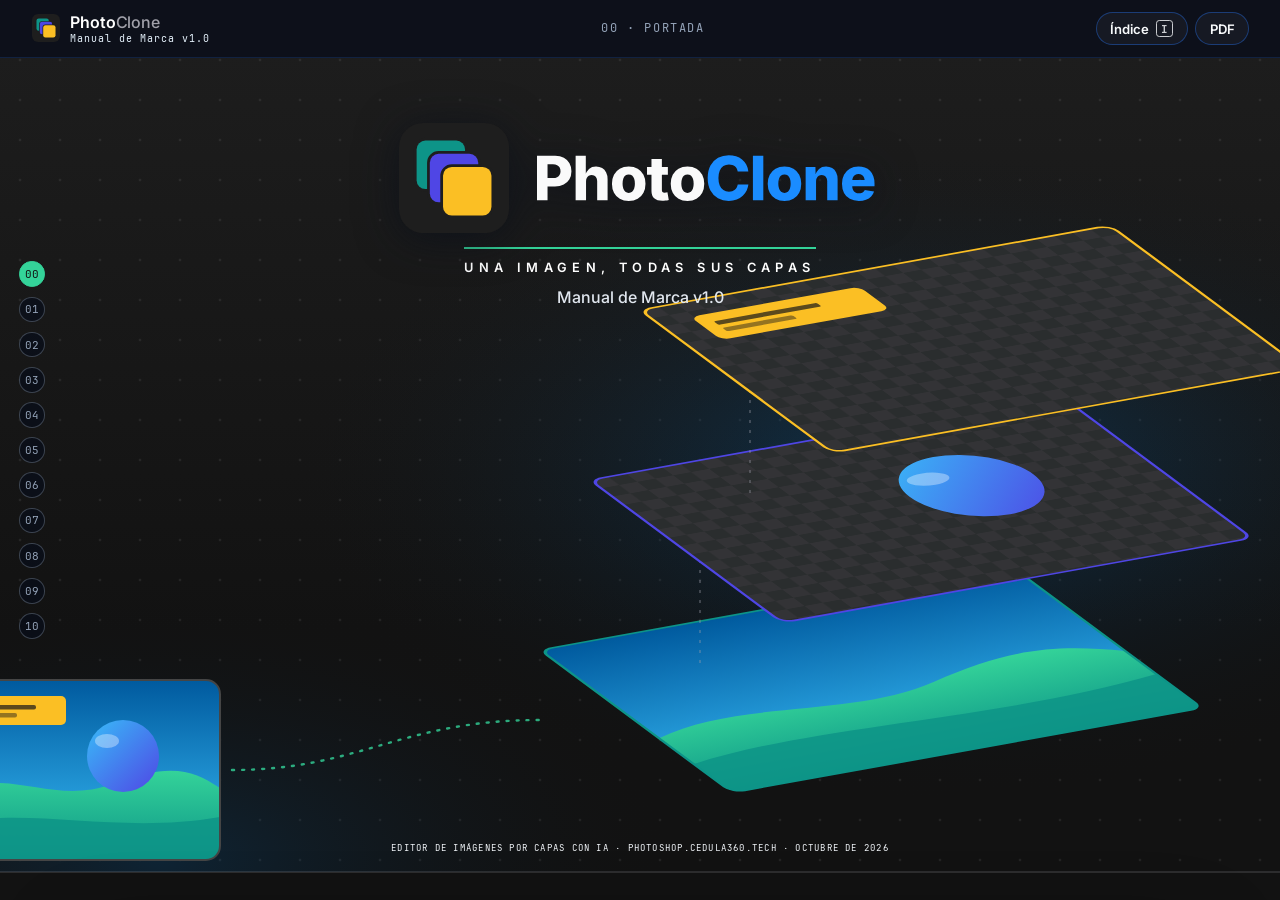
<file: docs/Manual_Marca_PhotoClone/v1.0/index.html>
<!DOCTYPE html>
<!-- GENERADO por scripts/build_v1.py desde contenido/ + plantillas/ + assets/ — no editar a mano. -->
<html lang="es">
<head>
<meta charset="utf-8">
<meta name="viewport" content="width=device-width, initial-scale=1">
<meta name="color-scheme" content="dark">
<title>PhotoClone · Manual de Marca v1.0.0</title>
<meta name="description" content="Manual de Marca PhotoClone v1.0 «Una imagen, todas sus capas»: origen, producto, símbolo, color, tipografía, interfaces, aplicaciones, tono, web y gobernanza, con cada afirmación respaldada por su fuente.">
<link rel="icon" href="assets/logos/pc-simbolo.svg" type="image/svg+xml">
<link rel="stylesheet" href="assets/fonts/fonts.css">
<link rel="stylesheet" href="assets/css/pc-v1-base.css">
<link rel="stylesheet" href="assets/css/pc-v1-inmersivo.css">
</head>
<body class="modo-inmersivo">
<a class="saltar" href="#principal">Saltar al contenido</a>

<header class="cab" role="banner">
  <a class="cab-marca" href="#cap-portada" data-ir="cap-portada" aria-label="PhotoClone, volver a la portada">
    <span class="cab-iso" aria-hidden="true"><svg width="100%" height="100%" focusable="false" aria-hidden="true"  xmlns="http://www.w3.org/2000/svg" viewBox="0 0 100 100"><g><rect width="100" height="100" rx="22" fill="#1E1E1E"/><rect x="16" y="16" width="44" height="44" rx="8" fill="#0D9488" stroke="#1E1E1E" stroke-width="5" paint-order="stroke"/><rect x="28" y="28" width="44" height="44" rx="8" fill="#4F46E5" stroke="#1E1E1E" stroke-width="5" paint-order="stroke"/><rect x="40" y="40" width="44" height="44" rx="8" fill="#FBBF24" stroke="#1E1E1E" stroke-width="5" paint-order="stroke"/></g></svg></span>
    <span class="cab-txt">Photo<i>Clone</i> <small>Manual de Marca v1.0</small></span>
  </a>
  <p class="cab-escena" aria-live="polite"><span data-escena-num>00</span> · <span data-escena-tit>Portada</span></p>
  <nav class="cab-acciones" aria-label="Acciones">
    <button type="button" class="btn-cab" data-abrir-indice aria-haspopup="dialog" aria-controls="indice">Índice <kbd>I</kbd></button>
    <a class="btn-cab" href="impresion.html" target="_blank" rel="noopener">PDF</a>
  </nav>
  <div class="progreso" aria-hidden="true"><span data-progreso></span></div>
</header>

<nav class="rail" aria-label="Capítulos">
  <ol><li><a href="#cap-portada" data-ir="cap-portada"><span class="rail-num">00</span><span class="rail-tit">Portada</span></a></li><li><a href="#cap-origen" data-ir="cap-origen"><span class="rail-num">01</span><span class="rail-tit">Origen</span></a></li><li><a href="#cap-producto" data-ir="cap-producto"><span class="rail-num">02</span><span class="rail-tit">Producto</span></a></li><li><a href="#cap-simbolo" data-ir="cap-simbolo"><span class="rail-num">03</span><span class="rail-tit">Símbolo</span></a></li><li><a href="#cap-color" data-ir="cap-color"><span class="rail-num">04</span><span class="rail-tit">Color</span></a></li><li><a href="#cap-tipografia" data-ir="cap-tipografia"><span class="rail-num">05</span><span class="rail-tit">Tipografía</span></a></li><li><a href="#cap-interfaces" data-ir="cap-interfaces"><span class="rail-num">06</span><span class="rail-tit">Interfaces</span></a></li><li><a href="#cap-aplicaciones" data-ir="cap-aplicaciones"><span class="rail-num">07</span><span class="rail-tit">Aplicaciones</span></a></li><li><a href="#cap-tono" data-ir="cap-tono"><span class="rail-num">08</span><span class="rail-tit">Tono</span></a></li><li><a href="#cap-web" data-ir="cap-web"><span class="rail-num">09</span><span class="rail-tit">Web</span></a></li><li><a href="#cap-gobernanza" data-ir="cap-gobernanza"><span class="rail-num">10</span><span class="rail-tit">Fuentes</span></a></li></ol>
</nav>

<div class="indice-modal" id="indice" role="dialog" aria-modal="true" aria-labelledby="indice-tit" hidden>
  <div class="indice-caja">
    <div class="indice-cab">
      <h2 id="indice-tit">Índice</h2>
      <button type="button" class="btn-cab" data-cerrar-indice aria-label="Cerrar índice">Cerrar <kbd>Esc</kbd></button>
    </div>
    <ol class="indice-lista"><li><a href="#cap-portada" data-ir="cap-portada"><span class="rail-num">00</span><span class="rail-tit">Portada</span></a></li><li><a href="#cap-origen" data-ir="cap-origen"><span class="rail-num">01</span><span class="rail-tit">Origen</span></a></li><li><a href="#cap-producto" data-ir="cap-producto"><span class="rail-num">02</span><span class="rail-tit">Producto</span></a></li><li><a href="#cap-simbolo" data-ir="cap-simbolo"><span class="rail-num">03</span><span class="rail-tit">Símbolo</span></a></li><li><a href="#cap-color" data-ir="cap-color"><span class="rail-num">04</span><span class="rail-tit">Color</span></a></li><li><a href="#cap-tipografia" data-ir="cap-tipografia"><span class="rail-num">05</span><span class="rail-tit">Tipografía</span></a></li><li><a href="#cap-interfaces" data-ir="cap-interfaces"><span class="rail-num">06</span><span class="rail-tit">Interfaces</span></a></li><li><a href="#cap-aplicaciones" data-ir="cap-aplicaciones"><span class="rail-num">07</span><span class="rail-tit">Aplicaciones</span></a></li><li><a href="#cap-tono" data-ir="cap-tono"><span class="rail-num">08</span><span class="rail-tit">Tono</span></a></li><li><a href="#cap-web" data-ir="cap-web"><span class="rail-num">09</span><span class="rail-tit">Web</span></a></li><li><a href="#cap-gobernanza" data-ir="cap-gobernanza"><span class="rail-num">10</span><span class="rail-tit">Fuentes</span></a></li></ol>
    <p class="indice-ayuda muted">Atajos: <kbd>I</kbd> índice · <kbd>J</kbd>/<kbd>K</kbd> capítulo siguiente o anterior · <kbd>Esc</kbd> cerrar. Ninguno actúa con Cmd, Ctrl o Alt.</p>
  </div>
</div>

<div class="viewport" id="k6-viewport">
  <main id="principal" tabindex="-1">
<section class="escena" id="cap-portada" data-escena="00" data-titulo-escena="Portada" aria-label="00 · Portada"><div class="lamina plantilla-portada sup-noche"><div class="portada"><div class="portada-fondo"><div class="grafica-capas"><div class="capa capa-fondo" data-z="0" aria-hidden="true"><svg viewBox="0 0 1600 900" preserveAspectRatio="xMidYMax slice" width="100%" height="100%"><defs><pattern id="p1-p" width="40" height="40" patternUnits="userSpaceOnUse"><circle cx="20" cy="20" r="1.3" fill="#FFFFFF" opacity=".07"/></pattern><linearGradient id="p1-g" x1="0" y1="0" x2="0" y2="1"><stop offset="0" stop-color="#1E1E1E"/><stop offset=".7" stop-color="#121212"/><stop offset="1" stop-color="#121212"/></linearGradient><radialGradient id="p1-r" cx=".5" cy=".5" r=".5"><stop offset="0" stop-color="#0078D4" stop-opacity=".30"/><stop offset="1" stop-color="#121212" stop-opacity="0"/></radialGradient></defs><rect width="1600" height="900" fill="url(#p1-g)"/><rect width="1600" height="900" fill="url(#p1-p)"/><ellipse cx="1080" cy="470" rx="640" ry="330" fill="url(#p1-r)"/><ellipse cx="320" cy="860" rx="520" ry="260" fill="url(#p1-r)" opacity=".6"/></svg></div><div class="capa capa-plano" data-z="4" aria-hidden="true"><svg viewBox="0 0 1600 900" preserveAspectRatio="xMidYMax slice" width="100%" height="100%"><defs><linearGradient id="p1-cie" x1="0" y1="0" x2="0" y2="1"><stop offset="0" stop-color="#005A9E"/><stop offset="1" stop-color="#38BDF8"/></linearGradient><linearGradient id="p1-esf" x1="0" y1="0" x2="1" y2="1"><stop offset="0" stop-color="#38BDF8"/><stop offset="1" stop-color="#4F46E5"/></linearGradient><linearGradient id="p1-col" x1="0" y1="0" x2="0" y2="1"><stop offset="0" stop-color="#34D399"/><stop offset="1" stop-color="#0D9488"/></linearGradient><pattern id="p1-dam" width="36" height="36" patternUnits="userSpaceOnUse"><rect width="36" height="36" fill="#2A2D2E"/><rect width="18" height="18" fill="#333336"/><rect x="18" y="18" width="18" height="18" fill="#333336"/></pattern></defs><clipPath id="p1-cl"><rect x="110" y="680" width="270" height="180" rx="14"/></clipPath><g clip-path="url(#p1-cl)"><g transform="translate(110 680)"><rect width="270" height="180" fill="url(#p1-cie)"/><path d="M0 112 C59 86 103 126 162 104 S243 90 270 108 V180 H0Z" fill="url(#p1-col)"/><path d="M0 144 C81 126 167 155 270 137 V180 H0Z" fill="#0D9488" opacity=".85"/><circle cx="173" cy="76" r="36" fill="url(#p1-esf)"/><ellipse cx="157" cy="61" rx="12" ry="7" fill="#FFFFFF" opacity=".35"/><rect x="19" y="16" width="97" height="29" rx="5" fill="#FBBF24"/><rect x="27" y="25" width="59" height="4.5" rx="2" fill="#18181B" opacity=".7"/><rect x="27" y="33" width="40" height="4.5" rx="2" fill="#18181B" opacity=".45"/></g></g><rect x="110" y="680" width="270" height="180" rx="14" fill="none" stroke="#454545" stroke-width="2"/><path d="M392 770 C520 770 560 720 700 720" fill="none" stroke="#34D399" stroke-width="2.4" stroke-dasharray="2 8" stroke-linecap="round" opacity=".8"/></svg></div><div class="capa capa-capa-fondo" data-z="3" aria-hidden="true"><svg viewBox="0 0 1600 900" preserveAspectRatio="xMidYMax slice" width="100%" height="100%"><defs><linearGradient id="p1-capa-fondo-cie" x1="0" y1="0" x2="0" y2="1"><stop offset="0" stop-color="#005A9E"/><stop offset="1" stop-color="#38BDF8"/></linearGradient><linearGradient id="p1-capa-fondo-esf" x1="0" y1="0" x2="1" y2="1"><stop offset="0" stop-color="#38BDF8"/><stop offset="1" stop-color="#4F46E5"/></linearGradient><linearGradient id="p1-capa-fondo-col" x1="0" y1="0" x2="0" y2="1"><stop offset="0" stop-color="#34D399"/><stop offset="1" stop-color="#0D9488"/></linearGradient><pattern id="p1-capa-fondo-dam" width="36" height="36" patternUnits="userSpaceOnUse"><rect width="36" height="36" fill="#2A2D2E"/><rect width="18" height="18" fill="#333336"/><rect x="18" y="18" width="18" height="18" fill="#333336"/></pattern></defs><g transform="translate(700 650) matrix(1 -0.18 0.62 0.46 0 0)" opacity="1.0"><clipPath id="p1-capa-fondo-h0"><rect width="470" height="310" rx="12"/></clipPath><g clip-path="url(#p1-capa-fondo-h0)"><rect width="470" height="310" fill="url(#p1-capa-fondo-cie)"/><path d="M0 192 C103 149 179 217 282 180 S423 155 470 186 V310 H0Z" fill="url(#p1-capa-fondo-col)"/><path d="M0 248 C141 217 291 267 470 236 V310 H0Z" fill="#0D9488" opacity=".85"/></g><rect width="470" height="310" rx="12" fill="none" stroke="#0D9488" stroke-width="3"/></g></svg></div><div class="capa capa-capa-figura" data-z="2" aria-hidden="true"><svg viewBox="0 0 1600 900" preserveAspectRatio="xMidYMax slice" width="100%" height="100%"><defs><linearGradient id="p1-capa-figura-cie" x1="0" y1="0" x2="0" y2="1"><stop offset="0" stop-color="#005A9E"/><stop offset="1" stop-color="#38BDF8"/></linearGradient><linearGradient id="p1-capa-figura-esf" x1="0" y1="0" x2="1" y2="1"><stop offset="0" stop-color="#38BDF8"/><stop offset="1" stop-color="#4F46E5"/></linearGradient><linearGradient id="p1-capa-figura-col" x1="0" y1="0" x2="0" y2="1"><stop offset="0" stop-color="#34D399"/><stop offset="1" stop-color="#0D9488"/></linearGradient><pattern id="p1-capa-figura-dam" width="36" height="36" patternUnits="userSpaceOnUse"><rect width="36" height="36" fill="#2A2D2E"/><rect width="18" height="18" fill="#333336"/><rect x="18" y="18" width="18" height="18" fill="#333336"/></pattern></defs><path d="M860 510 V670" stroke="#A1A1AA" stroke-width="1.5" stroke-dasharray="3 7" opacity=".45"/><g transform="translate(750 480) matrix(1 -0.18 0.62 0.46 0 0)" opacity="1.0"><clipPath id="p1-capa-figura-h0"><rect width="470" height="310" rx="12"/></clipPath><g clip-path="url(#p1-capa-figura-h0)"><rect width="470" height="310" rx="12" fill="url(#p1-capa-figura-dam)"/><circle cx="301" cy="130" r="62" fill="url(#p1-capa-figura-esf)"/><ellipse cx="273" cy="105" rx="20" ry="12" fill="#FFFFFF" opacity=".35"/></g><rect width="470" height="310" rx="12" fill="none" stroke="#4F46E5" stroke-width="3"/></g></svg></div><div class="capa capa-capa-texto" data-z="1" aria-hidden="true"><svg viewBox="0 0 1600 900" preserveAspectRatio="xMidYMax slice" width="100%" height="100%"><defs><linearGradient id="p1-capa-texto-cie" x1="0" y1="0" x2="0" y2="1"><stop offset="0" stop-color="#005A9E"/><stop offset="1" stop-color="#38BDF8"/></linearGradient><linearGradient id="p1-capa-texto-esf" x1="0" y1="0" x2="1" y2="1"><stop offset="0" stop-color="#38BDF8"/><stop offset="1" stop-color="#4F46E5"/></linearGradient><linearGradient id="p1-capa-texto-col" x1="0" y1="0" x2="0" y2="1"><stop offset="0" stop-color="#34D399"/><stop offset="1" stop-color="#0D9488"/></linearGradient><pattern id="p1-capa-texto-dam" width="36" height="36" patternUnits="userSpaceOnUse"><rect width="36" height="36" fill="#2A2D2E"/><rect width="18" height="18" fill="#333336"/><rect x="18" y="18" width="18" height="18" fill="#333336"/></pattern></defs><path d="M910 340 V500" stroke="#A1A1AA" stroke-width="1.5" stroke-dasharray="3 7" opacity=".45"/><g transform="translate(800 310) matrix(1 -0.18 0.62 0.46 0 0)" opacity="1.0"><clipPath id="p1-capa-texto-h0"><rect width="470" height="310" rx="12"/></clipPath><g clip-path="url(#p1-capa-texto-h0)"><rect width="470" height="310" rx="12" fill="url(#p1-capa-texto-dam)"/><rect x="33" y="28" width="169" height="50" rx="9" fill="#FBBF24"/><rect x="47" y="43" width="103" height="7.8" rx="2" fill="#18181B" opacity=".7"/><rect x="47" y="57" width="70" height="7.8" rx="2" fill="#18181B" opacity=".45"/></g><rect width="470" height="310" rx="12" fill="none" stroke="#FBBF24" stroke-width="3"/></g></svg></div><div class="capa capa-suelo" data-z="1" aria-hidden="true"><svg viewBox="0 0 1600 900" preserveAspectRatio="xMidYMax slice" width="100%" height="100%"><path d="M0 872 H1600 V900 H0 Z" fill="#121212"/><path d="M0 872 H1600" stroke="#A1A1AA" stroke-width="1.5" opacity=".25"/></svg></div></div></div><div class="portada-texto"><div class="portada-marca"><div class="imago sobre-oscuro" role="img" aria-label="PhotoClone"><div class="logo imago-svg" data-logo="pc-horizontal-negativo.svg" style="aspect-ratio:437 / 100;"><svg width="100%" height="100%" focusable="false" aria-hidden="true"  xmlns="http://www.w3.org/2000/svg" viewBox="0 0 437 100"><g><rect width="100" height="100" rx="22" fill="#1E1E1E"/><rect x="16" y="16" width="44" height="44" rx="8" fill="#0D9488" stroke="#1E1E1E" stroke-width="5" paint-order="stroke"/><rect x="28" y="28" width="44" height="44" rx="8" fill="#4F46E5" stroke="#1E1E1E" stroke-width="5" paint-order="stroke"/><rect x="40" y="40" width="44" height="44" rx="8" fill="#FBBF24" stroke="#1E1E1E" stroke-width="5" paint-order="stroke"/></g><path d="M125.37 70.21V29.79H141.93Q146.48 29.79 149.78 31.55Q153.08 33.32 154.87 36.47Q156.66 39.62 156.66 43.76Q156.66 47.93 154.84 51.03Q153.02 54.14 149.65 55.86Q146.28 57.59 141.65 57.59H131.38V50.03H139.9Q142.15 50.03 143.67 49.24Q145.19 48.45 145.96 47.04Q146.73 45.63 146.73 43.76Q146.73 41.85 145.96 40.46Q145.19 39.07 143.67 38.31Q142.14 37.56 139.88 37.56H134.94V70.21Z M169.92 52.9V70.21H160.46V29.79H169.71V47.54H169.12Q170.23 43.91 172.61 41.71Q174.99 39.5 178.99 39.5Q182.18 39.5 184.54 40.92Q186.9 42.33 188.2 44.9Q189.5 47.47 189.5 50.91V70.21H180.03V52.74Q180.03 50.19 178.73 48.73Q177.42 47.28 175.09 47.28Q173.56 47.28 172.39 47.95Q171.22 48.62 170.57 49.87Q169.92 51.12 169.92 52.9Z M208.71 70.78Q203.97 70.78 200.54 68.81Q197.12 66.85 195.29 63.33Q193.46 59.82 193.46 55.15Q193.46 50.47 195.29 46.95Q197.12 43.43 200.54 41.47Q203.97 39.5 208.71 39.5Q213.46 39.5 216.87 41.47Q220.28 43.43 222.11 46.95Q223.93 50.47 223.93 55.15Q223.93 59.82 222.11 63.33Q220.28 66.85 216.87 68.81Q213.46 70.78 208.71 70.78ZM208.71 63.54Q210.52 63.54 211.77 62.49Q213.02 61.43 213.66 59.53Q214.3 57.62 214.3 55.11Q214.3 52.57 213.66 50.7Q213.02 48.82 211.77 47.78Q210.52 46.74 208.71 46.74Q206.89 46.74 205.64 47.78Q204.39 48.82 203.75 50.69Q203.11 52.57 203.11 55.11Q203.11 57.62 203.75 59.53Q204.39 61.43 205.64 62.49Q206.89 63.54 208.71 63.54Z M244.27 39.88V46.9H225.33V39.88ZM229.36 32.67H238.82V60.92Q238.82 62.13 239.38 62.72Q239.95 63.3 241.24 63.3Q241.72 63.3 242.61 63.18Q243.49 63.06 243.86 62.95L245.09 69.86Q243.49 70.32 242 70.48Q240.51 70.65 239.17 70.65Q234.35 70.65 231.85 68.38Q229.36 66.11 229.36 61.77Z M262.1 70.78Q257.36 70.78 253.93 68.81Q250.51 66.85 248.68 63.33Q246.85 59.82 246.85 55.15Q246.85 50.47 248.68 46.95Q250.51 43.43 253.93 41.47Q257.36 39.5 262.1 39.5Q266.85 39.5 270.26 41.47Q273.66 43.43 275.49 46.95Q277.32 50.47 277.32 55.15Q277.32 59.82 275.49 63.33Q273.66 66.85 270.26 68.81Q266.85 70.78 262.1 70.78ZM262.1 63.54Q263.91 63.54 265.16 62.49Q266.4 61.43 267.04 59.53Q267.68 57.62 267.68 55.11Q267.68 52.57 267.04 50.7Q266.4 48.82 265.16 47.78Q263.91 46.74 262.1 46.74Q260.28 46.74 259.03 47.78Q257.77 48.82 257.13 50.69Q256.49 52.57 256.49 55.11Q256.49 57.62 257.13 59.53Q257.77 61.43 259.03 62.49Q260.28 63.54 262.1 63.54Z" fill="#FAFAFA"/><path d="M299.52 70.75Q294.07 70.75 289.75 68.34Q285.43 65.92 282.92 61.29Q280.42 56.66 280.42 50.03Q280.42 43.35 282.95 38.71Q285.49 34.07 289.82 31.66Q294.16 29.25 299.52 29.25Q303.12 29.25 306.2 30.24Q309.28 31.22 311.63 33.12Q313.99 35.02 315.47 37.77Q316.95 40.53 317.37 44.06H307.68Q307.45 42.57 306.8 41.39Q306.15 40.21 305.13 39.37Q304.11 38.53 302.75 38.09Q301.4 37.65 299.77 37.65Q296.82 37.65 294.66 39.11Q292.5 40.58 291.35 43.34Q290.2 46.1 290.2 50.03Q290.2 54.07 291.37 56.82Q292.55 59.57 294.69 60.96Q296.82 62.35 299.73 62.35Q301.36 62.35 302.7 61.91Q304.05 61.46 305.09 60.63Q306.13 59.79 306.8 58.61Q307.48 57.43 307.72 55.94H317.41Q317.15 58.64 315.86 61.27Q314.57 63.9 312.31 66.04Q310.05 68.19 306.85 69.47Q303.65 70.75 299.52 70.75Z M330.97 29.79V70.21H321.51V29.79Z M350.21 70.78Q345.47 70.78 342.04 68.81Q338.62 66.85 336.79 63.33Q334.96 59.82 334.96 55.15Q334.96 50.47 336.79 46.95Q338.62 43.43 342.04 41.47Q345.47 39.5 350.21 39.5Q354.96 39.5 358.37 41.47Q361.78 43.43 363.6 46.95Q365.43 50.47 365.43 55.15Q365.43 59.82 363.6 63.33Q361.78 66.85 358.37 68.81Q354.96 70.78 350.21 70.78ZM350.21 63.54Q352.02 63.54 353.27 62.49Q354.51 61.43 355.16 59.53Q355.8 57.62 355.8 55.11Q355.8 52.57 355.16 50.7Q354.51 48.82 353.27 47.78Q352.02 46.74 350.21 46.74Q348.39 46.74 347.14 47.78Q345.88 48.82 345.24 50.69Q344.6 52.57 344.6 55.11Q344.6 57.62 345.24 59.53Q345.88 61.43 347.14 62.49Q348.39 63.54 350.21 63.54Z M378.88 52.9V70.21H369.42V39.88H378.32L378.49 47.54H378.08Q379.2 43.91 381.58 41.71Q383.95 39.5 387.95 39.5Q391.14 39.5 393.5 40.92Q395.86 42.33 397.16 44.9Q398.46 47.47 398.46 50.91V70.21H389V52.74Q389 50.19 387.69 48.73Q386.39 47.28 384.06 47.28Q382.53 47.28 381.36 47.95Q380.19 48.62 379.53 49.87Q378.88 51.12 378.88 52.9Z M417.71 70.78Q412.97 70.78 409.53 68.9Q406.1 67.02 404.26 63.52Q402.43 60.02 402.43 55.17Q402.43 50.48 404.26 46.96Q406.1 43.43 409.46 41.47Q412.81 39.5 417.37 39.5Q420.57 39.5 423.24 40.51Q425.92 41.51 427.88 43.48Q429.85 45.44 430.93 48.32Q432 51.2 432 54.98V57.36H405.78V51.83H427.5L423.07 53.15Q423.07 51.03 422.44 49.51Q421.8 48 420.55 47.18Q419.31 46.36 417.45 46.36Q415.6 46.36 414.33 47.18Q413.05 48.01 412.39 49.49Q411.73 50.96 411.73 52.96V56.92Q411.73 59.25 412.5 60.81Q413.26 62.37 414.65 63.15Q416.04 63.92 417.88 63.92Q419.16 63.92 420.2 63.56Q421.24 63.2 421.99 62.51Q422.74 61.81 423.12 60.8L431.56 62.19Q430.81 64.8 428.94 66.73Q427.07 68.66 424.24 69.72Q421.41 70.78 417.71 70.78Z" fill="#1A8CFF"/></svg></div></div></div><p class="portada-lema">Una imagen, todas sus capas</p><p class="portada-sub">Manual de Marca v1.0</p><p class="portada-pie">Editor de imágenes por capas con IA · photoshop.cedula360.tech · Octubre de 2026</p></div></div></div><div class="lamina plantilla-libre sup-claro"><div class="cols" style="--cols:1.2fr 1fr"><div class="col"><p class="eyebrow">Contenido</p><h2 data-revelar>Una imagen, todas sus capas</h2><ol class="indice"><li><a href="#cap-origen"><span class="ind-num">01</span><span class="ind-tit">Origen y nombre</span><span class="ind-pag">03</span></a></li><li><a href="#cap-producto"><span class="ind-num">02</span><span class="ind-tit">Producto</span><span class="ind-pag">06</span></a></li><li><a href="#cap-simbolo"><span class="ind-num">03</span><span class="ind-tit">Símbolo y logotipo</span><span class="ind-pag">10</span></a></li><li><a href="#cap-color"><span class="ind-num">04</span><span class="ind-tit">Color</span><span class="ind-pag">17</span></a></li><li><a href="#cap-tipografia"><span class="ind-num">05</span><span class="ind-tit">Tipografía</span><span class="ind-pag">24</span></a></li><li><a href="#cap-interfaces"><span class="ind-num">06</span><span class="ind-tit">Interfaces</span><span class="ind-pag">27</span></a></li><li><a href="#cap-aplicaciones"><span class="ind-num">07</span><span class="ind-tit">Aplicaciones</span><span class="ind-pag">29</span></a></li><li><a href="#cap-tono"><span class="ind-num">08</span><span class="ind-tit">Tono y voz</span><span class="ind-pag">32</span></a></li><li><a href="#cap-web"><span class="ind-num">09</span><span class="ind-tit">Web</span><span class="ind-pag">34</span></a></li><li><a href="#cap-gobernanza"><span class="ind-num">10</span><span class="ind-tit">Gobernanza y fuentes</span><span class="ind-pag">36</span></a></li></ol></div><div class="col"><div class="tarjeta tono-cian card-viva" data-revelar><strong class="tar-tit">Qué es este manual</strong><span class="tar-sub">Versión 1.0 · octubre de 2026</span><p>El primer manual de marca de PhotoClone. Hasta hoy no había logotipo: un icono de catálogo junto al nombre en texto <sup class="cita">[<a href="#fuente-portada-anterior">1</a>]</sup>, un título que usaba el nombre de un producto de otra empresa <sup class="cita">[<a href="#fuente-layout">2</a>]</sup> y fuentes pedidas a terceros en cada visita <sup class="cita">[<a href="#fuente-globals">4</a>]</sup>. Esta versión fija una identidad propia, la mide y la lleva a la aplicación.</p></div><aside class="nota nota-azul" data-revelar><strong class="nota-tit">Una sola fuente</strong><p>Los colores, las fuentes, los favicons, las capas de la portada y los pósters del recorrido salen de este manual: el build los escribe en src/marca y public/. Si algo se cambia allí a mano, el audit lo detecta.</p></aside><aside class="nota nota-verde" data-revelar><strong class="nota-tit">Nada sin fuente</strong><p>Cada afirmación lleva un número entre corchetes que remite a la bibliografía del capítulo 10. Si algo no tiene fuente, no está.</p></aside></div></div></div></section>
<section class="escena" id="cap-origen" data-escena="01" data-titulo-escena="Origen" aria-label="01 · Origen y nombre"><div class="lamina plantilla-portadilla sup-noche"><div class="porta"><div class="porta-texto"><p class="porta-num">01</p><p class="eyebrow">Capítulo 01</p><h2 class="porta-tit" data-titulo>Origen y nombre</h2><p class="porta-lead">PhotoClone nació el 28 de diciembre de 2025 como un editor de imágenes por capas en el navegador, con una idea propia: que la IA haga el trabajo pesado de separar la imagen y la persona decida qué cambia.</p></div><div class="porta-fig"><div class="escaneo-vivo"><canvas class="escaneo-gl" aria-hidden="true" data-solo-inmersivo></canvas><svg class="escaneo-respaldo" viewBox="0 0 320 200" preserveAspectRatio="xMidYMid slice" width="100%" height="100%" aria-hidden="true"><defs><linearGradient id="er1-cie" x1="0" y1="0" x2="0" y2="1"><stop offset="0" stop-color="#005A9E"/><stop offset="1" stop-color="#38BDF8"/></linearGradient><linearGradient id="er1-esf" x1="0" y1="0" x2="1" y2="1"><stop offset="0" stop-color="#38BDF8"/><stop offset="1" stop-color="#4F46E5"/></linearGradient><linearGradient id="er1-col" x1="0" y1="0" x2="0" y2="1"><stop offset="0" stop-color="#34D399"/><stop offset="1" stop-color="#0D9488"/></linearGradient><pattern id="er1-dam" width="40" height="40" patternUnits="userSpaceOnUse"><rect width="40" height="40" fill="#2A2D2E"/><rect width="20" height="20" fill="#333336"/><rect x="20" y="20" width="20" height="20" fill="#333336"/></pattern></defs><rect width="320" height="200" fill="#121212"/><clipPath id="er1-cl"><rect x="18" y="64" width="104" height="72" rx="6"/></clipPath><g clip-path="url(#er1-cl)"><g transform="translate(18 64)"><rect width="104" height="72" fill="url(#er1-cie)"/><path d="M0 45 C23 35 40 50 62 42 S94 36 104 43 V72 H0Z" fill="url(#er1-col)"/><path d="M0 58 C31 50 64 62 104 55 V72 H0Z" fill="#0D9488" opacity=".85"/><circle cx="67" cy="30" r="14" fill="url(#er1-esf)"/><ellipse cx="60" cy="24" rx="5" ry="3" fill="#FFFFFF" opacity=".35"/><rect x="7" y="6" width="37" height="12" rx="2" fill="#FBBF24"/><rect x="10" y="10" width="23" height="1.8" rx="2" fill="#18181B" opacity=".7"/><rect x="10" y="13" width="16" height="1.8" rx="2" fill="#18181B" opacity=".45"/></g></g><rect x="18" y="64" width="104" height="72" rx="6" fill="none" stroke="#454545" stroke-width="2"/><g transform="translate(140 18) scale(.3)"><g transform="translate(0 380) matrix(1 -0.18 0.62 0.46 0 0)" opacity="1.0"><clipPath id="er1-h1"><rect width="420" height="270" rx="12"/></clipPath><g clip-path="url(#er1-h1)"><rect width="420" height="270" fill="url(#er1-cie)"/><path d="M0 167 C92 130 160 189 252 157 S378 135 420 162 V270 H0Z" fill="url(#er1-col)"/><path d="M0 216 C126 189 260 232 420 205 V270 H0Z" fill="#0D9488" opacity=".85"/></g><rect width="420" height="270" rx="12" fill="none" stroke="#0D9488" stroke-width="3"/></g><g transform="translate(40 230) matrix(1 -0.18 0.62 0.46 0 0)" opacity="1.0"><clipPath id="er1-h2"><rect width="420" height="270" rx="12"/></clipPath><g clip-path="url(#er1-h2)"><rect width="420" height="270" rx="12" fill="url(#er1-dam)"/><circle cx="269" cy="113" r="54" fill="url(#er1-esf)"/><ellipse cx="244" cy="92" rx="17" ry="11" fill="#FFFFFF" opacity=".35"/></g><rect width="420" height="270" rx="12" fill="none" stroke="#4F46E5" stroke-width="3"/></g><g transform="translate(80 80) matrix(1 -0.18 0.62 0.46 0 0)" opacity="1.0"><clipPath id="er1-h3"><rect width="420" height="270" rx="12"/></clipPath><g clip-path="url(#er1-h3)"><rect width="420" height="270" rx="12" fill="url(#er1-dam)"/><rect x="29" y="24" width="151" height="43" rx="8" fill="#FBBF24"/><rect x="42" y="38" width="92" height="6.8" rx="2" fill="#18181B" opacity=".7"/><rect x="42" y="50" width="63" height="6.8" rx="2" fill="#18181B" opacity=".45"/></g><rect width="420" height="270" rx="12" fill="none" stroke="#FBBF24" stroke-width="3"/></g></g></svg></div></div></div></div><div class="lamina plantilla-libre sup-claro"><div class="cols" style="--cols:1fr 1fr"><div class="col"><p class="eyebrow">El nombre</p><h2 data-revelar>Photo · Clone</h2><p class="" data-revelar>Una palabra en dos partes. <strong>Photo</strong> es la materia: una imagen. <strong>Clone</strong> es lo que hace con ella: una copia en capas que se puede editar sin tocar el original <sup class="cita">[<a href="#fuente-replicate">10</a>, <a href="#fuente-export">9</a>]</sup>.</p><p class="" data-revelar>Se escribe <strong>PhotoClone</strong>, con dos mayúsculas y sin espacio. «AI» deja de formar parte del nombre: la IA se nombra cuando actúa, no en el logotipo. El servicio vive hoy en <span class="mono">photoshop.cedula360.tech</span> <sup class="cita">[<a href="#fuente-caddy">16</a>]</sup>.</p></div><div class="col"><p class="eyebrow">Lo que hace</p><h2 data-revelar>De una imagen plana a sus capas</h2><p class="" data-revelar>Recibe una imagen, la envía a un modelo que la separa en capas sobre transparente y las pone en un editor con herramientas, modos de fusión y filtros. Una capa se puede volver a pedir cambiada con una instrucción de texto <sup class="cita">[<a href="#fuente-replicate">10</a>, <a href="#fuente-tools">6</a>]</sup>.</p><ul class="lista " data-revelar><li>Para quien necesita mover un objeto, cambiar un rótulo o reutilizar un fondo sin rehacer la imagen.</li><li>Para otros sistemas, por la API, con clave.</li></ul><aside class="nota nota-azul" data-revelar><strong class="nota-tit">Lo que no es</strong><p>No es un programa de retoque profesional ni pretende parecerse a uno: es un editor web por capas con IA. Por eso la marca no usa nombres, iniciales ni colores de productos de otras empresas <sup class="cita">[<a href="#fuente-marca-ajena">27</a>]</sup>.</p></aside></div></div></div><div class="lamina plantilla-libre sup-claro"><p class="eyebrow">Cronología</p><h2 data-revelar>De un commit a un manual</h2><div class="crono-scroll" tabindex="0" role="region" aria-label="Cronología de PhotoClone, desplazable"><div class="crono" style="--n:8;min-width:88em"><div class="cr-hito"><span class="cr-fecha">28-12-2025</span><span class="cr-acto">Primer commit</span><p>Un editor de imágenes por capas que corre en el navegador. <sup class="cita">[<a href="#fuente-git-inicial">18</a>]</sup></p></div><div class="cr-hito"><span class="cr-fecha">28-12-2025</span><span class="cr-acto">Capas con IA</span><p>Separar una imagen en capas y editar una capa con una instrucción. <sup class="cita">[<a href="#fuente-git-ia">19</a>]</sup></p></div><div class="cr-hito"><span class="cr-fecha">17-05-2026</span><span class="cr-acto">Cuentas y Cédula 360</span><p>Cuenta local y «Continuar con Cédula 360»; el editor sigue siendo público. <sup class="cita">[<a href="#fuente-git-c360">20</a>]</sup></p></div><div class="cr-hito"><span class="cr-fecha">17-05-2026</span><span class="cr-acto">IA en producción</span><p>La separación en capas funciona en el servidor público. <sup class="cita">[<a href="#fuente-git-replicate">21</a>]</sup></p></div><div class="cr-hito"><span class="cr-fecha">17-05-2026</span><span class="cr-acto">Editor completo</span><p>Todos los menús, herramientas y paneles hacen lo que dicen. <sup class="cita">[<a href="#fuente-git-editor">22</a>]</sup></p></div><div class="cr-hito"><span class="cr-fecha">18-05-2026</span><span class="cr-acto">API pública v1</span><p>Separar, editar y transformar desde otros sistemas, con clave. <sup class="cita">[<a href="#fuente-git-api">24</a>]</sup></p></div><div class="cr-hito"><span class="cr-fecha">12-06-2026</span><span class="cr-acto">N capas de verdad</span><p>La separación devolvía una sola capa; desde entonces, las que se piden. <sup class="cita">[<a href="#fuente-git-capas">25</a>]</sup></p></div><div class="cr-hito creacion"><span class="cr-fecha">11-10-2026</span><span class="cr-acto">Manual de Marca v1.0</span><p>Primer símbolo propio, paleta cerrada y una portada que no promete de más. <sup class="cita">[<a href="#fuente-manual">26</a>]</sup></p></div></div></div><p class="crono-ley"><span><i style="background:var(--pc-trazo)"></i>Hito de marca</span><span><i style="background:var(--pc-tinta)"></i>Hito de producto</span></p><p class="small muted" data-revelar>Las fechas salen del historial del repositorio y del CHANGELOG. Hasta esta versión la identidad no se había decidido: se había ido acumulando.</p></div></section>
<section class="escena" id="cap-producto" data-escena="02" data-titulo-escena="Producto" aria-label="02 · Producto"><div class="lamina plantilla-portadilla sup-noche"><div class="porta"><div class="porta-texto"><p class="porta-num">02</p><p class="eyebrow">Capítulo 02</p><h2 class="porta-tit" data-titulo>Producto</h2><p class="porta-lead">Cinco pasos, tres formas de exportar, tres capas y una acción. Y la lista de lo que el producto decía de sí mismo sin respaldo.</p></div><div class="porta-fig"><figure class="fig-logo fondo-oscuro"><div class="logo logo-fig" data-logo="pc-simbolo.svg" style="aspect-ratio:100 / 100;"><svg width="100%" height="100%" focusable="false" aria-hidden="true"  xmlns="http://www.w3.org/2000/svg" viewBox="0 0 100 100"><g><rect width="100" height="100" rx="22" fill="#1E1E1E"/><rect x="16" y="16" width="44" height="44" rx="8" fill="#0D9488" stroke="#1E1E1E" stroke-width="5" paint-order="stroke"/><rect x="28" y="28" width="44" height="44" rx="8" fill="#4F46E5" stroke="#1E1E1E" stroke-width="5" paint-order="stroke"/><rect x="40" y="40" width="44" height="44" rx="8" fill="#FBBF24" stroke="#1E1E1E" stroke-width="5" paint-order="stroke"/></g></svg></div></figure></div></div></div><div class="lamina plantilla-libre sup-claro"><p class="eyebrow">El flujo</p><h2 data-revelar>Cinco pasos, una imagen editable</h2><div class="suite"><div class="suite-mod"><span class="suite-ico"><svg class="ico" viewBox="0 0 24 24" aria-hidden="true" focusable="false"><path d="M12 16V4M7 9l5-5 5 5"/><path d="M4 16v3a1 1 0 0 0 1 1h14a1 1 0 0 0 1-1v-3"/></svg></span><strong>Sube la imagen</strong><p>Cualquier imagen que abra el navegador, o un proyecto .photoclone para seguir donde lo dejó. <sup class="cita">[<a href="#fuente-menubar">5</a>]</sup></p></div><div class="suite-mod"><span class="suite-ico"><svg class="ico" viewBox="0 0 24 24" aria-hidden="true" focusable="false"><path d="m12 3 9 5-9 5-9-5 9-5z"/><path d="m3 13 9 5 9-5"/></svg></span><strong>La IA la separa</strong><p>Entre 2 y 10 capas, 4 si no dice otra cosa. Cada una sobre transparente, lista para moverse sola. <sup class="cita">[<a href="#fuente-replicate">10</a>]</sup></p></div><div class="suite-mod"><span class="suite-ico"><svg class="ico" viewBox="0 0 24 24" aria-hidden="true" focusable="false"><path d="m4 20 11-11M14 4v3M18.5 5.5l-2 2M20 10h-3M12.5 2.5l1 1"/></svg></span><strong>Edita una capa con texto</strong><p>Escriba el cambio. La capa y la instrucción van al modelo de edición y vuelve una capa nueva. <sup class="cita">[<a href="#fuente-replicate">10</a>, <a href="#fuente-ruta-ia">11</a>]</sup></p></div><div class="suite-mod"><span class="suite-ico"><svg class="ico" viewBox="0 0 24 24" aria-hidden="true" focusable="false"><path d="M9.5 14.5 18 6a2 2 0 0 1 3 3l-8.5 8.5"/><path d="M9.5 14.5c-2-.5-4 1-4 3.5 0 1-1 2-2.5 2 3 2 7 1 7.5-2.5"/></svg></span><strong>Retoca a mano</strong><p>Diez herramientas, seis modos de fusión, opacidad por capa y filtros sobre la capa o la selección. <sup class="cita">[<a href="#fuente-tools">6</a>, <a href="#fuente-blend">7</a>, <a href="#fuente-ops">8</a>]</sup></p></div><div class="suite-mod"><span class="suite-ico"><svg class="ico" viewBox="0 0 24 24" aria-hidden="true" focusable="false"><path d="M12 4v12M7 11l5 5 5-5"/><path d="M4 20h16"/></svg></span><strong>Exporta</strong><p>La imagen plana, todas las capas por separado o el proyecto entero para reabrirlo. <sup class="cita">[<a href="#fuente-export">9</a>]</sup></p></div></div><p class="eyebrow">Lo que se lleva</p><div class="capas-op"><div class="capa-op" style="--capa:#0D9488;--capa-t:#18181B"><span class="capa-letra ext">.png</span><div><strong>Imagen plana</strong><p>La composición tal como se ve, con sus capas visibles. <sup class="cita">[<a href="#fuente-export">9</a>]</sup></p></div></div><div class="capa-op" style="--capa:#4F46E5;--capa-t:#FFFFFF"><span class="capa-letra ext">.zip</span><div><strong>Todas las capas</strong><p>Un PNG por capa y un metadata.json con su nombre, opacidad y modo de fusión. <sup class="cita">[<a href="#fuente-export">9</a>]</sup></p></div></div><div class="capa-op" style="--capa:#FBBF24;--capa-t:#18181B"><span class="capa-letra ext">.photoclone</span><div><strong>Proyecto</strong><p>Las capas y su orden, para volver a abrirlo en el editor y seguir. <sup class="cita">[<a href="#fuente-export">9</a>, <a href="#fuente-menubar">5</a>]</sup></p></div></div></div></div><div class="lamina plantilla-libre sup-claro"><div class="cols" style="--cols:1fr 1fr"><div class="col"><p class="eyebrow">Las capas</p><h2 data-revelar>Color + palabra</h2><div class="conceptos-op"><div class="concepto-op"><span class="sev-demo" style="background:#0D9488;color:#18181B">FONDO</span><p>Lo que sostiene la imagen: cielo, paisaje, pared. <sup class="cita">[<a href="#fuente-replicate">10</a>]</sup></p></div><div class="concepto-op"><span class="sev-demo" style="background:#4F46E5;color:#FFFFFF">FIGURA</span><p>El objeto o los objetos principales, recortados. <sup class="cita">[<a href="#fuente-replicate">10</a>]</sup></p></div><div class="concepto-op"><span class="sev-demo" style="background:#FBBF24;color:#18181B">TEXTO</span><p>Rótulos, titulares y marcas gráficas. <sup class="cita">[<a href="#fuente-replicate">10</a>]</sup></p></div><div class="concepto-op"><span class="sev-demo" style="background:#0078D4;color:#FFFFFF">IA</span><p>La acción: separar o editar. Siempre a petición, nunca sola. <sup class="cita">[<a href="#fuente-ruta-ia">11</a>]</sup></p></div></div><p class="small muted" data-revelar>Filtros y transformaciones sobre la capa activa o la selección <sup class="cita">[<a href="#fuente-ops">8</a>]</sup>:</p><p class="campos mono" data-revelar>Invertir · Escala de grises · Desenfocar · Enfocar · Rotar 90° · Voltear · Escalar</p></div><div class="col"><p class="eyebrow">Por dónde se usa</p><h2 data-revelar>Tres puertas</h2><div class="modulos-op dos"><div class="mod-op"><strong><svg class="ico" viewBox="0 0 24 24" aria-hidden="true" focusable="false"><circle cx="12" cy="12" r="9"/><path d="M3 12h18M12 3a14 14 0 0 1 0 18M12 3a14 14 0 0 0 0 18"/></svg> El editor</strong><span class="mono">/editor</span><p>Público y sin cuenta. La cuenta solo hace falta para administrar. <sup class="cita">[<a href="#fuente-auth">15</a>]</sup></p></div><div class="mod-op"><strong><svg class="ico" viewBox="0 0 24 24" aria-hidden="true" focusable="false"><path d="m8 8-4 4 4 4M16 8l4 4-4 4M13.5 5l-3 14"/></svg> La API</strong><span class="mono">/api/v1</span><p>Separar, editar y transformar desde otro sistema, con una clave y sus alcances. <sup class="cita">[<a href="#fuente-api-v1">12</a>, <a href="#fuente-api-keys">13</a>]</sup></p></div><div class="mod-op"><strong><svg class="ico" viewBox="0 0 24 24" aria-hidden="true" focusable="false"><path d="M12 22s8-4 8-10V5l-8-3-8 3v7c0 6 8 10 8 10z"/><path d="m9 12 2 2 4-4"/></svg> Desde Cédula 360</strong><span class="mono">cedula360.tech/api/imagen</span><p>Los clientes de Cédula 360 llegan con su clave y su plan. <sup class="cita">[<a href="#fuente-c360">14</a>]</sup></p></div></div></div></div></div><div class="lamina plantilla-libre sup-claro"><p class="eyebrow">Afirmaciones corregidas</p><h2 data-revelar>Lo que no se puede sostener, sale</h2><table class="tabla " data-revelar><thead><tr><th>Decía</th><th>Por qué sale</th><th>Ahora</th></tr></thead><tbody><tr><td>«16 modos de fusión»</td><td>El editor tiene seis <sup class="cita">[<a href="#fuente-blend">7</a>]</sup></td><td>Seis, con su nombre</td></tr><tr><td>«100% en el navegador»</td><td>Separar y editar con IA envía la imagen a Replicate, un servicio externo <sup class="cita">[<a href="#fuente-ruta-ia">11</a>, <a href="#fuente-replicate">10</a>]</sup></td><td>Se dice qué sale y adónde; el resto sí ocurre en el navegador</td></tr><tr><td>«Interfaz real del editor»</td><td>Era un dibujo del editor, no una captura <sup class="cita">[<a href="#fuente-portada-anterior">1</a>]</sup></td><td>Ilustraciones rotuladas como tales</td></tr><tr><td>«Herramientas tipo Photoshop» y el título «Photoshop Clone»</td><td>Photoshop es una marca registrada de otra empresa <sup class="cita">[<a href="#fuente-marca-ajena">27</a>, <a href="#fuente-layout">2</a>]</sup></td><td>«Editor de imágenes por capas»</td></tr><tr><td>«En segundos obtienes capas editables»</td><td>Hay una medición suelta (3 capas en 7,4 s) y depende de la imagen y del servicio externo <sup class="cita">[<a href="#fuente-readme">17</a>]</sup></td><td>Sin tiempos</td></tr><tr><td>Enlace a github.com/bladealex9848</td><td>Es el nombre de usuario anterior: quedó libre y cualquiera puede registrarlo <sup class="cita">[<a href="#fuente-portada-anterior">1</a>]</sup></td><td>Fuera</td></tr></tbody></table><p class="small muted" data-revelar>La portada nueva solo afirma lo que hace el código, no muestra tiempos ni porcentajes y avisa de que la imagen sale a un servicio externo cuando se usa la IA.</p></div></section>
<section class="escena" id="cap-simbolo" data-escena="03" data-titulo-escena="Símbolo" aria-label="03 · Símbolo y logotipo"><div class="lamina plantilla-portadilla sup-noche"><div class="porta"><div class="porta-texto"><p class="porta-num">03</p><p class="eyebrow">Capítulo 03</p><h2 class="porta-tit" data-titulo>Símbolo y logotipo</h2><p class="porta-lead">Tres capas separadas sobre el gris del editor: el producto en una imagen de 16 píxeles.</p></div><div class="porta-fig"><figure class="fig-logo fondo-oscuro"><div class="logo logo-fig" data-logo="pc-simbolo.svg" style="aspect-ratio:100 / 100;"><svg width="100%" height="100%" focusable="false" aria-hidden="true"  xmlns="http://www.w3.org/2000/svg" viewBox="0 0 100 100"><g><rect width="100" height="100" rx="22" fill="#1E1E1E"/><rect x="16" y="16" width="44" height="44" rx="8" fill="#0D9488" stroke="#1E1E1E" stroke-width="5" paint-order="stroke"/><rect x="28" y="28" width="44" height="44" rx="8" fill="#4F46E5" stroke="#1E1E1E" stroke-width="5" paint-order="stroke"/><rect x="40" y="40" width="44" height="44" rx="8" fill="#FBBF24" stroke="#1E1E1E" stroke-width="5" paint-order="stroke"/></g></svg></div></figure></div></div></div><div class="lamina plantilla-libre sup-claro"><p class="eyebrow">Anatomía</p><h2 data-revelar>Cinco piezas</h2><div class="anatomia"><div class="anat-fig"><div class="imago vertical" role="img" aria-label="PhotoClone"><div class="logo imago-svg" data-logo="pc-vertical.svg" style="aspect-ratio:320 / 184;"><svg width="100%" height="100%" focusable="false" aria-hidden="true"  xmlns="http://www.w3.org/2000/svg" viewBox="0 0 320 184"><g transform="translate(110 0) scale(1)"><rect width="100" height="100" rx="22" fill="#1E1E1E"/><rect x="16" y="16" width="44" height="44" rx="8" fill="#0D9488" stroke="#1E1E1E" stroke-width="5" paint-order="stroke"/><rect x="28" y="28" width="44" height="44" rx="8" fill="#4F46E5" stroke="#1E1E1E" stroke-width="5" paint-order="stroke"/><rect x="40" y="40" width="44" height="44" rx="8" fill="#FBBF24" stroke="#1E1E1E" stroke-width="5" paint-order="stroke"/></g><path d="M7.34 166.42V126H23.9Q28.45 126 31.75 127.76Q35.05 129.53 36.84 132.68Q38.63 135.83 38.63 139.97Q38.63 144.14 36.81 147.24Q34.99 150.35 31.62 152.07Q28.26 153.8 23.62 153.8H13.35V146.24H21.87Q24.12 146.24 25.64 145.45Q27.16 144.66 27.93 143.25Q28.7 141.84 28.7 139.97Q28.7 138.06 27.93 136.67Q27.16 135.28 25.64 134.52Q24.11 133.77 21.86 133.77H16.91V166.42Z M51.89 149.11V166.42H42.43V126H51.68V143.75H51.09Q52.2 140.12 54.58 137.92Q56.96 135.71 60.96 135.71Q64.15 135.71 66.51 137.13Q68.87 138.54 70.17 141.11Q71.47 143.68 71.47 147.12V166.42H62V148.95Q62 146.4 60.7 144.94Q59.39 143.49 57.06 143.49Q55.53 143.49 54.36 144.16Q53.19 144.83 52.54 146.08Q51.89 147.33 51.89 149.11Z M90.68 166.99Q85.94 166.99 82.52 165.02Q79.09 163.06 77.26 159.54Q75.43 156.03 75.43 151.36Q75.43 146.68 77.26 143.16Q79.09 139.64 82.52 137.67Q85.94 135.71 90.68 135.71Q95.43 135.71 98.84 137.67Q102.25 139.64 104.08 143.16Q105.9 146.68 105.9 151.36Q105.9 156.03 104.08 159.54Q102.25 163.06 98.84 165.02Q95.43 166.99 90.68 166.99ZM90.68 159.75Q92.49 159.75 93.74 158.7Q94.99 157.64 95.63 155.73Q96.27 153.83 96.27 151.32Q96.27 148.78 95.63 146.9Q94.99 145.03 93.74 143.99Q92.49 142.94 90.68 142.94Q88.86 142.94 87.61 143.99Q86.36 145.03 85.72 146.9Q85.08 148.78 85.08 151.32Q85.08 153.83 85.72 155.73Q86.36 157.64 87.61 158.7Q88.86 159.75 90.68 159.75Z M126.24 136.09V143.11H107.3V136.09ZM111.33 128.88H120.79V157.13Q120.79 158.34 121.36 158.92Q121.92 159.51 123.21 159.51Q123.69 159.51 124.58 159.39Q125.46 159.27 125.83 159.16L127.06 166.07Q125.46 166.53 123.97 166.69Q122.48 166.86 121.14 166.86Q116.32 166.86 113.82 164.59Q111.33 162.32 111.33 157.98Z M144.07 166.99Q139.33 166.99 135.9 165.02Q132.48 163.06 130.65 159.54Q128.82 156.03 128.82 151.36Q128.82 146.68 130.65 143.16Q132.48 139.64 135.9 137.67Q139.33 135.71 144.07 135.71Q148.82 135.71 152.23 137.67Q155.63 139.64 157.46 143.16Q159.29 146.68 159.29 151.36Q159.29 156.03 157.46 159.54Q155.63 163.06 152.23 165.02Q148.82 166.99 144.07 166.99ZM144.07 159.75Q145.88 159.75 147.13 158.7Q148.37 157.64 149.01 155.73Q149.65 153.83 149.65 151.32Q149.65 148.78 149.01 146.9Q148.37 145.03 147.13 143.99Q145.88 142.94 144.07 142.94Q142.25 142.94 141 143.99Q139.74 145.03 139.1 146.9Q138.46 148.78 138.46 151.32Q138.46 153.83 139.1 155.73Q139.74 157.64 141 158.7Q142.25 159.75 144.07 159.75Z" fill="#18181B"/><path d="M181.49 166.96Q176.04 166.96 171.72 164.54Q167.4 162.13 164.89 157.5Q162.39 152.87 162.39 146.24Q162.39 139.56 164.92 134.92Q167.46 130.28 171.79 127.87Q176.13 125.46 181.49 125.46Q185.09 125.46 188.17 126.45Q191.25 127.43 193.6 129.33Q195.96 131.23 197.44 133.98Q198.92 136.74 199.34 140.27H189.65Q189.42 138.78 188.77 137.6Q188.12 136.41 187.1 135.58Q186.08 134.74 184.72 134.3Q183.37 133.86 181.74 133.86Q178.79 133.86 176.63 135.32Q174.47 136.79 173.32 139.55Q172.17 142.31 172.17 146.24Q172.17 150.28 173.34 153.03Q174.52 155.78 176.66 157.17Q178.79 158.56 181.7 158.56Q183.33 158.56 184.67 158.12Q186.02 157.67 187.06 156.84Q188.1 156 188.77 154.82Q189.45 153.63 189.69 152.15H199.38Q199.12 154.85 197.83 157.48Q196.54 160.1 194.28 162.25Q192.02 164.4 188.82 165.68Q185.62 166.96 181.49 166.96Z M212.94 126V166.42H203.48V126Z M232.18 166.99Q227.44 166.99 224.01 165.02Q220.59 163.06 218.76 159.54Q216.93 156.03 216.93 151.36Q216.93 146.68 218.76 143.16Q220.59 139.64 224.01 137.67Q227.44 135.71 232.18 135.71Q236.93 135.71 240.34 137.67Q243.75 139.64 245.57 143.16Q247.4 146.68 247.4 151.36Q247.4 156.03 245.57 159.54Q243.75 163.06 240.34 165.02Q236.93 166.99 232.18 166.99ZM232.18 159.75Q233.99 159.75 235.24 158.7Q236.49 157.64 237.13 155.73Q237.77 153.83 237.77 151.32Q237.77 148.78 237.13 146.9Q236.49 145.03 235.24 143.99Q233.99 142.94 232.18 142.94Q230.36 142.94 229.11 143.99Q227.85 145.03 227.21 146.9Q226.57 148.78 226.57 151.32Q226.57 153.83 227.21 155.73Q227.85 157.64 229.11 158.7Q230.36 159.75 232.18 159.75Z M260.85 149.11V166.42H251.39V136.09H260.29L260.46 143.75H260.05Q261.17 140.12 263.55 137.92Q265.92 135.71 269.93 135.71Q273.11 135.71 275.47 137.13Q277.83 138.54 279.13 141.11Q280.43 143.68 280.43 147.12V166.42H270.97V148.95Q270.97 146.4 269.66 144.94Q268.36 143.49 266.03 143.49Q264.5 143.49 263.33 144.16Q262.16 144.83 261.51 146.08Q260.85 147.33 260.85 149.11Z M299.68 166.99Q294.94 166.99 291.5 165.11Q288.07 163.23 286.23 159.73Q284.4 156.23 284.4 151.38Q284.4 146.69 286.23 143.17Q288.07 139.64 291.43 137.68Q294.78 135.71 299.34 135.71Q302.54 135.71 305.21 136.72Q307.89 137.72 309.85 139.69Q311.82 141.65 312.9 144.53Q313.97 147.41 313.97 151.18V153.57H287.75V148.04H309.47L305.04 149.36Q305.04 147.24 304.41 145.72Q303.77 144.21 302.52 143.39Q301.28 142.57 299.42 142.57Q297.57 142.57 296.3 143.39Q295.02 144.22 294.36 145.7Q293.7 147.17 293.7 149.17V153.12Q293.7 155.46 294.47 157.02Q295.23 158.58 296.62 159.36Q298.02 160.13 299.85 160.13Q301.13 160.13 302.17 159.77Q303.21 159.41 303.96 158.72Q304.71 158.02 305.1 157.01L313.53 158.4Q312.78 161.01 310.91 162.94Q309.05 164.87 306.21 165.93Q303.38 166.99 299.68 166.99Z" fill="#005A9E"/></svg></div></div></div><ol class="anat-lista"><li><span class="anat-n">1</span><div><strong>El cuadro · Grafito</strong><p>100 u con radio 22, del color del fondo del editor. Es el favicon y el icono.</p></div></li><li><span class="anat-n">2</span><div><strong>FONDO · Teal Fondo</strong><p>La capa de atrás: el paisaje, el cielo, lo que sostiene la imagen.</p></div></li><li><span class="anat-n">3</span><div><strong>FIGURA · Índigo Figura</strong><p>La capa del medio: el objeto principal, recortado sobre transparente.</p></div></li><li><span class="anat-n">4</span><div><strong>TEXTO · Ámbar Texto</strong><p>La capa de delante: rótulos y titulares. Un filete Grafito la separa de las otras.</p></div></li><li><span class="anat-n">5</span><div><strong>PhotoClone · el nombre</strong><p>Una palabra, Inter 800, con «Clone» en azul. Sustituye al icono «layers» de catálogo.</p></div></li></ol></div><aside class="nota nota-azul" data-revelar><strong class="nota-tit">Por qué así</strong><p>Lo que distingue a PhotoClone no es retocar, es separar. El símbolo enseña una imagen ya separada: tres hojas de colores, cada una con su filete, en el cuadro Grafito que es el fondo del propio editor <sup class="cita">[<a href="#fuente-tailwind">3</a>]</sup>.</p></aside></div><div class="lamina plantilla-libre sup-claro"><div class="cols" style="--cols:1fr 1fr"><div class="col"><p class="eyebrow">Construcción</p><h2 data-revelar>Retícula de 4 u</h2><figure class="construccion"><svg viewBox="-3 -3 106 106" width="100%" height="100%" aria-hidden="true"><path d="M0 0 V100 M0 0 H100" stroke="#A1A1AA" stroke-width=".2" opacity=".7"/><path d="M4 0 V100 M0 4 H100" stroke="#A1A1AA" stroke-width=".2" opacity=".7"/><path d="M8 0 V100 M0 8 H100" stroke="#A1A1AA" stroke-width=".2" opacity=".7"/><path d="M12 0 V100 M0 12 H100" stroke="#A1A1AA" stroke-width=".2" opacity=".7"/><path d="M16 0 V100 M0 16 H100" stroke="#A1A1AA" stroke-width=".2" opacity=".7"/><path d="M20 0 V100 M0 20 H100" stroke="#A1A1AA" stroke-width=".2" opacity=".7"/><path d="M24 0 V100 M0 24 H100" stroke="#A1A1AA" stroke-width=".2" opacity=".7"/><path d="M28 0 V100 M0 28 H100" stroke="#A1A1AA" stroke-width=".2" opacity=".7"/><path d="M32 0 V100 M0 32 H100" stroke="#A1A1AA" stroke-width=".2" opacity=".7"/><path d="M36 0 V100 M0 36 H100" stroke="#A1A1AA" stroke-width=".2" opacity=".7"/><path d="M40 0 V100 M0 40 H100" stroke="#A1A1AA" stroke-width=".2" opacity=".7"/><path d="M44 0 V100 M0 44 H100" stroke="#A1A1AA" stroke-width=".2" opacity=".7"/><path d="M48 0 V100 M0 48 H100" stroke="#A1A1AA" stroke-width=".2" opacity=".7"/><path d="M52 0 V100 M0 52 H100" stroke="#A1A1AA" stroke-width=".2" opacity=".7"/><path d="M56 0 V100 M0 56 H100" stroke="#A1A1AA" stroke-width=".2" opacity=".7"/><path d="M60 0 V100 M0 60 H100" stroke="#A1A1AA" stroke-width=".2" opacity=".7"/><path d="M64 0 V100 M0 64 H100" stroke="#A1A1AA" stroke-width=".2" opacity=".7"/><path d="M68 0 V100 M0 68 H100" stroke="#A1A1AA" stroke-width=".2" opacity=".7"/><path d="M72 0 V100 M0 72 H100" stroke="#A1A1AA" stroke-width=".2" opacity=".7"/><path d="M76 0 V100 M0 76 H100" stroke="#A1A1AA" stroke-width=".2" opacity=".7"/><path d="M80 0 V100 M0 80 H100" stroke="#A1A1AA" stroke-width=".2" opacity=".7"/><path d="M84 0 V100 M0 84 H100" stroke="#A1A1AA" stroke-width=".2" opacity=".7"/><path d="M88 0 V100 M0 88 H100" stroke="#A1A1AA" stroke-width=".2" opacity=".7"/><path d="M92 0 V100 M0 92 H100" stroke="#A1A1AA" stroke-width=".2" opacity=".7"/><path d="M96 0 V100 M0 96 H100" stroke="#A1A1AA" stroke-width=".2" opacity=".7"/><path d="M100 0 V100 M0 100 H100" stroke="#A1A1AA" stroke-width=".2" opacity=".7"/><path d="M22 0H78A22 22 0 0 1 100 22V78A22 22 0 0 1 78 100H22A22 22 0 0 1 0 78V22A22 22 0 0 1 22 0Z" fill="none" stroke="#18181B" stroke-width=".6"/><rect x="16" y="16" width="44" height="44" rx="8" fill="none" stroke="#0078D4" stroke-width=".7"/><rect x="28" y="28" width="44" height="44" rx="8" fill="none" stroke="#0078D4" stroke-width=".7"/><rect x="40" y="40" width="44" height="44" rx="8" fill="none" stroke="#0078D4" stroke-width=".7"/><g font-family="JetBrains Mono, monospace" font-size="3.6" fill="#0078D4"><text x="3" y="8">r 22</text><text x="17" y="13">capa 44 u · r 8</text><text x="62" y="96">paso 12 u</text></g></svg><figcaption>Retícula de 4 u sobre 100 × 100 · cuadro de radio 22 · tres capas de 44 u con radio 8, desplazadas 12 u en diagonal · filete de 5 u</figcaption></figure></div><div class="col"><p class="eyebrow">Geometría</p><p class="" data-revelar>Cuadro de 100 u con radio 22. Tres capas de 44 u con radio 8, desplazadas 12 u en diagonal desde (16, 16): el conjunto queda centrado.</p><p class="" data-revelar>Cada capa lleva un filete de 5 u del color del cuadro: separa una hoja de la de detrás aunque los colores se toquen.</p><p class="" data-revelar>El nombre va en curvas (Inter 800 a 20 px por cada 36 px de símbolo, tracking −0,02 em): no depende de que la fuente esté instalada <sup class="cita">[<a href="#fuente-inter">28</a>]</sup>.</p><aside class="nota nota-azul" data-revelar><strong class="nota-tit">Una sola geometría</strong><p>El build dibuja el símbolo, los logotipos, los favicons y el componente Logo de la aplicación desde las mismas cifras. El audit compara las capas del maestro con las del componente.</p></aside></div></div></div><div class="lamina plantilla-libre sup-claro"><p class="eyebrow">Logotipo</p><h2 data-revelar>Horizontal, vertical y cuatro tintas</h2><div class="lockups"><div class="lock"><div class="lock-fig"><div class="imago" role="img" aria-label="PhotoClone"><div class="logo imago-svg" data-logo="pc-horizontal.svg" style="aspect-ratio:437 / 100;"><svg width="100%" height="100%" focusable="false" aria-hidden="true"  xmlns="http://www.w3.org/2000/svg" viewBox="0 0 437 100"><g><rect width="100" height="100" rx="22" fill="#1E1E1E"/><rect x="16" y="16" width="44" height="44" rx="8" fill="#0D9488" stroke="#1E1E1E" stroke-width="5" paint-order="stroke"/><rect x="28" y="28" width="44" height="44" rx="8" fill="#4F46E5" stroke="#1E1E1E" stroke-width="5" paint-order="stroke"/><rect x="40" y="40" width="44" height="44" rx="8" fill="#FBBF24" stroke="#1E1E1E" stroke-width="5" paint-order="stroke"/></g><path d="M125.37 70.21V29.79H141.93Q146.48 29.79 149.78 31.55Q153.08 33.32 154.87 36.47Q156.66 39.62 156.66 43.76Q156.66 47.93 154.84 51.03Q153.02 54.14 149.65 55.86Q146.28 57.59 141.65 57.59H131.38V50.03H139.9Q142.15 50.03 143.67 49.24Q145.19 48.45 145.96 47.04Q146.73 45.63 146.73 43.76Q146.73 41.85 145.96 40.46Q145.19 39.07 143.67 38.31Q142.14 37.56 139.88 37.56H134.94V70.21Z M169.92 52.9V70.21H160.46V29.79H169.71V47.54H169.12Q170.23 43.91 172.61 41.71Q174.99 39.5 178.99 39.5Q182.18 39.5 184.54 40.92Q186.9 42.33 188.2 44.9Q189.5 47.47 189.5 50.91V70.21H180.03V52.74Q180.03 50.19 178.73 48.73Q177.42 47.28 175.09 47.28Q173.56 47.28 172.39 47.95Q171.22 48.62 170.57 49.87Q169.92 51.12 169.92 52.9Z M208.71 70.78Q203.97 70.78 200.54 68.81Q197.12 66.85 195.29 63.33Q193.46 59.82 193.46 55.15Q193.46 50.47 195.29 46.95Q197.12 43.43 200.54 41.47Q203.97 39.5 208.71 39.5Q213.46 39.5 216.87 41.47Q220.28 43.43 222.11 46.95Q223.93 50.47 223.93 55.15Q223.93 59.82 222.11 63.33Q220.28 66.85 216.87 68.81Q213.46 70.78 208.71 70.78ZM208.71 63.54Q210.52 63.54 211.77 62.49Q213.02 61.43 213.66 59.53Q214.3 57.62 214.3 55.11Q214.3 52.57 213.66 50.7Q213.02 48.82 211.77 47.78Q210.52 46.74 208.71 46.74Q206.89 46.74 205.64 47.78Q204.39 48.82 203.75 50.69Q203.11 52.57 203.11 55.11Q203.11 57.62 203.75 59.53Q204.39 61.43 205.64 62.49Q206.89 63.54 208.71 63.54Z M244.27 39.88V46.9H225.33V39.88ZM229.36 32.67H238.82V60.92Q238.82 62.13 239.38 62.72Q239.95 63.3 241.24 63.3Q241.72 63.3 242.61 63.18Q243.49 63.06 243.86 62.95L245.09 69.86Q243.49 70.32 242 70.48Q240.51 70.65 239.17 70.65Q234.35 70.65 231.85 68.38Q229.36 66.11 229.36 61.77Z M262.1 70.78Q257.36 70.78 253.93 68.81Q250.51 66.85 248.68 63.33Q246.85 59.82 246.85 55.15Q246.85 50.47 248.68 46.95Q250.51 43.43 253.93 41.47Q257.36 39.5 262.1 39.5Q266.85 39.5 270.26 41.47Q273.66 43.43 275.49 46.95Q277.32 50.47 277.32 55.15Q277.32 59.82 275.49 63.33Q273.66 66.85 270.26 68.81Q266.85 70.78 262.1 70.78ZM262.1 63.54Q263.91 63.54 265.16 62.49Q266.4 61.43 267.04 59.53Q267.68 57.62 267.68 55.11Q267.68 52.57 267.04 50.7Q266.4 48.82 265.16 47.78Q263.91 46.74 262.1 46.74Q260.28 46.74 259.03 47.78Q257.77 48.82 257.13 50.69Q256.49 52.57 256.49 55.11Q256.49 57.62 257.13 59.53Q257.77 61.43 259.03 62.49Q260.28 63.54 262.1 63.54Z" fill="#18181B"/><path d="M299.52 70.75Q294.07 70.75 289.75 68.34Q285.43 65.92 282.92 61.29Q280.42 56.66 280.42 50.03Q280.42 43.35 282.95 38.71Q285.49 34.07 289.82 31.66Q294.16 29.25 299.52 29.25Q303.12 29.25 306.2 30.24Q309.28 31.22 311.63 33.12Q313.99 35.02 315.47 37.77Q316.95 40.53 317.37 44.06H307.68Q307.45 42.57 306.8 41.39Q306.15 40.21 305.13 39.37Q304.11 38.53 302.75 38.09Q301.4 37.65 299.77 37.65Q296.82 37.65 294.66 39.11Q292.5 40.58 291.35 43.34Q290.2 46.1 290.2 50.03Q290.2 54.07 291.37 56.82Q292.55 59.57 294.69 60.96Q296.82 62.35 299.73 62.35Q301.36 62.35 302.7 61.91Q304.05 61.46 305.09 60.63Q306.13 59.79 306.8 58.61Q307.48 57.43 307.72 55.94H317.41Q317.15 58.64 315.86 61.27Q314.57 63.9 312.31 66.04Q310.05 68.19 306.85 69.47Q303.65 70.75 299.52 70.75Z M330.97 29.79V70.21H321.51V29.79Z M350.21 70.78Q345.47 70.78 342.04 68.81Q338.62 66.85 336.79 63.33Q334.96 59.82 334.96 55.15Q334.96 50.47 336.79 46.95Q338.62 43.43 342.04 41.47Q345.47 39.5 350.21 39.5Q354.96 39.5 358.37 41.47Q361.78 43.43 363.6 46.95Q365.43 50.47 365.43 55.15Q365.43 59.82 363.6 63.33Q361.78 66.85 358.37 68.81Q354.96 70.78 350.21 70.78ZM350.21 63.54Q352.02 63.54 353.27 62.49Q354.51 61.43 355.16 59.53Q355.8 57.62 355.8 55.11Q355.8 52.57 355.16 50.7Q354.51 48.82 353.27 47.78Q352.02 46.74 350.21 46.74Q348.39 46.74 347.14 47.78Q345.88 48.82 345.24 50.69Q344.6 52.57 344.6 55.11Q344.6 57.62 345.24 59.53Q345.88 61.43 347.14 62.49Q348.39 63.54 350.21 63.54Z M378.88 52.9V70.21H369.42V39.88H378.32L378.49 47.54H378.08Q379.2 43.91 381.58 41.71Q383.95 39.5 387.95 39.5Q391.14 39.5 393.5 40.92Q395.86 42.33 397.16 44.9Q398.46 47.47 398.46 50.91V70.21H389V52.74Q389 50.19 387.69 48.73Q386.39 47.28 384.06 47.28Q382.53 47.28 381.36 47.95Q380.19 48.62 379.53 49.87Q378.88 51.12 378.88 52.9Z M417.71 70.78Q412.97 70.78 409.53 68.9Q406.1 67.02 404.26 63.52Q402.43 60.02 402.43 55.17Q402.43 50.48 404.26 46.96Q406.1 43.43 409.46 41.47Q412.81 39.5 417.37 39.5Q420.57 39.5 423.24 40.51Q425.92 41.51 427.88 43.48Q429.85 45.44 430.93 48.32Q432 51.2 432 54.98V57.36H405.78V51.83H427.5L423.07 53.15Q423.07 51.03 422.44 49.51Q421.8 48 420.55 47.18Q419.31 46.36 417.45 46.36Q415.6 46.36 414.33 47.18Q413.05 48.01 412.39 49.49Q411.73 50.96 411.73 52.96V56.92Q411.73 59.25 412.5 60.81Q413.26 62.37 414.65 63.15Q416.04 63.92 417.88 63.92Q419.16 63.92 420.2 63.56Q421.24 63.2 421.99 62.51Q422.74 61.81 423.12 60.8L431.56 62.19Q430.81 64.8 428.94 66.73Q427.07 68.66 424.24 69.72Q421.41 70.78 417.71 70.78Z" fill="#005A9E"/></svg></div></div></div><span>Horizontal sobre claro · la versión principal: documentos, PDF y este manual</span></div><div class="lock lock-oscuro"><div class="lock-fig"><div class="imago sobre-oscuro" role="img" aria-label="PhotoClone"><div class="logo imago-svg" data-logo="pc-horizontal-negativo.svg" style="aspect-ratio:437 / 100;"><svg width="100%" height="100%" focusable="false" aria-hidden="true"  xmlns="http://www.w3.org/2000/svg" viewBox="0 0 437 100"><g><rect width="100" height="100" rx="22" fill="#1E1E1E"/><rect x="16" y="16" width="44" height="44" rx="8" fill="#0D9488" stroke="#1E1E1E" stroke-width="5" paint-order="stroke"/><rect x="28" y="28" width="44" height="44" rx="8" fill="#4F46E5" stroke="#1E1E1E" stroke-width="5" paint-order="stroke"/><rect x="40" y="40" width="44" height="44" rx="8" fill="#FBBF24" stroke="#1E1E1E" stroke-width="5" paint-order="stroke"/></g><path d="M125.37 70.21V29.79H141.93Q146.48 29.79 149.78 31.55Q153.08 33.32 154.87 36.47Q156.66 39.62 156.66 43.76Q156.66 47.93 154.84 51.03Q153.02 54.14 149.65 55.86Q146.28 57.59 141.65 57.59H131.38V50.03H139.9Q142.15 50.03 143.67 49.24Q145.19 48.45 145.96 47.04Q146.73 45.63 146.73 43.76Q146.73 41.85 145.96 40.46Q145.19 39.07 143.67 38.31Q142.14 37.56 139.88 37.56H134.94V70.21Z M169.92 52.9V70.21H160.46V29.79H169.71V47.54H169.12Q170.23 43.91 172.61 41.71Q174.99 39.5 178.99 39.5Q182.18 39.5 184.54 40.92Q186.9 42.33 188.2 44.9Q189.5 47.47 189.5 50.91V70.21H180.03V52.74Q180.03 50.19 178.73 48.73Q177.42 47.28 175.09 47.28Q173.56 47.28 172.39 47.95Q171.22 48.62 170.57 49.87Q169.92 51.12 169.92 52.9Z M208.71 70.78Q203.97 70.78 200.54 68.81Q197.12 66.85 195.29 63.33Q193.46 59.82 193.46 55.15Q193.46 50.47 195.29 46.95Q197.12 43.43 200.54 41.47Q203.97 39.5 208.71 39.5Q213.46 39.5 216.87 41.47Q220.28 43.43 222.11 46.95Q223.93 50.47 223.93 55.15Q223.93 59.82 222.11 63.33Q220.28 66.85 216.87 68.81Q213.46 70.78 208.71 70.78ZM208.71 63.54Q210.52 63.54 211.77 62.49Q213.02 61.43 213.66 59.53Q214.3 57.62 214.3 55.11Q214.3 52.57 213.66 50.7Q213.02 48.82 211.77 47.78Q210.52 46.74 208.71 46.74Q206.89 46.74 205.64 47.78Q204.39 48.82 203.75 50.69Q203.11 52.57 203.11 55.11Q203.11 57.62 203.75 59.53Q204.39 61.43 205.64 62.49Q206.89 63.54 208.71 63.54Z M244.27 39.88V46.9H225.33V39.88ZM229.36 32.67H238.82V60.92Q238.82 62.13 239.38 62.72Q239.95 63.3 241.24 63.3Q241.72 63.3 242.61 63.18Q243.49 63.06 243.86 62.95L245.09 69.86Q243.49 70.32 242 70.48Q240.51 70.65 239.17 70.65Q234.35 70.65 231.85 68.38Q229.36 66.11 229.36 61.77Z M262.1 70.78Q257.36 70.78 253.93 68.81Q250.51 66.85 248.68 63.33Q246.85 59.82 246.85 55.15Q246.85 50.47 248.68 46.95Q250.51 43.43 253.93 41.47Q257.36 39.5 262.1 39.5Q266.85 39.5 270.26 41.47Q273.66 43.43 275.49 46.95Q277.32 50.47 277.32 55.15Q277.32 59.82 275.49 63.33Q273.66 66.85 270.26 68.81Q266.85 70.78 262.1 70.78ZM262.1 63.54Q263.91 63.54 265.16 62.49Q266.4 61.43 267.04 59.53Q267.68 57.62 267.68 55.11Q267.68 52.57 267.04 50.7Q266.4 48.82 265.16 47.78Q263.91 46.74 262.1 46.74Q260.28 46.74 259.03 47.78Q257.77 48.82 257.13 50.69Q256.49 52.57 256.49 55.11Q256.49 57.62 257.13 59.53Q257.77 61.43 259.03 62.49Q260.28 63.54 262.1 63.54Z" fill="#FAFAFA"/><path d="M299.52 70.75Q294.07 70.75 289.75 68.34Q285.43 65.92 282.92 61.29Q280.42 56.66 280.42 50.03Q280.42 43.35 282.95 38.71Q285.49 34.07 289.82 31.66Q294.16 29.25 299.52 29.25Q303.12 29.25 306.2 30.24Q309.28 31.22 311.63 33.12Q313.99 35.02 315.47 37.77Q316.95 40.53 317.37 44.06H307.68Q307.45 42.57 306.8 41.39Q306.15 40.21 305.13 39.37Q304.11 38.53 302.75 38.09Q301.4 37.65 299.77 37.65Q296.82 37.65 294.66 39.11Q292.5 40.58 291.35 43.34Q290.2 46.1 290.2 50.03Q290.2 54.07 291.37 56.82Q292.55 59.57 294.69 60.96Q296.82 62.35 299.73 62.35Q301.36 62.35 302.7 61.91Q304.05 61.46 305.09 60.63Q306.13 59.79 306.8 58.61Q307.48 57.43 307.72 55.94H317.41Q317.15 58.64 315.86 61.27Q314.57 63.9 312.31 66.04Q310.05 68.19 306.85 69.47Q303.65 70.75 299.52 70.75Z M330.97 29.79V70.21H321.51V29.79Z M350.21 70.78Q345.47 70.78 342.04 68.81Q338.62 66.85 336.79 63.33Q334.96 59.82 334.96 55.15Q334.96 50.47 336.79 46.95Q338.62 43.43 342.04 41.47Q345.47 39.5 350.21 39.5Q354.96 39.5 358.37 41.47Q361.78 43.43 363.6 46.95Q365.43 50.47 365.43 55.15Q365.43 59.82 363.6 63.33Q361.78 66.85 358.37 68.81Q354.96 70.78 350.21 70.78ZM350.21 63.54Q352.02 63.54 353.27 62.49Q354.51 61.43 355.16 59.53Q355.8 57.62 355.8 55.11Q355.8 52.57 355.16 50.7Q354.51 48.82 353.27 47.78Q352.02 46.74 350.21 46.74Q348.39 46.74 347.14 47.78Q345.88 48.82 345.24 50.69Q344.6 52.57 344.6 55.11Q344.6 57.62 345.24 59.53Q345.88 61.43 347.14 62.49Q348.39 63.54 350.21 63.54Z M378.88 52.9V70.21H369.42V39.88H378.32L378.49 47.54H378.08Q379.2 43.91 381.58 41.71Q383.95 39.5 387.95 39.5Q391.14 39.5 393.5 40.92Q395.86 42.33 397.16 44.9Q398.46 47.47 398.46 50.91V70.21H389V52.74Q389 50.19 387.69 48.73Q386.39 47.28 384.06 47.28Q382.53 47.28 381.36 47.95Q380.19 48.62 379.53 49.87Q378.88 51.12 378.88 52.9Z M417.71 70.78Q412.97 70.78 409.53 68.9Q406.1 67.02 404.26 63.52Q402.43 60.02 402.43 55.17Q402.43 50.48 404.26 46.96Q406.1 43.43 409.46 41.47Q412.81 39.5 417.37 39.5Q420.57 39.5 423.24 40.51Q425.92 41.51 427.88 43.48Q429.85 45.44 430.93 48.32Q432 51.2 432 54.98V57.36H405.78V51.83H427.5L423.07 53.15Q423.07 51.03 422.44 49.51Q421.8 48 420.55 47.18Q419.31 46.36 417.45 46.36Q415.6 46.36 414.33 47.18Q413.05 48.01 412.39 49.49Q411.73 50.96 411.73 52.96V56.92Q411.73 59.25 412.5 60.81Q413.26 62.37 414.65 63.15Q416.04 63.92 417.88 63.92Q419.16 63.92 420.2 63.56Q421.24 63.2 421.99 62.51Q422.74 61.81 423.12 60.8L431.56 62.19Q430.81 64.8 428.94 66.73Q427.07 68.66 424.24 69.72Q421.41 70.78 417.71 70.78Z" fill="#1A8CFF"/></svg></div></div></div><span>Horizontal negativo · el editor, la portada y la imagen para compartir</span></div></div><div class="variantes" style="grid-template-columns:repeat(4,minmax(0,1fr))"><div class="var-card fondo-claro"><div class="var-logo"><div class="logo " data-logo="pc-simbolo.svg" style="aspect-ratio:100 / 100;"><svg width="100%" height="100%" focusable="false" aria-hidden="true"  xmlns="http://www.w3.org/2000/svg" viewBox="0 0 100 100"><g><rect width="100" height="100" rx="22" fill="#1E1E1E"/><rect x="16" y="16" width="44" height="44" rx="8" fill="#0D9488" stroke="#1E1E1E" stroke-width="5" paint-order="stroke"/><rect x="28" y="28" width="44" height="44" rx="8" fill="#4F46E5" stroke="#1E1E1E" stroke-width="5" paint-order="stroke"/><rect x="40" y="40" width="44" height="44" rx="8" fill="#FBBF24" stroke="#1E1E1E" stroke-width="5" paint-order="stroke"/></g></svg></div></div><div class="var-txt"><strong>Principal</strong><span>Cuadro Grafito y las tres capas de color. Sobre claro y sobre oscuro</span></div></div><div class="var-card fondo-claro"><div class="var-logo"><div class="logo " data-logo="pc-simbolo-tinta.svg" style="aspect-ratio:100 / 100;"><svg width="100%" height="100%" focusable="false" aria-hidden="true"  xmlns="http://www.w3.org/2000/svg" viewBox="0 0 100 100"><g><mask id="m8-rec" maskUnits="userSpaceOnUse" x="0" y="0" width="100" height="100"><rect width="100" height="100" fill="#FFFFFF"/><rect x="16" y="16" width="44" height="44" rx="8" fill="none" stroke="#000000" stroke-width="5"/><rect x="28" y="28" width="44" height="44" rx="8" fill="none" stroke="#000000" stroke-width="5"/><rect x="40" y="40" width="44" height="44" rx="8" fill="#000000" stroke="#000000" stroke-width="5"/></mask><rect width="100" height="100" rx="22" fill="#18181B" mask="url(#m8-rec)"/></g></svg></div></div><div class="var-txt"><strong>Una tinta</strong><span>Tinta #18181B con las capas caladas: sellos y documentos</span></div></div><div class="var-card fondo-oscuro"><div class="var-logo"><div class="logo " data-logo="pc-simbolo-blanco.svg" style="aspect-ratio:100 / 100;"><svg width="100%" height="100%" focusable="false" aria-hidden="true"  xmlns="http://www.w3.org/2000/svg" viewBox="0 0 100 100"><g><mask id="m9-rec" maskUnits="userSpaceOnUse" x="0" y="0" width="100" height="100"><rect width="100" height="100" fill="#FFFFFF"/><rect x="16" y="16" width="44" height="44" rx="8" fill="none" stroke="#000000" stroke-width="5"/><rect x="28" y="28" width="44" height="44" rx="8" fill="none" stroke="#000000" stroke-width="5"/><rect x="40" y="40" width="44" height="44" rx="8" fill="#000000" stroke="#000000" stroke-width="5"/></mask><rect width="100" height="100" rx="22" fill="#FFFFFF" mask="url(#m9-rec)"/></g></svg></div></div><div class="var-txt"><strong>Blanco</strong><span>Sobre fotografía o fondos oscuros de una sola tinta</span></div></div><div class="var-card fondo-claro"><div class="var-logo"><div class="logo " data-logo="pc-simbolo-negro.svg" style="aspect-ratio:100 / 100;"><svg width="100%" height="100%" focusable="false" aria-hidden="true"  xmlns="http://www.w3.org/2000/svg" viewBox="0 0 100 100"><g><mask id="m10-rec" maskUnits="userSpaceOnUse" x="0" y="0" width="100" height="100"><rect width="100" height="100" fill="#FFFFFF"/><rect x="16" y="16" width="44" height="44" rx="8" fill="none" stroke="#000000" stroke-width="5"/><rect x="28" y="28" width="44" height="44" rx="8" fill="none" stroke="#000000" stroke-width="5"/><rect x="40" y="40" width="44" height="44" rx="8" fill="#000000" stroke="#000000" stroke-width="5"/></mask><rect width="100" height="100" rx="22" fill="#000000" mask="url(#m10-rec)"/></g></svg></div></div><div class="var-txt"><strong>100 % K</strong><span>Fotocopia, fax y grabado</span></div></div></div></div><div class="lamina plantilla-libre sup-claro"><div class="cols" style="--cols:1fr 1fr"><div class="col"><p class="eyebrow">Protección</p><h2 data-revelar>El aire del radio</h2><figure class="fig-proteccion"><div class="prot-caja"><span class="prot-x prot-x-t">X</span><span class="prot-x prot-x-b">X</span><span class="prot-x prot-x-l">X</span><span class="prot-x prot-x-r">X</span><div class="imago" role="img" aria-label="PhotoClone"><div class="logo imago-svg" data-logo="pc-horizontal.svg" style="aspect-ratio:437 / 100;"><svg width="100%" height="100%" focusable="false" aria-hidden="true"  xmlns="http://www.w3.org/2000/svg" viewBox="0 0 437 100"><g><rect width="100" height="100" rx="22" fill="#1E1E1E"/><rect x="16" y="16" width="44" height="44" rx="8" fill="#0D9488" stroke="#1E1E1E" stroke-width="5" paint-order="stroke"/><rect x="28" y="28" width="44" height="44" rx="8" fill="#4F46E5" stroke="#1E1E1E" stroke-width="5" paint-order="stroke"/><rect x="40" y="40" width="44" height="44" rx="8" fill="#FBBF24" stroke="#1E1E1E" stroke-width="5" paint-order="stroke"/></g><path d="M125.37 70.21V29.79H141.93Q146.48 29.79 149.78 31.55Q153.08 33.32 154.87 36.47Q156.66 39.62 156.66 43.76Q156.66 47.93 154.84 51.03Q153.02 54.14 149.65 55.86Q146.28 57.59 141.65 57.59H131.38V50.03H139.9Q142.15 50.03 143.67 49.24Q145.19 48.45 145.96 47.04Q146.73 45.63 146.73 43.76Q146.73 41.85 145.96 40.46Q145.19 39.07 143.67 38.31Q142.14 37.56 139.88 37.56H134.94V70.21Z M169.92 52.9V70.21H160.46V29.79H169.71V47.54H169.12Q170.23 43.91 172.61 41.71Q174.99 39.5 178.99 39.5Q182.18 39.5 184.54 40.92Q186.9 42.33 188.2 44.9Q189.5 47.47 189.5 50.91V70.21H180.03V52.74Q180.03 50.19 178.73 48.73Q177.42 47.28 175.09 47.28Q173.56 47.28 172.39 47.95Q171.22 48.62 170.57 49.87Q169.92 51.12 169.92 52.9Z M208.71 70.78Q203.97 70.78 200.54 68.81Q197.12 66.85 195.29 63.33Q193.46 59.82 193.46 55.15Q193.46 50.47 195.29 46.95Q197.12 43.43 200.54 41.47Q203.97 39.5 208.71 39.5Q213.46 39.5 216.87 41.47Q220.28 43.43 222.11 46.95Q223.93 50.47 223.93 55.15Q223.93 59.82 222.11 63.33Q220.28 66.85 216.87 68.81Q213.46 70.78 208.71 70.78ZM208.71 63.54Q210.52 63.54 211.77 62.49Q213.02 61.43 213.66 59.53Q214.3 57.62 214.3 55.11Q214.3 52.57 213.66 50.7Q213.02 48.82 211.77 47.78Q210.52 46.74 208.71 46.74Q206.89 46.74 205.64 47.78Q204.39 48.82 203.75 50.69Q203.11 52.57 203.11 55.11Q203.11 57.62 203.75 59.53Q204.39 61.43 205.64 62.49Q206.89 63.54 208.71 63.54Z M244.27 39.88V46.9H225.33V39.88ZM229.36 32.67H238.82V60.92Q238.82 62.13 239.38 62.72Q239.95 63.3 241.24 63.3Q241.72 63.3 242.61 63.18Q243.49 63.06 243.86 62.95L245.09 69.86Q243.49 70.32 242 70.48Q240.51 70.65 239.17 70.65Q234.35 70.65 231.85 68.38Q229.36 66.11 229.36 61.77Z M262.1 70.78Q257.36 70.78 253.93 68.81Q250.51 66.85 248.68 63.33Q246.85 59.82 246.85 55.15Q246.85 50.47 248.68 46.95Q250.51 43.43 253.93 41.47Q257.36 39.5 262.1 39.5Q266.85 39.5 270.26 41.47Q273.66 43.43 275.49 46.95Q277.32 50.47 277.32 55.15Q277.32 59.82 275.49 63.33Q273.66 66.85 270.26 68.81Q266.85 70.78 262.1 70.78ZM262.1 63.54Q263.91 63.54 265.16 62.49Q266.4 61.43 267.04 59.53Q267.68 57.62 267.68 55.11Q267.68 52.57 267.04 50.7Q266.4 48.82 265.16 47.78Q263.91 46.74 262.1 46.74Q260.28 46.74 259.03 47.78Q257.77 48.82 257.13 50.69Q256.49 52.57 256.49 55.11Q256.49 57.62 257.13 59.53Q257.77 61.43 259.03 62.49Q260.28 63.54 262.1 63.54Z" fill="#18181B"/><path d="M299.52 70.75Q294.07 70.75 289.75 68.34Q285.43 65.92 282.92 61.29Q280.42 56.66 280.42 50.03Q280.42 43.35 282.95 38.71Q285.49 34.07 289.82 31.66Q294.16 29.25 299.52 29.25Q303.12 29.25 306.2 30.24Q309.28 31.22 311.63 33.12Q313.99 35.02 315.47 37.77Q316.95 40.53 317.37 44.06H307.68Q307.45 42.57 306.8 41.39Q306.15 40.21 305.13 39.37Q304.11 38.53 302.75 38.09Q301.4 37.65 299.77 37.65Q296.82 37.65 294.66 39.11Q292.5 40.58 291.35 43.34Q290.2 46.1 290.2 50.03Q290.2 54.07 291.37 56.82Q292.55 59.57 294.69 60.96Q296.82 62.35 299.73 62.35Q301.36 62.35 302.7 61.91Q304.05 61.46 305.09 60.63Q306.13 59.79 306.8 58.61Q307.48 57.43 307.72 55.94H317.41Q317.15 58.64 315.86 61.27Q314.57 63.9 312.31 66.04Q310.05 68.19 306.85 69.47Q303.65 70.75 299.52 70.75Z M330.97 29.79V70.21H321.51V29.79Z M350.21 70.78Q345.47 70.78 342.04 68.81Q338.62 66.85 336.79 63.33Q334.96 59.82 334.96 55.15Q334.96 50.47 336.79 46.95Q338.62 43.43 342.04 41.47Q345.47 39.5 350.21 39.5Q354.96 39.5 358.37 41.47Q361.78 43.43 363.6 46.95Q365.43 50.47 365.43 55.15Q365.43 59.82 363.6 63.33Q361.78 66.85 358.37 68.81Q354.96 70.78 350.21 70.78ZM350.21 63.54Q352.02 63.54 353.27 62.49Q354.51 61.43 355.16 59.53Q355.8 57.62 355.8 55.11Q355.8 52.57 355.16 50.7Q354.51 48.82 353.27 47.78Q352.02 46.74 350.21 46.74Q348.39 46.74 347.14 47.78Q345.88 48.82 345.24 50.69Q344.6 52.57 344.6 55.11Q344.6 57.62 345.24 59.53Q345.88 61.43 347.14 62.49Q348.39 63.54 350.21 63.54Z M378.88 52.9V70.21H369.42V39.88H378.32L378.49 47.54H378.08Q379.2 43.91 381.58 41.71Q383.95 39.5 387.95 39.5Q391.14 39.5 393.5 40.92Q395.86 42.33 397.16 44.9Q398.46 47.47 398.46 50.91V70.21H389V52.74Q389 50.19 387.69 48.73Q386.39 47.28 384.06 47.28Q382.53 47.28 381.36 47.95Q380.19 48.62 379.53 49.87Q378.88 51.12 378.88 52.9Z M417.71 70.78Q412.97 70.78 409.53 68.9Q406.1 67.02 404.26 63.52Q402.43 60.02 402.43 55.17Q402.43 50.48 404.26 46.96Q406.1 43.43 409.46 41.47Q412.81 39.5 417.37 39.5Q420.57 39.5 423.24 40.51Q425.92 41.51 427.88 43.48Q429.85 45.44 430.93 48.32Q432 51.2 432 54.98V57.36H405.78V51.83H427.5L423.07 53.15Q423.07 51.03 422.44 49.51Q421.8 48 420.55 47.18Q419.31 46.36 417.45 46.36Q415.6 46.36 414.33 47.18Q413.05 48.01 412.39 49.49Q411.73 50.96 411.73 52.96V56.92Q411.73 59.25 412.5 60.81Q413.26 62.37 414.65 63.15Q416.04 63.92 417.88 63.92Q419.16 63.92 420.2 63.56Q421.24 63.2 421.99 62.51Q422.74 61.81 423.12 60.8L431.56 62.19Q430.81 64.8 428.94 66.73Q427.07 68.66 424.24 69.72Q421.41 70.78 417.71 70.78Z" fill="#005A9E"/></svg></div></div></div><figcaption>X = el radio del cuadro (33 u de 100): ese aire libre alrededor</figcaption></figure></div><div class="col"><p class="eyebrow">Tamaños mínimos</p><h2 data-revelar>Legible a 16 px</h2><div class="minimos"><div class="min-fila"><div class="min-logo"><div class="logo " data-logo="pc-horizontal.svg" style="aspect-ratio:437 / 100;height:24px;width:auto"><svg width="100%" height="100%" focusable="false" aria-hidden="true"  xmlns="http://www.w3.org/2000/svg" viewBox="0 0 437 100"><g><rect width="100" height="100" rx="22" fill="#1E1E1E"/><rect x="16" y="16" width="44" height="44" rx="8" fill="#0D9488" stroke="#1E1E1E" stroke-width="5" paint-order="stroke"/><rect x="28" y="28" width="44" height="44" rx="8" fill="#4F46E5" stroke="#1E1E1E" stroke-width="5" paint-order="stroke"/><rect x="40" y="40" width="44" height="44" rx="8" fill="#FBBF24" stroke="#1E1E1E" stroke-width="5" paint-order="stroke"/></g><path d="M125.37 70.21V29.79H141.93Q146.48 29.79 149.78 31.55Q153.08 33.32 154.87 36.47Q156.66 39.62 156.66 43.76Q156.66 47.93 154.84 51.03Q153.02 54.14 149.65 55.86Q146.28 57.59 141.65 57.59H131.38V50.03H139.9Q142.15 50.03 143.67 49.24Q145.19 48.45 145.96 47.04Q146.73 45.63 146.73 43.76Q146.73 41.85 145.96 40.46Q145.19 39.07 143.67 38.31Q142.14 37.56 139.88 37.56H134.94V70.21Z M169.92 52.9V70.21H160.46V29.79H169.71V47.54H169.12Q170.23 43.91 172.61 41.71Q174.99 39.5 178.99 39.5Q182.18 39.5 184.54 40.92Q186.9 42.33 188.2 44.9Q189.5 47.47 189.5 50.91V70.21H180.03V52.74Q180.03 50.19 178.73 48.73Q177.42 47.28 175.09 47.28Q173.56 47.28 172.39 47.95Q171.22 48.62 170.57 49.87Q169.92 51.12 169.92 52.9Z M208.71 70.78Q203.97 70.78 200.54 68.81Q197.12 66.85 195.29 63.33Q193.46 59.82 193.46 55.15Q193.46 50.47 195.29 46.95Q197.12 43.43 200.54 41.47Q203.97 39.5 208.71 39.5Q213.46 39.5 216.87 41.47Q220.28 43.43 222.11 46.95Q223.93 50.47 223.93 55.15Q223.93 59.82 222.11 63.33Q220.28 66.85 216.87 68.81Q213.46 70.78 208.71 70.78ZM208.71 63.54Q210.52 63.54 211.77 62.49Q213.02 61.43 213.66 59.53Q214.3 57.62 214.3 55.11Q214.3 52.57 213.66 50.7Q213.02 48.82 211.77 47.78Q210.52 46.74 208.71 46.74Q206.89 46.74 205.64 47.78Q204.39 48.82 203.75 50.69Q203.11 52.57 203.11 55.11Q203.11 57.62 203.75 59.53Q204.39 61.43 205.64 62.49Q206.89 63.54 208.71 63.54Z M244.27 39.88V46.9H225.33V39.88ZM229.36 32.67H238.82V60.92Q238.82 62.13 239.38 62.72Q239.95 63.3 241.24 63.3Q241.72 63.3 242.61 63.18Q243.49 63.06 243.86 62.95L245.09 69.86Q243.49 70.32 242 70.48Q240.51 70.65 239.17 70.65Q234.35 70.65 231.85 68.38Q229.36 66.11 229.36 61.77Z M262.1 70.78Q257.36 70.78 253.93 68.81Q250.51 66.85 248.68 63.33Q246.85 59.82 246.85 55.15Q246.85 50.47 248.68 46.95Q250.51 43.43 253.93 41.47Q257.36 39.5 262.1 39.5Q266.85 39.5 270.26 41.47Q273.66 43.43 275.49 46.95Q277.32 50.47 277.32 55.15Q277.32 59.82 275.49 63.33Q273.66 66.85 270.26 68.81Q266.85 70.78 262.1 70.78ZM262.1 63.54Q263.91 63.54 265.16 62.49Q266.4 61.43 267.04 59.53Q267.68 57.62 267.68 55.11Q267.68 52.57 267.04 50.7Q266.4 48.82 265.16 47.78Q263.91 46.74 262.1 46.74Q260.28 46.74 259.03 47.78Q257.77 48.82 257.13 50.69Q256.49 52.57 256.49 55.11Q256.49 57.62 257.13 59.53Q257.77 61.43 259.03 62.49Q260.28 63.54 262.1 63.54Z" fill="#18181B"/><path d="M299.52 70.75Q294.07 70.75 289.75 68.34Q285.43 65.92 282.92 61.29Q280.42 56.66 280.42 50.03Q280.42 43.35 282.95 38.71Q285.49 34.07 289.82 31.66Q294.16 29.25 299.52 29.25Q303.12 29.25 306.2 30.24Q309.28 31.22 311.63 33.12Q313.99 35.02 315.47 37.77Q316.95 40.53 317.37 44.06H307.68Q307.45 42.57 306.8 41.39Q306.15 40.21 305.13 39.37Q304.11 38.53 302.75 38.09Q301.4 37.65 299.77 37.65Q296.82 37.65 294.66 39.11Q292.5 40.58 291.35 43.34Q290.2 46.1 290.2 50.03Q290.2 54.07 291.37 56.82Q292.55 59.57 294.69 60.96Q296.82 62.35 299.73 62.35Q301.36 62.35 302.7 61.91Q304.05 61.46 305.09 60.63Q306.13 59.79 306.8 58.61Q307.48 57.43 307.72 55.94H317.41Q317.15 58.64 315.86 61.27Q314.57 63.9 312.31 66.04Q310.05 68.19 306.85 69.47Q303.65 70.75 299.52 70.75Z M330.97 29.79V70.21H321.51V29.79Z M350.21 70.78Q345.47 70.78 342.04 68.81Q338.62 66.85 336.79 63.33Q334.96 59.82 334.96 55.15Q334.96 50.47 336.79 46.95Q338.62 43.43 342.04 41.47Q345.47 39.5 350.21 39.5Q354.96 39.5 358.37 41.47Q361.78 43.43 363.6 46.95Q365.43 50.47 365.43 55.15Q365.43 59.82 363.6 63.33Q361.78 66.85 358.37 68.81Q354.96 70.78 350.21 70.78ZM350.21 63.54Q352.02 63.54 353.27 62.49Q354.51 61.43 355.16 59.53Q355.8 57.62 355.8 55.11Q355.8 52.57 355.16 50.7Q354.51 48.82 353.27 47.78Q352.02 46.74 350.21 46.74Q348.39 46.74 347.14 47.78Q345.88 48.82 345.24 50.69Q344.6 52.57 344.6 55.11Q344.6 57.62 345.24 59.53Q345.88 61.43 347.14 62.49Q348.39 63.54 350.21 63.54Z M378.88 52.9V70.21H369.42V39.88H378.32L378.49 47.54H378.08Q379.2 43.91 381.58 41.71Q383.95 39.5 387.95 39.5Q391.14 39.5 393.5 40.92Q395.86 42.33 397.16 44.9Q398.46 47.47 398.46 50.91V70.21H389V52.74Q389 50.19 387.69 48.73Q386.39 47.28 384.06 47.28Q382.53 47.28 381.36 47.95Q380.19 48.62 379.53 49.87Q378.88 51.12 378.88 52.9Z M417.71 70.78Q412.97 70.78 409.53 68.9Q406.1 67.02 404.26 63.52Q402.43 60.02 402.43 55.17Q402.43 50.48 404.26 46.96Q406.1 43.43 409.46 41.47Q412.81 39.5 417.37 39.5Q420.57 39.5 423.24 40.51Q425.92 41.51 427.88 43.48Q429.85 45.44 430.93 48.32Q432 51.2 432 54.98V57.36H405.78V51.83H427.5L423.07 53.15Q423.07 51.03 422.44 49.51Q421.8 48 420.55 47.18Q419.31 46.36 417.45 46.36Q415.6 46.36 414.33 47.18Q413.05 48.01 412.39 49.49Q411.73 50.96 411.73 52.96V56.92Q411.73 59.25 412.5 60.81Q413.26 62.37 414.65 63.15Q416.04 63.92 417.88 63.92Q419.16 63.92 420.2 63.56Q421.24 63.2 421.99 62.51Q422.74 61.81 423.12 60.8L431.56 62.19Q430.81 64.8 428.94 66.73Q427.07 68.66 424.24 69.72Q421.41 70.78 417.71 70.78Z" fill="#005A9E"/></svg></div></div><div><strong>Pantalla</strong><br><span class="mono">logotipo horizontal 130 px de ancho · símbolo 20 px</span></div></div><div class="min-fila"><div class="min-logo"><div class="logo " data-logo="pc-horizontal.svg" style="aspect-ratio:437 / 100;height:8mm;width:auto"><svg width="100%" height="100%" focusable="false" aria-hidden="true"  xmlns="http://www.w3.org/2000/svg" viewBox="0 0 437 100"><g><rect width="100" height="100" rx="22" fill="#1E1E1E"/><rect x="16" y="16" width="44" height="44" rx="8" fill="#0D9488" stroke="#1E1E1E" stroke-width="5" paint-order="stroke"/><rect x="28" y="28" width="44" height="44" rx="8" fill="#4F46E5" stroke="#1E1E1E" stroke-width="5" paint-order="stroke"/><rect x="40" y="40" width="44" height="44" rx="8" fill="#FBBF24" stroke="#1E1E1E" stroke-width="5" paint-order="stroke"/></g><path d="M125.37 70.21V29.79H141.93Q146.48 29.79 149.78 31.55Q153.08 33.32 154.87 36.47Q156.66 39.62 156.66 43.76Q156.66 47.93 154.84 51.03Q153.02 54.14 149.65 55.86Q146.28 57.59 141.65 57.59H131.38V50.03H139.9Q142.15 50.03 143.67 49.24Q145.19 48.45 145.96 47.04Q146.73 45.63 146.73 43.76Q146.73 41.85 145.96 40.46Q145.19 39.07 143.67 38.31Q142.14 37.56 139.88 37.56H134.94V70.21Z M169.92 52.9V70.21H160.46V29.79H169.71V47.54H169.12Q170.23 43.91 172.61 41.71Q174.99 39.5 178.99 39.5Q182.18 39.5 184.54 40.92Q186.9 42.33 188.2 44.9Q189.5 47.47 189.5 50.91V70.21H180.03V52.74Q180.03 50.19 178.73 48.73Q177.42 47.28 175.09 47.28Q173.56 47.28 172.39 47.95Q171.22 48.62 170.57 49.87Q169.92 51.12 169.92 52.9Z M208.71 70.78Q203.97 70.78 200.54 68.81Q197.12 66.85 195.29 63.33Q193.46 59.82 193.46 55.15Q193.46 50.47 195.29 46.95Q197.12 43.43 200.54 41.47Q203.97 39.5 208.71 39.5Q213.46 39.5 216.87 41.47Q220.28 43.43 222.11 46.95Q223.93 50.47 223.93 55.15Q223.93 59.82 222.11 63.33Q220.28 66.85 216.87 68.81Q213.46 70.78 208.71 70.78ZM208.71 63.54Q210.52 63.54 211.77 62.49Q213.02 61.43 213.66 59.53Q214.3 57.62 214.3 55.11Q214.3 52.57 213.66 50.7Q213.02 48.82 211.77 47.78Q210.52 46.74 208.71 46.74Q206.89 46.74 205.64 47.78Q204.39 48.82 203.75 50.69Q203.11 52.57 203.11 55.11Q203.11 57.62 203.75 59.53Q204.39 61.43 205.64 62.49Q206.89 63.54 208.71 63.54Z M244.27 39.88V46.9H225.33V39.88ZM229.36 32.67H238.82V60.92Q238.82 62.13 239.38 62.72Q239.95 63.3 241.24 63.3Q241.72 63.3 242.61 63.18Q243.49 63.06 243.86 62.95L245.09 69.86Q243.49 70.32 242 70.48Q240.51 70.65 239.17 70.65Q234.35 70.65 231.85 68.38Q229.36 66.11 229.36 61.77Z M262.1 70.78Q257.36 70.78 253.93 68.81Q250.51 66.85 248.68 63.33Q246.85 59.82 246.85 55.15Q246.85 50.47 248.68 46.95Q250.51 43.43 253.93 41.47Q257.36 39.5 262.1 39.5Q266.85 39.5 270.26 41.47Q273.66 43.43 275.49 46.95Q277.32 50.47 277.32 55.15Q277.32 59.82 275.49 63.33Q273.66 66.85 270.26 68.81Q266.85 70.78 262.1 70.78ZM262.1 63.54Q263.91 63.54 265.16 62.49Q266.4 61.43 267.04 59.53Q267.68 57.62 267.68 55.11Q267.68 52.57 267.04 50.7Q266.4 48.82 265.16 47.78Q263.91 46.74 262.1 46.74Q260.28 46.74 259.03 47.78Q257.77 48.82 257.13 50.69Q256.49 52.57 256.49 55.11Q256.49 57.62 257.13 59.53Q257.77 61.43 259.03 62.49Q260.28 63.54 262.1 63.54Z" fill="#18181B"/><path d="M299.52 70.75Q294.07 70.75 289.75 68.34Q285.43 65.92 282.92 61.29Q280.42 56.66 280.42 50.03Q280.42 43.35 282.95 38.71Q285.49 34.07 289.82 31.66Q294.16 29.25 299.52 29.25Q303.12 29.25 306.2 30.24Q309.28 31.22 311.63 33.12Q313.99 35.02 315.47 37.77Q316.95 40.53 317.37 44.06H307.68Q307.45 42.57 306.8 41.39Q306.15 40.21 305.13 39.37Q304.11 38.53 302.75 38.09Q301.4 37.65 299.77 37.65Q296.82 37.65 294.66 39.11Q292.5 40.58 291.35 43.34Q290.2 46.1 290.2 50.03Q290.2 54.07 291.37 56.82Q292.55 59.57 294.69 60.96Q296.82 62.35 299.73 62.35Q301.36 62.35 302.7 61.91Q304.05 61.46 305.09 60.63Q306.13 59.79 306.8 58.61Q307.48 57.43 307.72 55.94H317.41Q317.15 58.64 315.86 61.27Q314.57 63.9 312.31 66.04Q310.05 68.19 306.85 69.47Q303.65 70.75 299.52 70.75Z M330.97 29.79V70.21H321.51V29.79Z M350.21 70.78Q345.47 70.78 342.04 68.81Q338.62 66.85 336.79 63.33Q334.96 59.82 334.96 55.15Q334.96 50.47 336.79 46.95Q338.62 43.43 342.04 41.47Q345.47 39.5 350.21 39.5Q354.96 39.5 358.37 41.47Q361.78 43.43 363.6 46.95Q365.43 50.47 365.43 55.15Q365.43 59.82 363.6 63.33Q361.78 66.85 358.37 68.81Q354.96 70.78 350.21 70.78ZM350.21 63.54Q352.02 63.54 353.27 62.49Q354.51 61.43 355.16 59.53Q355.8 57.62 355.8 55.11Q355.8 52.57 355.16 50.7Q354.51 48.82 353.27 47.78Q352.02 46.74 350.21 46.74Q348.39 46.74 347.14 47.78Q345.88 48.82 345.24 50.69Q344.6 52.57 344.6 55.11Q344.6 57.62 345.24 59.53Q345.88 61.43 347.14 62.49Q348.39 63.54 350.21 63.54Z M378.88 52.9V70.21H369.42V39.88H378.32L378.49 47.54H378.08Q379.2 43.91 381.58 41.71Q383.95 39.5 387.95 39.5Q391.14 39.5 393.5 40.92Q395.86 42.33 397.16 44.9Q398.46 47.47 398.46 50.91V70.21H389V52.74Q389 50.19 387.69 48.73Q386.39 47.28 384.06 47.28Q382.53 47.28 381.36 47.95Q380.19 48.62 379.53 49.87Q378.88 51.12 378.88 52.9Z M417.71 70.78Q412.97 70.78 409.53 68.9Q406.1 67.02 404.26 63.52Q402.43 60.02 402.43 55.17Q402.43 50.48 404.26 46.96Q406.1 43.43 409.46 41.47Q412.81 39.5 417.37 39.5Q420.57 39.5 423.24 40.51Q425.92 41.51 427.88 43.48Q429.85 45.44 430.93 48.32Q432 51.2 432 54.98V57.36H405.78V51.83H427.5L423.07 53.15Q423.07 51.03 422.44 49.51Q421.8 48 420.55 47.18Q419.31 46.36 417.45 46.36Q415.6 46.36 414.33 47.18Q413.05 48.01 412.39 49.49Q411.73 50.96 411.73 52.96V56.92Q411.73 59.25 412.5 60.81Q413.26 62.37 414.65 63.15Q416.04 63.92 417.88 63.92Q419.16 63.92 420.2 63.56Q421.24 63.2 421.99 62.51Q422.74 61.81 423.12 60.8L431.56 62.19Q430.81 64.8 428.94 66.73Q427.07 68.66 424.24 69.72Q421.41 70.78 417.71 70.78Z" fill="#005A9E"/></svg></div></div><div><strong>Impresión</strong><br><span class="mono">logotipo horizontal 32 mm · símbolo 6 mm</span></div></div><div class="min-fila"><div class="min-logo"><div class="logo " data-logo="pc-simbolo.svg" style="aspect-ratio:100 / 100;height:16px;width:auto"><svg width="100%" height="100%" focusable="false" aria-hidden="true"  xmlns="http://www.w3.org/2000/svg" viewBox="0 0 100 100"><g><rect width="100" height="100" rx="22" fill="#1E1E1E"/><rect x="16" y="16" width="44" height="44" rx="8" fill="#0D9488" stroke="#1E1E1E" stroke-width="5" paint-order="stroke"/><rect x="28" y="28" width="44" height="44" rx="8" fill="#4F46E5" stroke="#1E1E1E" stroke-width="5" paint-order="stroke"/><rect x="40" y="40" width="44" height="44" rx="8" fill="#FBBF24" stroke="#1E1E1E" stroke-width="5" paint-order="stroke"/></g></svg></div></div><div><strong>Favicon 16 px</strong><br><span class="mono">el símbolo entero, sin el nombre</span></div></div></div><p class="small muted" data-revelar>Por debajo de 130 px de ancho se usa solo el símbolo.</p></div></div></div><div class="lamina plantilla-libre sup-claro"><p class="eyebrow">Usos incorrectos</p><h2 data-revelar>Lo que no se hace</h2><div class="incorrectos"><div class="inc-card"><div class="inc-fig"><div class="inc-logo" style="transform:scaleX(1.45)"><div class="logo " data-logo="pc-horizontal.svg" style="aspect-ratio:437 / 100;"><svg width="100%" height="100%" focusable="false" aria-hidden="true"  xmlns="http://www.w3.org/2000/svg" viewBox="0 0 437 100"><g><rect width="100" height="100" rx="22" fill="#1E1E1E"/><rect x="16" y="16" width="44" height="44" rx="8" fill="#0D9488" stroke="#1E1E1E" stroke-width="5" paint-order="stroke"/><rect x="28" y="28" width="44" height="44" rx="8" fill="#4F46E5" stroke="#1E1E1E" stroke-width="5" paint-order="stroke"/><rect x="40" y="40" width="44" height="44" rx="8" fill="#FBBF24" stroke="#1E1E1E" stroke-width="5" paint-order="stroke"/></g><path d="M125.37 70.21V29.79H141.93Q146.48 29.79 149.78 31.55Q153.08 33.32 154.87 36.47Q156.66 39.62 156.66 43.76Q156.66 47.93 154.84 51.03Q153.02 54.14 149.65 55.86Q146.28 57.59 141.65 57.59H131.38V50.03H139.9Q142.15 50.03 143.67 49.24Q145.19 48.45 145.96 47.04Q146.73 45.63 146.73 43.76Q146.73 41.85 145.96 40.46Q145.19 39.07 143.67 38.31Q142.14 37.56 139.88 37.56H134.94V70.21Z M169.92 52.9V70.21H160.46V29.79H169.71V47.54H169.12Q170.23 43.91 172.61 41.71Q174.99 39.5 178.99 39.5Q182.18 39.5 184.54 40.92Q186.9 42.33 188.2 44.9Q189.5 47.47 189.5 50.91V70.21H180.03V52.74Q180.03 50.19 178.73 48.73Q177.42 47.28 175.09 47.28Q173.56 47.28 172.39 47.95Q171.22 48.62 170.57 49.87Q169.92 51.12 169.92 52.9Z M208.71 70.78Q203.97 70.78 200.54 68.81Q197.12 66.85 195.29 63.33Q193.46 59.82 193.46 55.15Q193.46 50.47 195.29 46.95Q197.12 43.43 200.54 41.47Q203.97 39.5 208.71 39.5Q213.46 39.5 216.87 41.47Q220.28 43.43 222.11 46.95Q223.93 50.47 223.93 55.15Q223.93 59.82 222.11 63.33Q220.28 66.85 216.87 68.81Q213.46 70.78 208.71 70.78ZM208.71 63.54Q210.52 63.54 211.77 62.49Q213.02 61.43 213.66 59.53Q214.3 57.62 214.3 55.11Q214.3 52.57 213.66 50.7Q213.02 48.82 211.77 47.78Q210.52 46.74 208.71 46.74Q206.89 46.74 205.64 47.78Q204.39 48.82 203.75 50.69Q203.11 52.57 203.11 55.11Q203.11 57.62 203.75 59.53Q204.39 61.43 205.64 62.49Q206.89 63.54 208.71 63.54Z M244.27 39.88V46.9H225.33V39.88ZM229.36 32.67H238.82V60.92Q238.82 62.13 239.38 62.72Q239.95 63.3 241.24 63.3Q241.72 63.3 242.61 63.18Q243.49 63.06 243.86 62.95L245.09 69.86Q243.49 70.32 242 70.48Q240.51 70.65 239.17 70.65Q234.35 70.65 231.85 68.38Q229.36 66.11 229.36 61.77Z M262.1 70.78Q257.36 70.78 253.93 68.81Q250.51 66.85 248.68 63.33Q246.85 59.82 246.85 55.15Q246.85 50.47 248.68 46.95Q250.51 43.43 253.93 41.47Q257.36 39.5 262.1 39.5Q266.85 39.5 270.26 41.47Q273.66 43.43 275.49 46.95Q277.32 50.47 277.32 55.15Q277.32 59.82 275.49 63.33Q273.66 66.85 270.26 68.81Q266.85 70.78 262.1 70.78ZM262.1 63.54Q263.91 63.54 265.16 62.49Q266.4 61.43 267.04 59.53Q267.68 57.62 267.68 55.11Q267.68 52.57 267.04 50.7Q266.4 48.82 265.16 47.78Q263.91 46.74 262.1 46.74Q260.28 46.74 259.03 47.78Q257.77 48.82 257.13 50.69Q256.49 52.57 256.49 55.11Q256.49 57.62 257.13 59.53Q257.77 61.43 259.03 62.49Q260.28 63.54 262.1 63.54Z" fill="#18181B"/><path d="M299.52 70.75Q294.07 70.75 289.75 68.34Q285.43 65.92 282.92 61.29Q280.42 56.66 280.42 50.03Q280.42 43.35 282.95 38.71Q285.49 34.07 289.82 31.66Q294.16 29.25 299.52 29.25Q303.12 29.25 306.2 30.24Q309.28 31.22 311.63 33.12Q313.99 35.02 315.47 37.77Q316.95 40.53 317.37 44.06H307.68Q307.45 42.57 306.8 41.39Q306.15 40.21 305.13 39.37Q304.11 38.53 302.75 38.09Q301.4 37.65 299.77 37.65Q296.82 37.65 294.66 39.11Q292.5 40.58 291.35 43.34Q290.2 46.1 290.2 50.03Q290.2 54.07 291.37 56.82Q292.55 59.57 294.69 60.96Q296.82 62.35 299.73 62.35Q301.36 62.35 302.7 61.91Q304.05 61.46 305.09 60.63Q306.13 59.79 306.8 58.61Q307.48 57.43 307.72 55.94H317.41Q317.15 58.64 315.86 61.27Q314.57 63.9 312.31 66.04Q310.05 68.19 306.85 69.47Q303.65 70.75 299.52 70.75Z M330.97 29.79V70.21H321.51V29.79Z M350.21 70.78Q345.47 70.78 342.04 68.81Q338.62 66.85 336.79 63.33Q334.96 59.82 334.96 55.15Q334.96 50.47 336.79 46.95Q338.62 43.43 342.04 41.47Q345.47 39.5 350.21 39.5Q354.96 39.5 358.37 41.47Q361.78 43.43 363.6 46.95Q365.43 50.47 365.43 55.15Q365.43 59.82 363.6 63.33Q361.78 66.85 358.37 68.81Q354.96 70.78 350.21 70.78ZM350.21 63.54Q352.02 63.54 353.27 62.49Q354.51 61.43 355.16 59.53Q355.8 57.62 355.8 55.11Q355.8 52.57 355.16 50.7Q354.51 48.82 353.27 47.78Q352.02 46.74 350.21 46.74Q348.39 46.74 347.14 47.78Q345.88 48.82 345.24 50.69Q344.6 52.57 344.6 55.11Q344.6 57.62 345.24 59.53Q345.88 61.43 347.14 62.49Q348.39 63.54 350.21 63.54Z M378.88 52.9V70.21H369.42V39.88H378.32L378.49 47.54H378.08Q379.2 43.91 381.58 41.71Q383.95 39.5 387.95 39.5Q391.14 39.5 393.5 40.92Q395.86 42.33 397.16 44.9Q398.46 47.47 398.46 50.91V70.21H389V52.74Q389 50.19 387.69 48.73Q386.39 47.28 384.06 47.28Q382.53 47.28 381.36 47.95Q380.19 48.62 379.53 49.87Q378.88 51.12 378.88 52.9Z M417.71 70.78Q412.97 70.78 409.53 68.9Q406.1 67.02 404.26 63.52Q402.43 60.02 402.43 55.17Q402.43 50.48 404.26 46.96Q406.1 43.43 409.46 41.47Q412.81 39.5 417.37 39.5Q420.57 39.5 423.24 40.51Q425.92 41.51 427.88 43.48Q429.85 45.44 430.93 48.32Q432 51.2 432 54.98V57.36H405.78V51.83H427.5L423.07 53.15Q423.07 51.03 422.44 49.51Q421.8 48 420.55 47.18Q419.31 46.36 417.45 46.36Q415.6 46.36 414.33 47.18Q413.05 48.01 412.39 49.49Q411.73 50.96 411.73 52.96V56.92Q411.73 59.25 412.5 60.81Q413.26 62.37 414.65 63.15Q416.04 63.92 417.88 63.92Q419.16 63.92 420.2 63.56Q421.24 63.2 421.99 62.51Q422.74 61.81 423.12 60.8L431.56 62.19Q430.81 64.8 428.94 66.73Q427.07 68.66 424.24 69.72Q421.41 70.78 417.71 70.78Z" fill="#005A9E"/></svg></div></div><span class="inc-x" aria-hidden="true">×</span></div><p>No estirar ni comprimir el logotipo</p></div><div class="inc-card"><div class="inc-fig"><div class="inc-logo" style="filter:hue-rotate(110deg)"><div class="logo " data-logo="pc-horizontal.svg" style="aspect-ratio:437 / 100;"><svg width="100%" height="100%" focusable="false" aria-hidden="true"  xmlns="http://www.w3.org/2000/svg" viewBox="0 0 437 100"><g><rect width="100" height="100" rx="22" fill="#1E1E1E"/><rect x="16" y="16" width="44" height="44" rx="8" fill="#0D9488" stroke="#1E1E1E" stroke-width="5" paint-order="stroke"/><rect x="28" y="28" width="44" height="44" rx="8" fill="#4F46E5" stroke="#1E1E1E" stroke-width="5" paint-order="stroke"/><rect x="40" y="40" width="44" height="44" rx="8" fill="#FBBF24" stroke="#1E1E1E" stroke-width="5" paint-order="stroke"/></g><path d="M125.37 70.21V29.79H141.93Q146.48 29.79 149.78 31.55Q153.08 33.32 154.87 36.47Q156.66 39.62 156.66 43.76Q156.66 47.93 154.84 51.03Q153.02 54.14 149.65 55.86Q146.28 57.59 141.65 57.59H131.38V50.03H139.9Q142.15 50.03 143.67 49.24Q145.19 48.45 145.96 47.04Q146.73 45.63 146.73 43.76Q146.73 41.85 145.96 40.46Q145.19 39.07 143.67 38.31Q142.14 37.56 139.88 37.56H134.94V70.21Z M169.92 52.9V70.21H160.46V29.79H169.71V47.54H169.12Q170.23 43.91 172.61 41.71Q174.99 39.5 178.99 39.5Q182.18 39.5 184.54 40.92Q186.9 42.33 188.2 44.9Q189.5 47.47 189.5 50.91V70.21H180.03V52.74Q180.03 50.19 178.73 48.73Q177.42 47.28 175.09 47.28Q173.56 47.28 172.39 47.95Q171.22 48.62 170.57 49.87Q169.92 51.12 169.92 52.9Z M208.71 70.78Q203.97 70.78 200.54 68.81Q197.12 66.85 195.29 63.33Q193.46 59.82 193.46 55.15Q193.46 50.47 195.29 46.95Q197.12 43.43 200.54 41.47Q203.97 39.5 208.71 39.5Q213.46 39.5 216.87 41.47Q220.28 43.43 222.11 46.95Q223.93 50.47 223.93 55.15Q223.93 59.82 222.11 63.33Q220.28 66.85 216.87 68.81Q213.46 70.78 208.71 70.78ZM208.71 63.54Q210.52 63.54 211.77 62.49Q213.02 61.43 213.66 59.53Q214.3 57.62 214.3 55.11Q214.3 52.57 213.66 50.7Q213.02 48.82 211.77 47.78Q210.52 46.74 208.71 46.74Q206.89 46.74 205.64 47.78Q204.39 48.82 203.75 50.69Q203.11 52.57 203.11 55.11Q203.11 57.62 203.75 59.53Q204.39 61.43 205.64 62.49Q206.89 63.54 208.71 63.54Z M244.27 39.88V46.9H225.33V39.88ZM229.36 32.67H238.82V60.92Q238.82 62.13 239.38 62.72Q239.95 63.3 241.24 63.3Q241.72 63.3 242.61 63.18Q243.49 63.06 243.86 62.95L245.09 69.86Q243.49 70.32 242 70.48Q240.51 70.65 239.17 70.65Q234.35 70.65 231.85 68.38Q229.36 66.11 229.36 61.77Z M262.1 70.78Q257.36 70.78 253.93 68.81Q250.51 66.85 248.68 63.33Q246.85 59.82 246.85 55.15Q246.85 50.47 248.68 46.95Q250.51 43.43 253.93 41.47Q257.36 39.5 262.1 39.5Q266.85 39.5 270.26 41.47Q273.66 43.43 275.49 46.95Q277.32 50.47 277.32 55.15Q277.32 59.82 275.49 63.33Q273.66 66.85 270.26 68.81Q266.85 70.78 262.1 70.78ZM262.1 63.54Q263.91 63.54 265.16 62.49Q266.4 61.43 267.04 59.53Q267.68 57.62 267.68 55.11Q267.68 52.57 267.04 50.7Q266.4 48.82 265.16 47.78Q263.91 46.74 262.1 46.74Q260.28 46.74 259.03 47.78Q257.77 48.82 257.13 50.69Q256.49 52.57 256.49 55.11Q256.49 57.62 257.13 59.53Q257.77 61.43 259.03 62.49Q260.28 63.54 262.1 63.54Z" fill="#18181B"/><path d="M299.52 70.75Q294.07 70.75 289.75 68.34Q285.43 65.92 282.92 61.29Q280.42 56.66 280.42 50.03Q280.42 43.35 282.95 38.71Q285.49 34.07 289.82 31.66Q294.16 29.25 299.52 29.25Q303.12 29.25 306.2 30.24Q309.28 31.22 311.63 33.12Q313.99 35.02 315.47 37.77Q316.95 40.53 317.37 44.06H307.68Q307.45 42.57 306.8 41.39Q306.15 40.21 305.13 39.37Q304.11 38.53 302.75 38.09Q301.4 37.65 299.77 37.65Q296.82 37.65 294.66 39.11Q292.5 40.58 291.35 43.34Q290.2 46.1 290.2 50.03Q290.2 54.07 291.37 56.82Q292.55 59.57 294.69 60.96Q296.82 62.35 299.73 62.35Q301.36 62.35 302.7 61.91Q304.05 61.46 305.09 60.63Q306.13 59.79 306.8 58.61Q307.48 57.43 307.72 55.94H317.41Q317.15 58.64 315.86 61.27Q314.57 63.9 312.31 66.04Q310.05 68.19 306.85 69.47Q303.65 70.75 299.52 70.75Z M330.97 29.79V70.21H321.51V29.79Z M350.21 70.78Q345.47 70.78 342.04 68.81Q338.62 66.85 336.79 63.33Q334.96 59.82 334.96 55.15Q334.96 50.47 336.79 46.95Q338.62 43.43 342.04 41.47Q345.47 39.5 350.21 39.5Q354.96 39.5 358.37 41.47Q361.78 43.43 363.6 46.95Q365.43 50.47 365.43 55.15Q365.43 59.82 363.6 63.33Q361.78 66.85 358.37 68.81Q354.96 70.78 350.21 70.78ZM350.21 63.54Q352.02 63.54 353.27 62.49Q354.51 61.43 355.16 59.53Q355.8 57.62 355.8 55.11Q355.8 52.57 355.16 50.7Q354.51 48.82 353.27 47.78Q352.02 46.74 350.21 46.74Q348.39 46.74 347.14 47.78Q345.88 48.82 345.24 50.69Q344.6 52.57 344.6 55.11Q344.6 57.62 345.24 59.53Q345.88 61.43 347.14 62.49Q348.39 63.54 350.21 63.54Z M378.88 52.9V70.21H369.42V39.88H378.32L378.49 47.54H378.08Q379.2 43.91 381.58 41.71Q383.95 39.5 387.95 39.5Q391.14 39.5 393.5 40.92Q395.86 42.33 397.16 44.9Q398.46 47.47 398.46 50.91V70.21H389V52.74Q389 50.19 387.69 48.73Q386.39 47.28 384.06 47.28Q382.53 47.28 381.36 47.95Q380.19 48.62 379.53 49.87Q378.88 51.12 378.88 52.9Z M417.71 70.78Q412.97 70.78 409.53 68.9Q406.1 67.02 404.26 63.52Q402.43 60.02 402.43 55.17Q402.43 50.48 404.26 46.96Q406.1 43.43 409.46 41.47Q412.81 39.5 417.37 39.5Q420.57 39.5 423.24 40.51Q425.92 41.51 427.88 43.48Q429.85 45.44 430.93 48.32Q432 51.2 432 54.98V57.36H405.78V51.83H427.5L423.07 53.15Q423.07 51.03 422.44 49.51Q421.8 48 420.55 47.18Q419.31 46.36 417.45 46.36Q415.6 46.36 414.33 47.18Q413.05 48.01 412.39 49.49Q411.73 50.96 411.73 52.96V56.92Q411.73 59.25 412.5 60.81Q413.26 62.37 414.65 63.15Q416.04 63.92 417.88 63.92Q419.16 63.92 420.2 63.56Q421.24 63.2 421.99 62.51Q422.74 61.81 423.12 60.8L431.56 62.19Q430.81 64.8 428.94 66.73Q427.07 68.66 424.24 69.72Q421.41 70.78 417.71 70.78Z" fill="#005A9E"/></svg></div></div><span class="inc-x" aria-hidden="true">×</span></div><p>No cambiar los colores de las capas</p></div><div class="inc-card"><div class="inc-fig"><div class="inc-logo" style="transform:rotate(-12deg)"><div class="logo " data-logo="pc-horizontal.svg" style="aspect-ratio:437 / 100;"><svg width="100%" height="100%" focusable="false" aria-hidden="true"  xmlns="http://www.w3.org/2000/svg" viewBox="0 0 437 100"><g><rect width="100" height="100" rx="22" fill="#1E1E1E"/><rect x="16" y="16" width="44" height="44" rx="8" fill="#0D9488" stroke="#1E1E1E" stroke-width="5" paint-order="stroke"/><rect x="28" y="28" width="44" height="44" rx="8" fill="#4F46E5" stroke="#1E1E1E" stroke-width="5" paint-order="stroke"/><rect x="40" y="40" width="44" height="44" rx="8" fill="#FBBF24" stroke="#1E1E1E" stroke-width="5" paint-order="stroke"/></g><path d="M125.37 70.21V29.79H141.93Q146.48 29.79 149.78 31.55Q153.08 33.32 154.87 36.47Q156.66 39.62 156.66 43.76Q156.66 47.93 154.84 51.03Q153.02 54.14 149.65 55.86Q146.28 57.59 141.65 57.59H131.38V50.03H139.9Q142.15 50.03 143.67 49.24Q145.19 48.45 145.96 47.04Q146.73 45.63 146.73 43.76Q146.73 41.85 145.96 40.46Q145.19 39.07 143.67 38.31Q142.14 37.56 139.88 37.56H134.94V70.21Z M169.92 52.9V70.21H160.46V29.79H169.71V47.54H169.12Q170.23 43.91 172.61 41.71Q174.99 39.5 178.99 39.5Q182.18 39.5 184.54 40.92Q186.9 42.33 188.2 44.9Q189.5 47.47 189.5 50.91V70.21H180.03V52.74Q180.03 50.19 178.73 48.73Q177.42 47.28 175.09 47.28Q173.56 47.28 172.39 47.95Q171.22 48.62 170.57 49.87Q169.92 51.12 169.92 52.9Z M208.71 70.78Q203.97 70.78 200.54 68.81Q197.12 66.85 195.29 63.33Q193.46 59.82 193.46 55.15Q193.46 50.47 195.29 46.95Q197.12 43.43 200.54 41.47Q203.97 39.5 208.71 39.5Q213.46 39.5 216.87 41.47Q220.28 43.43 222.11 46.95Q223.93 50.47 223.93 55.15Q223.93 59.82 222.11 63.33Q220.28 66.85 216.87 68.81Q213.46 70.78 208.71 70.78ZM208.71 63.54Q210.52 63.54 211.77 62.49Q213.02 61.43 213.66 59.53Q214.3 57.62 214.3 55.11Q214.3 52.57 213.66 50.7Q213.02 48.82 211.77 47.78Q210.52 46.74 208.71 46.74Q206.89 46.74 205.64 47.78Q204.39 48.82 203.75 50.69Q203.11 52.57 203.11 55.11Q203.11 57.62 203.75 59.53Q204.39 61.43 205.64 62.49Q206.89 63.54 208.71 63.54Z M244.27 39.88V46.9H225.33V39.88ZM229.36 32.67H238.82V60.92Q238.82 62.13 239.38 62.72Q239.95 63.3 241.24 63.3Q241.72 63.3 242.61 63.18Q243.49 63.06 243.86 62.95L245.09 69.86Q243.49 70.32 242 70.48Q240.51 70.65 239.17 70.65Q234.35 70.65 231.85 68.38Q229.36 66.11 229.36 61.77Z M262.1 70.78Q257.36 70.78 253.93 68.81Q250.51 66.85 248.68 63.33Q246.85 59.82 246.85 55.15Q246.85 50.47 248.68 46.95Q250.51 43.43 253.93 41.47Q257.36 39.5 262.1 39.5Q266.85 39.5 270.26 41.47Q273.66 43.43 275.49 46.95Q277.32 50.47 277.32 55.15Q277.32 59.82 275.49 63.33Q273.66 66.85 270.26 68.81Q266.85 70.78 262.1 70.78ZM262.1 63.54Q263.91 63.54 265.16 62.49Q266.4 61.43 267.04 59.53Q267.68 57.62 267.68 55.11Q267.68 52.57 267.04 50.7Q266.4 48.82 265.16 47.78Q263.91 46.74 262.1 46.74Q260.28 46.74 259.03 47.78Q257.77 48.82 257.13 50.69Q256.49 52.57 256.49 55.11Q256.49 57.62 257.13 59.53Q257.77 61.43 259.03 62.49Q260.28 63.54 262.1 63.54Z" fill="#18181B"/><path d="M299.52 70.75Q294.07 70.75 289.75 68.34Q285.43 65.92 282.92 61.29Q280.42 56.66 280.42 50.03Q280.42 43.35 282.95 38.71Q285.49 34.07 289.82 31.66Q294.16 29.25 299.52 29.25Q303.12 29.25 306.2 30.24Q309.28 31.22 311.63 33.12Q313.99 35.02 315.47 37.77Q316.95 40.53 317.37 44.06H307.68Q307.45 42.57 306.8 41.39Q306.15 40.21 305.13 39.37Q304.11 38.53 302.75 38.09Q301.4 37.65 299.77 37.65Q296.82 37.65 294.66 39.11Q292.5 40.58 291.35 43.34Q290.2 46.1 290.2 50.03Q290.2 54.07 291.37 56.82Q292.55 59.57 294.69 60.96Q296.82 62.35 299.73 62.35Q301.36 62.35 302.7 61.91Q304.05 61.46 305.09 60.63Q306.13 59.79 306.8 58.61Q307.48 57.43 307.72 55.94H317.41Q317.15 58.64 315.86 61.27Q314.57 63.9 312.31 66.04Q310.05 68.19 306.85 69.47Q303.65 70.75 299.52 70.75Z M330.97 29.79V70.21H321.51V29.79Z M350.21 70.78Q345.47 70.78 342.04 68.81Q338.62 66.85 336.79 63.33Q334.96 59.82 334.96 55.15Q334.96 50.47 336.79 46.95Q338.62 43.43 342.04 41.47Q345.47 39.5 350.21 39.5Q354.96 39.5 358.37 41.47Q361.78 43.43 363.6 46.95Q365.43 50.47 365.43 55.15Q365.43 59.82 363.6 63.33Q361.78 66.85 358.37 68.81Q354.96 70.78 350.21 70.78ZM350.21 63.54Q352.02 63.54 353.27 62.49Q354.51 61.43 355.16 59.53Q355.8 57.62 355.8 55.11Q355.8 52.57 355.16 50.7Q354.51 48.82 353.27 47.78Q352.02 46.74 350.21 46.74Q348.39 46.74 347.14 47.78Q345.88 48.82 345.24 50.69Q344.6 52.57 344.6 55.11Q344.6 57.62 345.24 59.53Q345.88 61.43 347.14 62.49Q348.39 63.54 350.21 63.54Z M378.88 52.9V70.21H369.42V39.88H378.32L378.49 47.54H378.08Q379.2 43.91 381.58 41.71Q383.95 39.5 387.95 39.5Q391.14 39.5 393.5 40.92Q395.86 42.33 397.16 44.9Q398.46 47.47 398.46 50.91V70.21H389V52.74Q389 50.19 387.69 48.73Q386.39 47.28 384.06 47.28Q382.53 47.28 381.36 47.95Q380.19 48.62 379.53 49.87Q378.88 51.12 378.88 52.9Z M417.71 70.78Q412.97 70.78 409.53 68.9Q406.1 67.02 404.26 63.52Q402.43 60.02 402.43 55.17Q402.43 50.48 404.26 46.96Q406.1 43.43 409.46 41.47Q412.81 39.5 417.37 39.5Q420.57 39.5 423.24 40.51Q425.92 41.51 427.88 43.48Q429.85 45.44 430.93 48.32Q432 51.2 432 54.98V57.36H405.78V51.83H427.5L423.07 53.15Q423.07 51.03 422.44 49.51Q421.8 48 420.55 47.18Q419.31 46.36 417.45 46.36Q415.6 46.36 414.33 47.18Q413.05 48.01 412.39 49.49Q411.73 50.96 411.73 52.96V56.92Q411.73 59.25 412.5 60.81Q413.26 62.37 414.65 63.15Q416.04 63.92 417.88 63.92Q419.16 63.92 420.2 63.56Q421.24 63.2 421.99 62.51Q422.74 61.81 423.12 60.8L431.56 62.19Q430.81 64.8 428.94 66.73Q427.07 68.66 424.24 69.72Q421.41 70.78 417.71 70.78Z" fill="#005A9E"/></svg></div></div><span class="inc-x" aria-hidden="true">×</span></div><p>No rotar ni inclinar</p></div><div class="inc-card"><div class="inc-fig"><div class="inc-logo" style="filter:drop-shadow(4px 4px 0 #18181B)"><div class="logo " data-logo="pc-horizontal.svg" style="aspect-ratio:437 / 100;"><svg width="100%" height="100%" focusable="false" aria-hidden="true"  xmlns="http://www.w3.org/2000/svg" viewBox="0 0 437 100"><g><rect width="100" height="100" rx="22" fill="#1E1E1E"/><rect x="16" y="16" width="44" height="44" rx="8" fill="#0D9488" stroke="#1E1E1E" stroke-width="5" paint-order="stroke"/><rect x="28" y="28" width="44" height="44" rx="8" fill="#4F46E5" stroke="#1E1E1E" stroke-width="5" paint-order="stroke"/><rect x="40" y="40" width="44" height="44" rx="8" fill="#FBBF24" stroke="#1E1E1E" stroke-width="5" paint-order="stroke"/></g><path d="M125.37 70.21V29.79H141.93Q146.48 29.79 149.78 31.55Q153.08 33.32 154.87 36.47Q156.66 39.62 156.66 43.76Q156.66 47.93 154.84 51.03Q153.02 54.14 149.65 55.86Q146.28 57.59 141.65 57.59H131.38V50.03H139.9Q142.15 50.03 143.67 49.24Q145.19 48.45 145.96 47.04Q146.73 45.63 146.73 43.76Q146.73 41.85 145.96 40.46Q145.19 39.07 143.67 38.31Q142.14 37.56 139.88 37.56H134.94V70.21Z M169.92 52.9V70.21H160.46V29.79H169.71V47.54H169.12Q170.23 43.91 172.61 41.71Q174.99 39.5 178.99 39.5Q182.18 39.5 184.54 40.92Q186.9 42.33 188.2 44.9Q189.5 47.47 189.5 50.91V70.21H180.03V52.74Q180.03 50.19 178.73 48.73Q177.42 47.28 175.09 47.28Q173.56 47.28 172.39 47.95Q171.22 48.62 170.57 49.87Q169.92 51.12 169.92 52.9Z M208.71 70.78Q203.97 70.78 200.54 68.81Q197.12 66.85 195.29 63.33Q193.46 59.82 193.46 55.15Q193.46 50.47 195.29 46.95Q197.12 43.43 200.54 41.47Q203.97 39.5 208.71 39.5Q213.46 39.5 216.87 41.47Q220.28 43.43 222.11 46.95Q223.93 50.47 223.93 55.15Q223.93 59.82 222.11 63.33Q220.28 66.85 216.87 68.81Q213.46 70.78 208.71 70.78ZM208.71 63.54Q210.52 63.54 211.77 62.49Q213.02 61.43 213.66 59.53Q214.3 57.62 214.3 55.11Q214.3 52.57 213.66 50.7Q213.02 48.82 211.77 47.78Q210.52 46.74 208.71 46.74Q206.89 46.74 205.64 47.78Q204.39 48.82 203.75 50.69Q203.11 52.57 203.11 55.11Q203.11 57.62 203.75 59.53Q204.39 61.43 205.64 62.49Q206.89 63.54 208.71 63.54Z M244.27 39.88V46.9H225.33V39.88ZM229.36 32.67H238.82V60.92Q238.82 62.13 239.38 62.72Q239.95 63.3 241.24 63.3Q241.72 63.3 242.61 63.18Q243.49 63.06 243.86 62.95L245.09 69.86Q243.49 70.32 242 70.48Q240.51 70.65 239.17 70.65Q234.35 70.65 231.85 68.38Q229.36 66.11 229.36 61.77Z M262.1 70.78Q257.36 70.78 253.93 68.81Q250.51 66.85 248.68 63.33Q246.85 59.82 246.85 55.15Q246.85 50.47 248.68 46.95Q250.51 43.43 253.93 41.47Q257.36 39.5 262.1 39.5Q266.85 39.5 270.26 41.47Q273.66 43.43 275.49 46.95Q277.32 50.47 277.32 55.15Q277.32 59.82 275.49 63.33Q273.66 66.85 270.26 68.81Q266.85 70.78 262.1 70.78ZM262.1 63.54Q263.91 63.54 265.16 62.49Q266.4 61.43 267.04 59.53Q267.68 57.62 267.68 55.11Q267.68 52.57 267.04 50.7Q266.4 48.82 265.16 47.78Q263.91 46.74 262.1 46.74Q260.28 46.74 259.03 47.78Q257.77 48.82 257.13 50.69Q256.49 52.57 256.49 55.11Q256.49 57.62 257.13 59.53Q257.77 61.43 259.03 62.49Q260.28 63.54 262.1 63.54Z" fill="#18181B"/><path d="M299.52 70.75Q294.07 70.75 289.75 68.34Q285.43 65.92 282.92 61.29Q280.42 56.66 280.42 50.03Q280.42 43.35 282.95 38.71Q285.49 34.07 289.82 31.66Q294.16 29.25 299.52 29.25Q303.12 29.25 306.2 30.24Q309.28 31.22 311.63 33.12Q313.99 35.02 315.47 37.77Q316.95 40.53 317.37 44.06H307.68Q307.45 42.57 306.8 41.39Q306.15 40.21 305.13 39.37Q304.11 38.53 302.75 38.09Q301.4 37.65 299.77 37.65Q296.82 37.65 294.66 39.11Q292.5 40.58 291.35 43.34Q290.2 46.1 290.2 50.03Q290.2 54.07 291.37 56.82Q292.55 59.57 294.69 60.96Q296.82 62.35 299.73 62.35Q301.36 62.35 302.7 61.91Q304.05 61.46 305.09 60.63Q306.13 59.79 306.8 58.61Q307.48 57.43 307.72 55.94H317.41Q317.15 58.64 315.86 61.27Q314.57 63.9 312.31 66.04Q310.05 68.19 306.85 69.47Q303.65 70.75 299.52 70.75Z M330.97 29.79V70.21H321.51V29.79Z M350.21 70.78Q345.47 70.78 342.04 68.81Q338.62 66.85 336.79 63.33Q334.96 59.82 334.96 55.15Q334.96 50.47 336.79 46.95Q338.62 43.43 342.04 41.47Q345.47 39.5 350.21 39.5Q354.96 39.5 358.37 41.47Q361.78 43.43 363.6 46.95Q365.43 50.47 365.43 55.15Q365.43 59.82 363.6 63.33Q361.78 66.85 358.37 68.81Q354.96 70.78 350.21 70.78ZM350.21 63.54Q352.02 63.54 353.27 62.49Q354.51 61.43 355.16 59.53Q355.8 57.62 355.8 55.11Q355.8 52.57 355.16 50.7Q354.51 48.82 353.27 47.78Q352.02 46.74 350.21 46.74Q348.39 46.74 347.14 47.78Q345.88 48.82 345.24 50.69Q344.6 52.57 344.6 55.11Q344.6 57.62 345.24 59.53Q345.88 61.43 347.14 62.49Q348.39 63.54 350.21 63.54Z M378.88 52.9V70.21H369.42V39.88H378.32L378.49 47.54H378.08Q379.2 43.91 381.58 41.71Q383.95 39.5 387.95 39.5Q391.14 39.5 393.5 40.92Q395.86 42.33 397.16 44.9Q398.46 47.47 398.46 50.91V70.21H389V52.74Q389 50.19 387.69 48.73Q386.39 47.28 384.06 47.28Q382.53 47.28 381.36 47.95Q380.19 48.62 379.53 49.87Q378.88 51.12 378.88 52.9Z M417.71 70.78Q412.97 70.78 409.53 68.9Q406.1 67.02 404.26 63.52Q402.43 60.02 402.43 55.17Q402.43 50.48 404.26 46.96Q406.1 43.43 409.46 41.47Q412.81 39.5 417.37 39.5Q420.57 39.5 423.24 40.51Q425.92 41.51 427.88 43.48Q429.85 45.44 430.93 48.32Q432 51.2 432 54.98V57.36H405.78V51.83H427.5L423.07 53.15Q423.07 51.03 422.44 49.51Q421.8 48 420.55 47.18Q419.31 46.36 417.45 46.36Q415.6 46.36 414.33 47.18Q413.05 48.01 412.39 49.49Q411.73 50.96 411.73 52.96V56.92Q411.73 59.25 412.5 60.81Q413.26 62.37 414.65 63.15Q416.04 63.92 417.88 63.92Q419.16 63.92 420.2 63.56Q421.24 63.2 421.99 62.51Q422.74 61.81 423.12 60.8L431.56 62.19Q430.81 64.8 428.94 66.73Q427.07 68.66 424.24 69.72Q421.41 70.78 417.71 70.78Z" fill="#005A9E"/></svg></div></div><span class="inc-x" aria-hidden="true">×</span></div><p>No aplicar sombras duras, biseles ni 3D</p></div><div class="inc-card"><div class="inc-fig inc-fondo"><div class="inc-logo"><div class="logo " data-logo="pc-horizontal-negativo.svg" style="aspect-ratio:437 / 100;"><svg width="100%" height="100%" focusable="false" aria-hidden="true"  xmlns="http://www.w3.org/2000/svg" viewBox="0 0 437 100"><g><rect width="100" height="100" rx="22" fill="#1E1E1E"/><rect x="16" y="16" width="44" height="44" rx="8" fill="#0D9488" stroke="#1E1E1E" stroke-width="5" paint-order="stroke"/><rect x="28" y="28" width="44" height="44" rx="8" fill="#4F46E5" stroke="#1E1E1E" stroke-width="5" paint-order="stroke"/><rect x="40" y="40" width="44" height="44" rx="8" fill="#FBBF24" stroke="#1E1E1E" stroke-width="5" paint-order="stroke"/></g><path d="M125.37 70.21V29.79H141.93Q146.48 29.79 149.78 31.55Q153.08 33.32 154.87 36.47Q156.66 39.62 156.66 43.76Q156.66 47.93 154.84 51.03Q153.02 54.14 149.65 55.86Q146.28 57.59 141.65 57.59H131.38V50.03H139.9Q142.15 50.03 143.67 49.24Q145.19 48.45 145.96 47.04Q146.73 45.63 146.73 43.76Q146.73 41.85 145.96 40.46Q145.19 39.07 143.67 38.31Q142.14 37.56 139.88 37.56H134.94V70.21Z M169.92 52.9V70.21H160.46V29.79H169.71V47.54H169.12Q170.23 43.91 172.61 41.71Q174.99 39.5 178.99 39.5Q182.18 39.5 184.54 40.92Q186.9 42.33 188.2 44.9Q189.5 47.47 189.5 50.91V70.21H180.03V52.74Q180.03 50.19 178.73 48.73Q177.42 47.28 175.09 47.28Q173.56 47.28 172.39 47.95Q171.22 48.62 170.57 49.87Q169.92 51.12 169.92 52.9Z M208.71 70.78Q203.97 70.78 200.54 68.81Q197.12 66.85 195.29 63.33Q193.46 59.82 193.46 55.15Q193.46 50.47 195.29 46.95Q197.12 43.43 200.54 41.47Q203.97 39.5 208.71 39.5Q213.46 39.5 216.87 41.47Q220.28 43.43 222.11 46.95Q223.93 50.47 223.93 55.15Q223.93 59.82 222.11 63.33Q220.28 66.85 216.87 68.81Q213.46 70.78 208.71 70.78ZM208.71 63.54Q210.52 63.54 211.77 62.49Q213.02 61.43 213.66 59.53Q214.3 57.62 214.3 55.11Q214.3 52.57 213.66 50.7Q213.02 48.82 211.77 47.78Q210.52 46.74 208.71 46.74Q206.89 46.74 205.64 47.78Q204.39 48.82 203.75 50.69Q203.11 52.57 203.11 55.11Q203.11 57.62 203.75 59.53Q204.39 61.43 205.64 62.49Q206.89 63.54 208.71 63.54Z M244.27 39.88V46.9H225.33V39.88ZM229.36 32.67H238.82V60.92Q238.82 62.13 239.38 62.72Q239.95 63.3 241.24 63.3Q241.72 63.3 242.61 63.18Q243.49 63.06 243.86 62.95L245.09 69.86Q243.49 70.32 242 70.48Q240.51 70.65 239.17 70.65Q234.35 70.65 231.85 68.38Q229.36 66.11 229.36 61.77Z M262.1 70.78Q257.36 70.78 253.93 68.81Q250.51 66.85 248.68 63.33Q246.85 59.82 246.85 55.15Q246.85 50.47 248.68 46.95Q250.51 43.43 253.93 41.47Q257.36 39.5 262.1 39.5Q266.85 39.5 270.26 41.47Q273.66 43.43 275.49 46.95Q277.32 50.47 277.32 55.15Q277.32 59.82 275.49 63.33Q273.66 66.85 270.26 68.81Q266.85 70.78 262.1 70.78ZM262.1 63.54Q263.91 63.54 265.16 62.49Q266.4 61.43 267.04 59.53Q267.68 57.62 267.68 55.11Q267.68 52.57 267.04 50.7Q266.4 48.82 265.16 47.78Q263.91 46.74 262.1 46.74Q260.28 46.74 259.03 47.78Q257.77 48.82 257.13 50.69Q256.49 52.57 256.49 55.11Q256.49 57.62 257.13 59.53Q257.77 61.43 259.03 62.49Q260.28 63.54 262.1 63.54Z" fill="#FAFAFA"/><path d="M299.52 70.75Q294.07 70.75 289.75 68.34Q285.43 65.92 282.92 61.29Q280.42 56.66 280.42 50.03Q280.42 43.35 282.95 38.71Q285.49 34.07 289.82 31.66Q294.16 29.25 299.52 29.25Q303.12 29.25 306.2 30.24Q309.28 31.22 311.63 33.12Q313.99 35.02 315.47 37.77Q316.95 40.53 317.37 44.06H307.68Q307.45 42.57 306.8 41.39Q306.15 40.21 305.13 39.37Q304.11 38.53 302.75 38.09Q301.4 37.65 299.77 37.65Q296.82 37.65 294.66 39.11Q292.5 40.58 291.35 43.34Q290.2 46.1 290.2 50.03Q290.2 54.07 291.37 56.82Q292.55 59.57 294.69 60.96Q296.82 62.35 299.73 62.35Q301.36 62.35 302.7 61.91Q304.05 61.46 305.09 60.63Q306.13 59.79 306.8 58.61Q307.48 57.43 307.72 55.94H317.41Q317.15 58.64 315.86 61.27Q314.57 63.9 312.31 66.04Q310.05 68.19 306.85 69.47Q303.65 70.75 299.52 70.75Z M330.97 29.79V70.21H321.51V29.79Z M350.21 70.78Q345.47 70.78 342.04 68.81Q338.62 66.85 336.79 63.33Q334.96 59.82 334.96 55.15Q334.96 50.47 336.79 46.95Q338.62 43.43 342.04 41.47Q345.47 39.5 350.21 39.5Q354.96 39.5 358.37 41.47Q361.78 43.43 363.6 46.95Q365.43 50.47 365.43 55.15Q365.43 59.82 363.6 63.33Q361.78 66.85 358.37 68.81Q354.96 70.78 350.21 70.78ZM350.21 63.54Q352.02 63.54 353.27 62.49Q354.51 61.43 355.16 59.53Q355.8 57.62 355.8 55.11Q355.8 52.57 355.16 50.7Q354.51 48.82 353.27 47.78Q352.02 46.74 350.21 46.74Q348.39 46.74 347.14 47.78Q345.88 48.82 345.24 50.69Q344.6 52.57 344.6 55.11Q344.6 57.62 345.24 59.53Q345.88 61.43 347.14 62.49Q348.39 63.54 350.21 63.54Z M378.88 52.9V70.21H369.42V39.88H378.32L378.49 47.54H378.08Q379.2 43.91 381.58 41.71Q383.95 39.5 387.95 39.5Q391.14 39.5 393.5 40.92Q395.86 42.33 397.16 44.9Q398.46 47.47 398.46 50.91V70.21H389V52.74Q389 50.19 387.69 48.73Q386.39 47.28 384.06 47.28Q382.53 47.28 381.36 47.95Q380.19 48.62 379.53 49.87Q378.88 51.12 378.88 52.9Z M417.71 70.78Q412.97 70.78 409.53 68.9Q406.1 67.02 404.26 63.52Q402.43 60.02 402.43 55.17Q402.43 50.48 404.26 46.96Q406.1 43.43 409.46 41.47Q412.81 39.5 417.37 39.5Q420.57 39.5 423.24 40.51Q425.92 41.51 427.88 43.48Q429.85 45.44 430.93 48.32Q432 51.2 432 54.98V57.36H405.78V51.83H427.5L423.07 53.15Q423.07 51.03 422.44 49.51Q421.8 48 420.55 47.18Q419.31 46.36 417.45 46.36Q415.6 46.36 414.33 47.18Q413.05 48.01 412.39 49.49Q411.73 50.96 411.73 52.96V56.92Q411.73 59.25 412.5 60.81Q413.26 62.37 414.65 63.15Q416.04 63.92 417.88 63.92Q419.16 63.92 420.2 63.56Q421.24 63.2 421.99 62.51Q422.74 61.81 423.12 60.8L431.56 62.19Q430.81 64.8 428.94 66.73Q427.07 68.66 424.24 69.72Q421.41 70.78 417.71 70.78Z" fill="#1A8CFF"/></svg></div></div><span class="inc-x" aria-hidden="true">×</span></div><p>No usar la versión negativa sobre claro</p></div><div class="inc-card"><div class="inc-fig"><svg class="inc-emoji" viewBox="0 0 100 100" aria-hidden="true"><rect width="100" height="100" rx="18" fill="#1E1E1E" stroke="#1A8CFF" stroke-width="5"/><rect x="22" y="30" width="22" height="40" rx="3" fill="#1A8CFF"/><rect x="54" y="30" width="22" height="40" rx="3" fill="#1A8CFF"/></svg><span class="inc-x" aria-hidden="true">×</span></div><p>No encerrar unas iniciales en un cuadro: es el lenguaje de otra marca</p></div><div class="inc-card"><div class="inc-fig"><span class="inc-texto">Photo<i> Clone</i></span><span class="inc-x" aria-hidden="true">×</span></div><p>No escribir «Photo Clone» separado ni «Photoshop»</p></div><div class="inc-card"><div class="inc-fig"><span class="inc-texto inc-degradado">PhotoClone</span><span class="inc-x" aria-hidden="true">×</span></div><p>No rellenar el nombre con degradados</p></div></div></div><div class="lamina plantilla-libre sup-claro"><div class="cols" style="--cols:1fr 1fr"><div class="col"><p class="eyebrow">Favicon</p><h2 data-revelar>Del 512 al 16</h2><div class="favicons"><div class="fav"><div style="width:64px;height:64px"><div class="logo " data-logo="pc-simbolo.svg" style="aspect-ratio:100 / 100;"><svg width="100%" height="100%" focusable="false" aria-hidden="true"  xmlns="http://www.w3.org/2000/svg" viewBox="0 0 100 100"><g><rect width="100" height="100" rx="22" fill="#1E1E1E"/><rect x="16" y="16" width="44" height="44" rx="8" fill="#0D9488" stroke="#1E1E1E" stroke-width="5" paint-order="stroke"/><rect x="28" y="28" width="44" height="44" rx="8" fill="#4F46E5" stroke="#1E1E1E" stroke-width="5" paint-order="stroke"/><rect x="40" y="40" width="44" height="44" rx="8" fill="#FBBF24" stroke="#1E1E1E" stroke-width="5" paint-order="stroke"/></g></svg></div></div><span class="mono">512 · 192 (Android)</span></div><div class="fav"><div style="width:48px;height:48px"><div class="logo " data-logo="pc-simbolo.svg" style="aspect-ratio:100 / 100;"><svg width="100%" height="100%" focusable="false" aria-hidden="true"  xmlns="http://www.w3.org/2000/svg" viewBox="0 0 100 100"><g><rect width="100" height="100" rx="22" fill="#1E1E1E"/><rect x="16" y="16" width="44" height="44" rx="8" fill="#0D9488" stroke="#1E1E1E" stroke-width="5" paint-order="stroke"/><rect x="28" y="28" width="44" height="44" rx="8" fill="#4F46E5" stroke="#1E1E1E" stroke-width="5" paint-order="stroke"/><rect x="40" y="40" width="44" height="44" rx="8" fill="#FBBF24" stroke="#1E1E1E" stroke-width="5" paint-order="stroke"/></g></svg></div></div><span class="mono">180 (Apple)</span></div><div class="fav"><div style="width:32px;height:32px"><div class="logo " data-logo="pc-simbolo.svg" style="aspect-ratio:100 / 100;"><svg width="100%" height="100%" focusable="false" aria-hidden="true"  xmlns="http://www.w3.org/2000/svg" viewBox="0 0 100 100"><g><rect width="100" height="100" rx="22" fill="#1E1E1E"/><rect x="16" y="16" width="44" height="44" rx="8" fill="#0D9488" stroke="#1E1E1E" stroke-width="5" paint-order="stroke"/><rect x="28" y="28" width="44" height="44" rx="8" fill="#4F46E5" stroke="#1E1E1E" stroke-width="5" paint-order="stroke"/><rect x="40" y="40" width="44" height="44" rx="8" fill="#FBBF24" stroke="#1E1E1E" stroke-width="5" paint-order="stroke"/></g></svg></div></div><span class="mono">32</span></div><div class="fav"><div style="width:24px;height:24px"><div class="logo " data-logo="pc-simbolo.svg" style="aspect-ratio:100 / 100;"><svg width="100%" height="100%" focusable="false" aria-hidden="true"  xmlns="http://www.w3.org/2000/svg" viewBox="0 0 100 100"><g><rect width="100" height="100" rx="22" fill="#1E1E1E"/><rect x="16" y="16" width="44" height="44" rx="8" fill="#0D9488" stroke="#1E1E1E" stroke-width="5" paint-order="stroke"/><rect x="28" y="28" width="44" height="44" rx="8" fill="#4F46E5" stroke="#1E1E1E" stroke-width="5" paint-order="stroke"/><rect x="40" y="40" width="44" height="44" rx="8" fill="#FBBF24" stroke="#1E1E1E" stroke-width="5" paint-order="stroke"/></g></svg></div></div><span class="mono">24</span></div><div class="fav"><div style="width:16px;height:16px"><div class="logo " data-logo="pc-simbolo.svg" style="aspect-ratio:100 / 100;"><svg width="100%" height="100%" focusable="false" aria-hidden="true"  xmlns="http://www.w3.org/2000/svg" viewBox="0 0 100 100"><g><rect width="100" height="100" rx="22" fill="#1E1E1E"/><rect x="16" y="16" width="44" height="44" rx="8" fill="#0D9488" stroke="#1E1E1E" stroke-width="5" paint-order="stroke"/><rect x="28" y="28" width="44" height="44" rx="8" fill="#4F46E5" stroke="#1E1E1E" stroke-width="5" paint-order="stroke"/><rect x="40" y="40" width="44" height="44" rx="8" fill="#FBBF24" stroke="#1E1E1E" stroke-width="5" paint-order="stroke"/></g></svg></div></div><span class="mono">16</span></div></div><p class="small muted" data-revelar>El build genera los PNG desde el SVG maestro con rsvg-convert.</p></div><div class="col"><p class="eyebrow">Fondos</p><h2 data-revelar>Sobre qué va</h2><div class="fondos"><div class="fondo-card"><div class="fondo-muestra" style="background:#FFFFFF"><div class="logo " data-logo="pc-horizontal.svg" style="aspect-ratio:437 / 100;"><svg width="100%" height="100%" focusable="false" aria-hidden="true"  xmlns="http://www.w3.org/2000/svg" viewBox="0 0 437 100"><g><rect width="100" height="100" rx="22" fill="#1E1E1E"/><rect x="16" y="16" width="44" height="44" rx="8" fill="#0D9488" stroke="#1E1E1E" stroke-width="5" paint-order="stroke"/><rect x="28" y="28" width="44" height="44" rx="8" fill="#4F46E5" stroke="#1E1E1E" stroke-width="5" paint-order="stroke"/><rect x="40" y="40" width="44" height="44" rx="8" fill="#FBBF24" stroke="#1E1E1E" stroke-width="5" paint-order="stroke"/></g><path d="M125.37 70.21V29.79H141.93Q146.48 29.79 149.78 31.55Q153.08 33.32 154.87 36.47Q156.66 39.62 156.66 43.76Q156.66 47.93 154.84 51.03Q153.02 54.14 149.65 55.86Q146.28 57.59 141.65 57.59H131.38V50.03H139.9Q142.15 50.03 143.67 49.24Q145.19 48.45 145.96 47.04Q146.73 45.63 146.73 43.76Q146.73 41.85 145.96 40.46Q145.19 39.07 143.67 38.31Q142.14 37.56 139.88 37.56H134.94V70.21Z M169.92 52.9V70.21H160.46V29.79H169.71V47.54H169.12Q170.23 43.91 172.61 41.71Q174.99 39.5 178.99 39.5Q182.18 39.5 184.54 40.92Q186.9 42.33 188.2 44.9Q189.5 47.47 189.5 50.91V70.21H180.03V52.74Q180.03 50.19 178.73 48.73Q177.42 47.28 175.09 47.28Q173.56 47.28 172.39 47.95Q171.22 48.62 170.57 49.87Q169.92 51.12 169.92 52.9Z M208.71 70.78Q203.97 70.78 200.54 68.81Q197.12 66.85 195.29 63.33Q193.46 59.82 193.46 55.15Q193.46 50.47 195.29 46.95Q197.12 43.43 200.54 41.47Q203.97 39.5 208.71 39.5Q213.46 39.5 216.87 41.47Q220.28 43.43 222.11 46.95Q223.93 50.47 223.93 55.15Q223.93 59.82 222.11 63.33Q220.28 66.85 216.87 68.81Q213.46 70.78 208.71 70.78ZM208.71 63.54Q210.52 63.54 211.77 62.49Q213.02 61.43 213.66 59.53Q214.3 57.62 214.3 55.11Q214.3 52.57 213.66 50.7Q213.02 48.82 211.77 47.78Q210.52 46.74 208.71 46.74Q206.89 46.74 205.64 47.78Q204.39 48.82 203.75 50.69Q203.11 52.57 203.11 55.11Q203.11 57.62 203.75 59.53Q204.39 61.43 205.64 62.49Q206.89 63.54 208.71 63.54Z M244.27 39.88V46.9H225.33V39.88ZM229.36 32.67H238.82V60.92Q238.82 62.13 239.38 62.72Q239.95 63.3 241.24 63.3Q241.72 63.3 242.61 63.18Q243.49 63.06 243.86 62.95L245.09 69.86Q243.49 70.32 242 70.48Q240.51 70.65 239.17 70.65Q234.35 70.65 231.85 68.38Q229.36 66.11 229.36 61.77Z M262.1 70.78Q257.36 70.78 253.93 68.81Q250.51 66.85 248.68 63.33Q246.85 59.82 246.85 55.15Q246.85 50.47 248.68 46.95Q250.51 43.43 253.93 41.47Q257.36 39.5 262.1 39.5Q266.85 39.5 270.26 41.47Q273.66 43.43 275.49 46.95Q277.32 50.47 277.32 55.15Q277.32 59.82 275.49 63.33Q273.66 66.85 270.26 68.81Q266.85 70.78 262.1 70.78ZM262.1 63.54Q263.91 63.54 265.16 62.49Q266.4 61.43 267.04 59.53Q267.68 57.62 267.68 55.11Q267.68 52.57 267.04 50.7Q266.4 48.82 265.16 47.78Q263.91 46.74 262.1 46.74Q260.28 46.74 259.03 47.78Q257.77 48.82 257.13 50.69Q256.49 52.57 256.49 55.11Q256.49 57.62 257.13 59.53Q257.77 61.43 259.03 62.49Q260.28 63.54 262.1 63.54Z" fill="#18181B"/><path d="M299.52 70.75Q294.07 70.75 289.75 68.34Q285.43 65.92 282.92 61.29Q280.42 56.66 280.42 50.03Q280.42 43.35 282.95 38.71Q285.49 34.07 289.82 31.66Q294.16 29.25 299.52 29.25Q303.12 29.25 306.2 30.24Q309.28 31.22 311.63 33.12Q313.99 35.02 315.47 37.77Q316.95 40.53 317.37 44.06H307.68Q307.45 42.57 306.8 41.39Q306.15 40.21 305.13 39.37Q304.11 38.53 302.75 38.09Q301.4 37.65 299.77 37.65Q296.82 37.65 294.66 39.11Q292.5 40.58 291.35 43.34Q290.2 46.1 290.2 50.03Q290.2 54.07 291.37 56.82Q292.55 59.57 294.69 60.96Q296.82 62.35 299.73 62.35Q301.36 62.35 302.7 61.91Q304.05 61.46 305.09 60.63Q306.13 59.79 306.8 58.61Q307.48 57.43 307.72 55.94H317.41Q317.15 58.64 315.86 61.27Q314.57 63.9 312.31 66.04Q310.05 68.19 306.85 69.47Q303.65 70.75 299.52 70.75Z M330.97 29.79V70.21H321.51V29.79Z M350.21 70.78Q345.47 70.78 342.04 68.81Q338.62 66.85 336.79 63.33Q334.96 59.82 334.96 55.15Q334.96 50.47 336.79 46.95Q338.62 43.43 342.04 41.47Q345.47 39.5 350.21 39.5Q354.96 39.5 358.37 41.47Q361.78 43.43 363.6 46.95Q365.43 50.47 365.43 55.15Q365.43 59.82 363.6 63.33Q361.78 66.85 358.37 68.81Q354.96 70.78 350.21 70.78ZM350.21 63.54Q352.02 63.54 353.27 62.49Q354.51 61.43 355.16 59.53Q355.8 57.62 355.8 55.11Q355.8 52.57 355.16 50.7Q354.51 48.82 353.27 47.78Q352.02 46.74 350.21 46.74Q348.39 46.74 347.14 47.78Q345.88 48.82 345.24 50.69Q344.6 52.57 344.6 55.11Q344.6 57.62 345.24 59.53Q345.88 61.43 347.14 62.49Q348.39 63.54 350.21 63.54Z M378.88 52.9V70.21H369.42V39.88H378.32L378.49 47.54H378.08Q379.2 43.91 381.58 41.71Q383.95 39.5 387.95 39.5Q391.14 39.5 393.5 40.92Q395.86 42.33 397.16 44.9Q398.46 47.47 398.46 50.91V70.21H389V52.74Q389 50.19 387.69 48.73Q386.39 47.28 384.06 47.28Q382.53 47.28 381.36 47.95Q380.19 48.62 379.53 49.87Q378.88 51.12 378.88 52.9Z M417.71 70.78Q412.97 70.78 409.53 68.9Q406.1 67.02 404.26 63.52Q402.43 60.02 402.43 55.17Q402.43 50.48 404.26 46.96Q406.1 43.43 409.46 41.47Q412.81 39.5 417.37 39.5Q420.57 39.5 423.24 40.51Q425.92 41.51 427.88 43.48Q429.85 45.44 430.93 48.32Q432 51.2 432 54.98V57.36H405.78V51.83H427.5L423.07 53.15Q423.07 51.03 422.44 49.51Q421.8 48 420.55 47.18Q419.31 46.36 417.45 46.36Q415.6 46.36 414.33 47.18Q413.05 48.01 412.39 49.49Q411.73 50.96 411.73 52.96V56.92Q411.73 59.25 412.5 60.81Q413.26 62.37 414.65 63.15Q416.04 63.92 417.88 63.92Q419.16 63.92 420.2 63.56Q421.24 63.2 421.99 62.51Q422.74 61.81 423.12 60.8L431.56 62.19Q430.81 64.8 428.94 66.73Q427.07 68.66 424.24 69.72Q421.41 70.78 417.71 70.78Z" fill="#005A9E"/></svg></div></div><p>Blanco: documentos, PDF y este manual</p></div><div class="fondo-card"><div class="fondo-muestra" style="background:#F4F4F5"><div class="logo " data-logo="pc-horizontal.svg" style="aspect-ratio:437 / 100;"><svg width="100%" height="100%" focusable="false" aria-hidden="true"  xmlns="http://www.w3.org/2000/svg" viewBox="0 0 437 100"><g><rect width="100" height="100" rx="22" fill="#1E1E1E"/><rect x="16" y="16" width="44" height="44" rx="8" fill="#0D9488" stroke="#1E1E1E" stroke-width="5" paint-order="stroke"/><rect x="28" y="28" width="44" height="44" rx="8" fill="#4F46E5" stroke="#1E1E1E" stroke-width="5" paint-order="stroke"/><rect x="40" y="40" width="44" height="44" rx="8" fill="#FBBF24" stroke="#1E1E1E" stroke-width="5" paint-order="stroke"/></g><path d="M125.37 70.21V29.79H141.93Q146.48 29.79 149.78 31.55Q153.08 33.32 154.87 36.47Q156.66 39.62 156.66 43.76Q156.66 47.93 154.84 51.03Q153.02 54.14 149.65 55.86Q146.28 57.59 141.65 57.59H131.38V50.03H139.9Q142.15 50.03 143.67 49.24Q145.19 48.45 145.96 47.04Q146.73 45.63 146.73 43.76Q146.73 41.85 145.96 40.46Q145.19 39.07 143.67 38.31Q142.14 37.56 139.88 37.56H134.94V70.21Z M169.92 52.9V70.21H160.46V29.79H169.71V47.54H169.12Q170.23 43.91 172.61 41.71Q174.99 39.5 178.99 39.5Q182.18 39.5 184.54 40.92Q186.9 42.33 188.2 44.9Q189.5 47.47 189.5 50.91V70.21H180.03V52.74Q180.03 50.19 178.73 48.73Q177.42 47.28 175.09 47.28Q173.56 47.28 172.39 47.95Q171.22 48.62 170.57 49.87Q169.92 51.12 169.92 52.9Z M208.71 70.78Q203.97 70.78 200.54 68.81Q197.12 66.85 195.29 63.33Q193.46 59.82 193.46 55.15Q193.46 50.47 195.29 46.95Q197.12 43.43 200.54 41.47Q203.97 39.5 208.71 39.5Q213.46 39.5 216.87 41.47Q220.28 43.43 222.11 46.95Q223.93 50.47 223.93 55.15Q223.93 59.82 222.11 63.33Q220.28 66.85 216.87 68.81Q213.46 70.78 208.71 70.78ZM208.71 63.54Q210.52 63.54 211.77 62.49Q213.02 61.43 213.66 59.53Q214.3 57.62 214.3 55.11Q214.3 52.57 213.66 50.7Q213.02 48.82 211.77 47.78Q210.52 46.74 208.71 46.74Q206.89 46.74 205.64 47.78Q204.39 48.82 203.75 50.69Q203.11 52.57 203.11 55.11Q203.11 57.62 203.75 59.53Q204.39 61.43 205.64 62.49Q206.89 63.54 208.71 63.54Z M244.27 39.88V46.9H225.33V39.88ZM229.36 32.67H238.82V60.92Q238.82 62.13 239.38 62.72Q239.95 63.3 241.24 63.3Q241.72 63.3 242.61 63.18Q243.49 63.06 243.86 62.95L245.09 69.86Q243.49 70.32 242 70.48Q240.51 70.65 239.17 70.65Q234.35 70.65 231.85 68.38Q229.36 66.11 229.36 61.77Z M262.1 70.78Q257.36 70.78 253.93 68.81Q250.51 66.85 248.68 63.33Q246.85 59.82 246.85 55.15Q246.85 50.47 248.68 46.95Q250.51 43.43 253.93 41.47Q257.36 39.5 262.1 39.5Q266.85 39.5 270.26 41.47Q273.66 43.43 275.49 46.95Q277.32 50.47 277.32 55.15Q277.32 59.82 275.49 63.33Q273.66 66.85 270.26 68.81Q266.85 70.78 262.1 70.78ZM262.1 63.54Q263.91 63.54 265.16 62.49Q266.4 61.43 267.04 59.53Q267.68 57.62 267.68 55.11Q267.68 52.57 267.04 50.7Q266.4 48.82 265.16 47.78Q263.91 46.74 262.1 46.74Q260.28 46.74 259.03 47.78Q257.77 48.82 257.13 50.69Q256.49 52.57 256.49 55.11Q256.49 57.62 257.13 59.53Q257.77 61.43 259.03 62.49Q260.28 63.54 262.1 63.54Z" fill="#18181B"/><path d="M299.52 70.75Q294.07 70.75 289.75 68.34Q285.43 65.92 282.92 61.29Q280.42 56.66 280.42 50.03Q280.42 43.35 282.95 38.71Q285.49 34.07 289.82 31.66Q294.16 29.25 299.52 29.25Q303.12 29.25 306.2 30.24Q309.28 31.22 311.63 33.12Q313.99 35.02 315.47 37.77Q316.95 40.53 317.37 44.06H307.68Q307.45 42.57 306.8 41.39Q306.15 40.21 305.13 39.37Q304.11 38.53 302.75 38.09Q301.4 37.65 299.77 37.65Q296.82 37.65 294.66 39.11Q292.5 40.58 291.35 43.34Q290.2 46.1 290.2 50.03Q290.2 54.07 291.37 56.82Q292.55 59.57 294.69 60.96Q296.82 62.35 299.73 62.35Q301.36 62.35 302.7 61.91Q304.05 61.46 305.09 60.63Q306.13 59.79 306.8 58.61Q307.48 57.43 307.72 55.94H317.41Q317.15 58.64 315.86 61.27Q314.57 63.9 312.31 66.04Q310.05 68.19 306.85 69.47Q303.65 70.75 299.52 70.75Z M330.97 29.79V70.21H321.51V29.79Z M350.21 70.78Q345.47 70.78 342.04 68.81Q338.62 66.85 336.79 63.33Q334.96 59.82 334.96 55.15Q334.96 50.47 336.79 46.95Q338.62 43.43 342.04 41.47Q345.47 39.5 350.21 39.5Q354.96 39.5 358.37 41.47Q361.78 43.43 363.6 46.95Q365.43 50.47 365.43 55.15Q365.43 59.82 363.6 63.33Q361.78 66.85 358.37 68.81Q354.96 70.78 350.21 70.78ZM350.21 63.54Q352.02 63.54 353.27 62.49Q354.51 61.43 355.16 59.53Q355.8 57.62 355.8 55.11Q355.8 52.57 355.16 50.7Q354.51 48.82 353.27 47.78Q352.02 46.74 350.21 46.74Q348.39 46.74 347.14 47.78Q345.88 48.82 345.24 50.69Q344.6 52.57 344.6 55.11Q344.6 57.62 345.24 59.53Q345.88 61.43 347.14 62.49Q348.39 63.54 350.21 63.54Z M378.88 52.9V70.21H369.42V39.88H378.32L378.49 47.54H378.08Q379.2 43.91 381.58 41.71Q383.95 39.5 387.95 39.5Q391.14 39.5 393.5 40.92Q395.86 42.33 397.16 44.9Q398.46 47.47 398.46 50.91V70.21H389V52.74Q389 50.19 387.69 48.73Q386.39 47.28 384.06 47.28Q382.53 47.28 381.36 47.95Q380.19 48.62 379.53 49.87Q378.88 51.12 378.88 52.9Z M417.71 70.78Q412.97 70.78 409.53 68.9Q406.1 67.02 404.26 63.52Q402.43 60.02 402.43 55.17Q402.43 50.48 404.26 46.96Q406.1 43.43 409.46 41.47Q412.81 39.5 417.37 39.5Q420.57 39.5 423.24 40.51Q425.92 41.51 427.88 43.48Q429.85 45.44 430.93 48.32Q432 51.2 432 54.98V57.36H405.78V51.83H427.5L423.07 53.15Q423.07 51.03 422.44 49.51Q421.8 48 420.55 47.18Q419.31 46.36 417.45 46.36Q415.6 46.36 414.33 47.18Q413.05 48.01 412.39 49.49Q411.73 50.96 411.73 52.96V56.92Q411.73 59.25 412.5 60.81Q413.26 62.37 414.65 63.15Q416.04 63.92 417.88 63.92Q419.16 63.92 420.2 63.56Q421.24 63.2 421.99 62.51Q422.74 61.81 423.12 60.8L431.56 62.19Q430.81 64.8 428.94 66.73Q427.07 68.66 424.24 69.72Q421.41 70.78 417.71 70.78Z" fill="#005A9E"/></svg></div></div><p>Niebla #F4F4F5: secciones atenuadas</p></div><div class="fondo-card"><div class="fondo-muestra" style="background:#1E1E1E"><div class="logo " data-logo="pc-horizontal-negativo.svg" style="aspect-ratio:437 / 100;"><svg width="100%" height="100%" focusable="false" aria-hidden="true"  xmlns="http://www.w3.org/2000/svg" viewBox="0 0 437 100"><g><rect width="100" height="100" rx="22" fill="#1E1E1E"/><rect x="16" y="16" width="44" height="44" rx="8" fill="#0D9488" stroke="#1E1E1E" stroke-width="5" paint-order="stroke"/><rect x="28" y="28" width="44" height="44" rx="8" fill="#4F46E5" stroke="#1E1E1E" stroke-width="5" paint-order="stroke"/><rect x="40" y="40" width="44" height="44" rx="8" fill="#FBBF24" stroke="#1E1E1E" stroke-width="5" paint-order="stroke"/></g><path d="M125.37 70.21V29.79H141.93Q146.48 29.79 149.78 31.55Q153.08 33.32 154.87 36.47Q156.66 39.62 156.66 43.76Q156.66 47.93 154.84 51.03Q153.02 54.14 149.65 55.86Q146.28 57.59 141.65 57.59H131.38V50.03H139.9Q142.15 50.03 143.67 49.24Q145.19 48.45 145.96 47.04Q146.73 45.63 146.73 43.76Q146.73 41.85 145.96 40.46Q145.19 39.07 143.67 38.31Q142.14 37.56 139.88 37.56H134.94V70.21Z M169.92 52.9V70.21H160.46V29.79H169.71V47.54H169.12Q170.23 43.91 172.61 41.71Q174.99 39.5 178.99 39.5Q182.18 39.5 184.54 40.92Q186.9 42.33 188.2 44.9Q189.5 47.47 189.5 50.91V70.21H180.03V52.74Q180.03 50.19 178.73 48.73Q177.42 47.28 175.09 47.28Q173.56 47.28 172.39 47.95Q171.22 48.62 170.57 49.87Q169.92 51.12 169.92 52.9Z M208.71 70.78Q203.97 70.78 200.54 68.81Q197.12 66.85 195.29 63.33Q193.46 59.82 193.46 55.15Q193.46 50.47 195.29 46.95Q197.12 43.43 200.54 41.47Q203.97 39.5 208.71 39.5Q213.46 39.5 216.87 41.47Q220.28 43.43 222.11 46.95Q223.93 50.47 223.93 55.15Q223.93 59.82 222.11 63.33Q220.28 66.85 216.87 68.81Q213.46 70.78 208.71 70.78ZM208.71 63.54Q210.52 63.54 211.77 62.49Q213.02 61.43 213.66 59.53Q214.3 57.62 214.3 55.11Q214.3 52.57 213.66 50.7Q213.02 48.82 211.77 47.78Q210.52 46.74 208.71 46.74Q206.89 46.74 205.64 47.78Q204.39 48.82 203.75 50.69Q203.11 52.57 203.11 55.11Q203.11 57.62 203.75 59.53Q204.39 61.43 205.64 62.49Q206.89 63.54 208.71 63.54Z M244.27 39.88V46.9H225.33V39.88ZM229.36 32.67H238.82V60.92Q238.82 62.13 239.38 62.72Q239.95 63.3 241.24 63.3Q241.72 63.3 242.61 63.18Q243.49 63.06 243.86 62.95L245.09 69.86Q243.49 70.32 242 70.48Q240.51 70.65 239.17 70.65Q234.35 70.65 231.85 68.38Q229.36 66.11 229.36 61.77Z M262.1 70.78Q257.36 70.78 253.93 68.81Q250.51 66.85 248.68 63.33Q246.85 59.82 246.85 55.15Q246.85 50.47 248.68 46.95Q250.51 43.43 253.93 41.47Q257.36 39.5 262.1 39.5Q266.85 39.5 270.26 41.47Q273.66 43.43 275.49 46.95Q277.32 50.47 277.32 55.15Q277.32 59.82 275.49 63.33Q273.66 66.85 270.26 68.81Q266.85 70.78 262.1 70.78ZM262.1 63.54Q263.91 63.54 265.16 62.49Q266.4 61.43 267.04 59.53Q267.68 57.62 267.68 55.11Q267.68 52.57 267.04 50.7Q266.4 48.82 265.16 47.78Q263.91 46.74 262.1 46.74Q260.28 46.74 259.03 47.78Q257.77 48.82 257.13 50.69Q256.49 52.57 256.49 55.11Q256.49 57.62 257.13 59.53Q257.77 61.43 259.03 62.49Q260.28 63.54 262.1 63.54Z" fill="#FAFAFA"/><path d="M299.52 70.75Q294.07 70.75 289.75 68.34Q285.43 65.92 282.92 61.29Q280.42 56.66 280.42 50.03Q280.42 43.35 282.95 38.71Q285.49 34.07 289.82 31.66Q294.16 29.25 299.52 29.25Q303.12 29.25 306.2 30.24Q309.28 31.22 311.63 33.12Q313.99 35.02 315.47 37.77Q316.95 40.53 317.37 44.06H307.68Q307.45 42.57 306.8 41.39Q306.15 40.21 305.13 39.37Q304.11 38.53 302.75 38.09Q301.4 37.65 299.77 37.65Q296.82 37.65 294.66 39.11Q292.5 40.58 291.35 43.34Q290.2 46.1 290.2 50.03Q290.2 54.07 291.37 56.82Q292.55 59.57 294.69 60.96Q296.82 62.35 299.73 62.35Q301.36 62.35 302.7 61.91Q304.05 61.46 305.09 60.63Q306.13 59.79 306.8 58.61Q307.48 57.43 307.72 55.94H317.41Q317.15 58.64 315.86 61.27Q314.57 63.9 312.31 66.04Q310.05 68.19 306.85 69.47Q303.65 70.75 299.52 70.75Z M330.97 29.79V70.21H321.51V29.79Z M350.21 70.78Q345.47 70.78 342.04 68.81Q338.62 66.85 336.79 63.33Q334.96 59.82 334.96 55.15Q334.96 50.47 336.79 46.95Q338.62 43.43 342.04 41.47Q345.47 39.5 350.21 39.5Q354.96 39.5 358.37 41.47Q361.78 43.43 363.6 46.95Q365.43 50.47 365.43 55.15Q365.43 59.82 363.6 63.33Q361.78 66.85 358.37 68.81Q354.96 70.78 350.21 70.78ZM350.21 63.54Q352.02 63.54 353.27 62.49Q354.51 61.43 355.16 59.53Q355.8 57.62 355.8 55.11Q355.8 52.57 355.16 50.7Q354.51 48.82 353.27 47.78Q352.02 46.74 350.21 46.74Q348.39 46.74 347.14 47.78Q345.88 48.82 345.24 50.69Q344.6 52.57 344.6 55.11Q344.6 57.62 345.24 59.53Q345.88 61.43 347.14 62.49Q348.39 63.54 350.21 63.54Z M378.88 52.9V70.21H369.42V39.88H378.32L378.49 47.54H378.08Q379.2 43.91 381.58 41.71Q383.95 39.5 387.95 39.5Q391.14 39.5 393.5 40.92Q395.86 42.33 397.16 44.9Q398.46 47.47 398.46 50.91V70.21H389V52.74Q389 50.19 387.69 48.73Q386.39 47.28 384.06 47.28Q382.53 47.28 381.36 47.95Q380.19 48.62 379.53 49.87Q378.88 51.12 378.88 52.9Z M417.71 70.78Q412.97 70.78 409.53 68.9Q406.1 67.02 404.26 63.52Q402.43 60.02 402.43 55.17Q402.43 50.48 404.26 46.96Q406.1 43.43 409.46 41.47Q412.81 39.5 417.37 39.5Q420.57 39.5 423.24 40.51Q425.92 41.51 427.88 43.48Q429.85 45.44 430.93 48.32Q432 51.2 432 54.98V57.36H405.78V51.83H427.5L423.07 53.15Q423.07 51.03 422.44 49.51Q421.8 48 420.55 47.18Q419.31 46.36 417.45 46.36Q415.6 46.36 414.33 47.18Q413.05 48.01 412.39 49.49Q411.73 50.96 411.73 52.96V56.92Q411.73 59.25 412.5 60.81Q413.26 62.37 414.65 63.15Q416.04 63.92 417.88 63.92Q419.16 63.92 420.2 63.56Q421.24 63.2 421.99 62.51Q422.74 61.81 423.12 60.8L431.56 62.19Q430.81 64.8 428.94 66.73Q427.07 68.66 424.24 69.72Q421.41 70.78 417.71 70.78Z" fill="#1A8CFF"/></svg></div></div><p>Grafito #1E1E1E: el editor, la portada y el recorrido</p></div><div class="fondo-card"><div class="fondo-muestra" style="background:#0078D4"><div class="logo " data-logo="pc-horizontal-blanco.svg" style="aspect-ratio:437 / 100;"><svg width="100%" height="100%" focusable="false" aria-hidden="true"  xmlns="http://www.w3.org/2000/svg" viewBox="0 0 437 100"><g><mask id="m28-rec" maskUnits="userSpaceOnUse" x="0" y="0" width="100" height="100"><rect width="100" height="100" fill="#FFFFFF"/><rect x="16" y="16" width="44" height="44" rx="8" fill="none" stroke="#000000" stroke-width="5"/><rect x="28" y="28" width="44" height="44" rx="8" fill="none" stroke="#000000" stroke-width="5"/><rect x="40" y="40" width="44" height="44" rx="8" fill="#000000" stroke="#000000" stroke-width="5"/></mask><rect width="100" height="100" rx="22" fill="#FFFFFF" mask="url(#m28-rec)"/></g><path d="M125.37 70.21V29.79H141.93Q146.48 29.79 149.78 31.55Q153.08 33.32 154.87 36.47Q156.66 39.62 156.66 43.76Q156.66 47.93 154.84 51.03Q153.02 54.14 149.65 55.86Q146.28 57.59 141.65 57.59H131.38V50.03H139.9Q142.15 50.03 143.67 49.24Q145.19 48.45 145.96 47.04Q146.73 45.63 146.73 43.76Q146.73 41.85 145.96 40.46Q145.19 39.07 143.67 38.31Q142.14 37.56 139.88 37.56H134.94V70.21Z M169.92 52.9V70.21H160.46V29.79H169.71V47.54H169.12Q170.23 43.91 172.61 41.71Q174.99 39.5 178.99 39.5Q182.18 39.5 184.54 40.92Q186.9 42.33 188.2 44.9Q189.5 47.47 189.5 50.91V70.21H180.03V52.74Q180.03 50.19 178.73 48.73Q177.42 47.28 175.09 47.28Q173.56 47.28 172.39 47.95Q171.22 48.62 170.57 49.87Q169.92 51.12 169.92 52.9Z M208.71 70.78Q203.97 70.78 200.54 68.81Q197.12 66.85 195.29 63.33Q193.46 59.82 193.46 55.15Q193.46 50.47 195.29 46.95Q197.12 43.43 200.54 41.47Q203.97 39.5 208.71 39.5Q213.46 39.5 216.87 41.47Q220.28 43.43 222.11 46.95Q223.93 50.47 223.93 55.15Q223.93 59.82 222.11 63.33Q220.28 66.85 216.87 68.81Q213.46 70.78 208.71 70.78ZM208.71 63.54Q210.52 63.54 211.77 62.49Q213.02 61.43 213.66 59.53Q214.3 57.62 214.3 55.11Q214.3 52.57 213.66 50.7Q213.02 48.82 211.77 47.78Q210.52 46.74 208.71 46.74Q206.89 46.74 205.64 47.78Q204.39 48.82 203.75 50.69Q203.11 52.57 203.11 55.11Q203.11 57.62 203.75 59.53Q204.39 61.43 205.64 62.49Q206.89 63.54 208.71 63.54Z M244.27 39.88V46.9H225.33V39.88ZM229.36 32.67H238.82V60.92Q238.82 62.13 239.38 62.72Q239.95 63.3 241.24 63.3Q241.72 63.3 242.61 63.18Q243.49 63.06 243.86 62.95L245.09 69.86Q243.49 70.32 242 70.48Q240.51 70.65 239.17 70.65Q234.35 70.65 231.85 68.38Q229.36 66.11 229.36 61.77Z M262.1 70.78Q257.36 70.78 253.93 68.81Q250.51 66.85 248.68 63.33Q246.85 59.82 246.85 55.15Q246.85 50.47 248.68 46.95Q250.51 43.43 253.93 41.47Q257.36 39.5 262.1 39.5Q266.85 39.5 270.26 41.47Q273.66 43.43 275.49 46.95Q277.32 50.47 277.32 55.15Q277.32 59.82 275.49 63.33Q273.66 66.85 270.26 68.81Q266.85 70.78 262.1 70.78ZM262.1 63.54Q263.91 63.54 265.16 62.49Q266.4 61.43 267.04 59.53Q267.68 57.62 267.68 55.11Q267.68 52.57 267.04 50.7Q266.4 48.82 265.16 47.78Q263.91 46.74 262.1 46.74Q260.28 46.74 259.03 47.78Q257.77 48.82 257.13 50.69Q256.49 52.57 256.49 55.11Q256.49 57.62 257.13 59.53Q257.77 61.43 259.03 62.49Q260.28 63.54 262.1 63.54Z" fill="#FFFFFF"/><path d="M299.52 70.75Q294.07 70.75 289.75 68.34Q285.43 65.92 282.92 61.29Q280.42 56.66 280.42 50.03Q280.42 43.35 282.95 38.71Q285.49 34.07 289.82 31.66Q294.16 29.25 299.52 29.25Q303.12 29.25 306.2 30.24Q309.28 31.22 311.63 33.12Q313.99 35.02 315.47 37.77Q316.95 40.53 317.37 44.06H307.68Q307.45 42.57 306.8 41.39Q306.15 40.21 305.13 39.37Q304.11 38.53 302.75 38.09Q301.4 37.65 299.77 37.65Q296.82 37.65 294.66 39.11Q292.5 40.58 291.35 43.34Q290.2 46.1 290.2 50.03Q290.2 54.07 291.37 56.82Q292.55 59.57 294.69 60.96Q296.82 62.35 299.73 62.35Q301.36 62.35 302.7 61.91Q304.05 61.46 305.09 60.63Q306.13 59.79 306.8 58.61Q307.48 57.43 307.72 55.94H317.41Q317.15 58.64 315.86 61.27Q314.57 63.9 312.31 66.04Q310.05 68.19 306.85 69.47Q303.65 70.75 299.52 70.75Z M330.97 29.79V70.21H321.51V29.79Z M350.21 70.78Q345.47 70.78 342.04 68.81Q338.62 66.85 336.79 63.33Q334.96 59.82 334.96 55.15Q334.96 50.47 336.79 46.95Q338.62 43.43 342.04 41.47Q345.47 39.5 350.21 39.5Q354.96 39.5 358.37 41.47Q361.78 43.43 363.6 46.95Q365.43 50.47 365.43 55.15Q365.43 59.82 363.6 63.33Q361.78 66.85 358.37 68.81Q354.96 70.78 350.21 70.78ZM350.21 63.54Q352.02 63.54 353.27 62.49Q354.51 61.43 355.16 59.53Q355.8 57.62 355.8 55.11Q355.8 52.57 355.16 50.7Q354.51 48.82 353.27 47.78Q352.02 46.74 350.21 46.74Q348.39 46.74 347.14 47.78Q345.88 48.82 345.24 50.69Q344.6 52.57 344.6 55.11Q344.6 57.62 345.24 59.53Q345.88 61.43 347.14 62.49Q348.39 63.54 350.21 63.54Z M378.88 52.9V70.21H369.42V39.88H378.32L378.49 47.54H378.08Q379.2 43.91 381.58 41.71Q383.95 39.5 387.95 39.5Q391.14 39.5 393.5 40.92Q395.86 42.33 397.16 44.9Q398.46 47.47 398.46 50.91V70.21H389V52.74Q389 50.19 387.69 48.73Q386.39 47.28 384.06 47.28Q382.53 47.28 381.36 47.95Q380.19 48.62 379.53 49.87Q378.88 51.12 378.88 52.9Z M417.71 70.78Q412.97 70.78 409.53 68.9Q406.1 67.02 404.26 63.52Q402.43 60.02 402.43 55.17Q402.43 50.48 404.26 46.96Q406.1 43.43 409.46 41.47Q412.81 39.5 417.37 39.5Q420.57 39.5 423.24 40.51Q425.92 41.51 427.88 43.48Q429.85 45.44 430.93 48.32Q432 51.2 432 54.98V57.36H405.78V51.83H427.5L423.07 53.15Q423.07 51.03 422.44 49.51Q421.8 48 420.55 47.18Q419.31 46.36 417.45 46.36Q415.6 46.36 414.33 47.18Q413.05 48.01 412.39 49.49Q411.73 50.96 411.73 52.96V56.92Q411.73 59.25 412.5 60.81Q413.26 62.37 414.65 63.15Q416.04 63.92 417.88 63.92Q419.16 63.92 420.2 63.56Q421.24 63.2 421.99 62.51Q422.74 61.81 423.12 60.8L431.56 62.19Q430.81 64.8 428.94 66.73Q427.07 68.66 424.24 69.72Q421.41 70.78 417.71 70.78Z" fill="#FFFFFF"/></svg></div></div><p>Sobre el Azul Lienzo: solo la versión blanca</p></div></div></div></div></div></section>
<section class="escena" id="cap-color" data-escena="04" data-titulo-escena="Color" aria-label="04 · Color"><div class="lamina plantilla-portadilla sup-noche"><div class="porta"><div class="porta-texto"><p class="porta-num">04</p><p class="eyebrow">Capítulo 04</p><h2 class="porta-tit" data-titulo>Color</h2><p class="porta-lead">Una paleta cerrada de treinta colores. Casi todos ya estaban en el editor; los nuevos existen para que el texto se lea.</p></div><div class="porta-fig"><div class="paleta-mini" aria-hidden="true"><span style="background:#121212"><em>#121212</em></span><span style="background:#1E1E1E"><em>#1E1E1E</em></span><span style="background:#0078D4"><em>#0078D4</em></span><span style="background:#1A8CFF"><em>#1A8CFF</em></span><span style="background:#0D9488"><em>#0D9488</em></span><span style="background:#4F46E5"><em>#4F46E5</em></span><span style="background:#FBBF24"><em>#FBBF24</em></span><span style="background:#34D399"><em>#34D399</em></span></div></div></div></div><div class="lamina plantilla-libre sup-claro"><p class="eyebrow">Marca</p><h2 data-revelar>El azul del lienzo</h2><div class="paleta"><button type="button" class="swatch" data-copiar="#0078D4" style="--sw:#0078D4;--sw-t:#FFFFFF"><span class="sw-color"><span class="sw-hex">#0078D4</span></span><span class="sw-info"><strong>Azul Lienzo <span class="sw-origen">CSS</span></strong><span class="mono">RGB 0 120 212 · --pc-azul</span><span class="sw-rol">Acción principal (botón «Abrir el editor», «Separar en capas») y la capa IA. Texto blanco encima: 4,53 : 1. Como texto sobre oscuro no llega (3,68 sobre Grafito): ahí va Azul Señal</span></span></button><button type="button" class="swatch" data-copiar="#005A9E" style="--sw:#005A9E;--sw-t:#FFFFFF"><span class="sw-color"><span class="sw-hex">#005A9E</span></span><span class="sw-info"><strong>Azul Hondo <span class="sw-origen">v1.0</span></strong><span class="mono">RGB 0 90 158 · --pc-azul-hondo</span><span class="sw-rol">Enlaces y texto de marca sobre claro (7,10 : 1 sobre blanco) y estado pulsado del botón principal</span></span></button><button type="button" class="swatch" data-copiar="#1A8CFF" style="--sw:#1A8CFF;--sw-t:#121212"><span class="sw-color"><span class="sw-hex">#1A8CFF</span></span><span class="sw-info"><strong>Azul Señal <span class="sw-origen">CSS</span></strong><span class="mono">RGB 26 140 255 · --pc-senal</span><span class="sw-rol">Enlaces, foco y acentos de texto sobre oscuro (editor.accent-hover). Sobre Grafito: 4,95 : 1; sobre Panel: 4,55 : 1</span></span></button><button type="button" class="swatch" data-copiar="#094771" style="--sw:#094771;--sw-t:#FFFFFF"><span class="sw-color"><span class="sw-hex">#094771</span></span><span class="sw-info"><strong>Azul Selección <span class="sw-origen">CSS</span></strong><span class="mono">RGB 9 71 113 · --pc-seleccion</span><span class="sw-rol">Fondo de la herramienta y la capa activas (editor.active). Texto blanco: 9,76 : 1</span></span></button><button type="button" class="swatch" data-copiar="#E5F1FB" style="--sw:#E5F1FB;--sw-t:#121212"><span class="sw-color"><span class="sw-hex">#E5F1FB</span></span><span class="sw-info"><strong>Cielo <span class="sw-origen">v1.0</span></strong><span class="mono">RGB 229 241 251 · --pc-cielo</span><span class="sw-rol">Fondo de avisos informativos y chips en las páginas claras (Azul Lienzo al 10 %). Azul Hondo encima: 6,19 : 1</span></span></button><button type="button" class="swatch" data-copiar="#34D399" style="--sw:#34D399;--sw-t:#121212"><span class="sw-color"><span class="sw-hex">#34D399</span></span><span class="sw-info"><strong>Esmeralda Trazo <span class="sw-origen">CSS</span></strong><span class="mono">RGB 52 211 153 · --pc-trazo</span><span class="sw-rol">Solo gráfico (emerald-400 del mockup): la línea de selección y la guía que une una capa con su sitio. Nunca texto sobre claro (1,92 : 1 con blanco)</span></span></button></div><div class="degradados"><div class="grad-card"><span class="grad-barra escala-sev"><span style="background:#0D9488;color:#18181B">FONDO</span><span style="background:#4F46E5;color:#FFFFFF">FIGURA</span><span style="background:#FBBF24;color:#18181B">TEXTO</span><span style="background:#0078D4;color:#FFFFFF">IA</span></span><strong>Las capas</strong><span class="mono">--pc-capa-fondo · --pc-capa-figura · --pc-capa-texto · --pc-azul</span><p>Solo para nombrar capas y la acción de la IA. Siempre color + palabra o color + forma: nunca un color solo.</p></div><div class="grad-card"><span class="grad-barra" style="background:repeating-linear-gradient(90deg,#34D399 0 6px,transparent 6px 14px),#121212"></span><strong>El trazo</strong><span class="mono">Esmeralda Trazo #34D399 · solo gráfico</span><p>La línea de selección y la guía que une una capa con su sitio. Punteada, sobre oscuro y sin texto encima.</p></div></div></div><div class="lamina plantilla-libre sup-claro"><p class="eyebrow">El editor</p><h2 data-revelar>Grafito y sus grises</h2><div class="paleta"><button type="button" class="swatch" data-copiar="#121212" style="--sw:#121212;--sw-t:#FFFFFF"><span class="sw-color"><span class="sw-hex">#121212</span></span><span class="sw-info"><strong>Noche <span class="sw-origen">v1.0</span></strong><span class="mono">RGB 18 18 18 · --pc-noche</span><span class="sw-rol">Fondo de la portada pública y del recorrido: un escalón por debajo del Grafito del editor, para que el lienzo resalte</span></span></button><button type="button" class="swatch" data-copiar="#1E1E1E" style="--sw:#1E1E1E;--sw-t:#FFFFFF"><span class="sw-color"><span class="sw-hex">#1E1E1E</span></span><span class="sw-info"><strong>Grafito <span class="sw-origen">CSS</span></strong><span class="mono">RGB 30 30 30 · --pc-grafito</span><span class="sw-rol">Fondo del editor y del lienzo (editor.bg). Es el fondo del símbolo</span></span></button><button type="button" class="swatch" data-copiar="#252526" style="--sw:#252526;--sw-t:#FFFFFF"><span class="sw-color"><span class="sw-hex">#252526</span></span><span class="sw-info"><strong>Panel <span class="sw-origen">CSS</span></strong><span class="mono">RGB 37 37 38 · --pc-panel</span><span class="sw-rol">Barras, paneles y tarjetas sobre Grafito (editor.surface)</span></span></button><button type="button" class="swatch" data-copiar="#2A2D2E" style="--sw:#2A2D2E;--sw-t:#FFFFFF"><span class="sw-color"><span class="sw-hex">#2A2D2E</span></span><span class="sw-info"><strong>Panel Alto <span class="sw-origen">CSS</span></strong><span class="mono">RGB 42 45 46 · --pc-panel-alto</span><span class="sw-rol">Hover de filas y botones secundarios (editor.surface-hover)</span></span></button><button type="button" class="swatch" data-copiar="#3C3C3C" style="--sw:#3C3C3C;--sw-t:#FFFFFF"><span class="sw-color"><span class="sw-hex">#3C3C3C</span></span><span class="sw-info"><strong>Línea <span class="sw-origen">CSS</span></strong><span class="mono">RGB 60 60 60 · --pc-linea</span><span class="sw-rol">Bordes y separadores sobre oscuro (editor.border)</span></span></button><button type="button" class="swatch" data-copiar="#454545" style="--sw:#454545;--sw-t:#FFFFFF"><span class="sw-color"><span class="sw-hex">#454545</span></span><span class="sw-info"><strong>Línea Clara <span class="sw-origen">CSS</span></strong><span class="mono">RGB 69 69 69 · --pc-linea-clara</span><span class="sw-rol">Bordes de campos y foco suave sobre oscuro (editor.border-light)</span></span></button><button type="button" class="swatch" data-copiar="#CCCCCC" style="--sw:#CCCCCC;--sw-t:#121212"><span class="sw-color"><span class="sw-hex">#CCCCCC</span></span><span class="sw-info"><strong>Texto <span class="sw-origen">CSS</span></strong><span class="mono">RGB 204 204 204 · --pc-texto</span><span class="sw-rol">Texto principal sobre oscuro (editor.text). Sobre Panel: 9,54 : 1</span></span></button><button type="button" class="swatch" data-copiar="#9A9A9A" style="--sw:#9A9A9A;--sw-t:#121212"><span class="sw-color"><span class="sw-hex">#9A9A9A</span></span><span class="sw-info"><strong>Texto Tenue <span class="sw-origen">v1.0</span></strong><span class="mono">RGB 154 154 154 · --pc-tenue</span><span class="sw-rol">Texto secundario sobre oscuro. Sustituye a #808080 (editor.text-muted), que se quedaba en 3,88 : 1 sobre Panel. Ahora: 5,44 : 1</span></span></button></div></div><div class="lamina plantilla-libre sup-claro"><p class="eyebrow">Las capas y los estados</p><h2 data-revelar>Color + palabra</h2><div class="paleta"><button type="button" class="swatch" data-copiar="#0D9488" style="--sw:#0D9488;--sw-t:#121212"><span class="sw-color"><span class="sw-hex">#0D9488</span></span><span class="sw-info"><strong>Teal Fondo <span class="sw-origen">CSS</span></strong><span class="mono">RGB 13 148 136 · --pc-capa-fondo</span><span class="sw-rol">La capa FONDO (teal-600 del mockup anterior). Texto Tinta encima: 4,73 : 1</span></span></button><button type="button" class="swatch" data-copiar="#4F46E5" style="--sw:#4F46E5;--sw-t:#FFFFFF"><span class="sw-color"><span class="sw-hex">#4F46E5</span></span><span class="sw-info"><strong>Índigo Figura <span class="sw-origen">v1.0</span></strong><span class="mono">RGB 79 70 229 · --pc-capa-figura</span><span class="sw-rol">La capa FIGURA. Deriva del indigo-500 del mockup (#6366F1, 4,47 : 1 con blanco: no llegaba) un escalón más oscuro: blanco encima 6,29 : 1</span></span></button><button type="button" class="swatch" data-copiar="#FBBF24" style="--sw:#FBBF24;--sw-t:#121212"><span class="sw-color"><span class="sw-hex">#FBBF24</span></span><span class="sw-info"><strong>Ámbar Texto <span class="sw-origen">CSS</span></strong><span class="mono">RGB 251 191 36 · --pc-capa-texto</span><span class="sw-rol">La capa TEXTO (amber-400 del mockup). Texto Tinta encima: 10,61 : 1</span></span></button><button type="button" class="swatch" data-copiar="#38BDF8" style="--sw:#38BDF8;--sw-t:#121212"><span class="sw-color"><span class="sw-hex">#38BDF8</span></span><span class="sw-info"><strong>Cielo Figura <span class="sw-origen">CSS</span></strong><span class="mono">RGB 56 189 248 · --pc-capa-cielo</span><span class="sw-rol">Solo gráfico: el cielo y el brillo de la figura en las ilustraciones (sky-400 del mockup)</span></span></button><button type="button" class="swatch" data-copiar="#F59E0B" style="--sw:#F59E0B;--sw-t:#121212"><span class="sw-color"><span class="sw-hex">#F59E0B</span></span><span class="sw-info"><strong>Aviso <span class="sw-origen">CSS</span></strong><span class="mono">RGB 245 158 11 · --pc-aviso</span><span class="sw-rol">Avisos sobre oscuro (editor.warning). Sobre Grafito: 7,76 : 1</span></span></button><button type="button" class="swatch" data-copiar="#EF4444" style="--sw:#EF4444;--sw-t:#121212"><span class="sw-color"><span class="sw-hex">#EF4444</span></span><span class="sw-info"><strong>Error <span class="sw-origen">CSS</span></strong><span class="mono">RGB 239 68 68 · --pc-error</span><span class="sw-rol">Errores sobre oscuro (editor.error), en iconos, bordes y texto grande: sobre Grafito se queda en 4,43 : 1, por debajo de AA para texto normal</span></span></button><button type="button" class="swatch" data-copiar="#22C55E" style="--sw:#22C55E;--sw-t:#121212"><span class="sw-color"><span class="sw-hex">#22C55E</span></span><span class="sw-info"><strong>Éxito <span class="sw-origen">CSS</span></strong><span class="mono">RGB 34 197 94 · --pc-exito</span><span class="sw-rol">Confirmaciones sobre oscuro (editor.success). Sobre Grafito: 7,32 : 1</span></span></button></div><p class="small muted" data-revelar>En claro, los estados usan su versión honda (Error Hondo, Éxito Hondo): la del editor no llega a AA sobre blanco.</p></div><div class="lamina plantilla-libre sup-claro"><p class="eyebrow">Papel</p><h2 data-revelar>Las páginas claras</h2><div class="paleta"><button type="button" class="swatch" data-copiar="#18181B" style="--sw:#18181B;--sw-t:#FFFFFF"><span class="sw-color"><span class="sw-hex">#18181B</span></span><span class="sw-info"><strong>Tinta <span class="sw-origen">v1.0</span></strong><span class="mono">RGB 24 24 27 · --pc-tinta</span><span class="sw-rol">Texto sobre claro (manual, documentos, PDF) y sobre Ámbar Texto. Blanco encima: 17,72 : 1</span></span></button><button type="button" class="swatch" data-copiar="#52525B" style="--sw:#52525B;--sw-t:#FFFFFF"><span class="sw-color"><span class="sw-hex">#52525B</span></span><span class="sw-info"><strong>Pizarra <span class="sw-origen">v1.0</span></strong><span class="mono">RGB 82 82 91 · --pc-pizarra</span><span class="sw-rol">Texto secundario sobre claro. Sobre blanco: 7,73 : 1</span></span></button><button type="button" class="swatch" data-copiar="#A1A1AA" style="--sw:#A1A1AA;--sw-t:#121212"><span class="sw-color"><span class="sw-hex">#A1A1AA</span></span><span class="sw-info"><strong>Bruma <span class="sw-origen">v1.0</span></strong><span class="mono">RGB 161 161 170 · --pc-bruma</span><span class="sw-rol">Texto atenuado y separadores sobre Noche (7,31 : 1); nunca texto sobre claro</span></span></button><button type="button" class="swatch" data-copiar="#E4E4E7" style="--sw:#E4E4E7;--sw-t:#121212"><span class="sw-color"><span class="sw-hex">#E4E4E7</span></span><span class="sw-info"><strong>Borde <span class="sw-origen">v1.0</span></strong><span class="mono">RGB 228 228 231 · --pc-borde</span><span class="sw-rol">Bordes y filetes en las páginas claras</span></span></button><button type="button" class="swatch" data-copiar="#F4F4F5" style="--sw:#F4F4F5;--sw-t:#121212"><span class="sw-color"><span class="sw-hex">#F4F4F5</span></span><span class="sw-info"><strong>Niebla <span class="sw-origen">v1.0</span></strong><span class="mono">RGB 244 244 245 · --pc-niebla</span><span class="sw-rol">Fondo de secciones atenuadas en claro</span></span></button><button type="button" class="swatch" data-copiar="#FAFAFA" style="--sw:#FAFAFA;--sw-t:#121212"><span class="sw-color"><span class="sw-hex">#FAFAFA</span></span><span class="sw-info"><strong>Humo <span class="sw-origen">v1.0</span></strong><span class="mono">RGB 250 250 250 · --pc-humo</span><span class="sw-rol">Fondo de hoja y el nombre del logotipo negativo</span></span></button><button type="button" class="swatch" data-copiar="#B91C1C" style="--sw:#B91C1C;--sw-t:#FFFFFF"><span class="sw-color"><span class="sw-hex">#B91C1C</span></span><span class="sw-info"><strong>Error Hondo <span class="sw-origen">v1.0</span></strong><span class="mono">RGB 185 28 28 · --pc-error-hondo</span><span class="sw-rol">Errores y «no» sobre claro (6,47 : 1 sobre blanco)</span></span></button><button type="button" class="swatch" data-copiar="#15803D" style="--sw:#15803D;--sw-t:#FFFFFF"><span class="sw-color"><span class="sw-hex">#15803D</span></span><span class="sw-info"><strong>Éxito Hondo <span class="sw-origen">v1.0</span></strong><span class="mono">RGB 21 128 61 · --pc-exito-hondo</span><span class="sw-rol">Confirmaciones y «sí» sobre claro (5,02 : 1 sobre blanco)</span></span></button><button type="button" class="swatch" data-copiar="#000000" style="--sw:#000000;--sw-t:#FFFFFF"><span class="sw-color"><span class="sw-hex">#000000</span></span><span class="sw-info"><strong>Negro 100 % K <span class="sw-origen">v1.0</span></strong><span class="mono">RGB 0 0 0 · --pc-negro</span><span class="sw-rol">Solo la versión de una tinta para fotocopia y grabado</span></span></button></div></div><div class="lamina plantilla-libre sup-claro"><p class="eyebrow">Contraste</p><h2 data-revelar>Calculado, no estimado <sup class="cita">[<a href="#fuente-wcag">31</a>]</sup></h2><table class="tabla compacta"><thead><tr><th>Muestra</th><th>Texto / fondo</th><th>Contraste</th><th>WCAG 2.1</th><th>Uso</th></tr></thead><tbody><tr><td><span class="ct-muestra" style="color:#FFFFFF;background:#0078D4">Aa</span></td><td class="mono">#FFFFFF / #0078D4</td><td class="mono">4.53 : 1</td><td><span class="ct-nivel nivel-aa">AA</span></td><td>Botón principal</td></tr><tr><td><span class="ct-muestra" style="color:#1A8CFF;background:#1E1E1E">Aa</span></td><td class="mono">#1A8CFF / #1E1E1E</td><td class="mono">4.95 : 1</td><td><span class="ct-nivel nivel-aa">AA</span></td><td>Enlaces y foco sobre el editor</td></tr><tr><td><span class="ct-muestra" style="color:#CCCCCC;background:#252526">Aa</span></td><td class="mono">#CCCCCC / #252526</td><td class="mono">9.54 : 1</td><td><span class="ct-nivel nivel-aaa">AAA</span></td><td>Texto del editor</td></tr><tr><td><span class="ct-muestra" style="color:#9A9A9A;background:#252526">Aa</span></td><td class="mono">#9A9A9A / #252526</td><td class="mono">5.44 : 1</td><td><span class="ct-nivel nivel-aa">AA</span></td><td>Texto secundario del editor</td></tr><tr><td><span class="ct-muestra" style="color:#18181B;background:#FFFFFF">Aa</span></td><td class="mono">#18181B / #FFFFFF</td><td class="mono">17.72 : 1</td><td><span class="ct-nivel nivel-aaa">AAA</span></td><td>Texto en claro</td></tr><tr><td><span class="ct-muestra" style="color:#005A9E;background:#FFFFFF">Aa</span></td><td class="mono">#005A9E / #FFFFFF</td><td class="mono">7.10 : 1</td><td><span class="ct-nivel nivel-aaa">AAA</span></td><td>Enlaces en claro</td></tr><tr><td><span class="ct-muestra" style="color:#18181B;background:#0D9488">Aa</span></td><td class="mono">#18181B / #0D9488</td><td class="mono">4.73 : 1</td><td><span class="ct-nivel nivel-aa">AA</span></td><td>FONDO</td></tr><tr><td><span class="ct-muestra" style="color:#FFFFFF;background:#4F46E5">Aa</span></td><td class="mono">#FFFFFF / #4F46E5</td><td class="mono">6.29 : 1</td><td><span class="ct-nivel nivel-aa">AA</span></td><td>FIGURA</td></tr><tr><td><span class="ct-muestra" style="color:#18181B;background:#FBBF24">Aa</span></td><td class="mono">#18181B / #FBBF24</td><td class="mono">10.61 : 1</td><td><span class="ct-nivel nivel-aaa">AAA</span></td><td>TEXTO</td></tr><tr><td><span class="ct-muestra" style="color:#EF4444;background:#1E1E1E">Aa</span></td><td class="mono">#EF4444 / #1E1E1E</td><td class="mono">4.43 : 1</td><td><span class="ct-nivel nivel-aa">AA grande</span></td><td>Error sobre oscuro: solo texto grande o iconos</td></tr></tbody></table></div><div class="lamina plantilla-libre sup-claro"><p class="eyebrow">Retirados</p><h2 data-revelar>Lo que sale de la paleta</h2><table class="tabla compacta"><thead><tr><th></th><th>Hex</th><th>Nombre</th><th>Por qué sale</th><th>Lo sustituye</th></tr></thead><tbody><tr><td><span class="ct-muestra" style="background:#808080;color:#fff">&nbsp;&nbsp;</span></td><td class="mono">#808080</td><td>editor.text-muted</td><td>Texto secundario del editor y de la portada: 3,88 : 1 sobre Panel y 4,22 sobre Grafito, por debajo de AA <sup class="cita">[<a href="#fuente-tailwind">3</a>]</sup></td><td>Texto Tenue #9A9A9A</td></tr><tr><td><span class="ct-muestra" style="background:#0078D4;color:#fff">&nbsp;&nbsp;</span></td><td class="mono">#0078D4</td><td>editor.accent como texto</td><td>El azul de acción servía también de color de texto y enlaces sobre oscuro: 3,68 : 1 sobre Grafito <sup class="cita">[<a href="#fuente-tailwind">3</a>, <a href="#fuente-portada-anterior">1</a>]</sup></td><td>Azul Señal #1A8CFF (como fondo de botón, Azul Lienzo sigue)</td></tr><tr><td><span class="ct-muestra" style="background:#6366F1;color:#fff">&nbsp;&nbsp;</span></td><td class="mono">#6366F1</td><td>indigo-500 del mockup</td><td>Con texto blanco encima se quedaba en 4,47 : 1 <sup class="cita">[<a href="#fuente-portada-anterior">1</a>]</sup></td><td>Índigo Figura #4F46E5</td></tr></tbody></table><aside class="nota nota-verde" data-revelar><strong class="nota-tit">El gris que no se leía</strong><p>El texto secundario del editor era #808080: 3,88 : 1 sobre los paneles. Pasa a Texto Tenue #9A9A9A en tailwind.config.ts, de modo que todo lo que ya usaba text-editor-text-muted sube a AA sin tocar cada vista <sup class="cita">[<a href="#fuente-tailwind">3</a>]</sup>.</p></aside></div></section>
<section class="escena" id="cap-tipografia" data-escena="05" data-titulo-escena="Tipografía" aria-label="05 · Tipografía"><div class="lamina plantilla-portadilla sup-noche"><div class="porta"><div class="porta-texto"><p class="porta-num">05</p><p class="eyebrow">Capítulo 05</p><h2 class="porta-tit" data-titulo>Tipografía</h2><p class="porta-lead">Inter para todo lo que se lee, JetBrains Mono para lo que se copia. Y los iconos del editor, servidos desde casa.</p></div><div class="porta-fig"><div class="tipo-mini" aria-hidden="true"><span class="ff-display" style="font-weight:800">Aa</span><span class="ff-display" style="font-weight:400">Aa</span><span class="ff-mono" style="font-weight:700">.png</span><span class="ff-mono" style="font-weight:400">4×</span></div></div></div></div><div class="lamina plantilla-libre sup-claro"><div class="cols" style="--cols:1fr 1fr"><div class="col"><div class="especimen"><div class="esp-cab"><strong>Inter</strong><span>Titulares, texto, botones y datos</span></div><div class="esp-muestra ff-display">Una imagen, todas sus capas</div><div class="esp-abc ff-display">Aa Bb Cc Ññ Áé 0123456789 ¿? «»</div><div class="esp-pesos mono">400 · 500 · 600 · 700 · 800 · variable</div></div><p class="" data-revelar>Inter ya era la fuente del editor <sup class="cita">[<a href="#fuente-tailwind">3</a>]</sup>. Se queda, ahora autoalojada en woff2 variable: ninguna visita pide fuentes a terceros <sup class="cita">[<a href="#fuente-inter">28</a>]</sup>.</p></div><div class="col"><div class="especimen"><div class="esp-cab"><strong>JetBrains Mono</strong><span>Extensiones, medidas, atajos y código</span></div><div class="esp-muestra ff-mono">capa_02.png · 1024 × 768</div><div class="esp-abc ff-mono">Aa Bb Cc Ññ Áé 0123456789 ¿? «»</div><div class="esp-pesos mono">400 · 700</div></div><p class="" data-revelar>Para extensiones, dimensiones, atajos de teclado y ejemplos de la API: lo que alguien va a copiar <sup class="cita">[<a href="#fuente-jetbrains">29</a>]</sup>.</p></div></div></div><div class="lamina plantilla-libre sup-claro"><div class="cols" style="--cols:1fr 1fr"><div class="col"><p class="eyebrow">Escala</p><h2 data-revelar>Seis niveles</h2><table class="tabla escala"><thead><tr><th>Nivel</th><th>Familia</th><th>Tamaño</th><th>Muestra</th></tr></thead><tbody><tr><td>Portada</td><td class="mono">Inter 800</td><td class="mono">56 px</td><td class="ff-display" style="font-size:2.2em;font-weight:800;letter-spacing:-.02em;color:var(--pc-tinta)">Una imagen, todas sus capas</td></tr><tr><td>H2</td><td class="mono">Inter 700</td><td class="mono">36 px</td><td class="ff-display" style="font-size:1.5em;font-weight:700;color:var(--pc-tinta)">La IA la separa en capas</td></tr><tr><td>H3</td><td class="mono">Inter 600</td><td class="mono">18 px</td><td class="ff-display" style="font-size:1.1em;font-weight:600;color:var(--pc-tinta)">Capa 2 · Figura</td></tr><tr><td>Cuerpo</td><td class="mono">Inter 400</td><td class="mono">16 px / 1,6</td><td class="ff-sans" style="font-size:.95em;font-weight:400;color:var(--pc-tinta)">Cada capa se edita, se oculta o se exporta por separado.</td></tr><tr><td>Código</td><td class="mono">JetBrains Mono 400</td><td class="mono">14 px / 1,5</td><td class="ff-mono" style="font-size:.86em;color:var(--pc-tinta)">POST /api/v1/decompose · layerCount 4</td></tr><tr><td>Dato</td><td class="mono">Inter 600 tabular</td><td class="mono">14 px</td><td class="ff-sans" style="font-size:.88em;font-weight:600;font-variant-numeric:tabular-nums;color:var(--pc-tinta)">4 capas · 1024 × 768</td></tr></tbody></table></div><div class="col"><p class="eyebrow">Iconos</p><h2 data-revelar>Material Symbols, un subconjunto</h2><p class="" data-revelar>El editor usa los iconos de Material Symbols Outlined <sup class="cita">[<a href="#fuente-material">30</a>]</sup>. Antes se pedía la familia entera a Google en cada visita, unos 4 MB <sup class="cita">[<a href="#fuente-globals">4</a>]</sup>; ahora se sirve un subconjunto con los iconos que aparecen en el código, en un woff2 de 15 KB.</p><p class="small muted" data-revelar>Un icono nuevo se ve como su nombre en texto hasta regenerar el subconjunto (lista en documentacion/material-symbols-iconos.txt).</p><pre class="codigo"><span class="c-com">/* MARCA */</span>
<span class="c-var">--pc-azul</span>: #0078D4;
<span class="c-var">--pc-azul-hondo</span>: #005A9E;
<span class="c-var">--pc-senal</span>: #1A8CFF;
<span class="c-var">--pc-seleccion</span>: #094771;
<span class="c-var">--pc-trazo</span>: #34D399;
<span class="c-com">/* EDITOR */</span>
<span class="c-var">--pc-noche</span>: #121212;
<span class="c-var">--pc-grafito</span>: #1E1E1E;
<span class="c-var">--pc-panel</span>: #252526;
<span class="c-var">--pc-linea</span>: #3C3C3C;
<span class="c-var">--pc-texto</span>: #CCCCCC;
<span class="c-var">--pc-tenue</span>: #9A9A9A;
<span class="c-com">/* CAPAS */</span>
<span class="c-var">--pc-capa-fondo</span>: #0D9488;
<span class="c-var">--pc-capa-figura</span>: #4F46E5;
<span class="c-var">--pc-capa-texto</span>: #FBBF24;</pre></div></div></div></section>
<section class="escena" id="cap-interfaces" data-escena="06" data-titulo-escena="Interfaces" aria-label="06 · Interfaces"><div class="lamina plantilla-portadilla sup-noche"><div class="porta"><div class="porta-texto"><p class="porta-num">06</p><p class="eyebrow">Capítulo 06</p><h2 class="porta-tit" data-titulo>Interfaces</h2><p class="porta-lead">El editor es la marca: Grafito, paneles, el azul de la acción y las capas con su color.</p></div><div class="porta-fig"><div class="escaneo-vivo"><canvas class="escaneo-gl" aria-hidden="true" data-solo-inmersivo></canvas><svg class="escaneo-respaldo" viewBox="0 0 320 200" preserveAspectRatio="xMidYMid slice" width="100%" height="100%" aria-hidden="true"><defs><linearGradient id="er2-cie" x1="0" y1="0" x2="0" y2="1"><stop offset="0" stop-color="#005A9E"/><stop offset="1" stop-color="#38BDF8"/></linearGradient><linearGradient id="er2-esf" x1="0" y1="0" x2="1" y2="1"><stop offset="0" stop-color="#38BDF8"/><stop offset="1" stop-color="#4F46E5"/></linearGradient><linearGradient id="er2-col" x1="0" y1="0" x2="0" y2="1"><stop offset="0" stop-color="#34D399"/><stop offset="1" stop-color="#0D9488"/></linearGradient><pattern id="er2-dam" width="40" height="40" patternUnits="userSpaceOnUse"><rect width="40" height="40" fill="#2A2D2E"/><rect width="20" height="20" fill="#333336"/><rect x="20" y="20" width="20" height="20" fill="#333336"/></pattern></defs><rect width="320" height="200" fill="#121212"/><clipPath id="er2-cl"><rect x="18" y="64" width="104" height="72" rx="6"/></clipPath><g clip-path="url(#er2-cl)"><g transform="translate(18 64)"><rect width="104" height="72" fill="url(#er2-cie)"/><path d="M0 45 C23 35 40 50 62 42 S94 36 104 43 V72 H0Z" fill="url(#er2-col)"/><path d="M0 58 C31 50 64 62 104 55 V72 H0Z" fill="#0D9488" opacity=".85"/><circle cx="67" cy="30" r="14" fill="url(#er2-esf)"/><ellipse cx="60" cy="24" rx="5" ry="3" fill="#FFFFFF" opacity=".35"/><rect x="7" y="6" width="37" height="12" rx="2" fill="#FBBF24"/><rect x="10" y="10" width="23" height="1.8" rx="2" fill="#18181B" opacity=".7"/><rect x="10" y="13" width="16" height="1.8" rx="2" fill="#18181B" opacity=".45"/></g></g><rect x="18" y="64" width="104" height="72" rx="6" fill="none" stroke="#454545" stroke-width="2"/><g transform="translate(140 18) scale(.3)"><g transform="translate(0 380) matrix(1 -0.18 0.62 0.46 0 0)" opacity="1.0"><clipPath id="er2-h1"><rect width="420" height="270" rx="12"/></clipPath><g clip-path="url(#er2-h1)"><rect width="420" height="270" fill="url(#er2-cie)"/><path d="M0 167 C92 130 160 189 252 157 S378 135 420 162 V270 H0Z" fill="url(#er2-col)"/><path d="M0 216 C126 189 260 232 420 205 V270 H0Z" fill="#0D9488" opacity=".85"/></g><rect width="420" height="270" rx="12" fill="none" stroke="#0D9488" stroke-width="3"/></g><g transform="translate(40 230) matrix(1 -0.18 0.62 0.46 0 0)" opacity="1.0"><clipPath id="er2-h2"><rect width="420" height="270" rx="12"/></clipPath><g clip-path="url(#er2-h2)"><rect width="420" height="270" rx="12" fill="url(#er2-dam)"/><circle cx="269" cy="113" r="54" fill="url(#er2-esf)"/><ellipse cx="244" cy="92" rx="17" ry="11" fill="#FFFFFF" opacity=".35"/></g><rect width="420" height="270" rx="12" fill="none" stroke="#4F46E5" stroke-width="3"/></g><g transform="translate(80 80) matrix(1 -0.18 0.62 0.46 0 0)" opacity="1.0"><clipPath id="er2-h3"><rect width="420" height="270" rx="12"/></clipPath><g clip-path="url(#er2-h3)"><rect width="420" height="270" rx="12" fill="url(#er2-dam)"/><rect x="29" y="24" width="151" height="43" rx="8" fill="#FBBF24"/><rect x="42" y="38" width="92" height="6.8" rx="2" fill="#18181B" opacity=".7"/><rect x="42" y="50" width="63" height="6.8" rx="2" fill="#18181B" opacity=".45"/></g><rect width="420" height="270" rx="12" fill="none" stroke="#FBBF24" stroke-width="3"/></g></g></svg></div></div></div></div><div class="lamina plantilla-libre sup-claro"><div class="cols" style="--cols:1fr 1fr"><div class="col"><p class="eyebrow">Arquitectura</p><h2 data-revelar>Cuatro zonas</h2><div class="pantalla" aria-label="Arquitectura de pantalla del editor"><div class="pt-logo">PhotoClone</div><div class="pt-nav">Archivo · Editar · Imagen · Capa · Filtro · Vista</div><div class="pt-side">Mover<br>Selección<br>Lazo<br>Pincel<br>Borrador<br>Texto<br>Recortar<br>Cuentagotas<br>Zoom<br>Mano</div><div class="pt-main"><div>Lienzo: la imagen con todas sus capas visibles</div><div class="pt-kpis"><span>Capas</span><span>IA</span><span>Historial</span><span>Exportar</span></div><div>Panel de capas: visibilidad, opacidad, modo de fusión y orden</div><div>.png · .zip · .photoclone</div></div></div><p class="small muted" data-revelar>Barra superior con los menús, barra de herramientas a la izquierda, lienzo en el centro y panel de capas, IA e historial a la derecha <sup class="cita">[<a href="#fuente-menubar">5</a>, <a href="#fuente-tools">6</a>]</sup>.</p></div><div class="col"><p class="eyebrow">Componentes</p><h2 data-revelar>Botones, capas y tarjetas</h2><div class="comp-fila"><span class="btn-demo btn-marca"><svg class="ico" viewBox="0 0 24 24" aria-hidden="true" focusable="false"><path d="m12 3 9 5-9 5-9-5 9-5z"/><path d="m3 13 9 5 9-5"/></svg> Separar en capas</span><small>.btn-marca · Azul Lienzo, texto blanco</small><span class="btn-demo btn-claro">Exportar PNG</span><small>.btn-claro</small><span class="btn-demo btn-outline">Abrir el editor</span><small>.btn-outline</small></div><div class="comp-fila"><span class="sev-demo" style="background:#0D9488;color:#18181B">FONDO</span><span class="sev-demo" style="background:#4F46E5;color:#FFFFFF">FIGURA</span><span class="sev-demo" style="background:#FBBF24;color:#18181B">TEXTO</span><span class="sev-demo" style="background:#0078D4;color:#FFFFFF">IA</span><small>Capa: color + palabra</small></div><div class="tarjeta card3d card-viva"><div class="c3-cab">Capa 2 · Figura <span class="muted-oscuro">(ejemplo)</span></div><div class="c3-cuerpo"><p class="small mono" style="margin:0 0 .4em"><svg class="ico" viewBox="0 0 24 24" aria-hidden="true" focusable="false"><path d="m4 20 11-11M14 4v3M18.5 5.5l-2 2M20 10h-3M12.5 2.5l1 1"/></svg> Editar con IA · «cambia el color a ámbar»</p><p class="small muted" style="margin:0">La instrucción viaja con la capa al modelo de edición; lo que vuelve es otra capa, que se acepta o se descarta.</p></div></div><aside class="nota nota-azul" data-revelar><strong class="nota-tit">Accesibilidad</strong><p>Foco visible en Azul Señal, texto secundario en Texto Tenue y cada capa con su nombre además de su color. Ninguna acción depende solo del color <sup class="cita">[<a href="#fuente-wcag">31</a>]</sup>.</p></aside></div></div></div></section>
<section class="escena" id="cap-aplicaciones" data-escena="07" data-titulo-escena="Aplicaciones" aria-label="07 · Aplicaciones"><div class="lamina plantilla-portadilla sup-noche"><div class="porta"><div class="porta-texto"><p class="porta-num">07</p><p class="eyebrow">Capítulo 07</p><h2 class="porta-tit" data-titulo>Aplicaciones</h2><p class="porta-lead">Dónde aparece la marca fuera del editor: la portada, la imagen para compartir y los archivos que se exportan.</p></div><div class="porta-fig"><figure class="fig-logo fondo-oscuro"><div class="logo logo-fig" data-logo="pc-simbolo.svg" style="aspect-ratio:100 / 100;"><svg width="100%" height="100%" focusable="false" aria-hidden="true"  xmlns="http://www.w3.org/2000/svg" viewBox="0 0 100 100"><g><rect width="100" height="100" rx="22" fill="#1E1E1E"/><rect x="16" y="16" width="44" height="44" rx="8" fill="#0D9488" stroke="#1E1E1E" stroke-width="5" paint-order="stroke"/><rect x="28" y="28" width="44" height="44" rx="8" fill="#4F46E5" stroke="#1E1E1E" stroke-width="5" paint-order="stroke"/><rect x="40" y="40" width="44" height="44" rx="8" fill="#FBBF24" stroke="#1E1E1E" stroke-width="5" paint-order="stroke"/></g></svg></div></figure></div></div></div><div class="lamina plantilla-libre sup-claro"><div class="cols" style="--cols:1fr 1fr"><div class="col"><p class="eyebrow">Movimiento</p><h2 data-revelar>Capas vivas</h2><div class="escaneo-vivo"><canvas class="escaneo-gl" aria-hidden="true" data-solo-inmersivo></canvas><svg class="escaneo-respaldo" viewBox="0 0 320 200" preserveAspectRatio="xMidYMid slice" width="100%" height="100%" aria-hidden="true"><defs><linearGradient id="er3-cie" x1="0" y1="0" x2="0" y2="1"><stop offset="0" stop-color="#005A9E"/><stop offset="1" stop-color="#38BDF8"/></linearGradient><linearGradient id="er3-esf" x1="0" y1="0" x2="1" y2="1"><stop offset="0" stop-color="#38BDF8"/><stop offset="1" stop-color="#4F46E5"/></linearGradient><linearGradient id="er3-col" x1="0" y1="0" x2="0" y2="1"><stop offset="0" stop-color="#34D399"/><stop offset="1" stop-color="#0D9488"/></linearGradient><pattern id="er3-dam" width="40" height="40" patternUnits="userSpaceOnUse"><rect width="40" height="40" fill="#2A2D2E"/><rect width="20" height="20" fill="#333336"/><rect x="20" y="20" width="20" height="20" fill="#333336"/></pattern></defs><rect width="320" height="200" fill="#121212"/><clipPath id="er3-cl"><rect x="18" y="64" width="104" height="72" rx="6"/></clipPath><g clip-path="url(#er3-cl)"><g transform="translate(18 64)"><rect width="104" height="72" fill="url(#er3-cie)"/><path d="M0 45 C23 35 40 50 62 42 S94 36 104 43 V72 H0Z" fill="url(#er3-col)"/><path d="M0 58 C31 50 64 62 104 55 V72 H0Z" fill="#0D9488" opacity=".85"/><circle cx="67" cy="30" r="14" fill="url(#er3-esf)"/><ellipse cx="60" cy="24" rx="5" ry="3" fill="#FFFFFF" opacity=".35"/><rect x="7" y="6" width="37" height="12" rx="2" fill="#FBBF24"/><rect x="10" y="10" width="23" height="1.8" rx="2" fill="#18181B" opacity=".7"/><rect x="10" y="13" width="16" height="1.8" rx="2" fill="#18181B" opacity=".45"/></g></g><rect x="18" y="64" width="104" height="72" rx="6" fill="none" stroke="#454545" stroke-width="2"/><g transform="translate(140 18) scale(.3)"><g transform="translate(0 380) matrix(1 -0.18 0.62 0.46 0 0)" opacity="1.0"><clipPath id="er3-h1"><rect width="420" height="270" rx="12"/></clipPath><g clip-path="url(#er3-h1)"><rect width="420" height="270" fill="url(#er3-cie)"/><path d="M0 167 C92 130 160 189 252 157 S378 135 420 162 V270 H0Z" fill="url(#er3-col)"/><path d="M0 216 C126 189 260 232 420 205 V270 H0Z" fill="#0D9488" opacity=".85"/></g><rect width="420" height="270" rx="12" fill="none" stroke="#0D9488" stroke-width="3"/></g><g transform="translate(40 230) matrix(1 -0.18 0.62 0.46 0 0)" opacity="1.0"><clipPath id="er3-h2"><rect width="420" height="270" rx="12"/></clipPath><g clip-path="url(#er3-h2)"><rect width="420" height="270" rx="12" fill="url(#er3-dam)"/><circle cx="269" cy="113" r="54" fill="url(#er3-esf)"/><ellipse cx="244" cy="92" rx="17" ry="11" fill="#FFFFFF" opacity=".35"/></g><rect width="420" height="270" rx="12" fill="none" stroke="#4F46E5" stroke-width="3"/></g><g transform="translate(80 80) matrix(1 -0.18 0.62 0.46 0 0)" opacity="1.0"><clipPath id="er3-h3"><rect width="420" height="270" rx="12"/></clipPath><g clip-path="url(#er3-h3)"><rect width="420" height="270" rx="12" fill="url(#er3-dam)"/><rect x="29" y="24" width="151" height="43" rx="8" fill="#FBBF24"/><rect x="42" y="38" width="92" height="6.8" rx="2" fill="#18181B" opacity=".7"/><rect x="42" y="50" width="63" height="6.8" rx="2" fill="#18181B" opacity=".45"/></g><rect width="420" height="270" rx="12" fill="none" stroke="#FBBF24" stroke-width="3"/></g></g></svg></div><p class="small muted" data-revelar>Las capas se levantan de la imagen y vuelven. Con movimiento reducido, la escena queda quieta.</p></div><div class="col"><p class="eyebrow">Archivos</p><h2 data-revelar>La cabecera de un proyecto</h2><div class="cab-informe"><span class="ci-firma"></span><div class="ci-cuerpo"><div class="imago sobre-oscuro" role="img" aria-label="PhotoClone"><div class="logo imago-svg" data-logo="pc-horizontal-negativo.svg" style="aspect-ratio:437 / 100;"><svg width="100%" height="100%" focusable="false" aria-hidden="true"  xmlns="http://www.w3.org/2000/svg" viewBox="0 0 437 100"><g><rect width="100" height="100" rx="22" fill="#1E1E1E"/><rect x="16" y="16" width="44" height="44" rx="8" fill="#0D9488" stroke="#1E1E1E" stroke-width="5" paint-order="stroke"/><rect x="28" y="28" width="44" height="44" rx="8" fill="#4F46E5" stroke="#1E1E1E" stroke-width="5" paint-order="stroke"/><rect x="40" y="40" width="44" height="44" rx="8" fill="#FBBF24" stroke="#1E1E1E" stroke-width="5" paint-order="stroke"/></g><path d="M125.37 70.21V29.79H141.93Q146.48 29.79 149.78 31.55Q153.08 33.32 154.87 36.47Q156.66 39.62 156.66 43.76Q156.66 47.93 154.84 51.03Q153.02 54.14 149.65 55.86Q146.28 57.59 141.65 57.59H131.38V50.03H139.9Q142.15 50.03 143.67 49.24Q145.19 48.45 145.96 47.04Q146.73 45.63 146.73 43.76Q146.73 41.85 145.96 40.46Q145.19 39.07 143.67 38.31Q142.14 37.56 139.88 37.56H134.94V70.21Z M169.92 52.9V70.21H160.46V29.79H169.71V47.54H169.12Q170.23 43.91 172.61 41.71Q174.99 39.5 178.99 39.5Q182.18 39.5 184.54 40.92Q186.9 42.33 188.2 44.9Q189.5 47.47 189.5 50.91V70.21H180.03V52.74Q180.03 50.19 178.73 48.73Q177.42 47.28 175.09 47.28Q173.56 47.28 172.39 47.95Q171.22 48.62 170.57 49.87Q169.92 51.12 169.92 52.9Z M208.71 70.78Q203.97 70.78 200.54 68.81Q197.12 66.85 195.29 63.33Q193.46 59.82 193.46 55.15Q193.46 50.47 195.29 46.95Q197.12 43.43 200.54 41.47Q203.97 39.5 208.71 39.5Q213.46 39.5 216.87 41.47Q220.28 43.43 222.11 46.95Q223.93 50.47 223.93 55.15Q223.93 59.82 222.11 63.33Q220.28 66.85 216.87 68.81Q213.46 70.78 208.71 70.78ZM208.71 63.54Q210.52 63.54 211.77 62.49Q213.02 61.43 213.66 59.53Q214.3 57.62 214.3 55.11Q214.3 52.57 213.66 50.7Q213.02 48.82 211.77 47.78Q210.52 46.74 208.71 46.74Q206.89 46.74 205.64 47.78Q204.39 48.82 203.75 50.69Q203.11 52.57 203.11 55.11Q203.11 57.62 203.75 59.53Q204.39 61.43 205.64 62.49Q206.89 63.54 208.71 63.54Z M244.27 39.88V46.9H225.33V39.88ZM229.36 32.67H238.82V60.92Q238.82 62.13 239.38 62.72Q239.95 63.3 241.24 63.3Q241.72 63.3 242.61 63.18Q243.49 63.06 243.86 62.95L245.09 69.86Q243.49 70.32 242 70.48Q240.51 70.65 239.17 70.65Q234.35 70.65 231.85 68.38Q229.36 66.11 229.36 61.77Z M262.1 70.78Q257.36 70.78 253.93 68.81Q250.51 66.85 248.68 63.33Q246.85 59.82 246.85 55.15Q246.85 50.47 248.68 46.95Q250.51 43.43 253.93 41.47Q257.36 39.5 262.1 39.5Q266.85 39.5 270.26 41.47Q273.66 43.43 275.49 46.95Q277.32 50.47 277.32 55.15Q277.32 59.82 275.49 63.33Q273.66 66.85 270.26 68.81Q266.85 70.78 262.1 70.78ZM262.1 63.54Q263.91 63.54 265.16 62.49Q266.4 61.43 267.04 59.53Q267.68 57.62 267.68 55.11Q267.68 52.57 267.04 50.7Q266.4 48.82 265.16 47.78Q263.91 46.74 262.1 46.74Q260.28 46.74 259.03 47.78Q257.77 48.82 257.13 50.69Q256.49 52.57 256.49 55.11Q256.49 57.62 257.13 59.53Q257.77 61.43 259.03 62.49Q260.28 63.54 262.1 63.54Z" fill="#FAFAFA"/><path d="M299.52 70.75Q294.07 70.75 289.75 68.34Q285.43 65.92 282.92 61.29Q280.42 56.66 280.42 50.03Q280.42 43.35 282.95 38.71Q285.49 34.07 289.82 31.66Q294.16 29.25 299.52 29.25Q303.12 29.25 306.2 30.24Q309.28 31.22 311.63 33.12Q313.99 35.02 315.47 37.77Q316.95 40.53 317.37 44.06H307.68Q307.45 42.57 306.8 41.39Q306.15 40.21 305.13 39.37Q304.11 38.53 302.75 38.09Q301.4 37.65 299.77 37.65Q296.82 37.65 294.66 39.11Q292.5 40.58 291.35 43.34Q290.2 46.1 290.2 50.03Q290.2 54.07 291.37 56.82Q292.55 59.57 294.69 60.96Q296.82 62.35 299.73 62.35Q301.36 62.35 302.7 61.91Q304.05 61.46 305.09 60.63Q306.13 59.79 306.8 58.61Q307.48 57.43 307.72 55.94H317.41Q317.15 58.64 315.86 61.27Q314.57 63.9 312.31 66.04Q310.05 68.19 306.85 69.47Q303.65 70.75 299.52 70.75Z M330.97 29.79V70.21H321.51V29.79Z M350.21 70.78Q345.47 70.78 342.04 68.81Q338.62 66.85 336.79 63.33Q334.96 59.82 334.96 55.15Q334.96 50.47 336.79 46.95Q338.62 43.43 342.04 41.47Q345.47 39.5 350.21 39.5Q354.96 39.5 358.37 41.47Q361.78 43.43 363.6 46.95Q365.43 50.47 365.43 55.15Q365.43 59.82 363.6 63.33Q361.78 66.85 358.37 68.81Q354.96 70.78 350.21 70.78ZM350.21 63.54Q352.02 63.54 353.27 62.49Q354.51 61.43 355.16 59.53Q355.8 57.62 355.8 55.11Q355.8 52.57 355.16 50.7Q354.51 48.82 353.27 47.78Q352.02 46.74 350.21 46.74Q348.39 46.74 347.14 47.78Q345.88 48.82 345.24 50.69Q344.6 52.57 344.6 55.11Q344.6 57.62 345.24 59.53Q345.88 61.43 347.14 62.49Q348.39 63.54 350.21 63.54Z M378.88 52.9V70.21H369.42V39.88H378.32L378.49 47.54H378.08Q379.2 43.91 381.58 41.71Q383.95 39.5 387.95 39.5Q391.14 39.5 393.5 40.92Q395.86 42.33 397.16 44.9Q398.46 47.47 398.46 50.91V70.21H389V52.74Q389 50.19 387.69 48.73Q386.39 47.28 384.06 47.28Q382.53 47.28 381.36 47.95Q380.19 48.62 379.53 49.87Q378.88 51.12 378.88 52.9Z M417.71 70.78Q412.97 70.78 409.53 68.9Q406.1 67.02 404.26 63.52Q402.43 60.02 402.43 55.17Q402.43 50.48 404.26 46.96Q406.1 43.43 409.46 41.47Q412.81 39.5 417.37 39.5Q420.57 39.5 423.24 40.51Q425.92 41.51 427.88 43.48Q429.85 45.44 430.93 48.32Q432 51.2 432 54.98V57.36H405.78V51.83H427.5L423.07 53.15Q423.07 51.03 422.44 49.51Q421.8 48 420.55 47.18Q419.31 46.36 417.45 46.36Q415.6 46.36 414.33 47.18Q413.05 48.01 412.39 49.49Q411.73 50.96 411.73 52.96V56.92Q411.73 59.25 412.5 60.81Q413.26 62.37 414.65 63.15Q416.04 63.92 417.88 63.92Q419.16 63.92 420.2 63.56Q421.24 63.2 421.99 62.51Q422.74 61.81 423.12 60.8L431.56 62.19Q430.81 64.8 428.94 66.73Q427.07 68.66 424.24 69.72Q421.41 70.78 417.71 70.78Z" fill="#1A8CFF"/></svg></div></div><p class="ci-tit">Proyecto · [nombre del archivo].photoclone</p><p class="ci-meta mono">[ancho] × [alto] · [n] capas · [fecha]</p><span class="sev-demo" style="background:#0D9488;color:#18181B">FONDO</span><span class="sev-demo" style="background:#4F46E5;color:#FFFFFF">FIGURA</span><span class="sev-demo" style="background:#FBBF24;color:#18181B">TEXTO</span></div></div><p class="small muted" data-revelar>Cuando un documento habla de un proyecto exportado, la cabecera lleva el logotipo negativo, el nombre del archivo, sus medidas y sus capas <sup class="cita">[<a href="#fuente-export">9</a>]</sup>.</p></div></div></div><div class="lamina plantilla-libre sup-claro"><div class="cols" style="--cols:1fr 1fr"><div class="col"><p class="eyebrow">Compartir</p><h2 data-revelar>La imagen para redes</h2><div class="og-tarjeta"><div class="og-cab"><div class="imago sobre-oscuro" role="img" aria-label="PhotoClone"><div class="logo imago-svg" data-logo="pc-horizontal-negativo.svg" style="aspect-ratio:437 / 100;"><svg width="100%" height="100%" focusable="false" aria-hidden="true"  xmlns="http://www.w3.org/2000/svg" viewBox="0 0 437 100"><g><rect width="100" height="100" rx="22" fill="#1E1E1E"/><rect x="16" y="16" width="44" height="44" rx="8" fill="#0D9488" stroke="#1E1E1E" stroke-width="5" paint-order="stroke"/><rect x="28" y="28" width="44" height="44" rx="8" fill="#4F46E5" stroke="#1E1E1E" stroke-width="5" paint-order="stroke"/><rect x="40" y="40" width="44" height="44" rx="8" fill="#FBBF24" stroke="#1E1E1E" stroke-width="5" paint-order="stroke"/></g><path d="M125.37 70.21V29.79H141.93Q146.48 29.79 149.78 31.55Q153.08 33.32 154.87 36.47Q156.66 39.62 156.66 43.76Q156.66 47.93 154.84 51.03Q153.02 54.14 149.65 55.86Q146.28 57.59 141.65 57.59H131.38V50.03H139.9Q142.15 50.03 143.67 49.24Q145.19 48.45 145.96 47.04Q146.73 45.63 146.73 43.76Q146.73 41.85 145.96 40.46Q145.19 39.07 143.67 38.31Q142.14 37.56 139.88 37.56H134.94V70.21Z M169.92 52.9V70.21H160.46V29.79H169.71V47.54H169.12Q170.23 43.91 172.61 41.71Q174.99 39.5 178.99 39.5Q182.18 39.5 184.54 40.92Q186.9 42.33 188.2 44.9Q189.5 47.47 189.5 50.91V70.21H180.03V52.74Q180.03 50.19 178.73 48.73Q177.42 47.28 175.09 47.28Q173.56 47.28 172.39 47.95Q171.22 48.62 170.57 49.87Q169.92 51.12 169.92 52.9Z M208.71 70.78Q203.97 70.78 200.54 68.81Q197.12 66.85 195.29 63.33Q193.46 59.82 193.46 55.15Q193.46 50.47 195.29 46.95Q197.12 43.43 200.54 41.47Q203.97 39.5 208.71 39.5Q213.46 39.5 216.87 41.47Q220.28 43.43 222.11 46.95Q223.93 50.47 223.93 55.15Q223.93 59.82 222.11 63.33Q220.28 66.85 216.87 68.81Q213.46 70.78 208.71 70.78ZM208.71 63.54Q210.52 63.54 211.77 62.49Q213.02 61.43 213.66 59.53Q214.3 57.62 214.3 55.11Q214.3 52.57 213.66 50.7Q213.02 48.82 211.77 47.78Q210.52 46.74 208.71 46.74Q206.89 46.74 205.64 47.78Q204.39 48.82 203.75 50.69Q203.11 52.57 203.11 55.11Q203.11 57.62 203.75 59.53Q204.39 61.43 205.64 62.49Q206.89 63.54 208.71 63.54Z M244.27 39.88V46.9H225.33V39.88ZM229.36 32.67H238.82V60.92Q238.82 62.13 239.38 62.72Q239.95 63.3 241.24 63.3Q241.72 63.3 242.61 63.18Q243.49 63.06 243.86 62.95L245.09 69.86Q243.49 70.32 242 70.48Q240.51 70.65 239.17 70.65Q234.35 70.65 231.85 68.38Q229.36 66.11 229.36 61.77Z M262.1 70.78Q257.36 70.78 253.93 68.81Q250.51 66.85 248.68 63.33Q246.85 59.82 246.85 55.15Q246.85 50.47 248.68 46.95Q250.51 43.43 253.93 41.47Q257.36 39.5 262.1 39.5Q266.85 39.5 270.26 41.47Q273.66 43.43 275.49 46.95Q277.32 50.47 277.32 55.15Q277.32 59.82 275.49 63.33Q273.66 66.85 270.26 68.81Q266.85 70.78 262.1 70.78ZM262.1 63.54Q263.91 63.54 265.16 62.49Q266.4 61.43 267.04 59.53Q267.68 57.62 267.68 55.11Q267.68 52.57 267.04 50.7Q266.4 48.82 265.16 47.78Q263.91 46.74 262.1 46.74Q260.28 46.74 259.03 47.78Q257.77 48.82 257.13 50.69Q256.49 52.57 256.49 55.11Q256.49 57.62 257.13 59.53Q257.77 61.43 259.03 62.49Q260.28 63.54 262.1 63.54Z" fill="#FAFAFA"/><path d="M299.52 70.75Q294.07 70.75 289.75 68.34Q285.43 65.92 282.92 61.29Q280.42 56.66 280.42 50.03Q280.42 43.35 282.95 38.71Q285.49 34.07 289.82 31.66Q294.16 29.25 299.52 29.25Q303.12 29.25 306.2 30.24Q309.28 31.22 311.63 33.12Q313.99 35.02 315.47 37.77Q316.95 40.53 317.37 44.06H307.68Q307.45 42.57 306.8 41.39Q306.15 40.21 305.13 39.37Q304.11 38.53 302.75 38.09Q301.4 37.65 299.77 37.65Q296.82 37.65 294.66 39.11Q292.5 40.58 291.35 43.34Q290.2 46.1 290.2 50.03Q290.2 54.07 291.37 56.82Q292.55 59.57 294.69 60.96Q296.82 62.35 299.73 62.35Q301.36 62.35 302.7 61.91Q304.05 61.46 305.09 60.63Q306.13 59.79 306.8 58.61Q307.48 57.43 307.72 55.94H317.41Q317.15 58.64 315.86 61.27Q314.57 63.9 312.31 66.04Q310.05 68.19 306.85 69.47Q303.65 70.75 299.52 70.75Z M330.97 29.79V70.21H321.51V29.79Z M350.21 70.78Q345.47 70.78 342.04 68.81Q338.62 66.85 336.79 63.33Q334.96 59.82 334.96 55.15Q334.96 50.47 336.79 46.95Q338.62 43.43 342.04 41.47Q345.47 39.5 350.21 39.5Q354.96 39.5 358.37 41.47Q361.78 43.43 363.6 46.95Q365.43 50.47 365.43 55.15Q365.43 59.82 363.6 63.33Q361.78 66.85 358.37 68.81Q354.96 70.78 350.21 70.78ZM350.21 63.54Q352.02 63.54 353.27 62.49Q354.51 61.43 355.16 59.53Q355.8 57.62 355.8 55.11Q355.8 52.57 355.16 50.7Q354.51 48.82 353.27 47.78Q352.02 46.74 350.21 46.74Q348.39 46.74 347.14 47.78Q345.88 48.82 345.24 50.69Q344.6 52.57 344.6 55.11Q344.6 57.62 345.24 59.53Q345.88 61.43 347.14 62.49Q348.39 63.54 350.21 63.54Z M378.88 52.9V70.21H369.42V39.88H378.32L378.49 47.54H378.08Q379.2 43.91 381.58 41.71Q383.95 39.5 387.95 39.5Q391.14 39.5 393.5 40.92Q395.86 42.33 397.16 44.9Q398.46 47.47 398.46 50.91V70.21H389V52.74Q389 50.19 387.69 48.73Q386.39 47.28 384.06 47.28Q382.53 47.28 381.36 47.95Q380.19 48.62 379.53 49.87Q378.88 51.12 378.88 52.9Z M417.71 70.78Q412.97 70.78 409.53 68.9Q406.1 67.02 404.26 63.52Q402.43 60.02 402.43 55.17Q402.43 50.48 404.26 46.96Q406.1 43.43 409.46 41.47Q412.81 39.5 417.37 39.5Q420.57 39.5 423.24 40.51Q425.92 41.51 427.88 43.48Q429.85 45.44 430.93 48.32Q432 51.2 432 54.98V57.36H405.78V51.83H427.5L423.07 53.15Q423.07 51.03 422.44 49.51Q421.8 48 420.55 47.18Q419.31 46.36 417.45 46.36Q415.6 46.36 414.33 47.18Q413.05 48.01 412.39 49.49Q411.73 50.96 411.73 52.96V56.92Q411.73 59.25 412.5 60.81Q413.26 62.37 414.65 63.15Q416.04 63.92 417.88 63.92Q419.16 63.92 420.2 63.56Q421.24 63.2 421.99 62.51Q422.74 61.81 423.12 60.8L431.56 62.19Q430.81 64.8 428.94 66.73Q427.07 68.66 424.24 69.72Q421.41 70.78 417.71 70.78Z" fill="#1A8CFF"/></svg></div></div></div><p class="og-tit">Una imagen, todas sus capas</p><p class="og-sub">Separe una imagen en capas con IA, edite cada una con una instrucción y exporte en PNG, ZIP o proyecto.</p><p class="og-pie"><span>FONDO</span><span>FIGURA</span><span>TEXTO</span><b>photoshop.cedula360.tech</b></p></div><p class="small muted" data-revelar>1200 × 630, generada desde las capas de la portada.</p></div><div class="col"><p class="eyebrow">Correo y firma</p><h2 data-revelar>Sobria</h2><p class="" data-revelar>En el correo, el logotipo horizontal sobre blanco a 130 px de ancho y el nombre en texto, nunca solo la imagen.</p><aside class="nota nota-urgente" data-revelar><strong class="nota-tit">Dominio</strong><p>El servicio vive en photoshop.cedula360.tech. Ese nombre usa una marca registrada de otra empresa <sup class="cita">[<a href="#fuente-marca-ajena">27</a>, <a href="#fuente-caddy">16</a>]</sup>; la marca no lo repite en sus piezas y recomienda un dominio propio (capítulo 10).</p></aside></div></div></div></section>
<section class="escena" id="cap-tono" data-escena="08" data-titulo-escena="Tono" aria-label="08 · Tono y voz"><div class="lamina plantilla-portadilla sup-noche"><div class="porta"><div class="porta-texto"><p class="porta-num">08</p><p class="eyebrow">Capítulo 08</p><h2 class="porta-tit" data-titulo>Tono y voz</h2><p class="porta-lead">Claro, concreto y sin promesas: lo que hace la herramienta, en el orden en que lo hace.</p></div><div class="porta-fig"><div class="lema"><p class="lema-txt">Una imagen, todas sus capas.</p><p class="lema-pie">Subir · separar · editar · exportar</p></div></div></div></div><div class="lamina plantilla-libre sup-claro"><div class="cols" style="--cols:1fr 1fr"><div class="col"><p class="eyebrow">Principios</p><h2 data-revelar>Cómo habla</h2><ul class="lista " data-revelar><li>Verbos de acción: subir, separar, editar, exportar.</li><li>Lo que pasa con la imagen, dicho antes de que pase.</li><li>Cifras solo si salen del código: diez herramientas, seis modos de fusión, de 2 a 10 capas.</li><li>Usted en la interfaz y en los documentos.</li><li>La IA es una acción que se pide, no un personaje.</li></ul><aside class="nota nota-urgente" data-revelar><strong class="nota-tit">Nunca</strong><p>Porcentajes de acierto, tiempos garantizados, «gratis» como promesa comercial ni nombres de productos de otras empresas.</p></aside></div><div class="col"><p class="eyebrow">Antes y ahora</p><h2 data-revelar>Las mismas ideas, sin inflar</h2><table class="tabla " data-revelar><thead><tr><th>Antes</th><th>Ahora</th></tr></thead><tbody><tr><td>Probar gratis ahora</td><td>Abrir el editor, sin cuenta</td></tr><tr><td>Herramientas tipo Photoshop</td><td>Editor de imágenes por capas</td></tr><tr><td>100% en el navegador</td><td>La IA envía la imagen a un servicio externo; lo demás ocurre en su navegador</td></tr><tr><td>16 modos de fusión</td><td>Seis modos de fusión</td></tr><tr><td>Interfaz real del editor</td><td>Así se ve el editor (ilustración)</td></tr></tbody></table></div></div></div></section>
<section class="escena" id="cap-web" data-escena="09" data-titulo-escena="Web" aria-label="09 · Web"><div class="lamina plantilla-portadilla sup-noche"><div class="porta"><div class="porta-texto"><p class="porta-num">09</p><p class="eyebrow">Capítulo 09</p><h2 class="porta-tit" data-titulo>Web</h2><p class="porta-lead">La portada pública es un recorrido: la imagen se separa mientras se baja, y cada parada es un paso del producto.</p></div><div class="porta-fig"><div class="escaneo-vivo"><canvas class="escaneo-gl" aria-hidden="true" data-solo-inmersivo></canvas><svg class="escaneo-respaldo" viewBox="0 0 320 200" preserveAspectRatio="xMidYMid slice" width="100%" height="100%" aria-hidden="true"><defs><linearGradient id="er4-cie" x1="0" y1="0" x2="0" y2="1"><stop offset="0" stop-color="#005A9E"/><stop offset="1" stop-color="#38BDF8"/></linearGradient><linearGradient id="er4-esf" x1="0" y1="0" x2="1" y2="1"><stop offset="0" stop-color="#38BDF8"/><stop offset="1" stop-color="#4F46E5"/></linearGradient><linearGradient id="er4-col" x1="0" y1="0" x2="0" y2="1"><stop offset="0" stop-color="#34D399"/><stop offset="1" stop-color="#0D9488"/></linearGradient><pattern id="er4-dam" width="40" height="40" patternUnits="userSpaceOnUse"><rect width="40" height="40" fill="#2A2D2E"/><rect width="20" height="20" fill="#333336"/><rect x="20" y="20" width="20" height="20" fill="#333336"/></pattern></defs><rect width="320" height="200" fill="#121212"/><clipPath id="er4-cl"><rect x="18" y="64" width="104" height="72" rx="6"/></clipPath><g clip-path="url(#er4-cl)"><g transform="translate(18 64)"><rect width="104" height="72" fill="url(#er4-cie)"/><path d="M0 45 C23 35 40 50 62 42 S94 36 104 43 V72 H0Z" fill="url(#er4-col)"/><path d="M0 58 C31 50 64 62 104 55 V72 H0Z" fill="#0D9488" opacity=".85"/><circle cx="67" cy="30" r="14" fill="url(#er4-esf)"/><ellipse cx="60" cy="24" rx="5" ry="3" fill="#FFFFFF" opacity=".35"/><rect x="7" y="6" width="37" height="12" rx="2" fill="#FBBF24"/><rect x="10" y="10" width="23" height="1.8" rx="2" fill="#18181B" opacity=".7"/><rect x="10" y="13" width="16" height="1.8" rx="2" fill="#18181B" opacity=".45"/></g></g><rect x="18" y="64" width="104" height="72" rx="6" fill="none" stroke="#454545" stroke-width="2"/><g transform="translate(140 18) scale(.3)"><g transform="translate(0 380) matrix(1 -0.18 0.62 0.46 0 0)" opacity="1.0"><clipPath id="er4-h1"><rect width="420" height="270" rx="12"/></clipPath><g clip-path="url(#er4-h1)"><rect width="420" height="270" fill="url(#er4-cie)"/><path d="M0 167 C92 130 160 189 252 157 S378 135 420 162 V270 H0Z" fill="url(#er4-col)"/><path d="M0 216 C126 189 260 232 420 205 V270 H0Z" fill="#0D9488" opacity=".85"/></g><rect width="420" height="270" rx="12" fill="none" stroke="#0D9488" stroke-width="3"/></g><g transform="translate(40 230) matrix(1 -0.18 0.62 0.46 0 0)" opacity="1.0"><clipPath id="er4-h2"><rect width="420" height="270" rx="12"/></clipPath><g clip-path="url(#er4-h2)"><rect width="420" height="270" rx="12" fill="url(#er4-dam)"/><circle cx="269" cy="113" r="54" fill="url(#er4-esf)"/><ellipse cx="244" cy="92" rx="17" ry="11" fill="#FFFFFF" opacity=".35"/></g><rect width="420" height="270" rx="12" fill="none" stroke="#4F46E5" stroke-width="3"/></g><g transform="translate(80 80) matrix(1 -0.18 0.62 0.46 0 0)" opacity="1.0"><clipPath id="er4-h3"><rect width="420" height="270" rx="12"/></clipPath><g clip-path="url(#er4-h3)"><rect width="420" height="270" rx="12" fill="url(#er4-dam)"/><rect x="29" y="24" width="151" height="43" rx="8" fill="#FBBF24"/><rect x="42" y="38" width="92" height="6.8" rx="2" fill="#18181B" opacity=".7"/><rect x="42" y="50" width="63" height="6.8" rx="2" fill="#18181B" opacity=".45"/></g><rect width="420" height="270" rx="12" fill="none" stroke="#FBBF24" stroke-width="3"/></g></g></svg></div></div></div></div><div class="lamina plantilla-libre sup-claro"><div class="cols" style="--cols:1fr 1fr"><div class="col"><p class="eyebrow">La portada</p><h2 data-revelar>Un recorrido de cinco paradas</h2><ul class="lista " data-revelar><li>Hero en capas: la imagen plana y sus tres capas, cada una en su plano de profundidad.</li><li>Cinco paradas: subir, separar, editar con texto, retocar y exportar, con sus pósters.</li><li>Qué hay en el editor, con las cifras del código.</li><li>Privacidad: qué sale de su navegador y adónde.</li><li>La API para quien integra, y preguntas frecuentes.</li><li>Se lee entera sin JavaScript; con movimiento reducido no hay animación.</li></ul><aside class="nota nota-azul" data-revelar><strong class="nota-tit">Sin terceros al cargar</strong><p>Fuentes e iconos autoalojados; nada se pide a otros dominios al abrir la portada. reCAPTCHA solo aparece en el acceso, donde ya estaba <sup class="cita">[<a href="#fuente-auth">15</a>]</sup>.</p></aside></div><div class="col"><p class="eyebrow">El editor y el acceso</p><h2 data-revelar>La misma marca</h2><ul class="lista " data-revelar><li>El editor conserva su distribución; cambian el logotipo, las fuentes y los grises que no llegaban a AA.</li><li>El acceso y la administración usan el logotipo y la paleta.</li><li>Favicon y apple-touch-icon desde el símbolo.</li></ul><p class="eyebrow">Lo que no cambia</p><h2 data-revelar>Contratos</h2><p class="" data-revelar>Rutas, formularios, sesión, API y exportaciones quedan como estaban: el rediseño no toca el comportamiento <sup class="cita">[<a href="#fuente-auth">15</a>, <a href="#fuente-api-v1">12</a>]</sup>.</p></div></div></div></section>
<section class="escena" id="cap-gobernanza" data-escena="10" data-titulo-escena="Fuentes" aria-label="10 · Gobernanza y fuentes"><div class="lamina plantilla-portadilla sup-noche"><div class="porta"><div class="porta-texto"><p class="porta-num">10</p><p class="eyebrow">Capítulo 10</p><h2 class="porta-tit" data-titulo>Gobernanza y fuentes</h2><p class="porta-lead">Cómo se cambia esta marca sin romperla, y de dónde sale cada cosa que dice.</p></div><div class="porta-fig"><figure class="fig-logo fondo-oscuro"><div class="logo logo-fig" data-logo="pc-simbolo.svg" style="aspect-ratio:100 / 100;"><svg width="100%" height="100%" focusable="false" aria-hidden="true"  xmlns="http://www.w3.org/2000/svg" viewBox="0 0 100 100"><g><rect width="100" height="100" rx="22" fill="#1E1E1E"/><rect x="16" y="16" width="44" height="44" rx="8" fill="#0D9488" stroke="#1E1E1E" stroke-width="5" paint-order="stroke"/><rect x="28" y="28" width="44" height="44" rx="8" fill="#4F46E5" stroke="#1E1E1E" stroke-width="5" paint-order="stroke"/><rect x="40" y="40" width="44" height="44" rx="8" fill="#FBBF24" stroke="#1E1E1E" stroke-width="5" paint-order="stroke"/></g></svg></div></figure></div></div></div><div class="lamina plantilla-libre sup-claro"><div class="cols" style="--cols:1fr 1fr"><div class="col"><p class="eyebrow">Reglas</p><h2 data-revelar>Cómo se cambia</h2><ol class="lista num" data-revelar><li>Este manual es inmutable: un cambio de fondo abre la v2.0 en su carpeta.</li><li>Se edita contenido/*.json, plantillas/ o assets/; después build, PDF y audit, y todo en el mismo commit.</li><li>El audit debe terminar en 0 fallos.</li><li>Lo que la web usa de la marca (src/marca, public/marca, favicons, capas y pósters) lo escribe el build.</li><li>Una afirmación nueva necesita su fuente.</li></ol></div><div class="col"><p class="eyebrow">Pendiente</p><h2 data-revelar>Decisiones del dueño</h2><ul class="lista " data-revelar><li>Dominio propio: photoshop.cedula360.tech usa una marca registrada de otra empresa <sup class="cita">[<a href="#fuente-marca-ajena">27</a>]</sup>. Un subdominio como photoclone.cedula360.tech, con 301 desde el actual, lo resolvería.</li><li>Pósters del recorrido generados con IA cuando haya cuota; hoy son ilustraciones del build.</li><li>Límite de uso en la IA pública: hoy cualquiera puede pedir separaciones sin cuenta <sup class="cita">[<a href="#fuente-ruta-ia">11</a>]</sup>.</li></ul></div></div></div><div class="lamina plantilla-libre sup-claro"><p class="eyebrow">Bibliografía</p><h2 data-revelar>Fuentes (1 de 2)</h2><ol class="biblio" start="1"><li id="fuente-portada-anterior"><strong>PhotoClone</strong>. <em>Portada anterior (src/app/page.tsx, commit 8ca9f8b)</em>. Cabecera con el icono «layers» de Material Symbols en text-editor-accent (#0078D4) junto a «PhotoClone AI» en text-xl font-bold; mockup del editor rotulado «Interfaz real del editor»; capas de ejemplo en amber-400, sky-400 → indigo-500 y emerald-400 → teal-600; prometía «16 modos de fusión», «100% en el navegador» y «herramientas tipo Photoshop»; pie con enlace a github.com/bladealex9848. </li><li id="fuente-layout"><strong>PhotoClone</strong>. <em>Plantilla raíz (src/app/layout.tsx)</em>. Título «Photoshop Clone - Editor de Imágenes con IA», html lang=es en modo oscuro. </li><li id="fuente-tailwind"><strong>PhotoClone</strong>. <em>Paleta del editor (tailwind.config.ts)</em>. editor.bg #1e1e1e, surface #252526, surface-hover #2a2d2e, border #3c3c3c, border-light #454545, active #094771, text #cccccc, text-muted #808080, accent #0078d4, accent-hover #1a8cff, warning #f59e0b, error #ef4444, success #22c55e; fuente Inter. </li><li id="fuente-globals"><strong>PhotoClone</strong>. <em>Estilos globales anteriores (src/app/globals.css)</em>. Inter y Material Symbols Outlined pedidos a los servidores de Google Fonts en cada visita; el editor bloquea el scroll del documento solo en su ruta. </li><li id="fuente-menubar"><strong>PhotoClone</strong>. <em>Menú del editor (src/components/editor/TopBar/MenuBar.tsx)</em>. Abrir: accept=&quot;image/*,.photoclone,.json&quot;; menús Archivo, Editar, Imagen, Capa, Filtro y Vista. </li><li id="fuente-tools"><strong>PhotoClone</strong>. <em>Herramientas (src/constants/tools.ts)</em>. TOOL_ORDER: move, selection, lasso, brush, eraser, text, crop, eyedropper, zoom, hand, cada una con su atajo de teclado. </li><li id="fuente-blend"><strong>PhotoClone</strong>. <em>Modos de fusión (src/constants/blendModes.ts)</em>. Seis: normal, multiplicar, pantalla, superponer, oscurecer y aclarar. </li><li id="fuente-ops"><strong>PhotoClone</strong>. <em>Filtros y transformaciones (src/lib/canvas/ops.ts)</em>. invertColors, grayscale, blur, sharpen, rotate90, flip, scaleContent, sobre la capa activa o la selección. </li><li id="fuente-export"><strong>PhotoClone</strong>. <em>Exportación (src/lib/export/PNGExporter.ts, ZIPExporter.ts y ProjectExporter.ts)</em>. PNG de la composición; ZIP con un PNG por capa y metadata.json (nombre, opacidad, modo de fusión); proyecto .photoclone (ZIP con project.json y layers/*.png) que el editor vuelve a abrir. </li><li id="fuente-replicate"><strong>PhotoClone</strong>. <em>Cliente de IA (src/lib/ai/replicate.ts)</em>. Separación con un modelo de capas alojado en Replicate: num_layers entre 2 y 10, 4 por defecto, salida webp; edición de una capa con un modelo de edición por instrucción; ambos con disable_safety_checker. </li><li id="fuente-ruta-ia"><strong>PhotoClone</strong>. <em>Rutas de la IA del editor (src/app/api/layers/decompose/route.ts y edit/route.ts)</em>. Reciben la imagen en base64 o URL y la reenvían a Replicate; sin cuenta. </li><li id="fuente-api-v1"><strong>PhotoClone</strong>. <em>API pública v1 (src/app/api/v1/capabilities/route.ts y docs/API-PUBLICA-V1.md)</em>. decompose, edit y transform con clave (Authorization: Bearer o X-API-Key) y alcance por clave; usage y health. </li><li id="fuente-api-keys"><strong>PhotoClone</strong>. <em>Claves de la API (src/lib/api/keys.ts)</em>. ALL_SCOPES = decompose, edit, transform; claves gestionadas desde /admin, se guarda su hash. </li><li id="fuente-c360"><strong>PhotoClone</strong>. <em>Integración con Cédula 360 (docs/INTEGRACION-CEDULA360.md y VALIDACION-C360-IMAGEN-2026-06-12.md)</em>. Cédula 360 expone cedula360.tech/api/imagen/* con su clave c360_live_* y llama a la API v1 de PhotoClone; validado de extremo a extremo el 12-jun-2026. </li><li id="fuente-auth"><strong>PhotoClone</strong>. <em>Cuentas (src/lib/auth/session.ts, cedula360.ts y src/lib/supabase/middleware.ts)</em>. Cuenta local en MariaDB y «Continuar con Cédula 360» con segundo factor; el editor es público: la cuenta solo da acceso a /admin. </li><li id="fuente-caddy"><strong>Servidor</strong>. <em>Bloque photoshop.cedula360.tech de /etc/caddy/Caddyfile</em>. request_body max_size 50MB, compresión gzip y zstd, proxy a 127.0.0.1:3024. </li></ol></div><div class="lamina plantilla-libre sup-claro"><p class="eyebrow">Bibliografía</p><h2 data-revelar>Fuentes (2 de 2)</h2><ol class="biblio" start="17"><li id="fuente-readme"><strong>PhotoClone</strong>. <em>README.md y CHANGELOG.md del repositorio</em>. Versiones 0.1.0 (28-dic-2025) a 0.4.2 (12-jun-2026); separación validada con 3 capas en 7,4 s el 17-may-2026. </li><li id="fuente-git-inicial"><strong>PhotoClone</strong>. <em>Commit 37cdb10 · 28-dic-2025</em>. Commit inicial del proyecto Clon_Photoshop. </li><li id="fuente-git-ia"><strong>PhotoClone</strong>. <em>Commits 7327027 y b20fc67 · 28-dic-2025</em>. Editor con IA; capas con arrastrar y soltar, separación y edición con IA. </li><li id="fuente-git-c360"><strong>PhotoClone</strong>. <em>Commit 7a7ee9c · 17-may-2026</em>. Plataforma y alianza «Login con Cédula 360»: autenticación en MariaDB, administración y reCAPTCHA. </li><li id="fuente-git-replicate"><strong>PhotoClone</strong>. <em>Commit 021f40a · 17-may-2026</em>. IA de capas habilitada en producción (Replicate). </li><li id="fuente-git-editor"><strong>PhotoClone</strong>. <em>Commit 6600c08 · 17-may-2026 (v0.3.0)</em>. Todos los menús, herramientas y paneles funcionales. </li><li id="fuente-git-landing"><strong>PhotoClone</strong>. <em>Commit 8ca9f8b · 18-may-2026</em>. Portada con el mockup del editor. </li><li id="fuente-git-api"><strong>PhotoClone</strong>. <em>Commit cde0913 · 18-may-2026 (v0.4.0)</em>. API pública v1 con claves gestionadas por el administrador. </li><li id="fuente-git-capas"><strong>PhotoClone</strong>. <em>Commit f7aed7e · 12-jun-2026 (v0.4.1)</em>. La separación devolvía 1 capa en vez de N por un fallo del filtro de seguridad del modelo. </li><li id="fuente-manual"><strong>PhotoClone</strong>. <em>Este manual (docs/Manual_Marca_PhotoClone/v1.0)</em>. Primera versión de la marca, 11-oct-2026. </li><li id="fuente-marca-ajena"><strong>Adobe</strong>. <em>Adobe Trademarks</em>. Photoshop es una marca registrada de Adobe; su guía pide no usarla como parte del nombre de otro producto. <span class="mono biblio-url">https://www.adobe.com/legal/permissions/trademarks.html</span></li><li id="fuente-inter"><strong>Rasmus Andersson</strong>. <em>Inter</em>. Licencia SIL Open Font License 1.1; versión variable con eje de tamaño óptico. <span class="mono biblio-url">https://rsms.me/inter/</span></li><li id="fuente-jetbrains"><strong>JetBrains</strong>. <em>JetBrains Mono</em>. Licencia SIL Open Font License 1.1. <span class="mono biblio-url">https://www.jetbrains.com/lp/mono/</span></li><li id="fuente-material"><strong>Google</strong>. <em>Material Symbols Outlined</em>. Licencia Apache 2.0; aquí, un subconjunto con los iconos que usa el editor. <span class="mono biblio-url">https://fonts.google.com/icons</span></li><li id="fuente-wcag"><strong>W3C</strong>. <em>Web Content Accessibility Guidelines (WCAG) 2.1, criterio 1.4.3</em>. Contraste mínimo 4,5 : 1 para texto normal y 3 : 1 para texto grande. <span class="mono biblio-url">https://www.w3.org/TR/WCAG21/#contrast-minimum</span></li></ol></div><div class="lamina plantilla-portada sup-noche"><div class="portada contra"><div class="portada-fondo"><svg class="grafica" viewBox="0 0 1600 900" preserveAspectRatio="xMidYMax slice" width="100%" height="100%" aria-hidden="true"><g class="capa-fondo"><defs><pattern id="p2-p" width="40" height="40" patternUnits="userSpaceOnUse"><circle cx="20" cy="20" r="1.3" fill="#FFFFFF" opacity=".07"/></pattern><linearGradient id="p2-g" x1="0" y1="0" x2="0" y2="1"><stop offset="0" stop-color="#1E1E1E"/><stop offset=".7" stop-color="#121212"/><stop offset="1" stop-color="#121212"/></linearGradient><radialGradient id="p2-r" cx=".5" cy=".5" r=".5"><stop offset="0" stop-color="#0078D4" stop-opacity=".30"/><stop offset="1" stop-color="#121212" stop-opacity="0"/></radialGradient></defs><rect width="1600" height="900" fill="url(#p2-g)"/><rect width="1600" height="900" fill="url(#p2-p)"/><ellipse cx="1080" cy="470" rx="640" ry="330" fill="url(#p2-r)"/><ellipse cx="320" cy="860" rx="520" ry="260" fill="url(#p2-r)" opacity=".6"/></g><g class="capa-plano"><defs><linearGradient id="p2-cie" x1="0" y1="0" x2="0" y2="1"><stop offset="0" stop-color="#005A9E"/><stop offset="1" stop-color="#38BDF8"/></linearGradient><linearGradient id="p2-esf" x1="0" y1="0" x2="1" y2="1"><stop offset="0" stop-color="#38BDF8"/><stop offset="1" stop-color="#4F46E5"/></linearGradient><linearGradient id="p2-col" x1="0" y1="0" x2="0" y2="1"><stop offset="0" stop-color="#34D399"/><stop offset="1" stop-color="#0D9488"/></linearGradient><pattern id="p2-dam" width="36" height="36" patternUnits="userSpaceOnUse"><rect width="36" height="36" fill="#2A2D2E"/><rect width="18" height="18" fill="#333336"/><rect x="18" y="18" width="18" height="18" fill="#333336"/></pattern></defs><clipPath id="p2-cl"><rect x="110" y="680" width="270" height="180" rx="14"/></clipPath><g clip-path="url(#p2-cl)"><g transform="translate(110 680)"><rect width="270" height="180" fill="url(#p2-cie)"/><path d="M0 112 C59 86 103 126 162 104 S243 90 270 108 V180 H0Z" fill="url(#p2-col)"/><path d="M0 144 C81 126 167 155 270 137 V180 H0Z" fill="#0D9488" opacity=".85"/><circle cx="173" cy="76" r="36" fill="url(#p2-esf)"/><ellipse cx="157" cy="61" rx="12" ry="7" fill="#FFFFFF" opacity=".35"/><rect x="19" y="16" width="97" height="29" rx="5" fill="#FBBF24"/><rect x="27" y="25" width="59" height="4.5" rx="2" fill="#18181B" opacity=".7"/><rect x="27" y="33" width="40" height="4.5" rx="2" fill="#18181B" opacity=".45"/></g></g><rect x="110" y="680" width="270" height="180" rx="14" fill="none" stroke="#454545" stroke-width="2"/><path d="M392 770 C520 770 560 720 700 720" fill="none" stroke="#34D399" stroke-width="2.4" stroke-dasharray="2 8" stroke-linecap="round" opacity=".8"/></g><g class="capa-capa-fondo"><defs><linearGradient id="p2-capa-fondo-cie" x1="0" y1="0" x2="0" y2="1"><stop offset="0" stop-color="#005A9E"/><stop offset="1" stop-color="#38BDF8"/></linearGradient><linearGradient id="p2-capa-fondo-esf" x1="0" y1="0" x2="1" y2="1"><stop offset="0" stop-color="#38BDF8"/><stop offset="1" stop-color="#4F46E5"/></linearGradient><linearGradient id="p2-capa-fondo-col" x1="0" y1="0" x2="0" y2="1"><stop offset="0" stop-color="#34D399"/><stop offset="1" stop-color="#0D9488"/></linearGradient><pattern id="p2-capa-fondo-dam" width="36" height="36" patternUnits="userSpaceOnUse"><rect width="36" height="36" fill="#2A2D2E"/><rect width="18" height="18" fill="#333336"/><rect x="18" y="18" width="18" height="18" fill="#333336"/></pattern></defs><g transform="translate(700 650) matrix(1 -0.18 0.62 0.46 0 0)" opacity="1.0"><clipPath id="p2-capa-fondo-h0"><rect width="470" height="310" rx="12"/></clipPath><g clip-path="url(#p2-capa-fondo-h0)"><rect width="470" height="310" fill="url(#p2-capa-fondo-cie)"/><path d="M0 192 C103 149 179 217 282 180 S423 155 470 186 V310 H0Z" fill="url(#p2-capa-fondo-col)"/><path d="M0 248 C141 217 291 267 470 236 V310 H0Z" fill="#0D9488" opacity=".85"/></g><rect width="470" height="310" rx="12" fill="none" stroke="#0D9488" stroke-width="3"/></g></g><g class="capa-capa-figura"><defs><linearGradient id="p2-capa-figura-cie" x1="0" y1="0" x2="0" y2="1"><stop offset="0" stop-color="#005A9E"/><stop offset="1" stop-color="#38BDF8"/></linearGradient><linearGradient id="p2-capa-figura-esf" x1="0" y1="0" x2="1" y2="1"><stop offset="0" stop-color="#38BDF8"/><stop offset="1" stop-color="#4F46E5"/></linearGradient><linearGradient id="p2-capa-figura-col" x1="0" y1="0" x2="0" y2="1"><stop offset="0" stop-color="#34D399"/><stop offset="1" stop-color="#0D9488"/></linearGradient><pattern id="p2-capa-figura-dam" width="36" height="36" patternUnits="userSpaceOnUse"><rect width="36" height="36" fill="#2A2D2E"/><rect width="18" height="18" fill="#333336"/><rect x="18" y="18" width="18" height="18" fill="#333336"/></pattern></defs><path d="M860 510 V670" stroke="#A1A1AA" stroke-width="1.5" stroke-dasharray="3 7" opacity=".45"/><g transform="translate(750 480) matrix(1 -0.18 0.62 0.46 0 0)" opacity="1.0"><clipPath id="p2-capa-figura-h0"><rect width="470" height="310" rx="12"/></clipPath><g clip-path="url(#p2-capa-figura-h0)"><rect width="470" height="310" rx="12" fill="url(#p2-capa-figura-dam)"/><circle cx="301" cy="130" r="62" fill="url(#p2-capa-figura-esf)"/><ellipse cx="273" cy="105" rx="20" ry="12" fill="#FFFFFF" opacity=".35"/></g><rect width="470" height="310" rx="12" fill="none" stroke="#4F46E5" stroke-width="3"/></g></g><g class="capa-capa-texto"><defs><linearGradient id="p2-capa-texto-cie" x1="0" y1="0" x2="0" y2="1"><stop offset="0" stop-color="#005A9E"/><stop offset="1" stop-color="#38BDF8"/></linearGradient><linearGradient id="p2-capa-texto-esf" x1="0" y1="0" x2="1" y2="1"><stop offset="0" stop-color="#38BDF8"/><stop offset="1" stop-color="#4F46E5"/></linearGradient><linearGradient id="p2-capa-texto-col" x1="0" y1="0" x2="0" y2="1"><stop offset="0" stop-color="#34D399"/><stop offset="1" stop-color="#0D9488"/></linearGradient><pattern id="p2-capa-texto-dam" width="36" height="36" patternUnits="userSpaceOnUse"><rect width="36" height="36" fill="#2A2D2E"/><rect width="18" height="18" fill="#333336"/><rect x="18" y="18" width="18" height="18" fill="#333336"/></pattern></defs><path d="M910 340 V500" stroke="#A1A1AA" stroke-width="1.5" stroke-dasharray="3 7" opacity=".45"/><g transform="translate(800 310) matrix(1 -0.18 0.62 0.46 0 0)" opacity="1.0"><clipPath id="p2-capa-texto-h0"><rect width="470" height="310" rx="12"/></clipPath><g clip-path="url(#p2-capa-texto-h0)"><rect width="470" height="310" rx="12" fill="url(#p2-capa-texto-dam)"/><rect x="33" y="28" width="169" height="50" rx="9" fill="#FBBF24"/><rect x="47" y="43" width="103" height="7.8" rx="2" fill="#18181B" opacity=".7"/><rect x="47" y="57" width="70" height="7.8" rx="2" fill="#18181B" opacity=".45"/></g><rect width="470" height="310" rx="12" fill="none" stroke="#FBBF24" stroke-width="3"/></g></g><g class="capa-suelo"><path d="M0 872 H1600 V900 H0 Z" fill="#121212"/><path d="M0 872 H1600" stroke="#A1A1AA" stroke-width="1.5" opacity=".25"/></g></svg></div><div class="portada-texto"><div class="contra-marca"><div class="imago vertical" role="img" aria-label="PhotoClone"><div class="logo imago-svg" data-logo="pc-vertical.svg" style="aspect-ratio:320 / 184;"><svg width="100%" height="100%" focusable="false" aria-hidden="true"  xmlns="http://www.w3.org/2000/svg" viewBox="0 0 320 184"><g transform="translate(110 0) scale(1)"><rect width="100" height="100" rx="22" fill="#1E1E1E"/><rect x="16" y="16" width="44" height="44" rx="8" fill="#0D9488" stroke="#1E1E1E" stroke-width="5" paint-order="stroke"/><rect x="28" y="28" width="44" height="44" rx="8" fill="#4F46E5" stroke="#1E1E1E" stroke-width="5" paint-order="stroke"/><rect x="40" y="40" width="44" height="44" rx="8" fill="#FBBF24" stroke="#1E1E1E" stroke-width="5" paint-order="stroke"/></g><path d="M7.34 166.42V126H23.9Q28.45 126 31.75 127.76Q35.05 129.53 36.84 132.68Q38.63 135.83 38.63 139.97Q38.63 144.14 36.81 147.24Q34.99 150.35 31.62 152.07Q28.26 153.8 23.62 153.8H13.35V146.24H21.87Q24.12 146.24 25.64 145.45Q27.16 144.66 27.93 143.25Q28.7 141.84 28.7 139.97Q28.7 138.06 27.93 136.67Q27.16 135.28 25.64 134.52Q24.11 133.77 21.86 133.77H16.91V166.42Z M51.89 149.11V166.42H42.43V126H51.68V143.75H51.09Q52.2 140.12 54.58 137.92Q56.96 135.71 60.96 135.71Q64.15 135.71 66.51 137.13Q68.87 138.54 70.17 141.11Q71.47 143.68 71.47 147.12V166.42H62V148.95Q62 146.4 60.7 144.94Q59.39 143.49 57.06 143.49Q55.53 143.49 54.36 144.16Q53.19 144.83 52.54 146.08Q51.89 147.33 51.89 149.11Z M90.68 166.99Q85.94 166.99 82.52 165.02Q79.09 163.06 77.26 159.54Q75.43 156.03 75.43 151.36Q75.43 146.68 77.26 143.16Q79.09 139.64 82.52 137.67Q85.94 135.71 90.68 135.71Q95.43 135.71 98.84 137.67Q102.25 139.64 104.08 143.16Q105.9 146.68 105.9 151.36Q105.9 156.03 104.08 159.54Q102.25 163.06 98.84 165.02Q95.43 166.99 90.68 166.99ZM90.68 159.75Q92.49 159.75 93.74 158.7Q94.99 157.64 95.63 155.73Q96.27 153.83 96.27 151.32Q96.27 148.78 95.63 146.9Q94.99 145.03 93.74 143.99Q92.49 142.94 90.68 142.94Q88.86 142.94 87.61 143.99Q86.36 145.03 85.72 146.9Q85.08 148.78 85.08 151.32Q85.08 153.83 85.72 155.73Q86.36 157.64 87.61 158.7Q88.86 159.75 90.68 159.75Z M126.24 136.09V143.11H107.3V136.09ZM111.33 128.88H120.79V157.13Q120.79 158.34 121.36 158.92Q121.92 159.51 123.21 159.51Q123.69 159.51 124.58 159.39Q125.46 159.27 125.83 159.16L127.06 166.07Q125.46 166.53 123.97 166.69Q122.48 166.86 121.14 166.86Q116.32 166.86 113.82 164.59Q111.33 162.32 111.33 157.98Z M144.07 166.99Q139.33 166.99 135.9 165.02Q132.48 163.06 130.65 159.54Q128.82 156.03 128.82 151.36Q128.82 146.68 130.65 143.16Q132.48 139.64 135.9 137.67Q139.33 135.71 144.07 135.71Q148.82 135.71 152.23 137.67Q155.63 139.64 157.46 143.16Q159.29 146.68 159.29 151.36Q159.29 156.03 157.46 159.54Q155.63 163.06 152.23 165.02Q148.82 166.99 144.07 166.99ZM144.07 159.75Q145.88 159.75 147.13 158.7Q148.37 157.64 149.01 155.73Q149.65 153.83 149.65 151.32Q149.65 148.78 149.01 146.9Q148.37 145.03 147.13 143.99Q145.88 142.94 144.07 142.94Q142.25 142.94 141 143.99Q139.74 145.03 139.1 146.9Q138.46 148.78 138.46 151.32Q138.46 153.83 139.1 155.73Q139.74 157.64 141 158.7Q142.25 159.75 144.07 159.75Z" fill="#18181B"/><path d="M181.49 166.96Q176.04 166.96 171.72 164.54Q167.4 162.13 164.89 157.5Q162.39 152.87 162.39 146.24Q162.39 139.56 164.92 134.92Q167.46 130.28 171.79 127.87Q176.13 125.46 181.49 125.46Q185.09 125.46 188.17 126.45Q191.25 127.43 193.6 129.33Q195.96 131.23 197.44 133.98Q198.92 136.74 199.34 140.27H189.65Q189.42 138.78 188.77 137.6Q188.12 136.41 187.1 135.58Q186.08 134.74 184.72 134.3Q183.37 133.86 181.74 133.86Q178.79 133.86 176.63 135.32Q174.47 136.79 173.32 139.55Q172.17 142.31 172.17 146.24Q172.17 150.28 173.34 153.03Q174.52 155.78 176.66 157.17Q178.79 158.56 181.7 158.56Q183.33 158.56 184.67 158.12Q186.02 157.67 187.06 156.84Q188.1 156 188.77 154.82Q189.45 153.63 189.69 152.15H199.38Q199.12 154.85 197.83 157.48Q196.54 160.1 194.28 162.25Q192.02 164.4 188.82 165.68Q185.62 166.96 181.49 166.96Z M212.94 126V166.42H203.48V126Z M232.18 166.99Q227.44 166.99 224.01 165.02Q220.59 163.06 218.76 159.54Q216.93 156.03 216.93 151.36Q216.93 146.68 218.76 143.16Q220.59 139.64 224.01 137.67Q227.44 135.71 232.18 135.71Q236.93 135.71 240.34 137.67Q243.75 139.64 245.57 143.16Q247.4 146.68 247.4 151.36Q247.4 156.03 245.57 159.54Q243.75 163.06 240.34 165.02Q236.93 166.99 232.18 166.99ZM232.18 159.75Q233.99 159.75 235.24 158.7Q236.49 157.64 237.13 155.73Q237.77 153.83 237.77 151.32Q237.77 148.78 237.13 146.9Q236.49 145.03 235.24 143.99Q233.99 142.94 232.18 142.94Q230.36 142.94 229.11 143.99Q227.85 145.03 227.21 146.9Q226.57 148.78 226.57 151.32Q226.57 153.83 227.21 155.73Q227.85 157.64 229.11 158.7Q230.36 159.75 232.18 159.75Z M260.85 149.11V166.42H251.39V136.09H260.29L260.46 143.75H260.05Q261.17 140.12 263.55 137.92Q265.92 135.71 269.93 135.71Q273.11 135.71 275.47 137.13Q277.83 138.54 279.13 141.11Q280.43 143.68 280.43 147.12V166.42H270.97V148.95Q270.97 146.4 269.66 144.94Q268.36 143.49 266.03 143.49Q264.5 143.49 263.33 144.16Q262.16 144.83 261.51 146.08Q260.85 147.33 260.85 149.11Z M299.68 166.99Q294.94 166.99 291.5 165.11Q288.07 163.23 286.23 159.73Q284.4 156.23 284.4 151.38Q284.4 146.69 286.23 143.17Q288.07 139.64 291.43 137.68Q294.78 135.71 299.34 135.71Q302.54 135.71 305.21 136.72Q307.89 137.72 309.85 139.69Q311.82 141.65 312.9 144.53Q313.97 147.41 313.97 151.18V153.57H287.75V148.04H309.47L305.04 149.36Q305.04 147.24 304.41 145.72Q303.77 144.21 302.52 143.39Q301.28 142.57 299.42 142.57Q297.57 142.57 296.3 143.39Q295.02 144.22 294.36 145.7Q293.7 147.17 293.7 149.17V153.12Q293.7 155.46 294.47 157.02Q295.23 158.58 296.62 159.36Q298.02 160.13 299.85 160.13Q301.13 160.13 302.17 159.77Q303.21 159.41 303.96 158.72Q304.71 158.02 305.1 157.01L313.53 158.4Q312.78 161.01 310.91 162.94Q309.05 164.87 306.21 165.93Q303.38 166.99 299.68 166.99Z" fill="#005A9E"/></svg></div></div></div><p class="contra-frase">La IA separa las capas; qué se edita lo decide quien edita.</p><p class="portada-pie">PhotoClone · Manual de Marca v1.0 · Octubre de 2026 · Generado desde una sola fuente por scripts/build_v1.py</p></div></div></div></section>
  </main>
  <footer class="pie-inmersivo">
    <p>PhotoClone · Manual de Marca v1.0.0 · 40 páginas en el PDF · Generado desde una sola fuente.</p>
  </footer>
</div>

<div class="toast" role="status" aria-live="polite" hidden></div>

<script src="assets/js/vendor/gsap.min.js"></script>
<script src="assets/js/vendor/ScrollTrigger.min.js"></script>
<script src="assets/js/vendor/ScrollToPlugin.min.js"></script>
<script src="assets/js/vendor/SplitText.min.js"></script>
<script src="assets/js/pc-v1-bucle.js"></script>
<script src="assets/js/pc-v1-escaneo.js"></script>
<script src="assets/js/pc-v1-nucleo.js"></script>
</body>
</html>
</file>
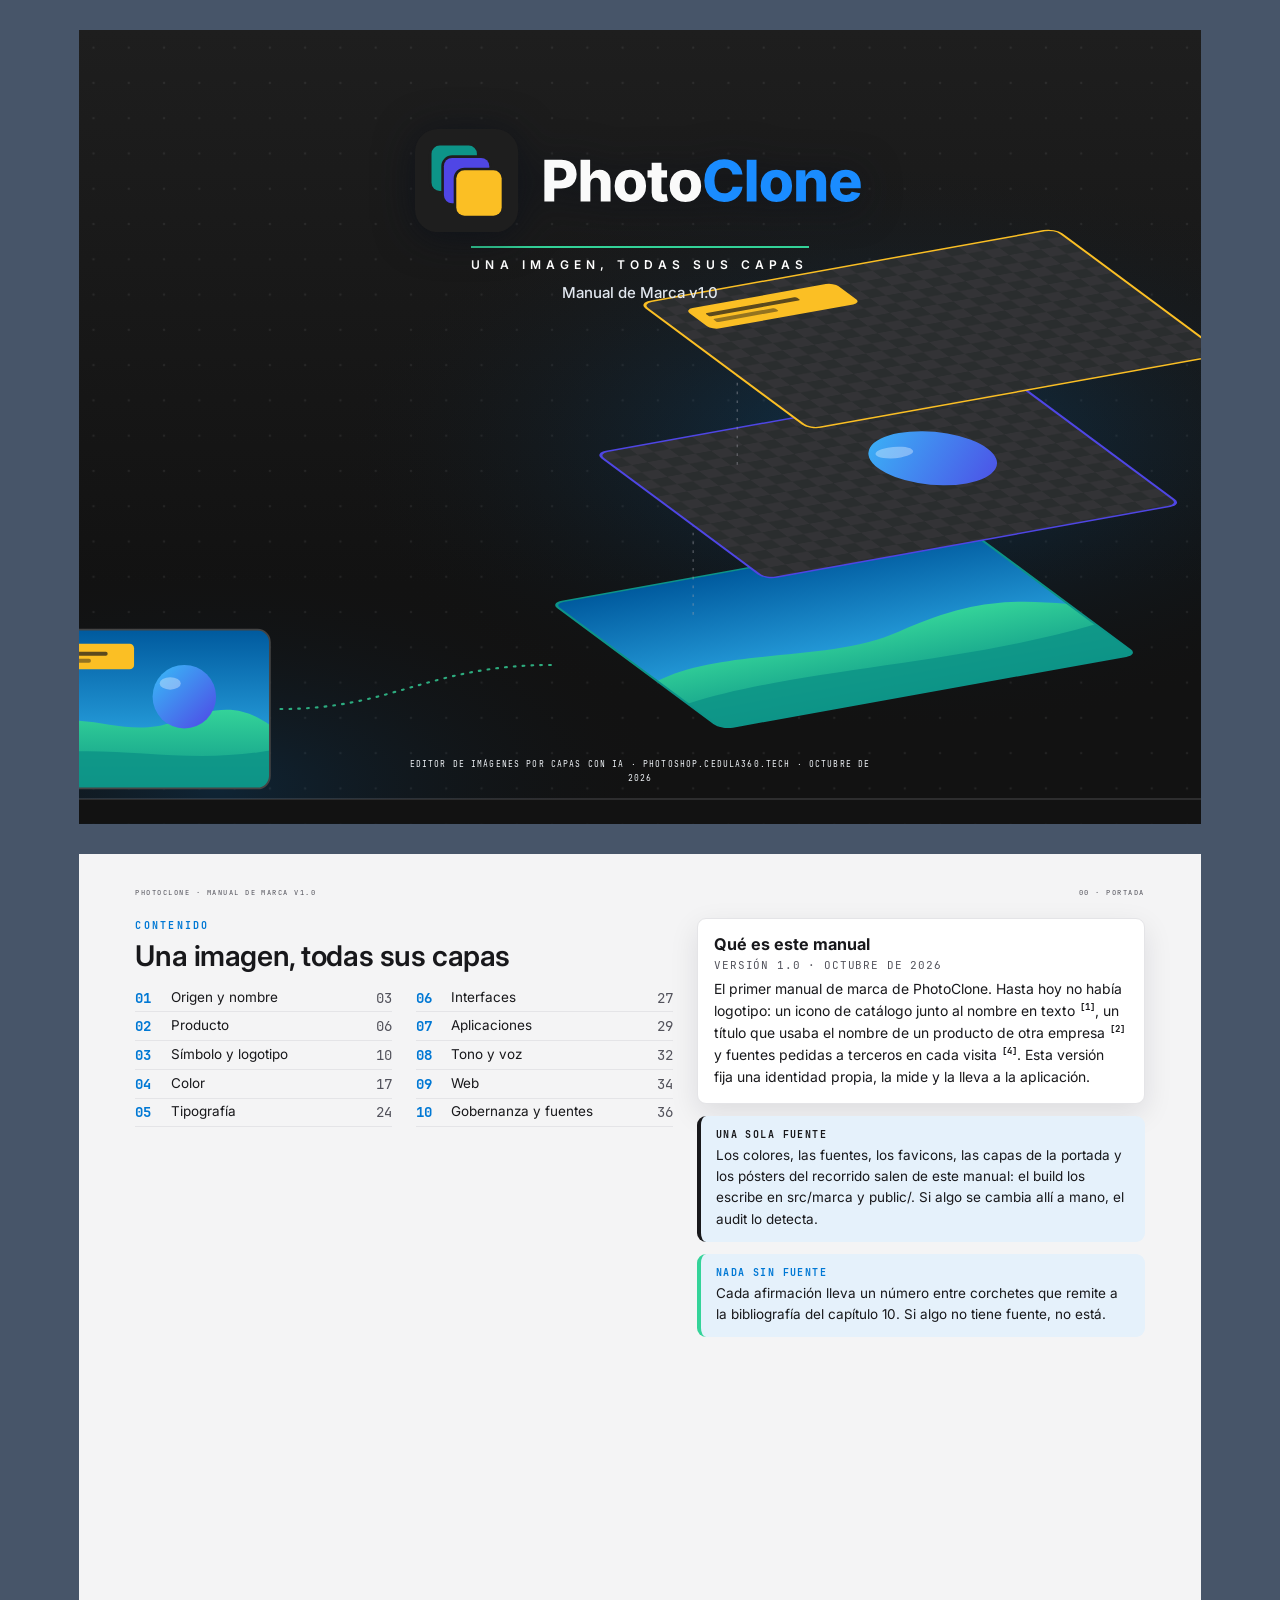
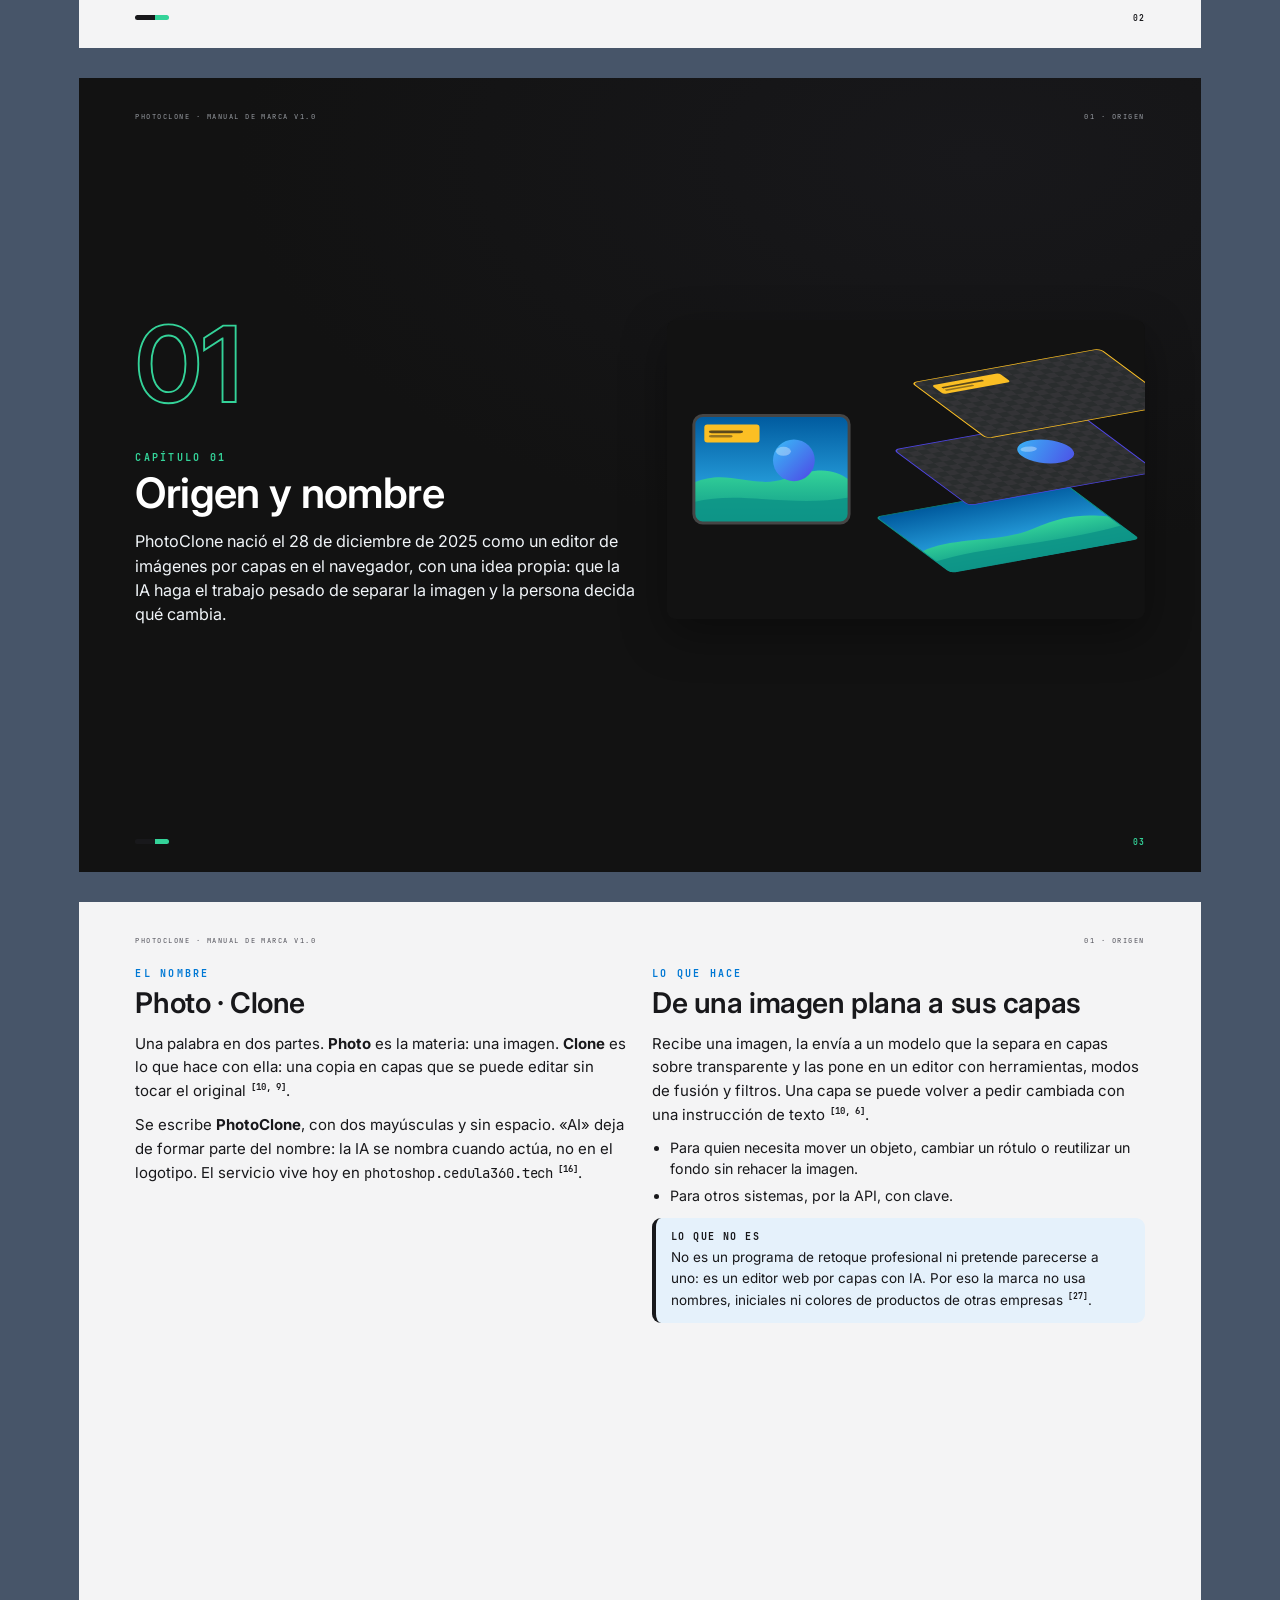
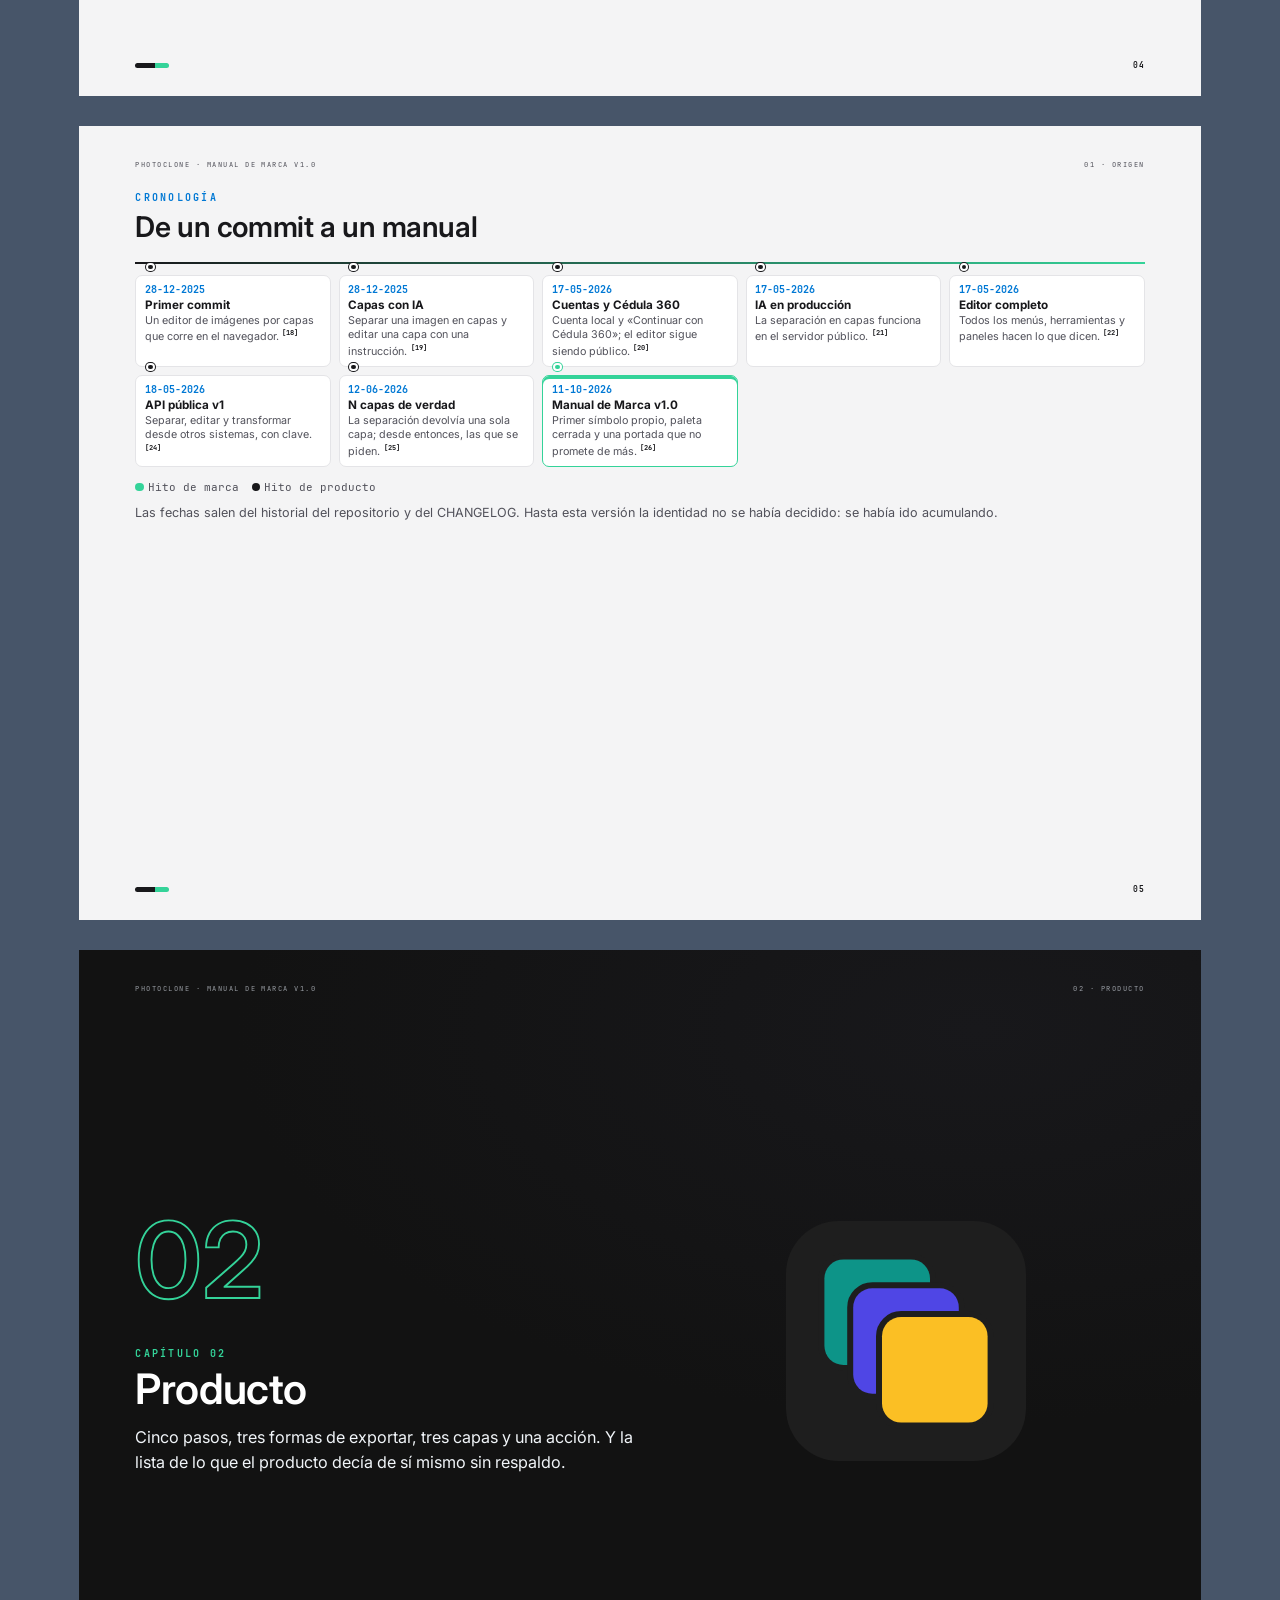
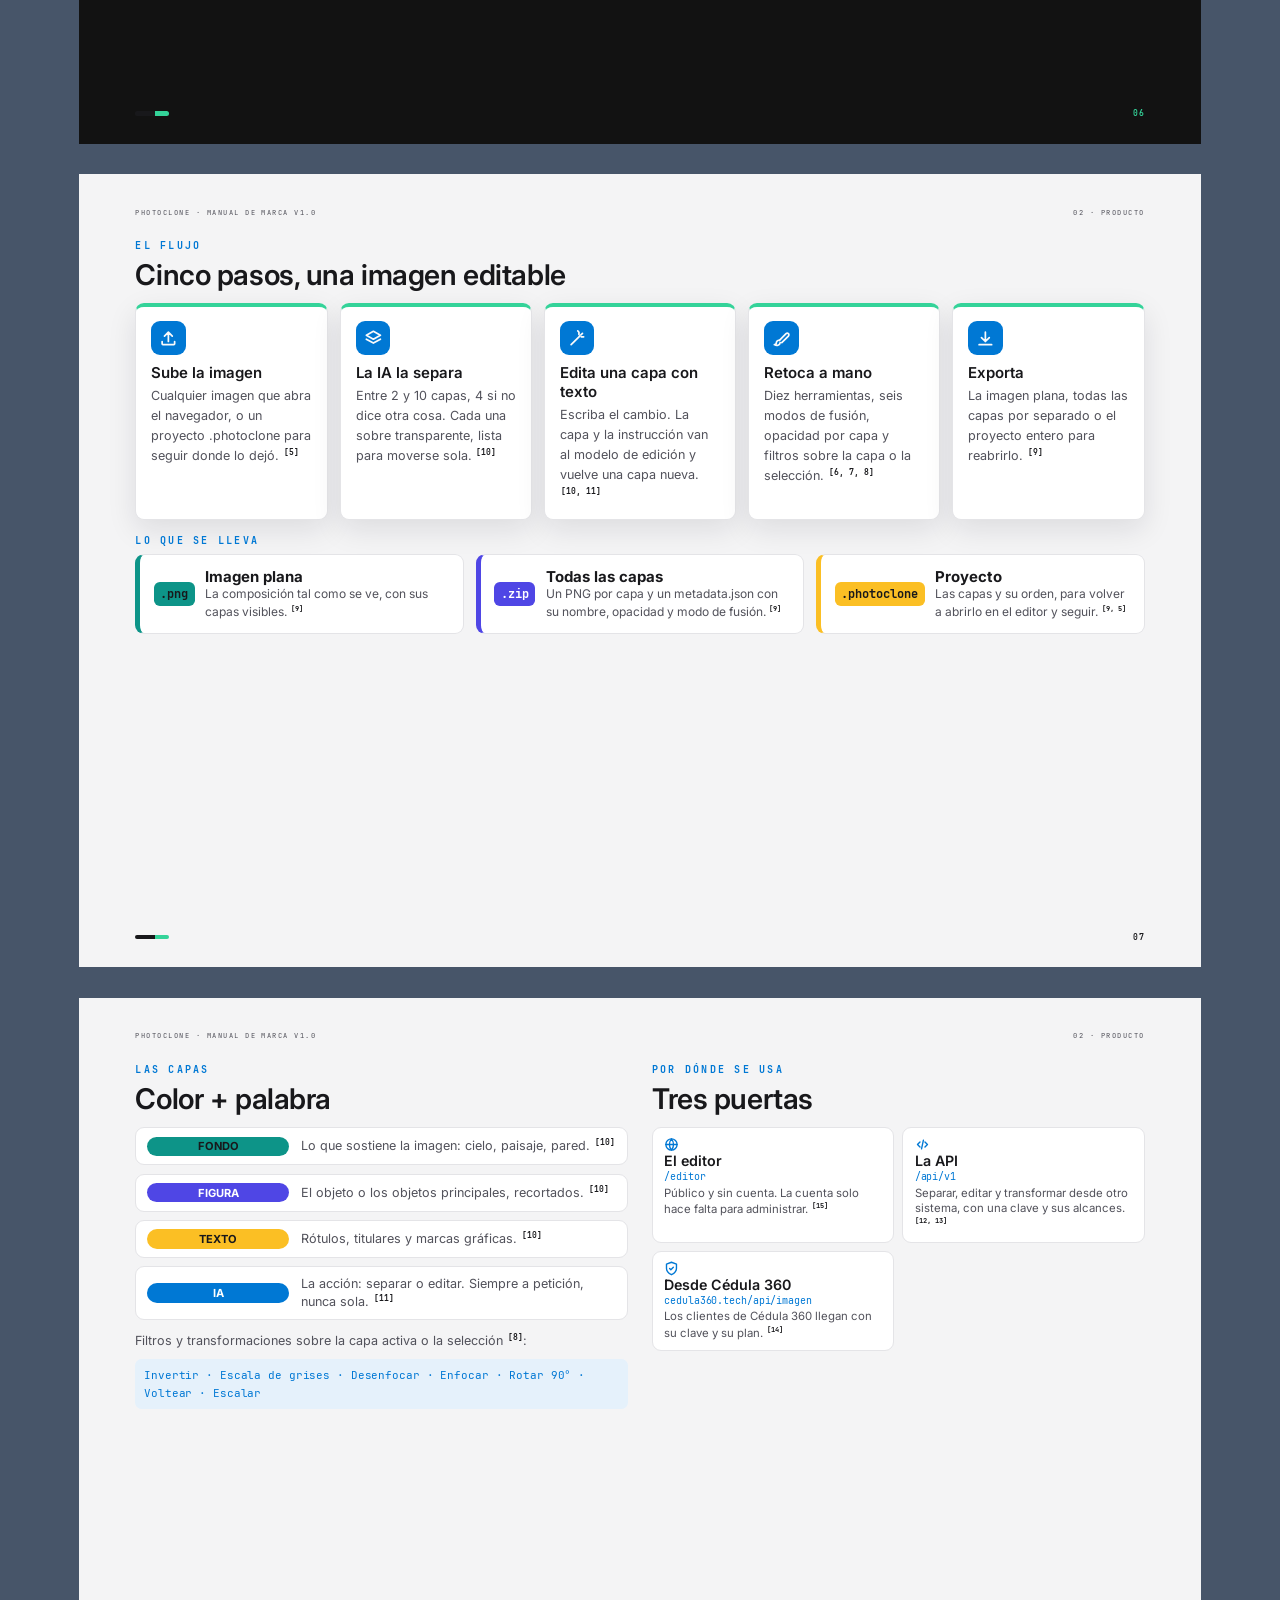
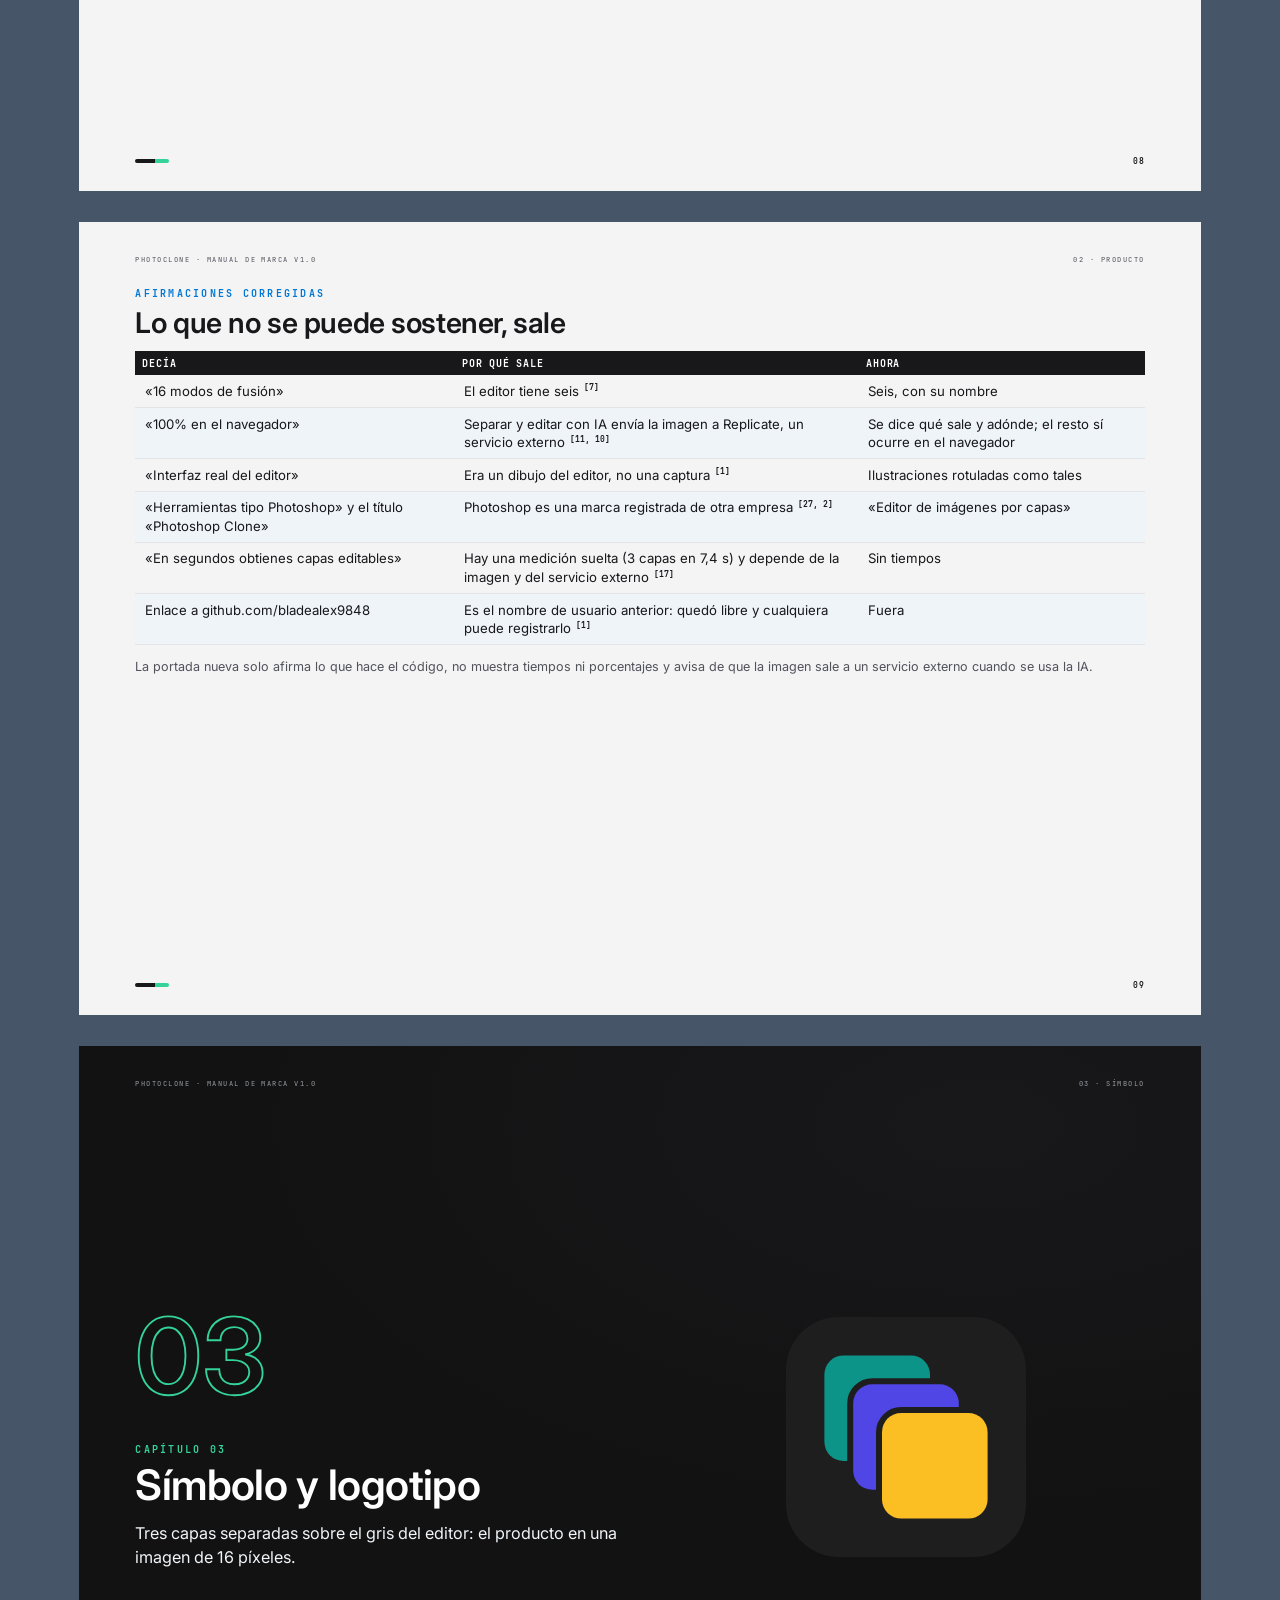
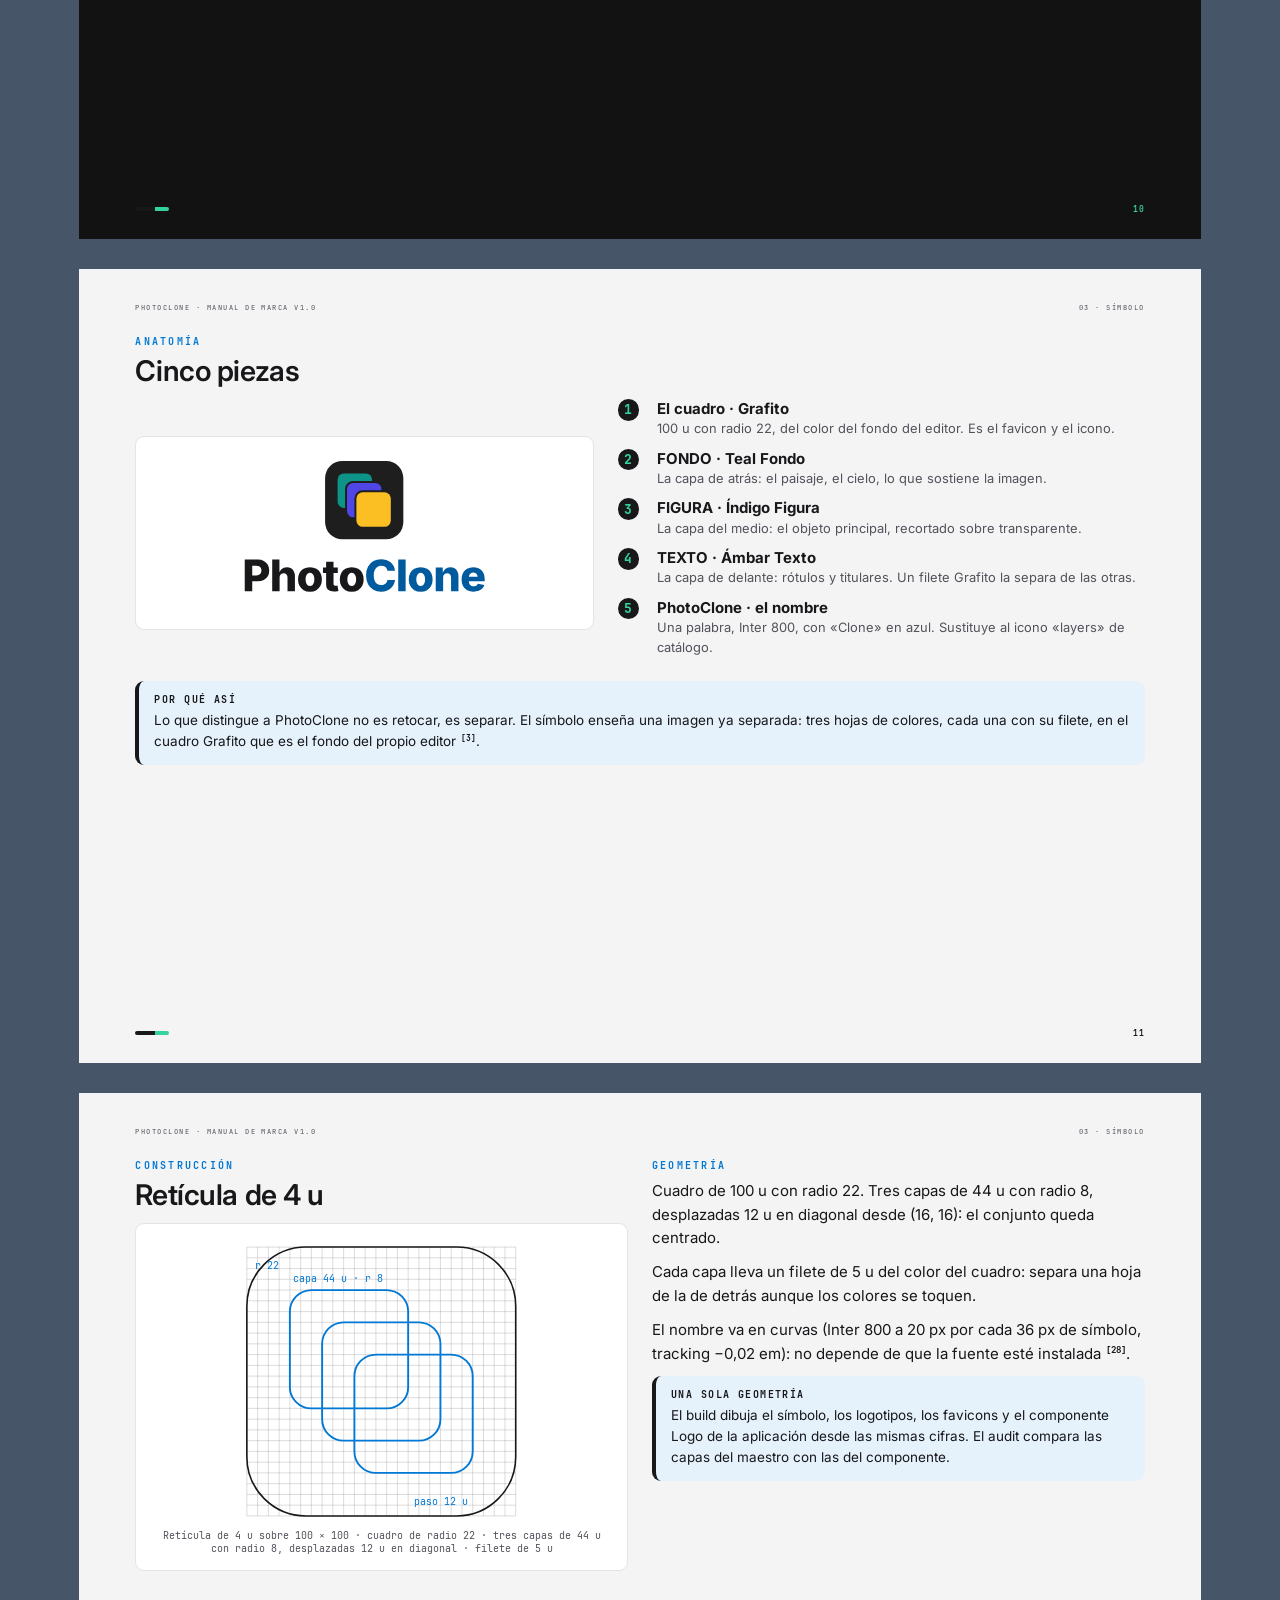
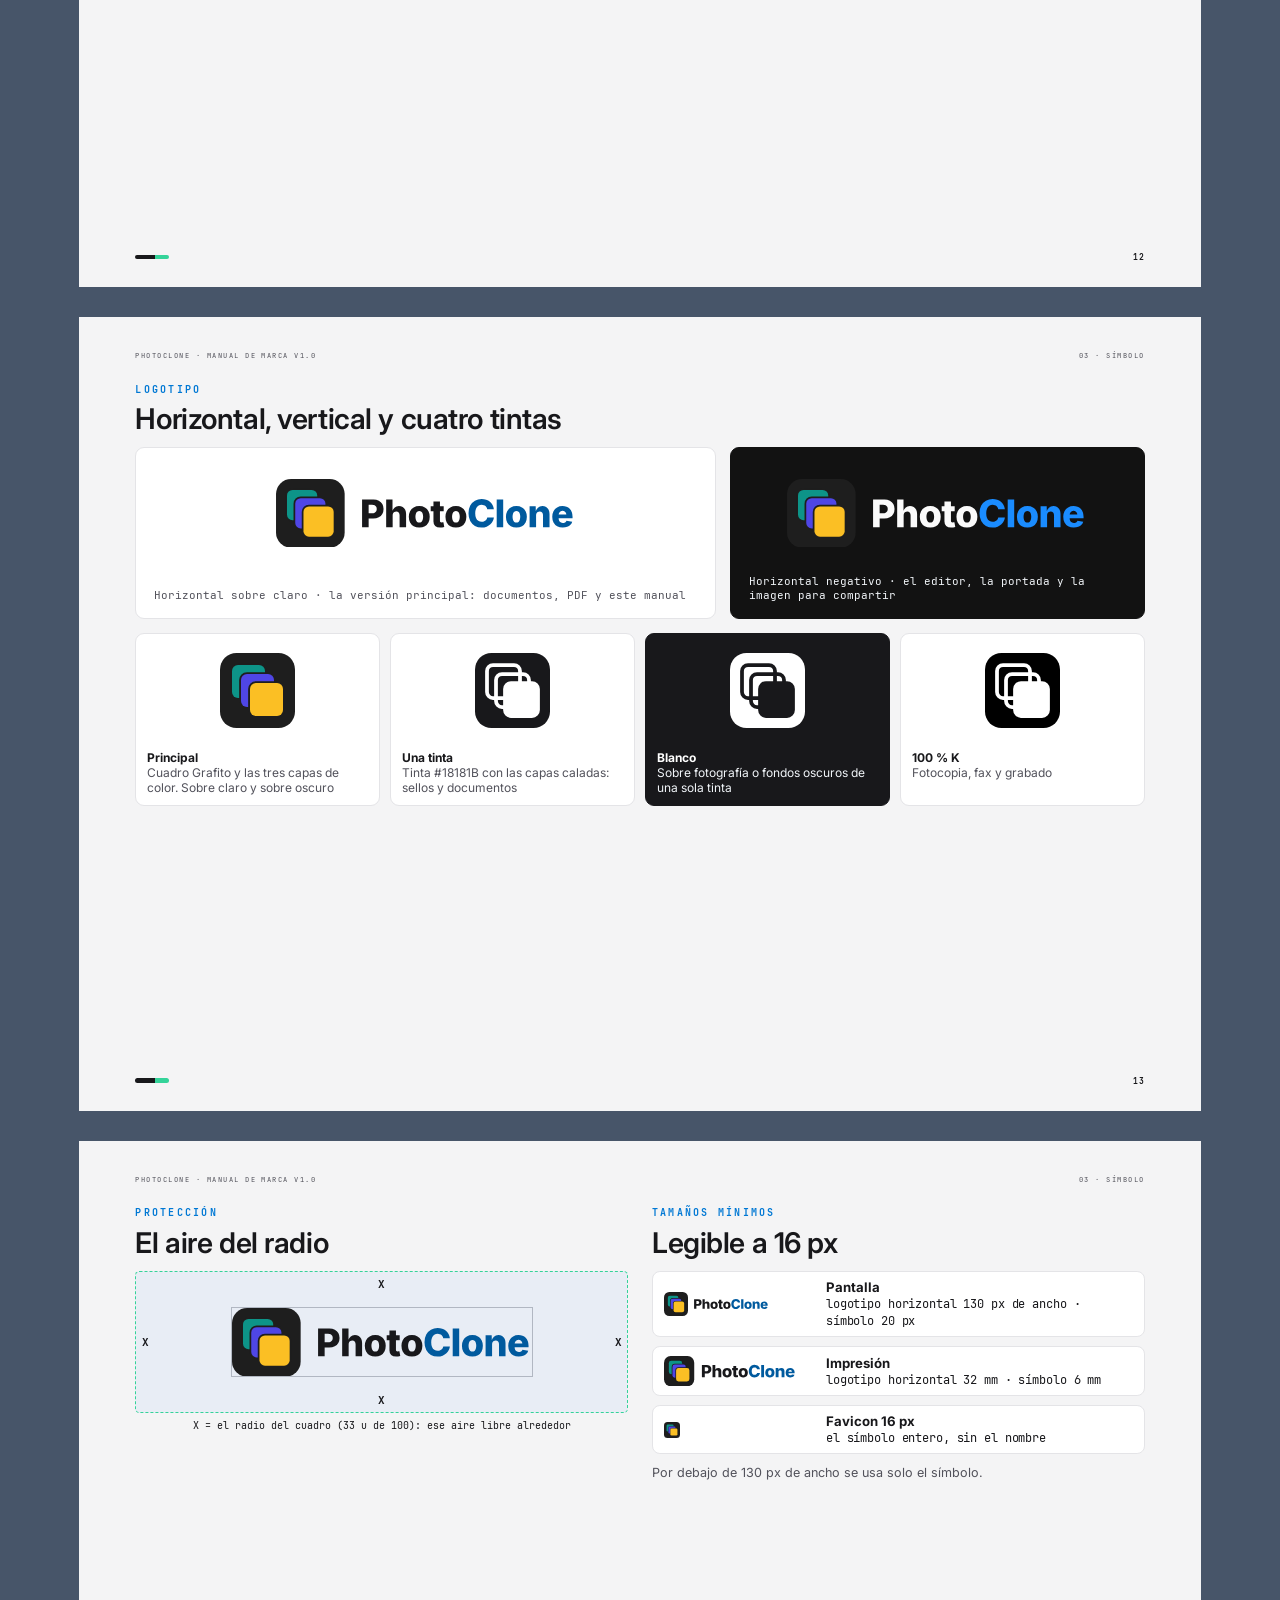
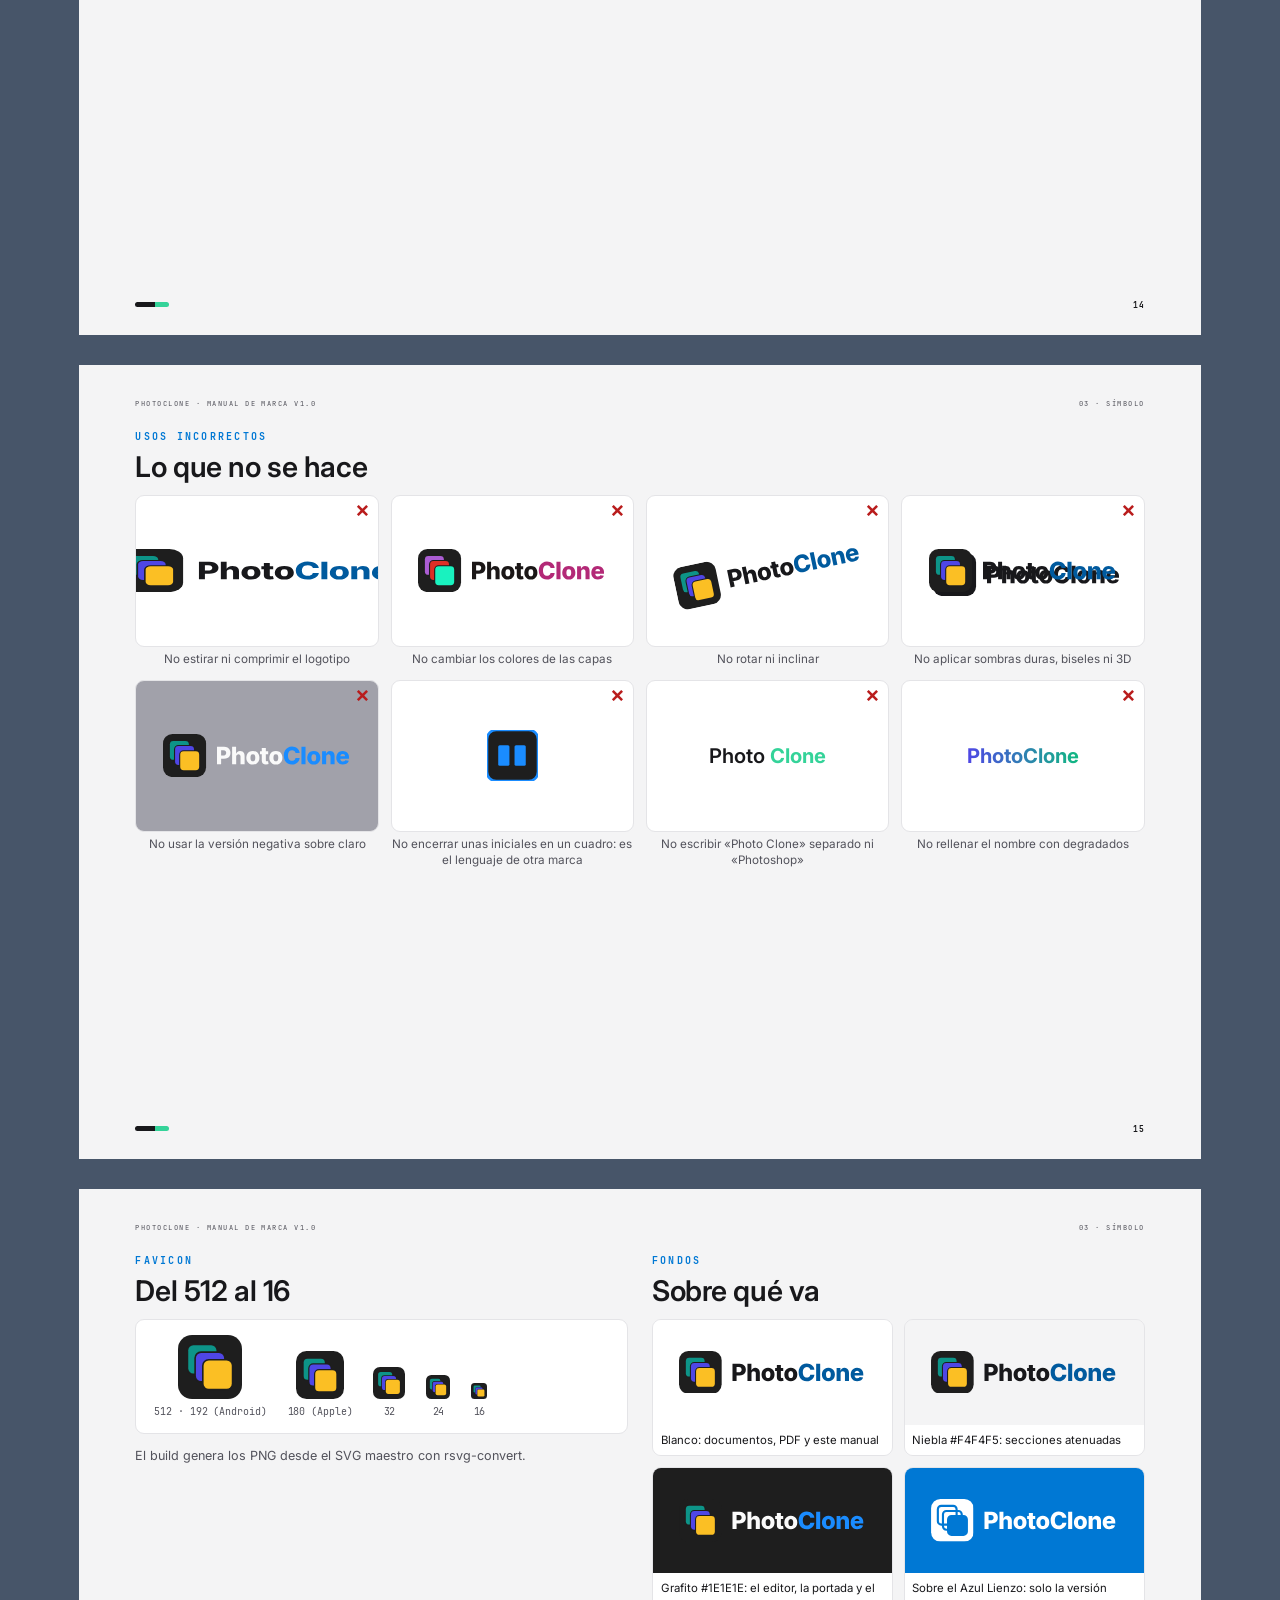
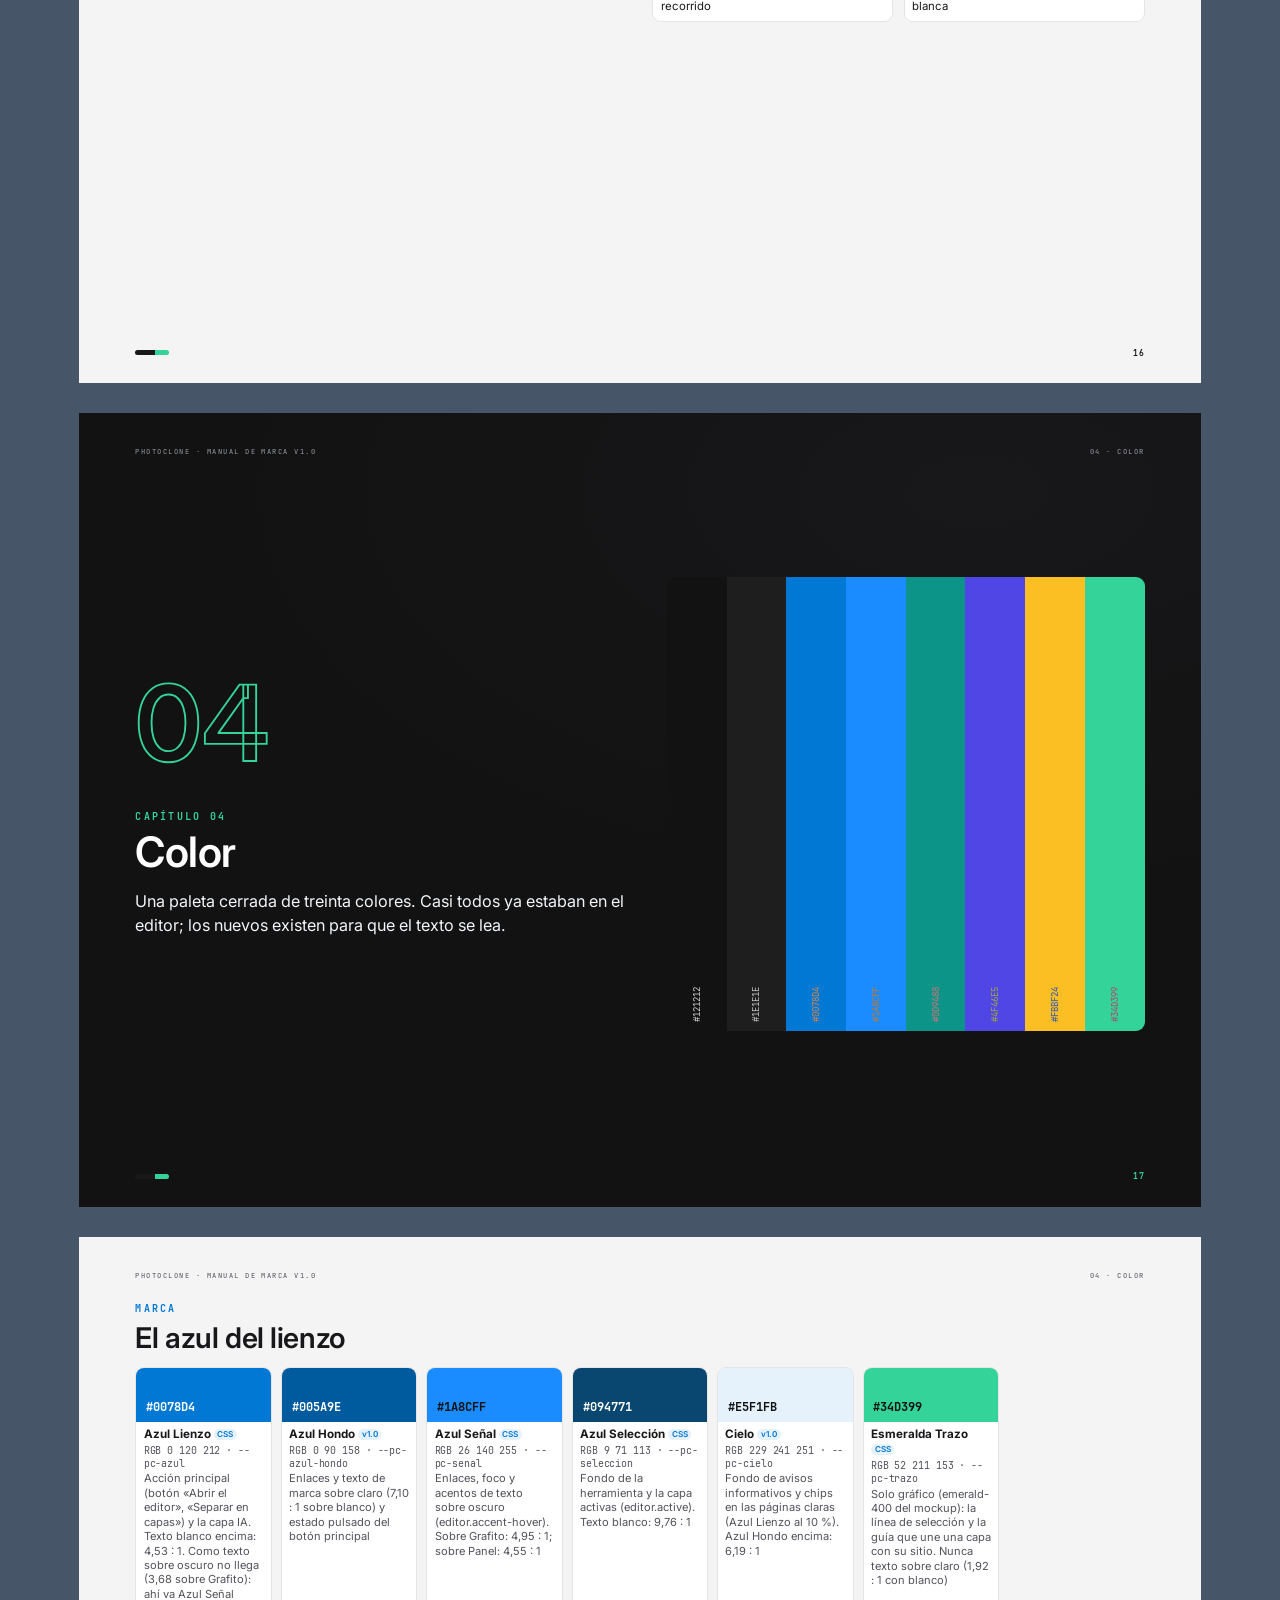
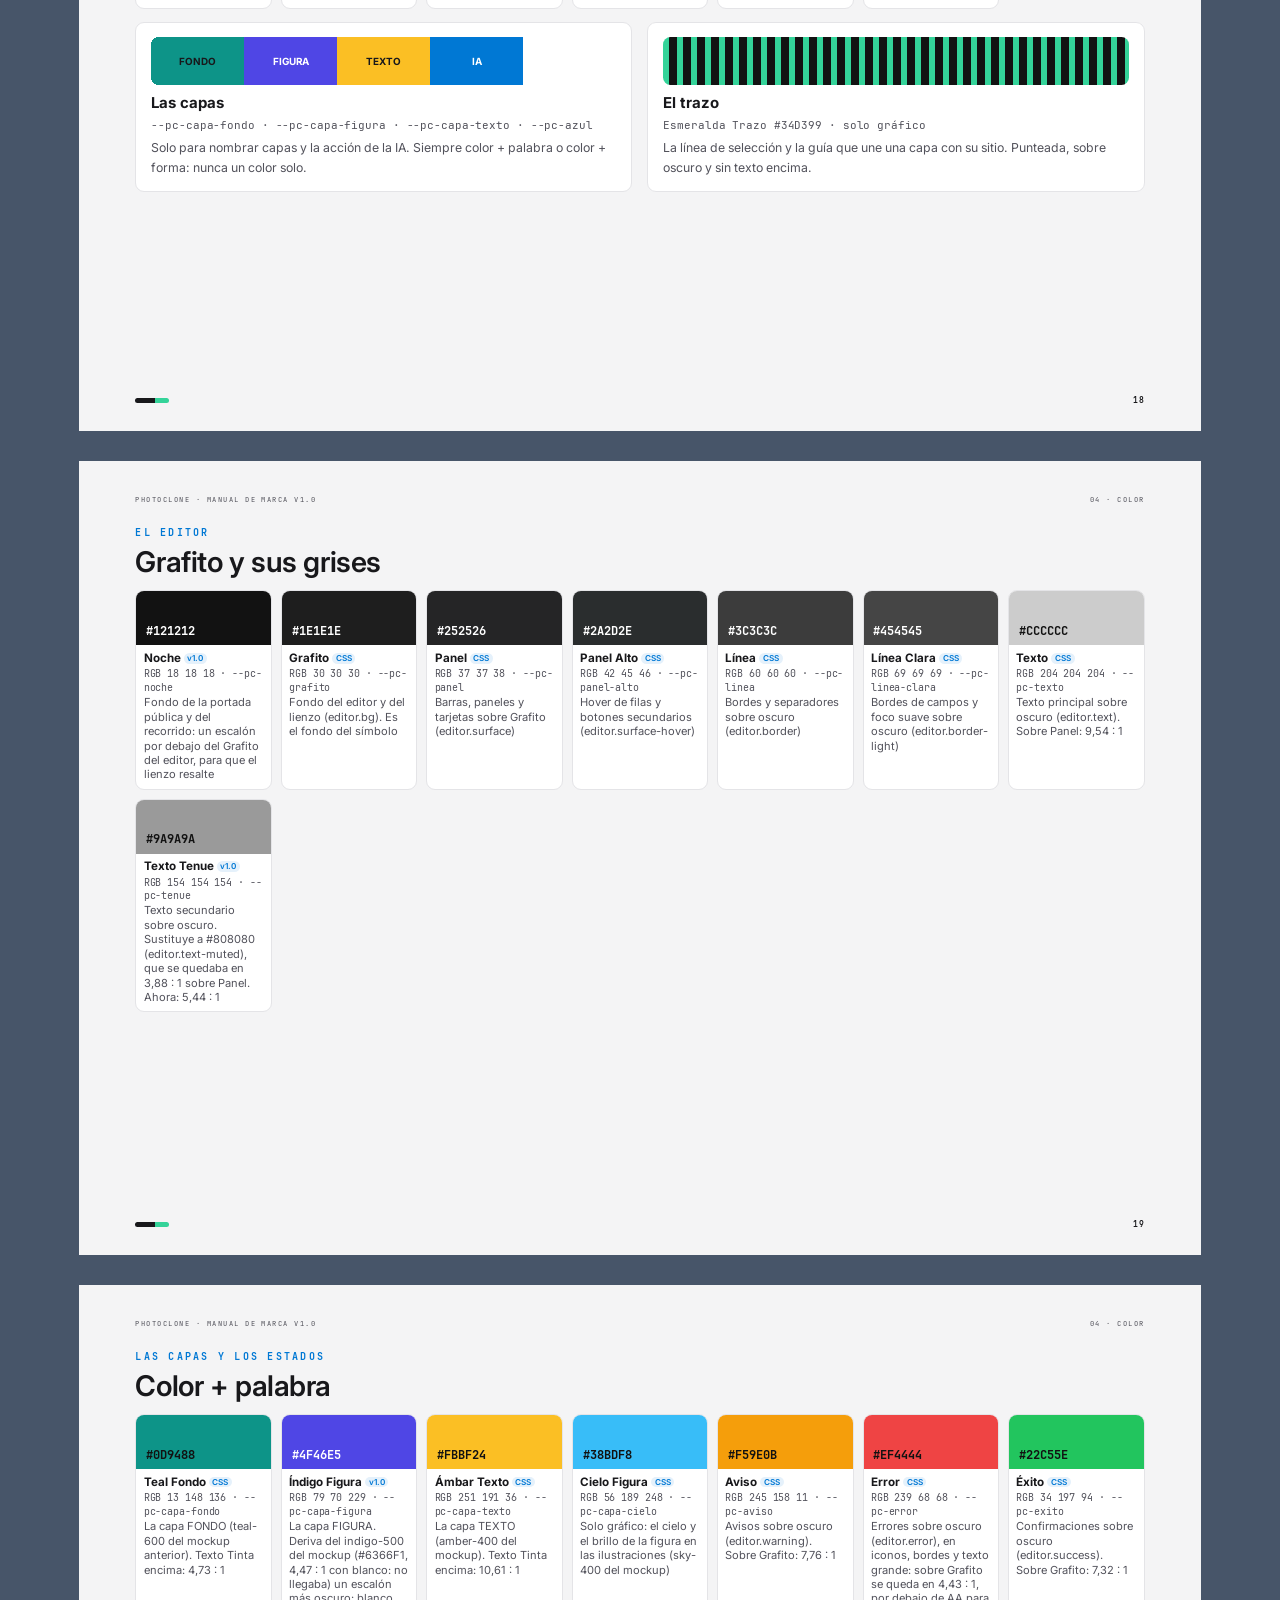
<file: docs/Manual_Marca_PhotoClone/v1.0/impresion.html>
<!DOCTYPE html>
<!-- GENERADO por scripts/build_v1.py — no editar a mano. Fuente del PDF (export_pdf_v1.py). -->
<html lang="es">
<head>
<meta charset="utf-8">
<meta name="viewport" content="width=device-width, initial-scale=1">
<title>PhotoClone · Manual de Marca v1.0.0 · Impresión</title>
<link rel="stylesheet" href="assets/fonts/fonts.css">
<link rel="stylesheet" href="assets/css/pc-v1-base.css">
<link rel="stylesheet" href="assets/css/pc-v1-impresion.css">
</head>
<body class="modo-impresion">
<main class="paginas" data-total="40">
<section class="page plantilla-portada sup-noche" id="cap-portada" data-pagina="1"><div class="pg-cuerpo"><div class="portada"><div class="portada-fondo"><svg class="grafica" viewBox="0 0 1600 900" preserveAspectRatio="xMidYMax slice" width="100%" height="100%" aria-hidden="true"><g class="capa-fondo"><defs><pattern id="p1-p" width="40" height="40" patternUnits="userSpaceOnUse"><circle cx="20" cy="20" r="1.3" fill="#FFFFFF" opacity=".07"/></pattern><linearGradient id="p1-g" x1="0" y1="0" x2="0" y2="1"><stop offset="0" stop-color="#1E1E1E"/><stop offset=".7" stop-color="#121212"/><stop offset="1" stop-color="#121212"/></linearGradient><radialGradient id="p1-r" cx=".5" cy=".5" r=".5"><stop offset="0" stop-color="#0078D4" stop-opacity=".30"/><stop offset="1" stop-color="#121212" stop-opacity="0"/></radialGradient></defs><rect width="1600" height="900" fill="url(#p1-g)"/><rect width="1600" height="900" fill="url(#p1-p)"/><ellipse cx="1080" cy="470" rx="640" ry="330" fill="url(#p1-r)"/><ellipse cx="320" cy="860" rx="520" ry="260" fill="url(#p1-r)" opacity=".6"/></g><g class="capa-plano"><defs><linearGradient id="p1-cie" x1="0" y1="0" x2="0" y2="1"><stop offset="0" stop-color="#005A9E"/><stop offset="1" stop-color="#38BDF8"/></linearGradient><linearGradient id="p1-esf" x1="0" y1="0" x2="1" y2="1"><stop offset="0" stop-color="#38BDF8"/><stop offset="1" stop-color="#4F46E5"/></linearGradient><linearGradient id="p1-col" x1="0" y1="0" x2="0" y2="1"><stop offset="0" stop-color="#34D399"/><stop offset="1" stop-color="#0D9488"/></linearGradient><pattern id="p1-dam" width="36" height="36" patternUnits="userSpaceOnUse"><rect width="36" height="36" fill="#2A2D2E"/><rect width="18" height="18" fill="#333336"/><rect x="18" y="18" width="18" height="18" fill="#333336"/></pattern></defs><clipPath id="p1-cl"><rect x="110" y="680" width="270" height="180" rx="14"/></clipPath><g clip-path="url(#p1-cl)"><g transform="translate(110 680)"><rect width="270" height="180" fill="url(#p1-cie)"/><path d="M0 112 C59 86 103 126 162 104 S243 90 270 108 V180 H0Z" fill="url(#p1-col)"/><path d="M0 144 C81 126 167 155 270 137 V180 H0Z" fill="#0D9488" opacity=".85"/><circle cx="173" cy="76" r="36" fill="url(#p1-esf)"/><ellipse cx="157" cy="61" rx="12" ry="7" fill="#FFFFFF" opacity=".35"/><rect x="19" y="16" width="97" height="29" rx="5" fill="#FBBF24"/><rect x="27" y="25" width="59" height="4.5" rx="2" fill="#18181B" opacity=".7"/><rect x="27" y="33" width="40" height="4.5" rx="2" fill="#18181B" opacity=".45"/></g></g><rect x="110" y="680" width="270" height="180" rx="14" fill="none" stroke="#454545" stroke-width="2"/><path d="M392 770 C520 770 560 720 700 720" fill="none" stroke="#34D399" stroke-width="2.4" stroke-dasharray="2 8" stroke-linecap="round" opacity=".8"/></g><g class="capa-capa-fondo"><defs><linearGradient id="p1-capa-fondo-cie" x1="0" y1="0" x2="0" y2="1"><stop offset="0" stop-color="#005A9E"/><stop offset="1" stop-color="#38BDF8"/></linearGradient><linearGradient id="p1-capa-fondo-esf" x1="0" y1="0" x2="1" y2="1"><stop offset="0" stop-color="#38BDF8"/><stop offset="1" stop-color="#4F46E5"/></linearGradient><linearGradient id="p1-capa-fondo-col" x1="0" y1="0" x2="0" y2="1"><stop offset="0" stop-color="#34D399"/><stop offset="1" stop-color="#0D9488"/></linearGradient><pattern id="p1-capa-fondo-dam" width="36" height="36" patternUnits="userSpaceOnUse"><rect width="36" height="36" fill="#2A2D2E"/><rect width="18" height="18" fill="#333336"/><rect x="18" y="18" width="18" height="18" fill="#333336"/></pattern></defs><g transform="translate(700 650) matrix(1 -0.18 0.62 0.46 0 0)" opacity="1.0"><clipPath id="p1-capa-fondo-h0"><rect width="470" height="310" rx="12"/></clipPath><g clip-path="url(#p1-capa-fondo-h0)"><rect width="470" height="310" fill="url(#p1-capa-fondo-cie)"/><path d="M0 192 C103 149 179 217 282 180 S423 155 470 186 V310 H0Z" fill="url(#p1-capa-fondo-col)"/><path d="M0 248 C141 217 291 267 470 236 V310 H0Z" fill="#0D9488" opacity=".85"/></g><rect width="470" height="310" rx="12" fill="none" stroke="#0D9488" stroke-width="3"/></g></g><g class="capa-capa-figura"><defs><linearGradient id="p1-capa-figura-cie" x1="0" y1="0" x2="0" y2="1"><stop offset="0" stop-color="#005A9E"/><stop offset="1" stop-color="#38BDF8"/></linearGradient><linearGradient id="p1-capa-figura-esf" x1="0" y1="0" x2="1" y2="1"><stop offset="0" stop-color="#38BDF8"/><stop offset="1" stop-color="#4F46E5"/></linearGradient><linearGradient id="p1-capa-figura-col" x1="0" y1="0" x2="0" y2="1"><stop offset="0" stop-color="#34D399"/><stop offset="1" stop-color="#0D9488"/></linearGradient><pattern id="p1-capa-figura-dam" width="36" height="36" patternUnits="userSpaceOnUse"><rect width="36" height="36" fill="#2A2D2E"/><rect width="18" height="18" fill="#333336"/><rect x="18" y="18" width="18" height="18" fill="#333336"/></pattern></defs><path d="M860 510 V670" stroke="#A1A1AA" stroke-width="1.5" stroke-dasharray="3 7" opacity=".45"/><g transform="translate(750 480) matrix(1 -0.18 0.62 0.46 0 0)" opacity="1.0"><clipPath id="p1-capa-figura-h0"><rect width="470" height="310" rx="12"/></clipPath><g clip-path="url(#p1-capa-figura-h0)"><rect width="470" height="310" rx="12" fill="url(#p1-capa-figura-dam)"/><circle cx="301" cy="130" r="62" fill="url(#p1-capa-figura-esf)"/><ellipse cx="273" cy="105" rx="20" ry="12" fill="#FFFFFF" opacity=".35"/></g><rect width="470" height="310" rx="12" fill="none" stroke="#4F46E5" stroke-width="3"/></g></g><g class="capa-capa-texto"><defs><linearGradient id="p1-capa-texto-cie" x1="0" y1="0" x2="0" y2="1"><stop offset="0" stop-color="#005A9E"/><stop offset="1" stop-color="#38BDF8"/></linearGradient><linearGradient id="p1-capa-texto-esf" x1="0" y1="0" x2="1" y2="1"><stop offset="0" stop-color="#38BDF8"/><stop offset="1" stop-color="#4F46E5"/></linearGradient><linearGradient id="p1-capa-texto-col" x1="0" y1="0" x2="0" y2="1"><stop offset="0" stop-color="#34D399"/><stop offset="1" stop-color="#0D9488"/></linearGradient><pattern id="p1-capa-texto-dam" width="36" height="36" patternUnits="userSpaceOnUse"><rect width="36" height="36" fill="#2A2D2E"/><rect width="18" height="18" fill="#333336"/><rect x="18" y="18" width="18" height="18" fill="#333336"/></pattern></defs><path d="M910 340 V500" stroke="#A1A1AA" stroke-width="1.5" stroke-dasharray="3 7" opacity=".45"/><g transform="translate(800 310) matrix(1 -0.18 0.62 0.46 0 0)" opacity="1.0"><clipPath id="p1-capa-texto-h0"><rect width="470" height="310" rx="12"/></clipPath><g clip-path="url(#p1-capa-texto-h0)"><rect width="470" height="310" rx="12" fill="url(#p1-capa-texto-dam)"/><rect x="33" y="28" width="169" height="50" rx="9" fill="#FBBF24"/><rect x="47" y="43" width="103" height="7.8" rx="2" fill="#18181B" opacity=".7"/><rect x="47" y="57" width="70" height="7.8" rx="2" fill="#18181B" opacity=".45"/></g><rect width="470" height="310" rx="12" fill="none" stroke="#FBBF24" stroke-width="3"/></g></g><g class="capa-suelo"><path d="M0 872 H1600 V900 H0 Z" fill="#121212"/><path d="M0 872 H1600" stroke="#A1A1AA" stroke-width="1.5" opacity=".25"/></g></svg></div><div class="portada-texto"><div class="portada-marca"><div class="imago sobre-oscuro" role="img" aria-label="PhotoClone"><div class="logo imago-svg" data-logo="pc-horizontal-negativo.svg" style="aspect-ratio:437 / 100;"><svg width="100%" height="100%" focusable="false" aria-hidden="true"  xmlns="http://www.w3.org/2000/svg" viewBox="0 0 437 100"><g><rect width="100" height="100" rx="22" fill="#1E1E1E"/><rect x="16" y="16" width="44" height="44" rx="8" fill="#0D9488" stroke="#1E1E1E" stroke-width="5" paint-order="stroke"/><rect x="28" y="28" width="44" height="44" rx="8" fill="#4F46E5" stroke="#1E1E1E" stroke-width="5" paint-order="stroke"/><rect x="40" y="40" width="44" height="44" rx="8" fill="#FBBF24" stroke="#1E1E1E" stroke-width="5" paint-order="stroke"/></g><path d="M125.37 70.21V29.79H141.93Q146.48 29.79 149.78 31.55Q153.08 33.32 154.87 36.47Q156.66 39.62 156.66 43.76Q156.66 47.93 154.84 51.03Q153.02 54.14 149.65 55.86Q146.28 57.59 141.65 57.59H131.38V50.03H139.9Q142.15 50.03 143.67 49.24Q145.19 48.45 145.96 47.04Q146.73 45.63 146.73 43.76Q146.73 41.85 145.96 40.46Q145.19 39.07 143.67 38.31Q142.14 37.56 139.88 37.56H134.94V70.21Z M169.92 52.9V70.21H160.46V29.79H169.71V47.54H169.12Q170.23 43.91 172.61 41.71Q174.99 39.5 178.99 39.5Q182.18 39.5 184.54 40.92Q186.9 42.33 188.2 44.9Q189.5 47.47 189.5 50.91V70.21H180.03V52.74Q180.03 50.19 178.73 48.73Q177.42 47.28 175.09 47.28Q173.56 47.28 172.39 47.95Q171.22 48.62 170.57 49.87Q169.92 51.12 169.92 52.9Z M208.71 70.78Q203.97 70.78 200.54 68.81Q197.12 66.85 195.29 63.33Q193.46 59.82 193.46 55.15Q193.46 50.47 195.29 46.95Q197.12 43.43 200.54 41.47Q203.97 39.5 208.71 39.5Q213.46 39.5 216.87 41.47Q220.28 43.43 222.11 46.95Q223.93 50.47 223.93 55.15Q223.93 59.82 222.11 63.33Q220.28 66.85 216.87 68.81Q213.46 70.78 208.71 70.78ZM208.71 63.54Q210.52 63.54 211.77 62.49Q213.02 61.43 213.66 59.53Q214.3 57.62 214.3 55.11Q214.3 52.57 213.66 50.7Q213.02 48.82 211.77 47.78Q210.52 46.74 208.71 46.74Q206.89 46.74 205.64 47.78Q204.39 48.82 203.75 50.69Q203.11 52.57 203.11 55.11Q203.11 57.62 203.75 59.53Q204.39 61.43 205.64 62.49Q206.89 63.54 208.71 63.54Z M244.27 39.88V46.9H225.33V39.88ZM229.36 32.67H238.82V60.92Q238.82 62.13 239.38 62.72Q239.95 63.3 241.24 63.3Q241.72 63.3 242.61 63.18Q243.49 63.06 243.86 62.95L245.09 69.86Q243.49 70.32 242 70.48Q240.51 70.65 239.17 70.65Q234.35 70.65 231.85 68.38Q229.36 66.11 229.36 61.77Z M262.1 70.78Q257.36 70.78 253.93 68.81Q250.51 66.85 248.68 63.33Q246.85 59.82 246.85 55.15Q246.85 50.47 248.68 46.95Q250.51 43.43 253.93 41.47Q257.36 39.5 262.1 39.5Q266.85 39.5 270.26 41.47Q273.66 43.43 275.49 46.95Q277.32 50.47 277.32 55.15Q277.32 59.82 275.49 63.33Q273.66 66.85 270.26 68.81Q266.85 70.78 262.1 70.78ZM262.1 63.54Q263.91 63.54 265.16 62.49Q266.4 61.43 267.04 59.53Q267.68 57.62 267.68 55.11Q267.68 52.57 267.04 50.7Q266.4 48.82 265.16 47.78Q263.91 46.74 262.1 46.74Q260.28 46.74 259.03 47.78Q257.77 48.82 257.13 50.69Q256.49 52.57 256.49 55.11Q256.49 57.62 257.13 59.53Q257.77 61.43 259.03 62.49Q260.28 63.54 262.1 63.54Z" fill="#FAFAFA"/><path d="M299.52 70.75Q294.07 70.75 289.75 68.34Q285.43 65.92 282.92 61.29Q280.42 56.66 280.42 50.03Q280.42 43.35 282.95 38.71Q285.49 34.07 289.82 31.66Q294.16 29.25 299.52 29.25Q303.12 29.25 306.2 30.24Q309.28 31.22 311.63 33.12Q313.99 35.02 315.47 37.77Q316.95 40.53 317.37 44.06H307.68Q307.45 42.57 306.8 41.39Q306.15 40.21 305.13 39.37Q304.11 38.53 302.75 38.09Q301.4 37.65 299.77 37.65Q296.82 37.65 294.66 39.11Q292.5 40.58 291.35 43.34Q290.2 46.1 290.2 50.03Q290.2 54.07 291.37 56.82Q292.55 59.57 294.69 60.96Q296.82 62.35 299.73 62.35Q301.36 62.35 302.7 61.91Q304.05 61.46 305.09 60.63Q306.13 59.79 306.8 58.61Q307.48 57.43 307.72 55.94H317.41Q317.15 58.64 315.86 61.27Q314.57 63.9 312.31 66.04Q310.05 68.19 306.85 69.47Q303.65 70.75 299.52 70.75Z M330.97 29.79V70.21H321.51V29.79Z M350.21 70.78Q345.47 70.78 342.04 68.81Q338.62 66.85 336.79 63.33Q334.96 59.82 334.96 55.15Q334.96 50.47 336.79 46.95Q338.62 43.43 342.04 41.47Q345.47 39.5 350.21 39.5Q354.96 39.5 358.37 41.47Q361.78 43.43 363.6 46.95Q365.43 50.47 365.43 55.15Q365.43 59.82 363.6 63.33Q361.78 66.85 358.37 68.81Q354.96 70.78 350.21 70.78ZM350.21 63.54Q352.02 63.54 353.27 62.49Q354.51 61.43 355.16 59.53Q355.8 57.62 355.8 55.11Q355.8 52.57 355.16 50.7Q354.51 48.82 353.27 47.78Q352.02 46.74 350.21 46.74Q348.39 46.74 347.14 47.78Q345.88 48.82 345.24 50.69Q344.6 52.57 344.6 55.11Q344.6 57.62 345.24 59.53Q345.88 61.43 347.14 62.49Q348.39 63.54 350.21 63.54Z M378.88 52.9V70.21H369.42V39.88H378.32L378.49 47.54H378.08Q379.2 43.91 381.58 41.71Q383.95 39.5 387.95 39.5Q391.14 39.5 393.5 40.92Q395.86 42.33 397.16 44.9Q398.46 47.47 398.46 50.91V70.21H389V52.74Q389 50.19 387.69 48.73Q386.39 47.28 384.06 47.28Q382.53 47.28 381.36 47.95Q380.19 48.62 379.53 49.87Q378.88 51.12 378.88 52.9Z M417.71 70.78Q412.97 70.78 409.53 68.9Q406.1 67.02 404.26 63.52Q402.43 60.02 402.43 55.17Q402.43 50.48 404.26 46.96Q406.1 43.43 409.46 41.47Q412.81 39.5 417.37 39.5Q420.57 39.5 423.24 40.51Q425.92 41.51 427.88 43.48Q429.85 45.44 430.93 48.32Q432 51.2 432 54.98V57.36H405.78V51.83H427.5L423.07 53.15Q423.07 51.03 422.44 49.51Q421.8 48 420.55 47.18Q419.31 46.36 417.45 46.36Q415.6 46.36 414.33 47.18Q413.05 48.01 412.39 49.49Q411.73 50.96 411.73 52.96V56.92Q411.73 59.25 412.5 60.81Q413.26 62.37 414.65 63.15Q416.04 63.92 417.88 63.92Q419.16 63.92 420.2 63.56Q421.24 63.2 421.99 62.51Q422.74 61.81 423.12 60.8L431.56 62.19Q430.81 64.8 428.94 66.73Q427.07 68.66 424.24 69.72Q421.41 70.78 417.71 70.78Z" fill="#1A8CFF"/></svg></div></div></div><p class="portada-lema">Una imagen, todas sus capas</p><p class="portada-sub">Manual de Marca v1.0</p><p class="portada-pie">Editor de imágenes por capas con IA · photoshop.cedula360.tech · Octubre de 2026</p></div></div></div></section>
<section class="page plantilla-libre sup-claro" data-pagina="2"><header class="pg-cab"><span>PhotoClone · Manual de Marca v1.0</span><span>00 · Portada</span></header><div class="pg-cuerpo"><div class="cols" style="--cols:1.2fr 1fr"><div class="col"><p class="eyebrow">Contenido</p><h2 data-revelar>Una imagen, todas sus capas</h2><ol class="indice"><li><a href="#cap-origen"><span class="ind-num">01</span><span class="ind-tit">Origen y nombre</span><span class="ind-pag">03</span></a></li><li><a href="#cap-producto"><span class="ind-num">02</span><span class="ind-tit">Producto</span><span class="ind-pag">06</span></a></li><li><a href="#cap-simbolo"><span class="ind-num">03</span><span class="ind-tit">Símbolo y logotipo</span><span class="ind-pag">10</span></a></li><li><a href="#cap-color"><span class="ind-num">04</span><span class="ind-tit">Color</span><span class="ind-pag">17</span></a></li><li><a href="#cap-tipografia"><span class="ind-num">05</span><span class="ind-tit">Tipografía</span><span class="ind-pag">24</span></a></li><li><a href="#cap-interfaces"><span class="ind-num">06</span><span class="ind-tit">Interfaces</span><span class="ind-pag">27</span></a></li><li><a href="#cap-aplicaciones"><span class="ind-num">07</span><span class="ind-tit">Aplicaciones</span><span class="ind-pag">29</span></a></li><li><a href="#cap-tono"><span class="ind-num">08</span><span class="ind-tit">Tono y voz</span><span class="ind-pag">32</span></a></li><li><a href="#cap-web"><span class="ind-num">09</span><span class="ind-tit">Web</span><span class="ind-pag">34</span></a></li><li><a href="#cap-gobernanza"><span class="ind-num">10</span><span class="ind-tit">Gobernanza y fuentes</span><span class="ind-pag">36</span></a></li></ol></div><div class="col"><div class="tarjeta tono-cian" data-revelar><strong class="tar-tit">Qué es este manual</strong><span class="tar-sub">Versión 1.0 · octubre de 2026</span><p>El primer manual de marca de PhotoClone. Hasta hoy no había logotipo: un icono de catálogo junto al nombre en texto <sup class="cita">[<a href="#fuente-portada-anterior">1</a>]</sup>, un título que usaba el nombre de un producto de otra empresa <sup class="cita">[<a href="#fuente-layout">2</a>]</sup> y fuentes pedidas a terceros en cada visita <sup class="cita">[<a href="#fuente-globals">4</a>]</sup>. Esta versión fija una identidad propia, la mide y la lleva a la aplicación.</p></div><aside class="nota nota-azul" data-revelar><strong class="nota-tit">Una sola fuente</strong><p>Los colores, las fuentes, los favicons, las capas de la portada y los pósters del recorrido salen de este manual: el build los escribe en src/marca y public/. Si algo se cambia allí a mano, el audit lo detecta.</p></aside><aside class="nota nota-verde" data-revelar><strong class="nota-tit">Nada sin fuente</strong><p>Cada afirmación lleva un número entre corchetes que remite a la bibliografía del capítulo 10. Si algo no tiene fuente, no está.</p></aside></div></div></div><footer class="pg-pie"><span class="pg-n">02</span></footer></section>
<section class="page plantilla-portadilla sup-noche" id="cap-origen" data-pagina="3"><header class="pg-cab"><span>PhotoClone · Manual de Marca v1.0</span><span>01 · Origen</span></header><div class="pg-cuerpo"><div class="porta"><div class="porta-texto"><p class="porta-num">01</p><p class="eyebrow">Capítulo 01</p><h2 class="porta-tit" data-titulo>Origen y nombre</h2><p class="porta-lead">PhotoClone nació el 28 de diciembre de 2025 como un editor de imágenes por capas en el navegador, con una idea propia: que la IA haga el trabajo pesado de separar la imagen y la persona decida qué cambia.</p></div><div class="porta-fig"><div class="escaneo-vivo"><svg class="escaneo-respaldo" viewBox="0 0 320 200" preserveAspectRatio="xMidYMid slice" width="100%" height="100%" aria-hidden="true"><defs><linearGradient id="er1-cie" x1="0" y1="0" x2="0" y2="1"><stop offset="0" stop-color="#005A9E"/><stop offset="1" stop-color="#38BDF8"/></linearGradient><linearGradient id="er1-esf" x1="0" y1="0" x2="1" y2="1"><stop offset="0" stop-color="#38BDF8"/><stop offset="1" stop-color="#4F46E5"/></linearGradient><linearGradient id="er1-col" x1="0" y1="0" x2="0" y2="1"><stop offset="0" stop-color="#34D399"/><stop offset="1" stop-color="#0D9488"/></linearGradient><pattern id="er1-dam" width="40" height="40" patternUnits="userSpaceOnUse"><rect width="40" height="40" fill="#2A2D2E"/><rect width="20" height="20" fill="#333336"/><rect x="20" y="20" width="20" height="20" fill="#333336"/></pattern></defs><rect width="320" height="200" fill="#121212"/><clipPath id="er1-cl"><rect x="18" y="64" width="104" height="72" rx="6"/></clipPath><g clip-path="url(#er1-cl)"><g transform="translate(18 64)"><rect width="104" height="72" fill="url(#er1-cie)"/><path d="M0 45 C23 35 40 50 62 42 S94 36 104 43 V72 H0Z" fill="url(#er1-col)"/><path d="M0 58 C31 50 64 62 104 55 V72 H0Z" fill="#0D9488" opacity=".85"/><circle cx="67" cy="30" r="14" fill="url(#er1-esf)"/><ellipse cx="60" cy="24" rx="5" ry="3" fill="#FFFFFF" opacity=".35"/><rect x="7" y="6" width="37" height="12" rx="2" fill="#FBBF24"/><rect x="10" y="10" width="23" height="1.8" rx="2" fill="#18181B" opacity=".7"/><rect x="10" y="13" width="16" height="1.8" rx="2" fill="#18181B" opacity=".45"/></g></g><rect x="18" y="64" width="104" height="72" rx="6" fill="none" stroke="#454545" stroke-width="2"/><g transform="translate(140 18) scale(.3)"><g transform="translate(0 380) matrix(1 -0.18 0.62 0.46 0 0)" opacity="1.0"><clipPath id="er1-h1"><rect width="420" height="270" rx="12"/></clipPath><g clip-path="url(#er1-h1)"><rect width="420" height="270" fill="url(#er1-cie)"/><path d="M0 167 C92 130 160 189 252 157 S378 135 420 162 V270 H0Z" fill="url(#er1-col)"/><path d="M0 216 C126 189 260 232 420 205 V270 H0Z" fill="#0D9488" opacity=".85"/></g><rect width="420" height="270" rx="12" fill="none" stroke="#0D9488" stroke-width="3"/></g><g transform="translate(40 230) matrix(1 -0.18 0.62 0.46 0 0)" opacity="1.0"><clipPath id="er1-h2"><rect width="420" height="270" rx="12"/></clipPath><g clip-path="url(#er1-h2)"><rect width="420" height="270" rx="12" fill="url(#er1-dam)"/><circle cx="269" cy="113" r="54" fill="url(#er1-esf)"/><ellipse cx="244" cy="92" rx="17" ry="11" fill="#FFFFFF" opacity=".35"/></g><rect width="420" height="270" rx="12" fill="none" stroke="#4F46E5" stroke-width="3"/></g><g transform="translate(80 80) matrix(1 -0.18 0.62 0.46 0 0)" opacity="1.0"><clipPath id="er1-h3"><rect width="420" height="270" rx="12"/></clipPath><g clip-path="url(#er1-h3)"><rect width="420" height="270" rx="12" fill="url(#er1-dam)"/><rect x="29" y="24" width="151" height="43" rx="8" fill="#FBBF24"/><rect x="42" y="38" width="92" height="6.8" rx="2" fill="#18181B" opacity=".7"/><rect x="42" y="50" width="63" height="6.8" rx="2" fill="#18181B" opacity=".45"/></g><rect width="420" height="270" rx="12" fill="none" stroke="#FBBF24" stroke-width="3"/></g></g></svg></div></div></div></div><footer class="pg-pie"><span class="pg-n">03</span></footer></section>
<section class="page plantilla-libre sup-claro" data-pagina="4"><header class="pg-cab"><span>PhotoClone · Manual de Marca v1.0</span><span>01 · Origen</span></header><div class="pg-cuerpo"><div class="cols" style="--cols:1fr 1fr"><div class="col"><p class="eyebrow">El nombre</p><h2 data-revelar>Photo · Clone</h2><p class="" data-revelar>Una palabra en dos partes. <strong>Photo</strong> es la materia: una imagen. <strong>Clone</strong> es lo que hace con ella: una copia en capas que se puede editar sin tocar el original <sup class="cita">[<a href="#fuente-replicate">10</a>, <a href="#fuente-export">9</a>]</sup>.</p><p class="" data-revelar>Se escribe <strong>PhotoClone</strong>, con dos mayúsculas y sin espacio. «AI» deja de formar parte del nombre: la IA se nombra cuando actúa, no en el logotipo. El servicio vive hoy en <span class="mono">photoshop.cedula360.tech</span> <sup class="cita">[<a href="#fuente-caddy">16</a>]</sup>.</p></div><div class="col"><p class="eyebrow">Lo que hace</p><h2 data-revelar>De una imagen plana a sus capas</h2><p class="" data-revelar>Recibe una imagen, la envía a un modelo que la separa en capas sobre transparente y las pone en un editor con herramientas, modos de fusión y filtros. Una capa se puede volver a pedir cambiada con una instrucción de texto <sup class="cita">[<a href="#fuente-replicate">10</a>, <a href="#fuente-tools">6</a>]</sup>.</p><ul class="lista " data-revelar><li>Para quien necesita mover un objeto, cambiar un rótulo o reutilizar un fondo sin rehacer la imagen.</li><li>Para otros sistemas, por la API, con clave.</li></ul><aside class="nota nota-azul" data-revelar><strong class="nota-tit">Lo que no es</strong><p>No es un programa de retoque profesional ni pretende parecerse a uno: es un editor web por capas con IA. Por eso la marca no usa nombres, iniciales ni colores de productos de otras empresas <sup class="cita">[<a href="#fuente-marca-ajena">27</a>]</sup>.</p></aside></div></div></div><footer class="pg-pie"><span class="pg-n">04</span></footer></section>
<section class="page plantilla-libre sup-claro" data-pagina="5"><header class="pg-cab"><span>PhotoClone · Manual de Marca v1.0</span><span>01 · Origen</span></header><div class="pg-cuerpo"><p class="eyebrow">Cronología</p><h2 data-revelar>De un commit a un manual</h2><div class="crono" style="--n:5;min-width:0em"><div class="cr-hito"><span class="cr-fecha">28-12-2025</span><span class="cr-acto">Primer commit</span><p>Un editor de imágenes por capas que corre en el navegador. <sup class="cita">[<a href="#fuente-git-inicial">18</a>]</sup></p></div><div class="cr-hito"><span class="cr-fecha">28-12-2025</span><span class="cr-acto">Capas con IA</span><p>Separar una imagen en capas y editar una capa con una instrucción. <sup class="cita">[<a href="#fuente-git-ia">19</a>]</sup></p></div><div class="cr-hito"><span class="cr-fecha">17-05-2026</span><span class="cr-acto">Cuentas y Cédula 360</span><p>Cuenta local y «Continuar con Cédula 360»; el editor sigue siendo público. <sup class="cita">[<a href="#fuente-git-c360">20</a>]</sup></p></div><div class="cr-hito"><span class="cr-fecha">17-05-2026</span><span class="cr-acto">IA en producción</span><p>La separación en capas funciona en el servidor público. <sup class="cita">[<a href="#fuente-git-replicate">21</a>]</sup></p></div><div class="cr-hito"><span class="cr-fecha">17-05-2026</span><span class="cr-acto">Editor completo</span><p>Todos los menús, herramientas y paneles hacen lo que dicen. <sup class="cita">[<a href="#fuente-git-editor">22</a>]</sup></p></div><div class="cr-hito"><span class="cr-fecha">18-05-2026</span><span class="cr-acto">API pública v1</span><p>Separar, editar y transformar desde otros sistemas, con clave. <sup class="cita">[<a href="#fuente-git-api">24</a>]</sup></p></div><div class="cr-hito"><span class="cr-fecha">12-06-2026</span><span class="cr-acto">N capas de verdad</span><p>La separación devolvía una sola capa; desde entonces, las que se piden. <sup class="cita">[<a href="#fuente-git-capas">25</a>]</sup></p></div><div class="cr-hito creacion"><span class="cr-fecha">11-10-2026</span><span class="cr-acto">Manual de Marca v1.0</span><p>Primer símbolo propio, paleta cerrada y una portada que no promete de más. <sup class="cita">[<a href="#fuente-manual">26</a>]</sup></p></div></div><p class="crono-ley"><span><i style="background:var(--pc-trazo)"></i>Hito de marca</span><span><i style="background:var(--pc-tinta)"></i>Hito de producto</span></p><p class="small muted" data-revelar>Las fechas salen del historial del repositorio y del CHANGELOG. Hasta esta versión la identidad no se había decidido: se había ido acumulando.</p></div><footer class="pg-pie"><span class="pg-n">05</span></footer></section>
<section class="page plantilla-portadilla sup-noche" id="cap-producto" data-pagina="6"><header class="pg-cab"><span>PhotoClone · Manual de Marca v1.0</span><span>02 · Producto</span></header><div class="pg-cuerpo"><div class="porta"><div class="porta-texto"><p class="porta-num">02</p><p class="eyebrow">Capítulo 02</p><h2 class="porta-tit" data-titulo>Producto</h2><p class="porta-lead">Cinco pasos, tres formas de exportar, tres capas y una acción. Y la lista de lo que el producto decía de sí mismo sin respaldo.</p></div><div class="porta-fig"><figure class="fig-logo fondo-oscuro"><div class="logo logo-fig" data-logo="pc-simbolo.svg" style="aspect-ratio:100 / 100;"><svg width="100%" height="100%" focusable="false" aria-hidden="true"  xmlns="http://www.w3.org/2000/svg" viewBox="0 0 100 100"><g><rect width="100" height="100" rx="22" fill="#1E1E1E"/><rect x="16" y="16" width="44" height="44" rx="8" fill="#0D9488" stroke="#1E1E1E" stroke-width="5" paint-order="stroke"/><rect x="28" y="28" width="44" height="44" rx="8" fill="#4F46E5" stroke="#1E1E1E" stroke-width="5" paint-order="stroke"/><rect x="40" y="40" width="44" height="44" rx="8" fill="#FBBF24" stroke="#1E1E1E" stroke-width="5" paint-order="stroke"/></g></svg></div></figure></div></div></div><footer class="pg-pie"><span class="pg-n">06</span></footer></section>
<section class="page plantilla-libre sup-claro" data-pagina="7"><header class="pg-cab"><span>PhotoClone · Manual de Marca v1.0</span><span>02 · Producto</span></header><div class="pg-cuerpo"><p class="eyebrow">El flujo</p><h2 data-revelar>Cinco pasos, una imagen editable</h2><div class="suite"><div class="suite-mod"><span class="suite-ico"><svg class="ico" viewBox="0 0 24 24" aria-hidden="true" focusable="false"><path d="M12 16V4M7 9l5-5 5 5"/><path d="M4 16v3a1 1 0 0 0 1 1h14a1 1 0 0 0 1-1v-3"/></svg></span><strong>Sube la imagen</strong><p>Cualquier imagen que abra el navegador, o un proyecto .photoclone para seguir donde lo dejó. <sup class="cita">[<a href="#fuente-menubar">5</a>]</sup></p></div><div class="suite-mod"><span class="suite-ico"><svg class="ico" viewBox="0 0 24 24" aria-hidden="true" focusable="false"><path d="m12 3 9 5-9 5-9-5 9-5z"/><path d="m3 13 9 5 9-5"/></svg></span><strong>La IA la separa</strong><p>Entre 2 y 10 capas, 4 si no dice otra cosa. Cada una sobre transparente, lista para moverse sola. <sup class="cita">[<a href="#fuente-replicate">10</a>]</sup></p></div><div class="suite-mod"><span class="suite-ico"><svg class="ico" viewBox="0 0 24 24" aria-hidden="true" focusable="false"><path d="m4 20 11-11M14 4v3M18.5 5.5l-2 2M20 10h-3M12.5 2.5l1 1"/></svg></span><strong>Edita una capa con texto</strong><p>Escriba el cambio. La capa y la instrucción van al modelo de edición y vuelve una capa nueva. <sup class="cita">[<a href="#fuente-replicate">10</a>, <a href="#fuente-ruta-ia">11</a>]</sup></p></div><div class="suite-mod"><span class="suite-ico"><svg class="ico" viewBox="0 0 24 24" aria-hidden="true" focusable="false"><path d="M9.5 14.5 18 6a2 2 0 0 1 3 3l-8.5 8.5"/><path d="M9.5 14.5c-2-.5-4 1-4 3.5 0 1-1 2-2.5 2 3 2 7 1 7.5-2.5"/></svg></span><strong>Retoca a mano</strong><p>Diez herramientas, seis modos de fusión, opacidad por capa y filtros sobre la capa o la selección. <sup class="cita">[<a href="#fuente-tools">6</a>, <a href="#fuente-blend">7</a>, <a href="#fuente-ops">8</a>]</sup></p></div><div class="suite-mod"><span class="suite-ico"><svg class="ico" viewBox="0 0 24 24" aria-hidden="true" focusable="false"><path d="M12 4v12M7 11l5 5 5-5"/><path d="M4 20h16"/></svg></span><strong>Exporta</strong><p>La imagen plana, todas las capas por separado o el proyecto entero para reabrirlo. <sup class="cita">[<a href="#fuente-export">9</a>]</sup></p></div></div><p class="eyebrow">Lo que se lleva</p><div class="capas-op"><div class="capa-op" style="--capa:#0D9488;--capa-t:#18181B"><span class="capa-letra ext">.png</span><div><strong>Imagen plana</strong><p>La composición tal como se ve, con sus capas visibles. <sup class="cita">[<a href="#fuente-export">9</a>]</sup></p></div></div><div class="capa-op" style="--capa:#4F46E5;--capa-t:#FFFFFF"><span class="capa-letra ext">.zip</span><div><strong>Todas las capas</strong><p>Un PNG por capa y un metadata.json con su nombre, opacidad y modo de fusión. <sup class="cita">[<a href="#fuente-export">9</a>]</sup></p></div></div><div class="capa-op" style="--capa:#FBBF24;--capa-t:#18181B"><span class="capa-letra ext">.photoclone</span><div><strong>Proyecto</strong><p>Las capas y su orden, para volver a abrirlo en el editor y seguir. <sup class="cita">[<a href="#fuente-export">9</a>, <a href="#fuente-menubar">5</a>]</sup></p></div></div></div></div><footer class="pg-pie"><span class="pg-n">07</span></footer></section>
<section class="page plantilla-libre sup-claro" data-pagina="8"><header class="pg-cab"><span>PhotoClone · Manual de Marca v1.0</span><span>02 · Producto</span></header><div class="pg-cuerpo"><div class="cols" style="--cols:1fr 1fr"><div class="col"><p class="eyebrow">Las capas</p><h2 data-revelar>Color + palabra</h2><div class="conceptos-op"><div class="concepto-op"><span class="sev-demo" style="background:#0D9488;color:#18181B">FONDO</span><p>Lo que sostiene la imagen: cielo, paisaje, pared. <sup class="cita">[<a href="#fuente-replicate">10</a>]</sup></p></div><div class="concepto-op"><span class="sev-demo" style="background:#4F46E5;color:#FFFFFF">FIGURA</span><p>El objeto o los objetos principales, recortados. <sup class="cita">[<a href="#fuente-replicate">10</a>]</sup></p></div><div class="concepto-op"><span class="sev-demo" style="background:#FBBF24;color:#18181B">TEXTO</span><p>Rótulos, titulares y marcas gráficas. <sup class="cita">[<a href="#fuente-replicate">10</a>]</sup></p></div><div class="concepto-op"><span class="sev-demo" style="background:#0078D4;color:#FFFFFF">IA</span><p>La acción: separar o editar. Siempre a petición, nunca sola. <sup class="cita">[<a href="#fuente-ruta-ia">11</a>]</sup></p></div></div><p class="small muted" data-revelar>Filtros y transformaciones sobre la capa activa o la selección <sup class="cita">[<a href="#fuente-ops">8</a>]</sup>:</p><p class="campos mono" data-revelar>Invertir · Escala de grises · Desenfocar · Enfocar · Rotar 90° · Voltear · Escalar</p></div><div class="col"><p class="eyebrow">Por dónde se usa</p><h2 data-revelar>Tres puertas</h2><div class="modulos-op dos"><div class="mod-op"><strong><svg class="ico" viewBox="0 0 24 24" aria-hidden="true" focusable="false"><circle cx="12" cy="12" r="9"/><path d="M3 12h18M12 3a14 14 0 0 1 0 18M12 3a14 14 0 0 0 0 18"/></svg> El editor</strong><span class="mono">/editor</span><p>Público y sin cuenta. La cuenta solo hace falta para administrar. <sup class="cita">[<a href="#fuente-auth">15</a>]</sup></p></div><div class="mod-op"><strong><svg class="ico" viewBox="0 0 24 24" aria-hidden="true" focusable="false"><path d="m8 8-4 4 4 4M16 8l4 4-4 4M13.5 5l-3 14"/></svg> La API</strong><span class="mono">/api/v1</span><p>Separar, editar y transformar desde otro sistema, con una clave y sus alcances. <sup class="cita">[<a href="#fuente-api-v1">12</a>, <a href="#fuente-api-keys">13</a>]</sup></p></div><div class="mod-op"><strong><svg class="ico" viewBox="0 0 24 24" aria-hidden="true" focusable="false"><path d="M12 22s8-4 8-10V5l-8-3-8 3v7c0 6 8 10 8 10z"/><path d="m9 12 2 2 4-4"/></svg> Desde Cédula 360</strong><span class="mono">cedula360.tech/api/imagen</span><p>Los clientes de Cédula 360 llegan con su clave y su plan. <sup class="cita">[<a href="#fuente-c360">14</a>]</sup></p></div></div></div></div></div><footer class="pg-pie"><span class="pg-n">08</span></footer></section>
<section class="page plantilla-libre sup-claro" data-pagina="9"><header class="pg-cab"><span>PhotoClone · Manual de Marca v1.0</span><span>02 · Producto</span></header><div class="pg-cuerpo"><p class="eyebrow">Afirmaciones corregidas</p><h2 data-revelar>Lo que no se puede sostener, sale</h2><table class="tabla " data-revelar><thead><tr><th>Decía</th><th>Por qué sale</th><th>Ahora</th></tr></thead><tbody><tr><td>«16 modos de fusión»</td><td>El editor tiene seis <sup class="cita">[<a href="#fuente-blend">7</a>]</sup></td><td>Seis, con su nombre</td></tr><tr><td>«100% en el navegador»</td><td>Separar y editar con IA envía la imagen a Replicate, un servicio externo <sup class="cita">[<a href="#fuente-ruta-ia">11</a>, <a href="#fuente-replicate">10</a>]</sup></td><td>Se dice qué sale y adónde; el resto sí ocurre en el navegador</td></tr><tr><td>«Interfaz real del editor»</td><td>Era un dibujo del editor, no una captura <sup class="cita">[<a href="#fuente-portada-anterior">1</a>]</sup></td><td>Ilustraciones rotuladas como tales</td></tr><tr><td>«Herramientas tipo Photoshop» y el título «Photoshop Clone»</td><td>Photoshop es una marca registrada de otra empresa <sup class="cita">[<a href="#fuente-marca-ajena">27</a>, <a href="#fuente-layout">2</a>]</sup></td><td>«Editor de imágenes por capas»</td></tr><tr><td>«En segundos obtienes capas editables»</td><td>Hay una medición suelta (3 capas en 7,4 s) y depende de la imagen y del servicio externo <sup class="cita">[<a href="#fuente-readme">17</a>]</sup></td><td>Sin tiempos</td></tr><tr><td>Enlace a github.com/bladealex9848</td><td>Es el nombre de usuario anterior: quedó libre y cualquiera puede registrarlo <sup class="cita">[<a href="#fuente-portada-anterior">1</a>]</sup></td><td>Fuera</td></tr></tbody></table><p class="small muted" data-revelar>La portada nueva solo afirma lo que hace el código, no muestra tiempos ni porcentajes y avisa de que la imagen sale a un servicio externo cuando se usa la IA.</p></div><footer class="pg-pie"><span class="pg-n">09</span></footer></section>
<section class="page plantilla-portadilla sup-noche" id="cap-simbolo" data-pagina="10"><header class="pg-cab"><span>PhotoClone · Manual de Marca v1.0</span><span>03 · Símbolo</span></header><div class="pg-cuerpo"><div class="porta"><div class="porta-texto"><p class="porta-num">03</p><p class="eyebrow">Capítulo 03</p><h2 class="porta-tit" data-titulo>Símbolo y logotipo</h2><p class="porta-lead">Tres capas separadas sobre el gris del editor: el producto en una imagen de 16 píxeles.</p></div><div class="porta-fig"><figure class="fig-logo fondo-oscuro"><div class="logo logo-fig" data-logo="pc-simbolo.svg" style="aspect-ratio:100 / 100;"><svg width="100%" height="100%" focusable="false" aria-hidden="true"  xmlns="http://www.w3.org/2000/svg" viewBox="0 0 100 100"><g><rect width="100" height="100" rx="22" fill="#1E1E1E"/><rect x="16" y="16" width="44" height="44" rx="8" fill="#0D9488" stroke="#1E1E1E" stroke-width="5" paint-order="stroke"/><rect x="28" y="28" width="44" height="44" rx="8" fill="#4F46E5" stroke="#1E1E1E" stroke-width="5" paint-order="stroke"/><rect x="40" y="40" width="44" height="44" rx="8" fill="#FBBF24" stroke="#1E1E1E" stroke-width="5" paint-order="stroke"/></g></svg></div></figure></div></div></div><footer class="pg-pie"><span class="pg-n">10</span></footer></section>
<section class="page plantilla-libre sup-claro" data-pagina="11"><header class="pg-cab"><span>PhotoClone · Manual de Marca v1.0</span><span>03 · Símbolo</span></header><div class="pg-cuerpo"><p class="eyebrow">Anatomía</p><h2 data-revelar>Cinco piezas</h2><div class="anatomia"><div class="anat-fig"><div class="imago vertical" role="img" aria-label="PhotoClone"><div class="logo imago-svg" data-logo="pc-vertical.svg" style="aspect-ratio:320 / 184;"><svg width="100%" height="100%" focusable="false" aria-hidden="true"  xmlns="http://www.w3.org/2000/svg" viewBox="0 0 320 184"><g transform="translate(110 0) scale(1)"><rect width="100" height="100" rx="22" fill="#1E1E1E"/><rect x="16" y="16" width="44" height="44" rx="8" fill="#0D9488" stroke="#1E1E1E" stroke-width="5" paint-order="stroke"/><rect x="28" y="28" width="44" height="44" rx="8" fill="#4F46E5" stroke="#1E1E1E" stroke-width="5" paint-order="stroke"/><rect x="40" y="40" width="44" height="44" rx="8" fill="#FBBF24" stroke="#1E1E1E" stroke-width="5" paint-order="stroke"/></g><path d="M7.34 166.42V126H23.9Q28.45 126 31.75 127.76Q35.05 129.53 36.84 132.68Q38.63 135.83 38.63 139.97Q38.63 144.14 36.81 147.24Q34.99 150.35 31.62 152.07Q28.26 153.8 23.62 153.8H13.35V146.24H21.87Q24.12 146.24 25.64 145.45Q27.16 144.66 27.93 143.25Q28.7 141.84 28.7 139.97Q28.7 138.06 27.93 136.67Q27.16 135.28 25.64 134.52Q24.11 133.77 21.86 133.77H16.91V166.42Z M51.89 149.11V166.42H42.43V126H51.68V143.75H51.09Q52.2 140.12 54.58 137.92Q56.96 135.71 60.96 135.71Q64.15 135.71 66.51 137.13Q68.87 138.54 70.17 141.11Q71.47 143.68 71.47 147.12V166.42H62V148.95Q62 146.4 60.7 144.94Q59.39 143.49 57.06 143.49Q55.53 143.49 54.36 144.16Q53.19 144.83 52.54 146.08Q51.89 147.33 51.89 149.11Z M90.68 166.99Q85.94 166.99 82.52 165.02Q79.09 163.06 77.26 159.54Q75.43 156.03 75.43 151.36Q75.43 146.68 77.26 143.16Q79.09 139.64 82.52 137.67Q85.94 135.71 90.68 135.71Q95.43 135.71 98.84 137.67Q102.25 139.64 104.08 143.16Q105.9 146.68 105.9 151.36Q105.9 156.03 104.08 159.54Q102.25 163.06 98.84 165.02Q95.43 166.99 90.68 166.99ZM90.68 159.75Q92.49 159.75 93.74 158.7Q94.99 157.64 95.63 155.73Q96.27 153.83 96.27 151.32Q96.27 148.78 95.63 146.9Q94.99 145.03 93.74 143.99Q92.49 142.94 90.68 142.94Q88.86 142.94 87.61 143.99Q86.36 145.03 85.72 146.9Q85.08 148.78 85.08 151.32Q85.08 153.83 85.72 155.73Q86.36 157.64 87.61 158.7Q88.86 159.75 90.68 159.75Z M126.24 136.09V143.11H107.3V136.09ZM111.33 128.88H120.79V157.13Q120.79 158.34 121.36 158.92Q121.92 159.51 123.21 159.51Q123.69 159.51 124.58 159.39Q125.46 159.27 125.83 159.16L127.06 166.07Q125.46 166.53 123.97 166.69Q122.48 166.86 121.14 166.86Q116.32 166.86 113.82 164.59Q111.33 162.32 111.33 157.98Z M144.07 166.99Q139.33 166.99 135.9 165.02Q132.48 163.06 130.65 159.54Q128.82 156.03 128.82 151.36Q128.82 146.68 130.65 143.16Q132.48 139.64 135.9 137.67Q139.33 135.71 144.07 135.71Q148.82 135.71 152.23 137.67Q155.63 139.64 157.46 143.16Q159.29 146.68 159.29 151.36Q159.29 156.03 157.46 159.54Q155.63 163.06 152.23 165.02Q148.82 166.99 144.07 166.99ZM144.07 159.75Q145.88 159.75 147.13 158.7Q148.37 157.64 149.01 155.73Q149.65 153.83 149.65 151.32Q149.65 148.78 149.01 146.9Q148.37 145.03 147.13 143.99Q145.88 142.94 144.07 142.94Q142.25 142.94 141 143.99Q139.74 145.03 139.1 146.9Q138.46 148.78 138.46 151.32Q138.46 153.83 139.1 155.73Q139.74 157.64 141 158.7Q142.25 159.75 144.07 159.75Z" fill="#18181B"/><path d="M181.49 166.96Q176.04 166.96 171.72 164.54Q167.4 162.13 164.89 157.5Q162.39 152.87 162.39 146.24Q162.39 139.56 164.92 134.92Q167.46 130.28 171.79 127.87Q176.13 125.46 181.49 125.46Q185.09 125.46 188.17 126.45Q191.25 127.43 193.6 129.33Q195.96 131.23 197.44 133.98Q198.92 136.74 199.34 140.27H189.65Q189.42 138.78 188.77 137.6Q188.12 136.41 187.1 135.58Q186.08 134.74 184.72 134.3Q183.37 133.86 181.74 133.86Q178.79 133.86 176.63 135.32Q174.47 136.79 173.32 139.55Q172.17 142.31 172.17 146.24Q172.17 150.28 173.34 153.03Q174.52 155.78 176.66 157.17Q178.79 158.56 181.7 158.56Q183.33 158.56 184.67 158.12Q186.02 157.67 187.06 156.84Q188.1 156 188.77 154.82Q189.45 153.63 189.69 152.15H199.38Q199.12 154.85 197.83 157.48Q196.54 160.1 194.28 162.25Q192.02 164.4 188.82 165.68Q185.62 166.96 181.49 166.96Z M212.94 126V166.42H203.48V126Z M232.18 166.99Q227.44 166.99 224.01 165.02Q220.59 163.06 218.76 159.54Q216.93 156.03 216.93 151.36Q216.93 146.68 218.76 143.16Q220.59 139.64 224.01 137.67Q227.44 135.71 232.18 135.71Q236.93 135.71 240.34 137.67Q243.75 139.64 245.57 143.16Q247.4 146.68 247.4 151.36Q247.4 156.03 245.57 159.54Q243.75 163.06 240.34 165.02Q236.93 166.99 232.18 166.99ZM232.18 159.75Q233.99 159.75 235.24 158.7Q236.49 157.64 237.13 155.73Q237.77 153.83 237.77 151.32Q237.77 148.78 237.13 146.9Q236.49 145.03 235.24 143.99Q233.99 142.94 232.18 142.94Q230.36 142.94 229.11 143.99Q227.85 145.03 227.21 146.9Q226.57 148.78 226.57 151.32Q226.57 153.83 227.21 155.73Q227.85 157.64 229.11 158.7Q230.36 159.75 232.18 159.75Z M260.85 149.11V166.42H251.39V136.09H260.29L260.46 143.75H260.05Q261.17 140.12 263.55 137.92Q265.92 135.71 269.93 135.71Q273.11 135.71 275.47 137.13Q277.83 138.54 279.13 141.11Q280.43 143.68 280.43 147.12V166.42H270.97V148.95Q270.97 146.4 269.66 144.94Q268.36 143.49 266.03 143.49Q264.5 143.49 263.33 144.16Q262.16 144.83 261.51 146.08Q260.85 147.33 260.85 149.11Z M299.68 166.99Q294.94 166.99 291.5 165.11Q288.07 163.23 286.23 159.73Q284.4 156.23 284.4 151.38Q284.4 146.69 286.23 143.17Q288.07 139.64 291.43 137.68Q294.78 135.71 299.34 135.71Q302.54 135.71 305.21 136.72Q307.89 137.72 309.85 139.69Q311.82 141.65 312.9 144.53Q313.97 147.41 313.97 151.18V153.57H287.75V148.04H309.47L305.04 149.36Q305.04 147.24 304.41 145.72Q303.77 144.21 302.52 143.39Q301.28 142.57 299.42 142.57Q297.57 142.57 296.3 143.39Q295.02 144.22 294.36 145.7Q293.7 147.17 293.7 149.17V153.12Q293.7 155.46 294.47 157.02Q295.23 158.58 296.62 159.36Q298.02 160.13 299.85 160.13Q301.13 160.13 302.17 159.77Q303.21 159.41 303.96 158.72Q304.71 158.02 305.1 157.01L313.53 158.4Q312.78 161.01 310.91 162.94Q309.05 164.87 306.21 165.93Q303.38 166.99 299.68 166.99Z" fill="#005A9E"/></svg></div></div></div><ol class="anat-lista"><li><span class="anat-n">1</span><div><strong>El cuadro · Grafito</strong><p>100 u con radio 22, del color del fondo del editor. Es el favicon y el icono.</p></div></li><li><span class="anat-n">2</span><div><strong>FONDO · Teal Fondo</strong><p>La capa de atrás: el paisaje, el cielo, lo que sostiene la imagen.</p></div></li><li><span class="anat-n">3</span><div><strong>FIGURA · Índigo Figura</strong><p>La capa del medio: el objeto principal, recortado sobre transparente.</p></div></li><li><span class="anat-n">4</span><div><strong>TEXTO · Ámbar Texto</strong><p>La capa de delante: rótulos y titulares. Un filete Grafito la separa de las otras.</p></div></li><li><span class="anat-n">5</span><div><strong>PhotoClone · el nombre</strong><p>Una palabra, Inter 800, con «Clone» en azul. Sustituye al icono «layers» de catálogo.</p></div></li></ol></div><aside class="nota nota-azul" data-revelar><strong class="nota-tit">Por qué así</strong><p>Lo que distingue a PhotoClone no es retocar, es separar. El símbolo enseña una imagen ya separada: tres hojas de colores, cada una con su filete, en el cuadro Grafito que es el fondo del propio editor <sup class="cita">[<a href="#fuente-tailwind">3</a>]</sup>.</p></aside></div><footer class="pg-pie"><span class="pg-n">11</span></footer></section>
<section class="page plantilla-libre sup-claro" data-pagina="12"><header class="pg-cab"><span>PhotoClone · Manual de Marca v1.0</span><span>03 · Símbolo</span></header><div class="pg-cuerpo"><div class="cols" style="--cols:1fr 1fr"><div class="col"><p class="eyebrow">Construcción</p><h2 data-revelar>Retícula de 4 u</h2><figure class="construccion"><svg viewBox="-3 -3 106 106" width="100%" height="100%" aria-hidden="true"><path d="M0 0 V100 M0 0 H100" stroke="#A1A1AA" stroke-width=".2" opacity=".7"/><path d="M4 0 V100 M0 4 H100" stroke="#A1A1AA" stroke-width=".2" opacity=".7"/><path d="M8 0 V100 M0 8 H100" stroke="#A1A1AA" stroke-width=".2" opacity=".7"/><path d="M12 0 V100 M0 12 H100" stroke="#A1A1AA" stroke-width=".2" opacity=".7"/><path d="M16 0 V100 M0 16 H100" stroke="#A1A1AA" stroke-width=".2" opacity=".7"/><path d="M20 0 V100 M0 20 H100" stroke="#A1A1AA" stroke-width=".2" opacity=".7"/><path d="M24 0 V100 M0 24 H100" stroke="#A1A1AA" stroke-width=".2" opacity=".7"/><path d="M28 0 V100 M0 28 H100" stroke="#A1A1AA" stroke-width=".2" opacity=".7"/><path d="M32 0 V100 M0 32 H100" stroke="#A1A1AA" stroke-width=".2" opacity=".7"/><path d="M36 0 V100 M0 36 H100" stroke="#A1A1AA" stroke-width=".2" opacity=".7"/><path d="M40 0 V100 M0 40 H100" stroke="#A1A1AA" stroke-width=".2" opacity=".7"/><path d="M44 0 V100 M0 44 H100" stroke="#A1A1AA" stroke-width=".2" opacity=".7"/><path d="M48 0 V100 M0 48 H100" stroke="#A1A1AA" stroke-width=".2" opacity=".7"/><path d="M52 0 V100 M0 52 H100" stroke="#A1A1AA" stroke-width=".2" opacity=".7"/><path d="M56 0 V100 M0 56 H100" stroke="#A1A1AA" stroke-width=".2" opacity=".7"/><path d="M60 0 V100 M0 60 H100" stroke="#A1A1AA" stroke-width=".2" opacity=".7"/><path d="M64 0 V100 M0 64 H100" stroke="#A1A1AA" stroke-width=".2" opacity=".7"/><path d="M68 0 V100 M0 68 H100" stroke="#A1A1AA" stroke-width=".2" opacity=".7"/><path d="M72 0 V100 M0 72 H100" stroke="#A1A1AA" stroke-width=".2" opacity=".7"/><path d="M76 0 V100 M0 76 H100" stroke="#A1A1AA" stroke-width=".2" opacity=".7"/><path d="M80 0 V100 M0 80 H100" stroke="#A1A1AA" stroke-width=".2" opacity=".7"/><path d="M84 0 V100 M0 84 H100" stroke="#A1A1AA" stroke-width=".2" opacity=".7"/><path d="M88 0 V100 M0 88 H100" stroke="#A1A1AA" stroke-width=".2" opacity=".7"/><path d="M92 0 V100 M0 92 H100" stroke="#A1A1AA" stroke-width=".2" opacity=".7"/><path d="M96 0 V100 M0 96 H100" stroke="#A1A1AA" stroke-width=".2" opacity=".7"/><path d="M100 0 V100 M0 100 H100" stroke="#A1A1AA" stroke-width=".2" opacity=".7"/><path d="M22 0H78A22 22 0 0 1 100 22V78A22 22 0 0 1 78 100H22A22 22 0 0 1 0 78V22A22 22 0 0 1 22 0Z" fill="none" stroke="#18181B" stroke-width=".6"/><rect x="16" y="16" width="44" height="44" rx="8" fill="none" stroke="#0078D4" stroke-width=".7"/><rect x="28" y="28" width="44" height="44" rx="8" fill="none" stroke="#0078D4" stroke-width=".7"/><rect x="40" y="40" width="44" height="44" rx="8" fill="none" stroke="#0078D4" stroke-width=".7"/><g font-family="JetBrains Mono, monospace" font-size="3.6" fill="#0078D4"><text x="3" y="8">r 22</text><text x="17" y="13">capa 44 u · r 8</text><text x="62" y="96">paso 12 u</text></g></svg><figcaption>Retícula de 4 u sobre 100 × 100 · cuadro de radio 22 · tres capas de 44 u con radio 8, desplazadas 12 u en diagonal · filete de 5 u</figcaption></figure></div><div class="col"><p class="eyebrow">Geometría</p><p class="" data-revelar>Cuadro de 100 u con radio 22. Tres capas de 44 u con radio 8, desplazadas 12 u en diagonal desde (16, 16): el conjunto queda centrado.</p><p class="" data-revelar>Cada capa lleva un filete de 5 u del color del cuadro: separa una hoja de la de detrás aunque los colores se toquen.</p><p class="" data-revelar>El nombre va en curvas (Inter 800 a 20 px por cada 36 px de símbolo, tracking −0,02 em): no depende de que la fuente esté instalada <sup class="cita">[<a href="#fuente-inter">28</a>]</sup>.</p><aside class="nota nota-azul" data-revelar><strong class="nota-tit">Una sola geometría</strong><p>El build dibuja el símbolo, los logotipos, los favicons y el componente Logo de la aplicación desde las mismas cifras. El audit compara las capas del maestro con las del componente.</p></aside></div></div></div><footer class="pg-pie"><span class="pg-n">12</span></footer></section>
<section class="page plantilla-libre sup-claro" data-pagina="13"><header class="pg-cab"><span>PhotoClone · Manual de Marca v1.0</span><span>03 · Símbolo</span></header><div class="pg-cuerpo"><p class="eyebrow">Logotipo</p><h2 data-revelar>Horizontal, vertical y cuatro tintas</h2><div class="lockups"><div class="lock"><div class="lock-fig"><div class="imago" role="img" aria-label="PhotoClone"><div class="logo imago-svg" data-logo="pc-horizontal.svg" style="aspect-ratio:437 / 100;"><svg width="100%" height="100%" focusable="false" aria-hidden="true"  xmlns="http://www.w3.org/2000/svg" viewBox="0 0 437 100"><g><rect width="100" height="100" rx="22" fill="#1E1E1E"/><rect x="16" y="16" width="44" height="44" rx="8" fill="#0D9488" stroke="#1E1E1E" stroke-width="5" paint-order="stroke"/><rect x="28" y="28" width="44" height="44" rx="8" fill="#4F46E5" stroke="#1E1E1E" stroke-width="5" paint-order="stroke"/><rect x="40" y="40" width="44" height="44" rx="8" fill="#FBBF24" stroke="#1E1E1E" stroke-width="5" paint-order="stroke"/></g><path d="M125.37 70.21V29.79H141.93Q146.48 29.79 149.78 31.55Q153.08 33.32 154.87 36.47Q156.66 39.62 156.66 43.76Q156.66 47.93 154.84 51.03Q153.02 54.14 149.65 55.86Q146.28 57.59 141.65 57.59H131.38V50.03H139.9Q142.15 50.03 143.67 49.24Q145.19 48.45 145.96 47.04Q146.73 45.63 146.73 43.76Q146.73 41.85 145.96 40.46Q145.19 39.07 143.67 38.31Q142.14 37.56 139.88 37.56H134.94V70.21Z M169.92 52.9V70.21H160.46V29.79H169.71V47.54H169.12Q170.23 43.91 172.61 41.71Q174.99 39.5 178.99 39.5Q182.18 39.5 184.54 40.92Q186.9 42.33 188.2 44.9Q189.5 47.47 189.5 50.91V70.21H180.03V52.74Q180.03 50.19 178.73 48.73Q177.42 47.28 175.09 47.28Q173.56 47.28 172.39 47.95Q171.22 48.62 170.57 49.87Q169.92 51.12 169.92 52.9Z M208.71 70.78Q203.97 70.78 200.54 68.81Q197.12 66.85 195.29 63.33Q193.46 59.82 193.46 55.15Q193.46 50.47 195.29 46.95Q197.12 43.43 200.54 41.47Q203.97 39.5 208.71 39.5Q213.46 39.5 216.87 41.47Q220.28 43.43 222.11 46.95Q223.93 50.47 223.93 55.15Q223.93 59.82 222.11 63.33Q220.28 66.85 216.87 68.81Q213.46 70.78 208.71 70.78ZM208.71 63.54Q210.52 63.54 211.77 62.49Q213.02 61.43 213.66 59.53Q214.3 57.62 214.3 55.11Q214.3 52.57 213.66 50.7Q213.02 48.82 211.77 47.78Q210.52 46.74 208.71 46.74Q206.89 46.74 205.64 47.78Q204.39 48.82 203.75 50.69Q203.11 52.57 203.11 55.11Q203.11 57.62 203.75 59.53Q204.39 61.43 205.64 62.49Q206.89 63.54 208.71 63.54Z M244.27 39.88V46.9H225.33V39.88ZM229.36 32.67H238.82V60.92Q238.82 62.13 239.38 62.72Q239.95 63.3 241.24 63.3Q241.72 63.3 242.61 63.18Q243.49 63.06 243.86 62.95L245.09 69.86Q243.49 70.32 242 70.48Q240.51 70.65 239.17 70.65Q234.35 70.65 231.85 68.38Q229.36 66.11 229.36 61.77Z M262.1 70.78Q257.36 70.78 253.93 68.81Q250.51 66.85 248.68 63.33Q246.85 59.82 246.85 55.15Q246.85 50.47 248.68 46.95Q250.51 43.43 253.93 41.47Q257.36 39.5 262.1 39.5Q266.85 39.5 270.26 41.47Q273.66 43.43 275.49 46.95Q277.32 50.47 277.32 55.15Q277.32 59.82 275.49 63.33Q273.66 66.85 270.26 68.81Q266.85 70.78 262.1 70.78ZM262.1 63.54Q263.91 63.54 265.16 62.49Q266.4 61.43 267.04 59.53Q267.68 57.62 267.68 55.11Q267.68 52.57 267.04 50.7Q266.4 48.82 265.16 47.78Q263.91 46.74 262.1 46.74Q260.28 46.74 259.03 47.78Q257.77 48.82 257.13 50.69Q256.49 52.57 256.49 55.11Q256.49 57.62 257.13 59.53Q257.77 61.43 259.03 62.49Q260.28 63.54 262.1 63.54Z" fill="#18181B"/><path d="M299.52 70.75Q294.07 70.75 289.75 68.34Q285.43 65.92 282.92 61.29Q280.42 56.66 280.42 50.03Q280.42 43.35 282.95 38.71Q285.49 34.07 289.82 31.66Q294.16 29.25 299.52 29.25Q303.12 29.25 306.2 30.24Q309.28 31.22 311.63 33.12Q313.99 35.02 315.47 37.77Q316.95 40.53 317.37 44.06H307.68Q307.45 42.57 306.8 41.39Q306.15 40.21 305.13 39.37Q304.11 38.53 302.75 38.09Q301.4 37.65 299.77 37.65Q296.82 37.65 294.66 39.11Q292.5 40.58 291.35 43.34Q290.2 46.1 290.2 50.03Q290.2 54.07 291.37 56.82Q292.55 59.57 294.69 60.96Q296.82 62.35 299.73 62.35Q301.36 62.35 302.7 61.91Q304.05 61.46 305.09 60.63Q306.13 59.79 306.8 58.61Q307.48 57.43 307.72 55.94H317.41Q317.15 58.64 315.86 61.27Q314.57 63.9 312.31 66.04Q310.05 68.19 306.85 69.47Q303.65 70.75 299.52 70.75Z M330.97 29.79V70.21H321.51V29.79Z M350.21 70.78Q345.47 70.78 342.04 68.81Q338.62 66.85 336.79 63.33Q334.96 59.82 334.96 55.15Q334.96 50.47 336.79 46.95Q338.62 43.43 342.04 41.47Q345.47 39.5 350.21 39.5Q354.96 39.5 358.37 41.47Q361.78 43.43 363.6 46.95Q365.43 50.47 365.43 55.15Q365.43 59.82 363.6 63.33Q361.78 66.85 358.37 68.81Q354.96 70.78 350.21 70.78ZM350.21 63.54Q352.02 63.54 353.27 62.49Q354.51 61.43 355.16 59.53Q355.8 57.62 355.8 55.11Q355.8 52.57 355.16 50.7Q354.51 48.82 353.27 47.78Q352.02 46.74 350.21 46.74Q348.39 46.74 347.14 47.78Q345.88 48.82 345.24 50.69Q344.6 52.57 344.6 55.11Q344.6 57.62 345.24 59.53Q345.88 61.43 347.14 62.49Q348.39 63.54 350.21 63.54Z M378.88 52.9V70.21H369.42V39.88H378.32L378.49 47.54H378.08Q379.2 43.91 381.58 41.71Q383.95 39.5 387.95 39.5Q391.14 39.5 393.5 40.92Q395.86 42.33 397.16 44.9Q398.46 47.47 398.46 50.91V70.21H389V52.74Q389 50.19 387.69 48.73Q386.39 47.28 384.06 47.28Q382.53 47.28 381.36 47.95Q380.19 48.62 379.53 49.87Q378.88 51.12 378.88 52.9Z M417.71 70.78Q412.97 70.78 409.53 68.9Q406.1 67.02 404.26 63.52Q402.43 60.02 402.43 55.17Q402.43 50.48 404.26 46.96Q406.1 43.43 409.46 41.47Q412.81 39.5 417.37 39.5Q420.57 39.5 423.24 40.51Q425.92 41.51 427.88 43.48Q429.85 45.44 430.93 48.32Q432 51.2 432 54.98V57.36H405.78V51.83H427.5L423.07 53.15Q423.07 51.03 422.44 49.51Q421.8 48 420.55 47.18Q419.31 46.36 417.45 46.36Q415.6 46.36 414.33 47.18Q413.05 48.01 412.39 49.49Q411.73 50.96 411.73 52.96V56.92Q411.73 59.25 412.5 60.81Q413.26 62.37 414.65 63.15Q416.04 63.92 417.88 63.92Q419.16 63.92 420.2 63.56Q421.24 63.2 421.99 62.51Q422.74 61.81 423.12 60.8L431.56 62.19Q430.81 64.8 428.94 66.73Q427.07 68.66 424.24 69.72Q421.41 70.78 417.71 70.78Z" fill="#005A9E"/></svg></div></div></div><span>Horizontal sobre claro · la versión principal: documentos, PDF y este manual</span></div><div class="lock lock-oscuro"><div class="lock-fig"><div class="imago sobre-oscuro" role="img" aria-label="PhotoClone"><div class="logo imago-svg" data-logo="pc-horizontal-negativo.svg" style="aspect-ratio:437 / 100;"><svg width="100%" height="100%" focusable="false" aria-hidden="true"  xmlns="http://www.w3.org/2000/svg" viewBox="0 0 437 100"><g><rect width="100" height="100" rx="22" fill="#1E1E1E"/><rect x="16" y="16" width="44" height="44" rx="8" fill="#0D9488" stroke="#1E1E1E" stroke-width="5" paint-order="stroke"/><rect x="28" y="28" width="44" height="44" rx="8" fill="#4F46E5" stroke="#1E1E1E" stroke-width="5" paint-order="stroke"/><rect x="40" y="40" width="44" height="44" rx="8" fill="#FBBF24" stroke="#1E1E1E" stroke-width="5" paint-order="stroke"/></g><path d="M125.37 70.21V29.79H141.93Q146.48 29.79 149.78 31.55Q153.08 33.32 154.87 36.47Q156.66 39.62 156.66 43.76Q156.66 47.93 154.84 51.03Q153.02 54.14 149.65 55.86Q146.28 57.59 141.65 57.59H131.38V50.03H139.9Q142.15 50.03 143.67 49.24Q145.19 48.45 145.96 47.04Q146.73 45.63 146.73 43.76Q146.73 41.85 145.96 40.46Q145.19 39.07 143.67 38.31Q142.14 37.56 139.88 37.56H134.94V70.21Z M169.92 52.9V70.21H160.46V29.79H169.71V47.54H169.12Q170.23 43.91 172.61 41.71Q174.99 39.5 178.99 39.5Q182.18 39.5 184.54 40.92Q186.9 42.33 188.2 44.9Q189.5 47.47 189.5 50.91V70.21H180.03V52.74Q180.03 50.19 178.73 48.73Q177.42 47.28 175.09 47.28Q173.56 47.28 172.39 47.95Q171.22 48.62 170.57 49.87Q169.92 51.12 169.92 52.9Z M208.71 70.78Q203.97 70.78 200.54 68.81Q197.12 66.85 195.29 63.33Q193.46 59.82 193.46 55.15Q193.46 50.47 195.29 46.95Q197.12 43.43 200.54 41.47Q203.97 39.5 208.71 39.5Q213.46 39.5 216.87 41.47Q220.28 43.43 222.11 46.95Q223.93 50.47 223.93 55.15Q223.93 59.82 222.11 63.33Q220.28 66.85 216.87 68.81Q213.46 70.78 208.71 70.78ZM208.71 63.54Q210.52 63.54 211.77 62.49Q213.02 61.43 213.66 59.53Q214.3 57.62 214.3 55.11Q214.3 52.57 213.66 50.7Q213.02 48.82 211.77 47.78Q210.52 46.74 208.71 46.74Q206.89 46.74 205.64 47.78Q204.39 48.82 203.75 50.69Q203.11 52.57 203.11 55.11Q203.11 57.62 203.75 59.53Q204.39 61.43 205.64 62.49Q206.89 63.54 208.71 63.54Z M244.27 39.88V46.9H225.33V39.88ZM229.36 32.67H238.82V60.92Q238.82 62.13 239.38 62.72Q239.95 63.3 241.24 63.3Q241.72 63.3 242.61 63.18Q243.49 63.06 243.86 62.95L245.09 69.86Q243.49 70.32 242 70.48Q240.51 70.65 239.17 70.65Q234.35 70.65 231.85 68.38Q229.36 66.11 229.36 61.77Z M262.1 70.78Q257.36 70.78 253.93 68.81Q250.51 66.85 248.68 63.33Q246.85 59.82 246.85 55.15Q246.85 50.47 248.68 46.95Q250.51 43.43 253.93 41.47Q257.36 39.5 262.1 39.5Q266.85 39.5 270.26 41.47Q273.66 43.43 275.49 46.95Q277.32 50.47 277.32 55.15Q277.32 59.82 275.49 63.33Q273.66 66.85 270.26 68.81Q266.85 70.78 262.1 70.78ZM262.1 63.54Q263.91 63.54 265.16 62.49Q266.4 61.43 267.04 59.53Q267.68 57.62 267.68 55.11Q267.68 52.57 267.04 50.7Q266.4 48.82 265.16 47.78Q263.91 46.74 262.1 46.74Q260.28 46.74 259.03 47.78Q257.77 48.82 257.13 50.69Q256.49 52.57 256.49 55.11Q256.49 57.62 257.13 59.53Q257.77 61.43 259.03 62.49Q260.28 63.54 262.1 63.54Z" fill="#FAFAFA"/><path d="M299.52 70.75Q294.07 70.75 289.75 68.34Q285.43 65.92 282.92 61.29Q280.42 56.66 280.42 50.03Q280.42 43.35 282.95 38.71Q285.49 34.07 289.82 31.66Q294.16 29.25 299.52 29.25Q303.12 29.25 306.2 30.24Q309.28 31.22 311.63 33.12Q313.99 35.02 315.47 37.77Q316.95 40.53 317.37 44.06H307.68Q307.45 42.57 306.8 41.39Q306.15 40.21 305.13 39.37Q304.11 38.53 302.75 38.09Q301.4 37.65 299.77 37.65Q296.82 37.65 294.66 39.11Q292.5 40.58 291.35 43.34Q290.2 46.1 290.2 50.03Q290.2 54.07 291.37 56.82Q292.55 59.57 294.69 60.96Q296.82 62.35 299.73 62.35Q301.36 62.35 302.7 61.91Q304.05 61.46 305.09 60.63Q306.13 59.79 306.8 58.61Q307.48 57.43 307.72 55.94H317.41Q317.15 58.64 315.86 61.27Q314.57 63.9 312.31 66.04Q310.05 68.19 306.85 69.47Q303.65 70.75 299.52 70.75Z M330.97 29.79V70.21H321.51V29.79Z M350.21 70.78Q345.47 70.78 342.04 68.81Q338.62 66.85 336.79 63.33Q334.96 59.82 334.96 55.15Q334.96 50.47 336.79 46.95Q338.62 43.43 342.04 41.47Q345.47 39.5 350.21 39.5Q354.96 39.5 358.37 41.47Q361.78 43.43 363.6 46.95Q365.43 50.47 365.43 55.15Q365.43 59.82 363.6 63.33Q361.78 66.85 358.37 68.81Q354.96 70.78 350.21 70.78ZM350.21 63.54Q352.02 63.54 353.27 62.49Q354.51 61.43 355.16 59.53Q355.8 57.62 355.8 55.11Q355.8 52.57 355.16 50.7Q354.51 48.82 353.27 47.78Q352.02 46.74 350.21 46.74Q348.39 46.74 347.14 47.78Q345.88 48.82 345.24 50.69Q344.6 52.57 344.6 55.11Q344.6 57.62 345.24 59.53Q345.88 61.43 347.14 62.49Q348.39 63.54 350.21 63.54Z M378.88 52.9V70.21H369.42V39.88H378.32L378.49 47.54H378.08Q379.2 43.91 381.58 41.71Q383.95 39.5 387.95 39.5Q391.14 39.5 393.5 40.92Q395.86 42.33 397.16 44.9Q398.46 47.47 398.46 50.91V70.21H389V52.74Q389 50.19 387.69 48.73Q386.39 47.28 384.06 47.28Q382.53 47.28 381.36 47.95Q380.19 48.62 379.53 49.87Q378.88 51.12 378.88 52.9Z M417.71 70.78Q412.97 70.78 409.53 68.9Q406.1 67.02 404.26 63.52Q402.43 60.02 402.43 55.17Q402.43 50.48 404.26 46.96Q406.1 43.43 409.46 41.47Q412.81 39.5 417.37 39.5Q420.57 39.5 423.24 40.51Q425.92 41.51 427.88 43.48Q429.85 45.44 430.93 48.32Q432 51.2 432 54.98V57.36H405.78V51.83H427.5L423.07 53.15Q423.07 51.03 422.44 49.51Q421.8 48 420.55 47.18Q419.31 46.36 417.45 46.36Q415.6 46.36 414.33 47.18Q413.05 48.01 412.39 49.49Q411.73 50.96 411.73 52.96V56.92Q411.73 59.25 412.5 60.81Q413.26 62.37 414.65 63.15Q416.04 63.92 417.88 63.92Q419.16 63.92 420.2 63.56Q421.24 63.2 421.99 62.51Q422.74 61.81 423.12 60.8L431.56 62.19Q430.81 64.8 428.94 66.73Q427.07 68.66 424.24 69.72Q421.41 70.78 417.71 70.78Z" fill="#1A8CFF"/></svg></div></div></div><span>Horizontal negativo · el editor, la portada y la imagen para compartir</span></div></div><div class="variantes" style="grid-template-columns:repeat(4,minmax(0,1fr))"><div class="var-card fondo-claro"><div class="var-logo"><div class="logo " data-logo="pc-simbolo.svg" style="aspect-ratio:100 / 100;"><svg width="100%" height="100%" focusable="false" aria-hidden="true"  xmlns="http://www.w3.org/2000/svg" viewBox="0 0 100 100"><g><rect width="100" height="100" rx="22" fill="#1E1E1E"/><rect x="16" y="16" width="44" height="44" rx="8" fill="#0D9488" stroke="#1E1E1E" stroke-width="5" paint-order="stroke"/><rect x="28" y="28" width="44" height="44" rx="8" fill="#4F46E5" stroke="#1E1E1E" stroke-width="5" paint-order="stroke"/><rect x="40" y="40" width="44" height="44" rx="8" fill="#FBBF24" stroke="#1E1E1E" stroke-width="5" paint-order="stroke"/></g></svg></div></div><div class="var-txt"><strong>Principal</strong><span>Cuadro Grafito y las tres capas de color. Sobre claro y sobre oscuro</span></div></div><div class="var-card fondo-claro"><div class="var-logo"><div class="logo " data-logo="pc-simbolo-tinta.svg" style="aspect-ratio:100 / 100;"><svg width="100%" height="100%" focusable="false" aria-hidden="true"  xmlns="http://www.w3.org/2000/svg" viewBox="0 0 100 100"><g><mask id="m8-rec" maskUnits="userSpaceOnUse" x="0" y="0" width="100" height="100"><rect width="100" height="100" fill="#FFFFFF"/><rect x="16" y="16" width="44" height="44" rx="8" fill="none" stroke="#000000" stroke-width="5"/><rect x="28" y="28" width="44" height="44" rx="8" fill="none" stroke="#000000" stroke-width="5"/><rect x="40" y="40" width="44" height="44" rx="8" fill="#000000" stroke="#000000" stroke-width="5"/></mask><rect width="100" height="100" rx="22" fill="#18181B" mask="url(#m8-rec)"/></g></svg></div></div><div class="var-txt"><strong>Una tinta</strong><span>Tinta #18181B con las capas caladas: sellos y documentos</span></div></div><div class="var-card fondo-oscuro"><div class="var-logo"><div class="logo " data-logo="pc-simbolo-blanco.svg" style="aspect-ratio:100 / 100;"><svg width="100%" height="100%" focusable="false" aria-hidden="true"  xmlns="http://www.w3.org/2000/svg" viewBox="0 0 100 100"><g><mask id="m9-rec" maskUnits="userSpaceOnUse" x="0" y="0" width="100" height="100"><rect width="100" height="100" fill="#FFFFFF"/><rect x="16" y="16" width="44" height="44" rx="8" fill="none" stroke="#000000" stroke-width="5"/><rect x="28" y="28" width="44" height="44" rx="8" fill="none" stroke="#000000" stroke-width="5"/><rect x="40" y="40" width="44" height="44" rx="8" fill="#000000" stroke="#000000" stroke-width="5"/></mask><rect width="100" height="100" rx="22" fill="#FFFFFF" mask="url(#m9-rec)"/></g></svg></div></div><div class="var-txt"><strong>Blanco</strong><span>Sobre fotografía o fondos oscuros de una sola tinta</span></div></div><div class="var-card fondo-claro"><div class="var-logo"><div class="logo " data-logo="pc-simbolo-negro.svg" style="aspect-ratio:100 / 100;"><svg width="100%" height="100%" focusable="false" aria-hidden="true"  xmlns="http://www.w3.org/2000/svg" viewBox="0 0 100 100"><g><mask id="m10-rec" maskUnits="userSpaceOnUse" x="0" y="0" width="100" height="100"><rect width="100" height="100" fill="#FFFFFF"/><rect x="16" y="16" width="44" height="44" rx="8" fill="none" stroke="#000000" stroke-width="5"/><rect x="28" y="28" width="44" height="44" rx="8" fill="none" stroke="#000000" stroke-width="5"/><rect x="40" y="40" width="44" height="44" rx="8" fill="#000000" stroke="#000000" stroke-width="5"/></mask><rect width="100" height="100" rx="22" fill="#000000" mask="url(#m10-rec)"/></g></svg></div></div><div class="var-txt"><strong>100 % K</strong><span>Fotocopia, fax y grabado</span></div></div></div></div><footer class="pg-pie"><span class="pg-n">13</span></footer></section>
<section class="page plantilla-libre sup-claro" data-pagina="14"><header class="pg-cab"><span>PhotoClone · Manual de Marca v1.0</span><span>03 · Símbolo</span></header><div class="pg-cuerpo"><div class="cols" style="--cols:1fr 1fr"><div class="col"><p class="eyebrow">Protección</p><h2 data-revelar>El aire del radio</h2><figure class="fig-proteccion"><div class="prot-caja"><span class="prot-x prot-x-t">X</span><span class="prot-x prot-x-b">X</span><span class="prot-x prot-x-l">X</span><span class="prot-x prot-x-r">X</span><div class="imago" role="img" aria-label="PhotoClone"><div class="logo imago-svg" data-logo="pc-horizontal.svg" style="aspect-ratio:437 / 100;"><svg width="100%" height="100%" focusable="false" aria-hidden="true"  xmlns="http://www.w3.org/2000/svg" viewBox="0 0 437 100"><g><rect width="100" height="100" rx="22" fill="#1E1E1E"/><rect x="16" y="16" width="44" height="44" rx="8" fill="#0D9488" stroke="#1E1E1E" stroke-width="5" paint-order="stroke"/><rect x="28" y="28" width="44" height="44" rx="8" fill="#4F46E5" stroke="#1E1E1E" stroke-width="5" paint-order="stroke"/><rect x="40" y="40" width="44" height="44" rx="8" fill="#FBBF24" stroke="#1E1E1E" stroke-width="5" paint-order="stroke"/></g><path d="M125.37 70.21V29.79H141.93Q146.48 29.79 149.78 31.55Q153.08 33.32 154.87 36.47Q156.66 39.62 156.66 43.76Q156.66 47.93 154.84 51.03Q153.02 54.14 149.65 55.86Q146.28 57.59 141.65 57.59H131.38V50.03H139.9Q142.15 50.03 143.67 49.24Q145.19 48.45 145.96 47.04Q146.73 45.63 146.73 43.76Q146.73 41.85 145.96 40.46Q145.19 39.07 143.67 38.31Q142.14 37.56 139.88 37.56H134.94V70.21Z M169.92 52.9V70.21H160.46V29.79H169.71V47.54H169.12Q170.23 43.91 172.61 41.71Q174.99 39.5 178.99 39.5Q182.18 39.5 184.54 40.92Q186.9 42.33 188.2 44.9Q189.5 47.47 189.5 50.91V70.21H180.03V52.74Q180.03 50.19 178.73 48.73Q177.42 47.28 175.09 47.28Q173.56 47.28 172.39 47.95Q171.22 48.62 170.57 49.87Q169.92 51.12 169.92 52.9Z M208.71 70.78Q203.97 70.78 200.54 68.81Q197.12 66.85 195.29 63.33Q193.46 59.82 193.46 55.15Q193.46 50.47 195.29 46.95Q197.12 43.43 200.54 41.47Q203.97 39.5 208.71 39.5Q213.46 39.5 216.87 41.47Q220.28 43.43 222.11 46.95Q223.93 50.47 223.93 55.15Q223.93 59.82 222.11 63.33Q220.28 66.85 216.87 68.81Q213.46 70.78 208.71 70.78ZM208.71 63.54Q210.52 63.54 211.77 62.49Q213.02 61.43 213.66 59.53Q214.3 57.62 214.3 55.11Q214.3 52.57 213.66 50.7Q213.02 48.82 211.77 47.78Q210.52 46.74 208.71 46.74Q206.89 46.74 205.64 47.78Q204.39 48.82 203.75 50.69Q203.11 52.57 203.11 55.11Q203.11 57.62 203.75 59.53Q204.39 61.43 205.64 62.49Q206.89 63.54 208.71 63.54Z M244.27 39.88V46.9H225.33V39.88ZM229.36 32.67H238.82V60.92Q238.82 62.13 239.38 62.72Q239.95 63.3 241.24 63.3Q241.72 63.3 242.61 63.18Q243.49 63.06 243.86 62.95L245.09 69.86Q243.49 70.32 242 70.48Q240.51 70.65 239.17 70.65Q234.35 70.65 231.85 68.38Q229.36 66.11 229.36 61.77Z M262.1 70.78Q257.36 70.78 253.93 68.81Q250.51 66.85 248.68 63.33Q246.85 59.82 246.85 55.15Q246.85 50.47 248.68 46.95Q250.51 43.43 253.93 41.47Q257.36 39.5 262.1 39.5Q266.85 39.5 270.26 41.47Q273.66 43.43 275.49 46.95Q277.32 50.47 277.32 55.15Q277.32 59.82 275.49 63.33Q273.66 66.85 270.26 68.81Q266.85 70.78 262.1 70.78ZM262.1 63.54Q263.91 63.54 265.16 62.49Q266.4 61.43 267.04 59.53Q267.68 57.62 267.68 55.11Q267.68 52.57 267.04 50.7Q266.4 48.82 265.16 47.78Q263.91 46.74 262.1 46.74Q260.28 46.74 259.03 47.78Q257.77 48.82 257.13 50.69Q256.49 52.57 256.49 55.11Q256.49 57.62 257.13 59.53Q257.77 61.43 259.03 62.49Q260.28 63.54 262.1 63.54Z" fill="#18181B"/><path d="M299.52 70.75Q294.07 70.75 289.75 68.34Q285.43 65.92 282.92 61.29Q280.42 56.66 280.42 50.03Q280.42 43.35 282.95 38.71Q285.49 34.07 289.82 31.66Q294.16 29.25 299.52 29.25Q303.12 29.25 306.2 30.24Q309.28 31.22 311.63 33.12Q313.99 35.02 315.47 37.77Q316.95 40.53 317.37 44.06H307.68Q307.45 42.57 306.8 41.39Q306.15 40.21 305.13 39.37Q304.11 38.53 302.75 38.09Q301.4 37.65 299.77 37.65Q296.82 37.65 294.66 39.11Q292.5 40.58 291.35 43.34Q290.2 46.1 290.2 50.03Q290.2 54.07 291.37 56.82Q292.55 59.57 294.69 60.96Q296.82 62.35 299.73 62.35Q301.36 62.35 302.7 61.91Q304.05 61.46 305.09 60.63Q306.13 59.79 306.8 58.61Q307.48 57.43 307.72 55.94H317.41Q317.15 58.64 315.86 61.27Q314.57 63.9 312.31 66.04Q310.05 68.19 306.85 69.47Q303.65 70.75 299.52 70.75Z M330.97 29.79V70.21H321.51V29.79Z M350.21 70.78Q345.47 70.78 342.04 68.81Q338.62 66.85 336.79 63.33Q334.96 59.82 334.96 55.15Q334.96 50.47 336.79 46.95Q338.62 43.43 342.04 41.47Q345.47 39.5 350.21 39.5Q354.96 39.5 358.37 41.47Q361.78 43.43 363.6 46.95Q365.43 50.47 365.43 55.15Q365.43 59.82 363.6 63.33Q361.78 66.85 358.37 68.81Q354.96 70.78 350.21 70.78ZM350.21 63.54Q352.02 63.54 353.27 62.49Q354.51 61.43 355.16 59.53Q355.8 57.62 355.8 55.11Q355.8 52.57 355.16 50.7Q354.51 48.82 353.27 47.78Q352.02 46.74 350.21 46.74Q348.39 46.74 347.14 47.78Q345.88 48.82 345.24 50.69Q344.6 52.57 344.6 55.11Q344.6 57.62 345.24 59.53Q345.88 61.43 347.14 62.49Q348.39 63.54 350.21 63.54Z M378.88 52.9V70.21H369.42V39.88H378.32L378.49 47.54H378.08Q379.2 43.91 381.58 41.71Q383.95 39.5 387.95 39.5Q391.14 39.5 393.5 40.92Q395.86 42.33 397.16 44.9Q398.46 47.47 398.46 50.91V70.21H389V52.74Q389 50.19 387.69 48.73Q386.39 47.28 384.06 47.28Q382.53 47.28 381.36 47.95Q380.19 48.62 379.53 49.87Q378.88 51.12 378.88 52.9Z M417.71 70.78Q412.97 70.78 409.53 68.9Q406.1 67.02 404.26 63.52Q402.43 60.02 402.43 55.17Q402.43 50.48 404.26 46.96Q406.1 43.43 409.46 41.47Q412.81 39.5 417.37 39.5Q420.57 39.5 423.24 40.51Q425.92 41.51 427.88 43.48Q429.85 45.44 430.93 48.32Q432 51.2 432 54.98V57.36H405.78V51.83H427.5L423.07 53.15Q423.07 51.03 422.44 49.51Q421.8 48 420.55 47.18Q419.31 46.36 417.45 46.36Q415.6 46.36 414.33 47.18Q413.05 48.01 412.39 49.49Q411.73 50.96 411.73 52.96V56.92Q411.73 59.25 412.5 60.81Q413.26 62.37 414.65 63.15Q416.04 63.92 417.88 63.92Q419.16 63.92 420.2 63.56Q421.24 63.2 421.99 62.51Q422.74 61.81 423.12 60.8L431.56 62.19Q430.81 64.8 428.94 66.73Q427.07 68.66 424.24 69.72Q421.41 70.78 417.71 70.78Z" fill="#005A9E"/></svg></div></div></div><figcaption>X = el radio del cuadro (33 u de 100): ese aire libre alrededor</figcaption></figure></div><div class="col"><p class="eyebrow">Tamaños mínimos</p><h2 data-revelar>Legible a 16 px</h2><div class="minimos"><div class="min-fila"><div class="min-logo"><div class="logo " data-logo="pc-horizontal.svg" style="aspect-ratio:437 / 100;height:24px;width:auto"><svg width="100%" height="100%" focusable="false" aria-hidden="true"  xmlns="http://www.w3.org/2000/svg" viewBox="0 0 437 100"><g><rect width="100" height="100" rx="22" fill="#1E1E1E"/><rect x="16" y="16" width="44" height="44" rx="8" fill="#0D9488" stroke="#1E1E1E" stroke-width="5" paint-order="stroke"/><rect x="28" y="28" width="44" height="44" rx="8" fill="#4F46E5" stroke="#1E1E1E" stroke-width="5" paint-order="stroke"/><rect x="40" y="40" width="44" height="44" rx="8" fill="#FBBF24" stroke="#1E1E1E" stroke-width="5" paint-order="stroke"/></g><path d="M125.37 70.21V29.79H141.93Q146.48 29.79 149.78 31.55Q153.08 33.32 154.87 36.47Q156.66 39.62 156.66 43.76Q156.66 47.93 154.84 51.03Q153.02 54.14 149.65 55.86Q146.28 57.59 141.65 57.59H131.38V50.03H139.9Q142.15 50.03 143.67 49.24Q145.19 48.45 145.96 47.04Q146.73 45.63 146.73 43.76Q146.73 41.85 145.96 40.46Q145.19 39.07 143.67 38.31Q142.14 37.56 139.88 37.56H134.94V70.21Z M169.92 52.9V70.21H160.46V29.79H169.71V47.54H169.12Q170.23 43.91 172.61 41.71Q174.99 39.5 178.99 39.5Q182.18 39.5 184.54 40.92Q186.9 42.33 188.2 44.9Q189.5 47.47 189.5 50.91V70.21H180.03V52.74Q180.03 50.19 178.73 48.73Q177.42 47.28 175.09 47.28Q173.56 47.28 172.39 47.95Q171.22 48.62 170.57 49.87Q169.92 51.12 169.92 52.9Z M208.71 70.78Q203.97 70.78 200.54 68.81Q197.12 66.85 195.29 63.33Q193.46 59.82 193.46 55.15Q193.46 50.47 195.29 46.95Q197.12 43.43 200.54 41.47Q203.97 39.5 208.71 39.5Q213.46 39.5 216.87 41.47Q220.28 43.43 222.11 46.95Q223.93 50.47 223.93 55.15Q223.93 59.82 222.11 63.33Q220.28 66.85 216.87 68.81Q213.46 70.78 208.71 70.78ZM208.71 63.54Q210.52 63.54 211.77 62.49Q213.02 61.43 213.66 59.53Q214.3 57.62 214.3 55.11Q214.3 52.57 213.66 50.7Q213.02 48.82 211.77 47.78Q210.52 46.74 208.71 46.74Q206.89 46.74 205.64 47.78Q204.39 48.82 203.75 50.69Q203.11 52.57 203.11 55.11Q203.11 57.62 203.75 59.53Q204.39 61.43 205.64 62.49Q206.89 63.54 208.71 63.54Z M244.27 39.88V46.9H225.33V39.88ZM229.36 32.67H238.82V60.92Q238.82 62.13 239.38 62.72Q239.95 63.3 241.24 63.3Q241.72 63.3 242.61 63.18Q243.49 63.06 243.86 62.95L245.09 69.86Q243.49 70.32 242 70.48Q240.51 70.65 239.17 70.65Q234.35 70.65 231.85 68.38Q229.36 66.11 229.36 61.77Z M262.1 70.78Q257.36 70.78 253.93 68.81Q250.51 66.85 248.68 63.33Q246.85 59.82 246.85 55.15Q246.85 50.47 248.68 46.95Q250.51 43.43 253.93 41.47Q257.36 39.5 262.1 39.5Q266.85 39.5 270.26 41.47Q273.66 43.43 275.49 46.95Q277.32 50.47 277.32 55.15Q277.32 59.82 275.49 63.33Q273.66 66.85 270.26 68.81Q266.85 70.78 262.1 70.78ZM262.1 63.54Q263.91 63.54 265.16 62.49Q266.4 61.43 267.04 59.53Q267.68 57.62 267.68 55.11Q267.68 52.57 267.04 50.7Q266.4 48.82 265.16 47.78Q263.91 46.74 262.1 46.74Q260.28 46.74 259.03 47.78Q257.77 48.82 257.13 50.69Q256.49 52.57 256.49 55.11Q256.49 57.62 257.13 59.53Q257.77 61.43 259.03 62.49Q260.28 63.54 262.1 63.54Z" fill="#18181B"/><path d="M299.52 70.75Q294.07 70.75 289.75 68.34Q285.43 65.92 282.92 61.29Q280.42 56.66 280.42 50.03Q280.42 43.35 282.95 38.71Q285.49 34.07 289.82 31.66Q294.16 29.25 299.52 29.25Q303.12 29.25 306.2 30.24Q309.28 31.22 311.63 33.12Q313.99 35.02 315.47 37.77Q316.95 40.53 317.37 44.06H307.68Q307.45 42.57 306.8 41.39Q306.15 40.21 305.13 39.37Q304.11 38.53 302.75 38.09Q301.4 37.65 299.77 37.65Q296.82 37.65 294.66 39.11Q292.5 40.58 291.35 43.34Q290.2 46.1 290.2 50.03Q290.2 54.07 291.37 56.82Q292.55 59.57 294.69 60.96Q296.82 62.35 299.73 62.35Q301.36 62.35 302.7 61.91Q304.05 61.46 305.09 60.63Q306.13 59.79 306.8 58.61Q307.48 57.43 307.72 55.94H317.41Q317.15 58.64 315.86 61.27Q314.57 63.9 312.31 66.04Q310.05 68.19 306.85 69.47Q303.65 70.75 299.52 70.75Z M330.97 29.79V70.21H321.51V29.79Z M350.21 70.78Q345.47 70.78 342.04 68.81Q338.62 66.85 336.79 63.33Q334.96 59.82 334.96 55.15Q334.96 50.47 336.79 46.95Q338.62 43.43 342.04 41.47Q345.47 39.5 350.21 39.5Q354.96 39.5 358.37 41.47Q361.78 43.43 363.6 46.95Q365.43 50.47 365.43 55.15Q365.43 59.82 363.6 63.33Q361.78 66.85 358.37 68.81Q354.96 70.78 350.21 70.78ZM350.21 63.54Q352.02 63.54 353.27 62.49Q354.51 61.43 355.16 59.53Q355.8 57.62 355.8 55.11Q355.8 52.57 355.16 50.7Q354.51 48.82 353.27 47.78Q352.02 46.74 350.21 46.74Q348.39 46.74 347.14 47.78Q345.88 48.82 345.24 50.69Q344.6 52.57 344.6 55.11Q344.6 57.62 345.24 59.53Q345.88 61.43 347.14 62.49Q348.39 63.54 350.21 63.54Z M378.88 52.9V70.21H369.42V39.88H378.32L378.49 47.54H378.08Q379.2 43.91 381.58 41.71Q383.95 39.5 387.95 39.5Q391.14 39.5 393.5 40.92Q395.86 42.33 397.16 44.9Q398.46 47.47 398.46 50.91V70.21H389V52.74Q389 50.19 387.69 48.73Q386.39 47.28 384.06 47.28Q382.53 47.28 381.36 47.95Q380.19 48.62 379.53 49.87Q378.88 51.12 378.88 52.9Z M417.71 70.78Q412.97 70.78 409.53 68.9Q406.1 67.02 404.26 63.52Q402.43 60.02 402.43 55.17Q402.43 50.48 404.26 46.96Q406.1 43.43 409.46 41.47Q412.81 39.5 417.37 39.5Q420.57 39.5 423.24 40.51Q425.92 41.51 427.88 43.48Q429.85 45.44 430.93 48.32Q432 51.2 432 54.98V57.36H405.78V51.83H427.5L423.07 53.15Q423.07 51.03 422.44 49.51Q421.8 48 420.55 47.18Q419.31 46.36 417.45 46.36Q415.6 46.36 414.33 47.18Q413.05 48.01 412.39 49.49Q411.73 50.96 411.73 52.96V56.92Q411.73 59.25 412.5 60.81Q413.26 62.37 414.65 63.15Q416.04 63.92 417.88 63.92Q419.16 63.92 420.2 63.56Q421.24 63.2 421.99 62.51Q422.74 61.81 423.12 60.8L431.56 62.19Q430.81 64.8 428.94 66.73Q427.07 68.66 424.24 69.72Q421.41 70.78 417.71 70.78Z" fill="#005A9E"/></svg></div></div><div><strong>Pantalla</strong><br><span class="mono">logotipo horizontal 130 px de ancho · símbolo 20 px</span></div></div><div class="min-fila"><div class="min-logo"><div class="logo " data-logo="pc-horizontal.svg" style="aspect-ratio:437 / 100;height:8mm;width:auto"><svg width="100%" height="100%" focusable="false" aria-hidden="true"  xmlns="http://www.w3.org/2000/svg" viewBox="0 0 437 100"><g><rect width="100" height="100" rx="22" fill="#1E1E1E"/><rect x="16" y="16" width="44" height="44" rx="8" fill="#0D9488" stroke="#1E1E1E" stroke-width="5" paint-order="stroke"/><rect x="28" y="28" width="44" height="44" rx="8" fill="#4F46E5" stroke="#1E1E1E" stroke-width="5" paint-order="stroke"/><rect x="40" y="40" width="44" height="44" rx="8" fill="#FBBF24" stroke="#1E1E1E" stroke-width="5" paint-order="stroke"/></g><path d="M125.37 70.21V29.79H141.93Q146.48 29.79 149.78 31.55Q153.08 33.32 154.87 36.47Q156.66 39.62 156.66 43.76Q156.66 47.93 154.84 51.03Q153.02 54.14 149.65 55.86Q146.28 57.59 141.65 57.59H131.38V50.03H139.9Q142.15 50.03 143.67 49.24Q145.19 48.45 145.96 47.04Q146.73 45.63 146.73 43.76Q146.73 41.85 145.96 40.46Q145.19 39.07 143.67 38.31Q142.14 37.56 139.88 37.56H134.94V70.21Z M169.92 52.9V70.21H160.46V29.79H169.71V47.54H169.12Q170.23 43.91 172.61 41.71Q174.99 39.5 178.99 39.5Q182.18 39.5 184.54 40.92Q186.9 42.33 188.2 44.9Q189.5 47.47 189.5 50.91V70.21H180.03V52.74Q180.03 50.19 178.73 48.73Q177.42 47.28 175.09 47.28Q173.56 47.28 172.39 47.95Q171.22 48.62 170.57 49.87Q169.92 51.12 169.92 52.9Z M208.71 70.78Q203.97 70.78 200.54 68.81Q197.12 66.85 195.29 63.33Q193.46 59.82 193.46 55.15Q193.46 50.47 195.29 46.95Q197.12 43.43 200.54 41.47Q203.97 39.5 208.71 39.5Q213.46 39.5 216.87 41.47Q220.28 43.43 222.11 46.95Q223.93 50.47 223.93 55.15Q223.93 59.82 222.11 63.33Q220.28 66.85 216.87 68.81Q213.46 70.78 208.71 70.78ZM208.71 63.54Q210.52 63.54 211.77 62.49Q213.02 61.43 213.66 59.53Q214.3 57.62 214.3 55.11Q214.3 52.57 213.66 50.7Q213.02 48.82 211.77 47.78Q210.52 46.74 208.71 46.74Q206.89 46.74 205.64 47.78Q204.39 48.82 203.75 50.69Q203.11 52.57 203.11 55.11Q203.11 57.62 203.75 59.53Q204.39 61.43 205.64 62.49Q206.89 63.54 208.71 63.54Z M244.27 39.88V46.9H225.33V39.88ZM229.36 32.67H238.82V60.92Q238.82 62.13 239.38 62.72Q239.95 63.3 241.24 63.3Q241.72 63.3 242.61 63.18Q243.49 63.06 243.86 62.95L245.09 69.86Q243.49 70.32 242 70.48Q240.51 70.65 239.17 70.65Q234.35 70.65 231.85 68.38Q229.36 66.11 229.36 61.77Z M262.1 70.78Q257.36 70.78 253.93 68.81Q250.51 66.85 248.68 63.33Q246.85 59.82 246.85 55.15Q246.85 50.47 248.68 46.95Q250.51 43.43 253.93 41.47Q257.36 39.5 262.1 39.5Q266.85 39.5 270.26 41.47Q273.66 43.43 275.49 46.95Q277.32 50.47 277.32 55.15Q277.32 59.82 275.49 63.33Q273.66 66.85 270.26 68.81Q266.85 70.78 262.1 70.78ZM262.1 63.54Q263.91 63.54 265.16 62.49Q266.4 61.43 267.04 59.53Q267.68 57.62 267.68 55.11Q267.68 52.57 267.04 50.7Q266.4 48.82 265.16 47.78Q263.91 46.74 262.1 46.74Q260.28 46.74 259.03 47.78Q257.77 48.82 257.13 50.69Q256.49 52.57 256.49 55.11Q256.49 57.62 257.13 59.53Q257.77 61.43 259.03 62.49Q260.28 63.54 262.1 63.54Z" fill="#18181B"/><path d="M299.52 70.75Q294.07 70.75 289.75 68.34Q285.43 65.92 282.92 61.29Q280.42 56.66 280.42 50.03Q280.42 43.35 282.95 38.71Q285.49 34.07 289.82 31.66Q294.16 29.25 299.52 29.25Q303.12 29.25 306.2 30.24Q309.28 31.22 311.63 33.12Q313.99 35.02 315.47 37.77Q316.95 40.53 317.37 44.06H307.68Q307.45 42.57 306.8 41.39Q306.15 40.21 305.13 39.37Q304.11 38.53 302.75 38.09Q301.4 37.65 299.77 37.65Q296.82 37.65 294.66 39.11Q292.5 40.58 291.35 43.34Q290.2 46.1 290.2 50.03Q290.2 54.07 291.37 56.82Q292.55 59.57 294.69 60.96Q296.82 62.35 299.73 62.35Q301.36 62.35 302.7 61.91Q304.05 61.46 305.09 60.63Q306.13 59.79 306.8 58.61Q307.48 57.43 307.72 55.94H317.41Q317.15 58.64 315.86 61.27Q314.57 63.9 312.31 66.04Q310.05 68.19 306.85 69.47Q303.65 70.75 299.52 70.75Z M330.97 29.79V70.21H321.51V29.79Z M350.21 70.78Q345.47 70.78 342.04 68.81Q338.62 66.85 336.79 63.33Q334.96 59.82 334.96 55.15Q334.96 50.47 336.79 46.95Q338.62 43.43 342.04 41.47Q345.47 39.5 350.21 39.5Q354.96 39.5 358.37 41.47Q361.78 43.43 363.6 46.95Q365.43 50.47 365.43 55.15Q365.43 59.82 363.6 63.33Q361.78 66.85 358.37 68.81Q354.96 70.78 350.21 70.78ZM350.21 63.54Q352.02 63.54 353.27 62.49Q354.51 61.43 355.16 59.53Q355.8 57.62 355.8 55.11Q355.8 52.57 355.16 50.7Q354.51 48.82 353.27 47.78Q352.02 46.74 350.21 46.74Q348.39 46.74 347.14 47.78Q345.88 48.82 345.24 50.69Q344.6 52.57 344.6 55.11Q344.6 57.62 345.24 59.53Q345.88 61.43 347.14 62.49Q348.39 63.54 350.21 63.54Z M378.88 52.9V70.21H369.42V39.88H378.32L378.49 47.54H378.08Q379.2 43.91 381.58 41.71Q383.95 39.5 387.95 39.5Q391.14 39.5 393.5 40.92Q395.86 42.33 397.16 44.9Q398.46 47.47 398.46 50.91V70.21H389V52.74Q389 50.19 387.69 48.73Q386.39 47.28 384.06 47.28Q382.53 47.28 381.36 47.95Q380.19 48.62 379.53 49.87Q378.88 51.12 378.88 52.9Z M417.71 70.78Q412.97 70.78 409.53 68.9Q406.1 67.02 404.26 63.52Q402.43 60.02 402.43 55.17Q402.43 50.48 404.26 46.96Q406.1 43.43 409.46 41.47Q412.81 39.5 417.37 39.5Q420.57 39.5 423.24 40.51Q425.92 41.51 427.88 43.48Q429.85 45.44 430.93 48.32Q432 51.2 432 54.98V57.36H405.78V51.83H427.5L423.07 53.15Q423.07 51.03 422.44 49.51Q421.8 48 420.55 47.18Q419.31 46.36 417.45 46.36Q415.6 46.36 414.33 47.18Q413.05 48.01 412.39 49.49Q411.73 50.96 411.73 52.96V56.92Q411.73 59.25 412.5 60.81Q413.26 62.37 414.65 63.15Q416.04 63.92 417.88 63.92Q419.16 63.92 420.2 63.56Q421.24 63.2 421.99 62.51Q422.74 61.81 423.12 60.8L431.56 62.19Q430.81 64.8 428.94 66.73Q427.07 68.66 424.24 69.72Q421.41 70.78 417.71 70.78Z" fill="#005A9E"/></svg></div></div><div><strong>Impresión</strong><br><span class="mono">logotipo horizontal 32 mm · símbolo 6 mm</span></div></div><div class="min-fila"><div class="min-logo"><div class="logo " data-logo="pc-simbolo.svg" style="aspect-ratio:100 / 100;height:16px;width:auto"><svg width="100%" height="100%" focusable="false" aria-hidden="true"  xmlns="http://www.w3.org/2000/svg" viewBox="0 0 100 100"><g><rect width="100" height="100" rx="22" fill="#1E1E1E"/><rect x="16" y="16" width="44" height="44" rx="8" fill="#0D9488" stroke="#1E1E1E" stroke-width="5" paint-order="stroke"/><rect x="28" y="28" width="44" height="44" rx="8" fill="#4F46E5" stroke="#1E1E1E" stroke-width="5" paint-order="stroke"/><rect x="40" y="40" width="44" height="44" rx="8" fill="#FBBF24" stroke="#1E1E1E" stroke-width="5" paint-order="stroke"/></g></svg></div></div><div><strong>Favicon 16 px</strong><br><span class="mono">el símbolo entero, sin el nombre</span></div></div></div><p class="small muted" data-revelar>Por debajo de 130 px de ancho se usa solo el símbolo.</p></div></div></div><footer class="pg-pie"><span class="pg-n">14</span></footer></section>
<section class="page plantilla-libre sup-claro" data-pagina="15"><header class="pg-cab"><span>PhotoClone · Manual de Marca v1.0</span><span>03 · Símbolo</span></header><div class="pg-cuerpo"><p class="eyebrow">Usos incorrectos</p><h2 data-revelar>Lo que no se hace</h2><div class="incorrectos"><div class="inc-card"><div class="inc-fig"><div class="inc-logo" style="transform:scaleX(1.45)"><div class="logo " data-logo="pc-horizontal.svg" style="aspect-ratio:437 / 100;"><svg width="100%" height="100%" focusable="false" aria-hidden="true"  xmlns="http://www.w3.org/2000/svg" viewBox="0 0 437 100"><g><rect width="100" height="100" rx="22" fill="#1E1E1E"/><rect x="16" y="16" width="44" height="44" rx="8" fill="#0D9488" stroke="#1E1E1E" stroke-width="5" paint-order="stroke"/><rect x="28" y="28" width="44" height="44" rx="8" fill="#4F46E5" stroke="#1E1E1E" stroke-width="5" paint-order="stroke"/><rect x="40" y="40" width="44" height="44" rx="8" fill="#FBBF24" stroke="#1E1E1E" stroke-width="5" paint-order="stroke"/></g><path d="M125.37 70.21V29.79H141.93Q146.48 29.79 149.78 31.55Q153.08 33.32 154.87 36.47Q156.66 39.62 156.66 43.76Q156.66 47.93 154.84 51.03Q153.02 54.14 149.65 55.86Q146.28 57.59 141.65 57.59H131.38V50.03H139.9Q142.15 50.03 143.67 49.24Q145.19 48.45 145.96 47.04Q146.73 45.63 146.73 43.76Q146.73 41.85 145.96 40.46Q145.19 39.07 143.67 38.31Q142.14 37.56 139.88 37.56H134.94V70.21Z M169.92 52.9V70.21H160.46V29.79H169.71V47.54H169.12Q170.23 43.91 172.61 41.71Q174.99 39.5 178.99 39.5Q182.18 39.5 184.54 40.92Q186.9 42.33 188.2 44.9Q189.5 47.47 189.5 50.91V70.21H180.03V52.74Q180.03 50.19 178.73 48.73Q177.42 47.28 175.09 47.28Q173.56 47.28 172.39 47.95Q171.22 48.62 170.57 49.87Q169.92 51.12 169.92 52.9Z M208.71 70.78Q203.97 70.78 200.54 68.81Q197.12 66.85 195.29 63.33Q193.46 59.82 193.46 55.15Q193.46 50.47 195.29 46.95Q197.12 43.43 200.54 41.47Q203.97 39.5 208.71 39.5Q213.46 39.5 216.87 41.47Q220.28 43.43 222.11 46.95Q223.93 50.47 223.93 55.15Q223.93 59.82 222.11 63.33Q220.28 66.85 216.87 68.81Q213.46 70.78 208.71 70.78ZM208.71 63.54Q210.52 63.54 211.77 62.49Q213.02 61.43 213.66 59.53Q214.3 57.62 214.3 55.11Q214.3 52.57 213.66 50.7Q213.02 48.82 211.77 47.78Q210.52 46.74 208.71 46.74Q206.89 46.74 205.64 47.78Q204.39 48.82 203.75 50.69Q203.11 52.57 203.11 55.11Q203.11 57.62 203.75 59.53Q204.39 61.43 205.64 62.49Q206.89 63.54 208.71 63.54Z M244.27 39.88V46.9H225.33V39.88ZM229.36 32.67H238.82V60.92Q238.82 62.13 239.38 62.72Q239.95 63.3 241.24 63.3Q241.72 63.3 242.61 63.18Q243.49 63.06 243.86 62.95L245.09 69.86Q243.49 70.32 242 70.48Q240.51 70.65 239.17 70.65Q234.35 70.65 231.85 68.38Q229.36 66.11 229.36 61.77Z M262.1 70.78Q257.36 70.78 253.93 68.81Q250.51 66.85 248.68 63.33Q246.85 59.82 246.85 55.15Q246.85 50.47 248.68 46.95Q250.51 43.43 253.93 41.47Q257.36 39.5 262.1 39.5Q266.85 39.5 270.26 41.47Q273.66 43.43 275.49 46.95Q277.32 50.47 277.32 55.15Q277.32 59.82 275.49 63.33Q273.66 66.85 270.26 68.81Q266.85 70.78 262.1 70.78ZM262.1 63.54Q263.91 63.54 265.16 62.49Q266.4 61.43 267.04 59.53Q267.68 57.62 267.68 55.11Q267.68 52.57 267.04 50.7Q266.4 48.82 265.16 47.78Q263.91 46.74 262.1 46.74Q260.28 46.74 259.03 47.78Q257.77 48.82 257.13 50.69Q256.49 52.57 256.49 55.11Q256.49 57.62 257.13 59.53Q257.77 61.43 259.03 62.49Q260.28 63.54 262.1 63.54Z" fill="#18181B"/><path d="M299.52 70.75Q294.07 70.75 289.75 68.34Q285.43 65.92 282.92 61.29Q280.42 56.66 280.42 50.03Q280.42 43.35 282.95 38.71Q285.49 34.07 289.82 31.66Q294.16 29.25 299.52 29.25Q303.12 29.25 306.2 30.24Q309.28 31.22 311.63 33.12Q313.99 35.02 315.47 37.77Q316.95 40.53 317.37 44.06H307.68Q307.45 42.57 306.8 41.39Q306.15 40.21 305.13 39.37Q304.11 38.53 302.75 38.09Q301.4 37.65 299.77 37.65Q296.82 37.65 294.66 39.11Q292.5 40.58 291.35 43.34Q290.2 46.1 290.2 50.03Q290.2 54.07 291.37 56.82Q292.55 59.57 294.69 60.96Q296.82 62.35 299.73 62.35Q301.36 62.35 302.7 61.91Q304.05 61.46 305.09 60.63Q306.13 59.79 306.8 58.61Q307.48 57.43 307.72 55.94H317.41Q317.15 58.64 315.86 61.27Q314.57 63.9 312.31 66.04Q310.05 68.19 306.85 69.47Q303.65 70.75 299.52 70.75Z M330.97 29.79V70.21H321.51V29.79Z M350.21 70.78Q345.47 70.78 342.04 68.81Q338.62 66.85 336.79 63.33Q334.96 59.82 334.96 55.15Q334.96 50.47 336.79 46.95Q338.62 43.43 342.04 41.47Q345.47 39.5 350.21 39.5Q354.96 39.5 358.37 41.47Q361.78 43.43 363.6 46.95Q365.43 50.47 365.43 55.15Q365.43 59.82 363.6 63.33Q361.78 66.85 358.37 68.81Q354.96 70.78 350.21 70.78ZM350.21 63.54Q352.02 63.54 353.27 62.49Q354.51 61.43 355.16 59.53Q355.8 57.62 355.8 55.11Q355.8 52.57 355.16 50.7Q354.51 48.82 353.27 47.78Q352.02 46.74 350.21 46.74Q348.39 46.74 347.14 47.78Q345.88 48.82 345.24 50.69Q344.6 52.57 344.6 55.11Q344.6 57.62 345.24 59.53Q345.88 61.43 347.14 62.49Q348.39 63.54 350.21 63.54Z M378.88 52.9V70.21H369.42V39.88H378.32L378.49 47.54H378.08Q379.2 43.91 381.58 41.71Q383.95 39.5 387.95 39.5Q391.14 39.5 393.5 40.92Q395.86 42.33 397.16 44.9Q398.46 47.47 398.46 50.91V70.21H389V52.74Q389 50.19 387.69 48.73Q386.39 47.28 384.06 47.28Q382.53 47.28 381.36 47.95Q380.19 48.62 379.53 49.87Q378.88 51.12 378.88 52.9Z M417.71 70.78Q412.97 70.78 409.53 68.9Q406.1 67.02 404.26 63.52Q402.43 60.02 402.43 55.17Q402.43 50.48 404.26 46.96Q406.1 43.43 409.46 41.47Q412.81 39.5 417.37 39.5Q420.57 39.5 423.24 40.51Q425.92 41.51 427.88 43.48Q429.85 45.44 430.93 48.32Q432 51.2 432 54.98V57.36H405.78V51.83H427.5L423.07 53.15Q423.07 51.03 422.44 49.51Q421.8 48 420.55 47.18Q419.31 46.36 417.45 46.36Q415.6 46.36 414.33 47.18Q413.05 48.01 412.39 49.49Q411.73 50.96 411.73 52.96V56.92Q411.73 59.25 412.5 60.81Q413.26 62.37 414.65 63.15Q416.04 63.92 417.88 63.92Q419.16 63.92 420.2 63.56Q421.24 63.2 421.99 62.51Q422.74 61.81 423.12 60.8L431.56 62.19Q430.81 64.8 428.94 66.73Q427.07 68.66 424.24 69.72Q421.41 70.78 417.71 70.78Z" fill="#005A9E"/></svg></div></div><span class="inc-x" aria-hidden="true">×</span></div><p>No estirar ni comprimir el logotipo</p></div><div class="inc-card"><div class="inc-fig"><div class="inc-logo" style="filter:hue-rotate(110deg)"><div class="logo " data-logo="pc-horizontal.svg" style="aspect-ratio:437 / 100;"><svg width="100%" height="100%" focusable="false" aria-hidden="true"  xmlns="http://www.w3.org/2000/svg" viewBox="0 0 437 100"><g><rect width="100" height="100" rx="22" fill="#1E1E1E"/><rect x="16" y="16" width="44" height="44" rx="8" fill="#0D9488" stroke="#1E1E1E" stroke-width="5" paint-order="stroke"/><rect x="28" y="28" width="44" height="44" rx="8" fill="#4F46E5" stroke="#1E1E1E" stroke-width="5" paint-order="stroke"/><rect x="40" y="40" width="44" height="44" rx="8" fill="#FBBF24" stroke="#1E1E1E" stroke-width="5" paint-order="stroke"/></g><path d="M125.37 70.21V29.79H141.93Q146.48 29.79 149.78 31.55Q153.08 33.32 154.87 36.47Q156.66 39.62 156.66 43.76Q156.66 47.93 154.84 51.03Q153.02 54.14 149.65 55.86Q146.28 57.59 141.65 57.59H131.38V50.03H139.9Q142.15 50.03 143.67 49.24Q145.19 48.45 145.96 47.04Q146.73 45.63 146.73 43.76Q146.73 41.85 145.96 40.46Q145.19 39.07 143.67 38.31Q142.14 37.56 139.88 37.56H134.94V70.21Z M169.92 52.9V70.21H160.46V29.79H169.71V47.54H169.12Q170.23 43.91 172.61 41.71Q174.99 39.5 178.99 39.5Q182.18 39.5 184.54 40.92Q186.9 42.33 188.2 44.9Q189.5 47.47 189.5 50.91V70.21H180.03V52.74Q180.03 50.19 178.73 48.73Q177.42 47.28 175.09 47.28Q173.56 47.28 172.39 47.95Q171.22 48.62 170.57 49.87Q169.92 51.12 169.92 52.9Z M208.71 70.78Q203.97 70.78 200.54 68.81Q197.12 66.85 195.29 63.33Q193.46 59.82 193.46 55.15Q193.46 50.47 195.29 46.95Q197.12 43.43 200.54 41.47Q203.97 39.5 208.71 39.5Q213.46 39.5 216.87 41.47Q220.28 43.43 222.11 46.95Q223.93 50.47 223.93 55.15Q223.93 59.82 222.11 63.33Q220.28 66.85 216.87 68.81Q213.46 70.78 208.71 70.78ZM208.71 63.54Q210.52 63.54 211.77 62.49Q213.02 61.43 213.66 59.53Q214.3 57.62 214.3 55.11Q214.3 52.57 213.66 50.7Q213.02 48.82 211.77 47.78Q210.52 46.74 208.71 46.74Q206.89 46.74 205.64 47.78Q204.39 48.82 203.75 50.69Q203.11 52.57 203.11 55.11Q203.11 57.62 203.75 59.53Q204.39 61.43 205.64 62.49Q206.89 63.54 208.71 63.54Z M244.27 39.88V46.9H225.33V39.88ZM229.36 32.67H238.82V60.92Q238.82 62.13 239.38 62.72Q239.95 63.3 241.24 63.3Q241.72 63.3 242.61 63.18Q243.49 63.06 243.86 62.95L245.09 69.86Q243.49 70.32 242 70.48Q240.51 70.65 239.17 70.65Q234.35 70.65 231.85 68.38Q229.36 66.11 229.36 61.77Z M262.1 70.78Q257.36 70.78 253.93 68.81Q250.51 66.85 248.68 63.33Q246.85 59.82 246.85 55.15Q246.85 50.47 248.68 46.95Q250.51 43.43 253.93 41.47Q257.36 39.5 262.1 39.5Q266.85 39.5 270.26 41.47Q273.66 43.43 275.49 46.95Q277.32 50.47 277.32 55.15Q277.32 59.82 275.49 63.33Q273.66 66.85 270.26 68.81Q266.85 70.78 262.1 70.78ZM262.1 63.54Q263.91 63.54 265.16 62.49Q266.4 61.43 267.04 59.53Q267.68 57.62 267.68 55.11Q267.68 52.57 267.04 50.7Q266.4 48.82 265.16 47.78Q263.91 46.74 262.1 46.74Q260.28 46.74 259.03 47.78Q257.77 48.82 257.13 50.69Q256.49 52.57 256.49 55.11Q256.49 57.62 257.13 59.53Q257.77 61.43 259.03 62.49Q260.28 63.54 262.1 63.54Z" fill="#18181B"/><path d="M299.52 70.75Q294.07 70.75 289.75 68.34Q285.43 65.92 282.92 61.29Q280.42 56.66 280.42 50.03Q280.42 43.35 282.95 38.71Q285.49 34.07 289.82 31.66Q294.16 29.25 299.52 29.25Q303.12 29.25 306.2 30.24Q309.28 31.22 311.63 33.12Q313.99 35.02 315.47 37.77Q316.95 40.53 317.37 44.06H307.68Q307.45 42.57 306.8 41.39Q306.15 40.21 305.13 39.37Q304.11 38.53 302.75 38.09Q301.4 37.65 299.77 37.65Q296.82 37.65 294.66 39.11Q292.5 40.58 291.35 43.34Q290.2 46.1 290.2 50.03Q290.2 54.07 291.37 56.82Q292.55 59.57 294.69 60.96Q296.82 62.35 299.73 62.35Q301.36 62.35 302.7 61.91Q304.05 61.46 305.09 60.63Q306.13 59.79 306.8 58.61Q307.48 57.43 307.72 55.94H317.41Q317.15 58.64 315.86 61.27Q314.57 63.9 312.31 66.04Q310.05 68.19 306.85 69.47Q303.65 70.75 299.52 70.75Z M330.97 29.79V70.21H321.51V29.79Z M350.21 70.78Q345.47 70.78 342.04 68.81Q338.62 66.85 336.79 63.33Q334.96 59.82 334.96 55.15Q334.96 50.47 336.79 46.95Q338.62 43.43 342.04 41.47Q345.47 39.5 350.21 39.5Q354.96 39.5 358.37 41.47Q361.78 43.43 363.6 46.95Q365.43 50.47 365.43 55.15Q365.43 59.82 363.6 63.33Q361.78 66.85 358.37 68.81Q354.96 70.78 350.21 70.78ZM350.21 63.54Q352.02 63.54 353.27 62.49Q354.51 61.43 355.16 59.53Q355.8 57.62 355.8 55.11Q355.8 52.57 355.16 50.7Q354.51 48.82 353.27 47.78Q352.02 46.74 350.21 46.74Q348.39 46.74 347.14 47.78Q345.88 48.82 345.24 50.69Q344.6 52.57 344.6 55.11Q344.6 57.62 345.24 59.53Q345.88 61.43 347.14 62.49Q348.39 63.54 350.21 63.54Z M378.88 52.9V70.21H369.42V39.88H378.32L378.49 47.54H378.08Q379.2 43.91 381.58 41.71Q383.95 39.5 387.95 39.5Q391.14 39.5 393.5 40.92Q395.86 42.33 397.16 44.9Q398.46 47.47 398.46 50.91V70.21H389V52.74Q389 50.19 387.69 48.73Q386.39 47.28 384.06 47.28Q382.53 47.28 381.36 47.95Q380.19 48.62 379.53 49.87Q378.88 51.12 378.88 52.9Z M417.71 70.78Q412.97 70.78 409.53 68.9Q406.1 67.02 404.26 63.52Q402.43 60.02 402.43 55.17Q402.43 50.48 404.26 46.96Q406.1 43.43 409.46 41.47Q412.81 39.5 417.37 39.5Q420.57 39.5 423.24 40.51Q425.92 41.51 427.88 43.48Q429.85 45.44 430.93 48.32Q432 51.2 432 54.98V57.36H405.78V51.83H427.5L423.07 53.15Q423.07 51.03 422.44 49.51Q421.8 48 420.55 47.18Q419.31 46.36 417.45 46.36Q415.6 46.36 414.33 47.18Q413.05 48.01 412.39 49.49Q411.73 50.96 411.73 52.96V56.92Q411.73 59.25 412.5 60.81Q413.26 62.37 414.65 63.15Q416.04 63.92 417.88 63.92Q419.16 63.92 420.2 63.56Q421.24 63.2 421.99 62.51Q422.74 61.81 423.12 60.8L431.56 62.19Q430.81 64.8 428.94 66.73Q427.07 68.66 424.24 69.72Q421.41 70.78 417.71 70.78Z" fill="#005A9E"/></svg></div></div><span class="inc-x" aria-hidden="true">×</span></div><p>No cambiar los colores de las capas</p></div><div class="inc-card"><div class="inc-fig"><div class="inc-logo" style="transform:rotate(-12deg)"><div class="logo " data-logo="pc-horizontal.svg" style="aspect-ratio:437 / 100;"><svg width="100%" height="100%" focusable="false" aria-hidden="true"  xmlns="http://www.w3.org/2000/svg" viewBox="0 0 437 100"><g><rect width="100" height="100" rx="22" fill="#1E1E1E"/><rect x="16" y="16" width="44" height="44" rx="8" fill="#0D9488" stroke="#1E1E1E" stroke-width="5" paint-order="stroke"/><rect x="28" y="28" width="44" height="44" rx="8" fill="#4F46E5" stroke="#1E1E1E" stroke-width="5" paint-order="stroke"/><rect x="40" y="40" width="44" height="44" rx="8" fill="#FBBF24" stroke="#1E1E1E" stroke-width="5" paint-order="stroke"/></g><path d="M125.37 70.21V29.79H141.93Q146.48 29.79 149.78 31.55Q153.08 33.32 154.87 36.47Q156.66 39.62 156.66 43.76Q156.66 47.93 154.84 51.03Q153.02 54.14 149.65 55.86Q146.28 57.59 141.65 57.59H131.38V50.03H139.9Q142.15 50.03 143.67 49.24Q145.19 48.45 145.96 47.04Q146.73 45.63 146.73 43.76Q146.73 41.85 145.96 40.46Q145.19 39.07 143.67 38.31Q142.14 37.56 139.88 37.56H134.94V70.21Z M169.92 52.9V70.21H160.46V29.79H169.71V47.54H169.12Q170.23 43.91 172.61 41.71Q174.99 39.5 178.99 39.5Q182.18 39.5 184.54 40.92Q186.9 42.33 188.2 44.9Q189.5 47.47 189.5 50.91V70.21H180.03V52.74Q180.03 50.19 178.73 48.73Q177.42 47.28 175.09 47.28Q173.56 47.28 172.39 47.95Q171.22 48.62 170.57 49.87Q169.92 51.12 169.92 52.9Z M208.71 70.78Q203.97 70.78 200.54 68.81Q197.12 66.85 195.29 63.33Q193.46 59.82 193.46 55.15Q193.46 50.47 195.29 46.95Q197.12 43.43 200.54 41.47Q203.97 39.5 208.71 39.5Q213.46 39.5 216.87 41.47Q220.28 43.43 222.11 46.95Q223.93 50.47 223.93 55.15Q223.93 59.82 222.11 63.33Q220.28 66.85 216.87 68.81Q213.46 70.78 208.71 70.78ZM208.71 63.54Q210.52 63.54 211.77 62.49Q213.02 61.43 213.66 59.53Q214.3 57.62 214.3 55.11Q214.3 52.57 213.66 50.7Q213.02 48.82 211.77 47.78Q210.52 46.74 208.71 46.74Q206.89 46.74 205.64 47.78Q204.39 48.82 203.75 50.69Q203.11 52.57 203.11 55.11Q203.11 57.62 203.75 59.53Q204.39 61.43 205.64 62.49Q206.89 63.54 208.71 63.54Z M244.27 39.88V46.9H225.33V39.88ZM229.36 32.67H238.82V60.92Q238.82 62.13 239.38 62.72Q239.95 63.3 241.24 63.3Q241.72 63.3 242.61 63.18Q243.49 63.06 243.86 62.95L245.09 69.86Q243.49 70.32 242 70.48Q240.51 70.65 239.17 70.65Q234.35 70.65 231.85 68.38Q229.36 66.11 229.36 61.77Z M262.1 70.78Q257.36 70.78 253.93 68.81Q250.51 66.85 248.68 63.33Q246.85 59.82 246.85 55.15Q246.85 50.47 248.68 46.95Q250.51 43.43 253.93 41.47Q257.36 39.5 262.1 39.5Q266.85 39.5 270.26 41.47Q273.66 43.43 275.49 46.95Q277.32 50.47 277.32 55.15Q277.32 59.82 275.49 63.33Q273.66 66.85 270.26 68.81Q266.85 70.78 262.1 70.78ZM262.1 63.54Q263.91 63.54 265.16 62.49Q266.4 61.43 267.04 59.53Q267.68 57.62 267.68 55.11Q267.68 52.57 267.04 50.7Q266.4 48.82 265.16 47.78Q263.91 46.74 262.1 46.74Q260.28 46.74 259.03 47.78Q257.77 48.82 257.13 50.69Q256.49 52.57 256.49 55.11Q256.49 57.62 257.13 59.53Q257.77 61.43 259.03 62.49Q260.28 63.54 262.1 63.54Z" fill="#18181B"/><path d="M299.52 70.75Q294.07 70.75 289.75 68.34Q285.43 65.92 282.92 61.29Q280.42 56.66 280.42 50.03Q280.42 43.35 282.95 38.71Q285.49 34.07 289.82 31.66Q294.16 29.25 299.52 29.25Q303.12 29.25 306.2 30.24Q309.28 31.22 311.63 33.12Q313.99 35.02 315.47 37.77Q316.95 40.53 317.37 44.06H307.68Q307.45 42.57 306.8 41.39Q306.15 40.21 305.13 39.37Q304.11 38.53 302.75 38.09Q301.4 37.65 299.77 37.65Q296.82 37.65 294.66 39.11Q292.5 40.58 291.35 43.34Q290.2 46.1 290.2 50.03Q290.2 54.07 291.37 56.82Q292.55 59.57 294.69 60.96Q296.82 62.35 299.73 62.35Q301.36 62.35 302.7 61.91Q304.05 61.46 305.09 60.63Q306.13 59.79 306.8 58.61Q307.48 57.43 307.72 55.94H317.41Q317.15 58.64 315.86 61.27Q314.57 63.9 312.31 66.04Q310.05 68.19 306.85 69.47Q303.65 70.75 299.52 70.75Z M330.97 29.79V70.21H321.51V29.79Z M350.21 70.78Q345.47 70.78 342.04 68.81Q338.62 66.85 336.79 63.33Q334.96 59.82 334.96 55.15Q334.96 50.47 336.79 46.95Q338.62 43.43 342.04 41.47Q345.47 39.5 350.21 39.5Q354.96 39.5 358.37 41.47Q361.78 43.43 363.6 46.95Q365.43 50.47 365.43 55.15Q365.43 59.82 363.6 63.33Q361.78 66.85 358.37 68.81Q354.96 70.78 350.21 70.78ZM350.21 63.54Q352.02 63.54 353.27 62.49Q354.51 61.43 355.16 59.53Q355.8 57.62 355.8 55.11Q355.8 52.57 355.16 50.7Q354.51 48.82 353.27 47.78Q352.02 46.74 350.21 46.74Q348.39 46.74 347.14 47.78Q345.88 48.82 345.24 50.69Q344.6 52.57 344.6 55.11Q344.6 57.62 345.24 59.53Q345.88 61.43 347.14 62.49Q348.39 63.54 350.21 63.54Z M378.88 52.9V70.21H369.42V39.88H378.32L378.49 47.54H378.08Q379.2 43.91 381.58 41.71Q383.95 39.5 387.95 39.5Q391.14 39.5 393.5 40.92Q395.86 42.33 397.16 44.9Q398.46 47.47 398.46 50.91V70.21H389V52.74Q389 50.19 387.69 48.73Q386.39 47.28 384.06 47.28Q382.53 47.28 381.36 47.95Q380.19 48.62 379.53 49.87Q378.88 51.12 378.88 52.9Z M417.71 70.78Q412.97 70.78 409.53 68.9Q406.1 67.02 404.26 63.52Q402.43 60.02 402.43 55.17Q402.43 50.48 404.26 46.96Q406.1 43.43 409.46 41.47Q412.81 39.5 417.37 39.5Q420.57 39.5 423.24 40.51Q425.92 41.51 427.88 43.48Q429.85 45.44 430.93 48.32Q432 51.2 432 54.98V57.36H405.78V51.83H427.5L423.07 53.15Q423.07 51.03 422.44 49.51Q421.8 48 420.55 47.18Q419.31 46.36 417.45 46.36Q415.6 46.36 414.33 47.18Q413.05 48.01 412.39 49.49Q411.73 50.96 411.73 52.96V56.92Q411.73 59.25 412.5 60.81Q413.26 62.37 414.65 63.15Q416.04 63.92 417.88 63.92Q419.16 63.92 420.2 63.56Q421.24 63.2 421.99 62.51Q422.74 61.81 423.12 60.8L431.56 62.19Q430.81 64.8 428.94 66.73Q427.07 68.66 424.24 69.72Q421.41 70.78 417.71 70.78Z" fill="#005A9E"/></svg></div></div><span class="inc-x" aria-hidden="true">×</span></div><p>No rotar ni inclinar</p></div><div class="inc-card"><div class="inc-fig"><div class="inc-logo" style="filter:drop-shadow(4px 4px 0 #18181B)"><div class="logo " data-logo="pc-horizontal.svg" style="aspect-ratio:437 / 100;"><svg width="100%" height="100%" focusable="false" aria-hidden="true"  xmlns="http://www.w3.org/2000/svg" viewBox="0 0 437 100"><g><rect width="100" height="100" rx="22" fill="#1E1E1E"/><rect x="16" y="16" width="44" height="44" rx="8" fill="#0D9488" stroke="#1E1E1E" stroke-width="5" paint-order="stroke"/><rect x="28" y="28" width="44" height="44" rx="8" fill="#4F46E5" stroke="#1E1E1E" stroke-width="5" paint-order="stroke"/><rect x="40" y="40" width="44" height="44" rx="8" fill="#FBBF24" stroke="#1E1E1E" stroke-width="5" paint-order="stroke"/></g><path d="M125.37 70.21V29.79H141.93Q146.48 29.79 149.78 31.55Q153.08 33.32 154.87 36.47Q156.66 39.62 156.66 43.76Q156.66 47.93 154.84 51.03Q153.02 54.14 149.65 55.86Q146.28 57.59 141.65 57.59H131.38V50.03H139.9Q142.15 50.03 143.67 49.24Q145.19 48.45 145.96 47.04Q146.73 45.63 146.73 43.76Q146.73 41.85 145.96 40.46Q145.19 39.07 143.67 38.31Q142.14 37.56 139.88 37.56H134.94V70.21Z M169.92 52.9V70.21H160.46V29.79H169.71V47.54H169.12Q170.23 43.91 172.61 41.71Q174.99 39.5 178.99 39.5Q182.18 39.5 184.54 40.92Q186.9 42.33 188.2 44.9Q189.5 47.47 189.5 50.91V70.21H180.03V52.74Q180.03 50.19 178.73 48.73Q177.42 47.28 175.09 47.28Q173.56 47.28 172.39 47.95Q171.22 48.62 170.57 49.87Q169.92 51.12 169.92 52.9Z M208.71 70.78Q203.97 70.78 200.54 68.81Q197.12 66.85 195.29 63.33Q193.46 59.82 193.46 55.15Q193.46 50.47 195.29 46.95Q197.12 43.43 200.54 41.47Q203.97 39.5 208.71 39.5Q213.46 39.5 216.87 41.47Q220.28 43.43 222.11 46.95Q223.93 50.47 223.93 55.15Q223.93 59.82 222.11 63.33Q220.28 66.85 216.87 68.81Q213.46 70.78 208.71 70.78ZM208.71 63.54Q210.52 63.54 211.77 62.49Q213.02 61.43 213.66 59.53Q214.3 57.62 214.3 55.11Q214.3 52.57 213.66 50.7Q213.02 48.82 211.77 47.78Q210.52 46.74 208.71 46.74Q206.89 46.74 205.64 47.78Q204.39 48.82 203.75 50.69Q203.11 52.57 203.11 55.11Q203.11 57.62 203.75 59.53Q204.39 61.43 205.64 62.49Q206.89 63.54 208.71 63.54Z M244.27 39.88V46.9H225.33V39.88ZM229.36 32.67H238.82V60.92Q238.82 62.13 239.38 62.72Q239.95 63.3 241.24 63.3Q241.72 63.3 242.61 63.18Q243.49 63.06 243.86 62.95L245.09 69.86Q243.49 70.32 242 70.48Q240.51 70.65 239.17 70.65Q234.35 70.65 231.85 68.38Q229.36 66.11 229.36 61.77Z M262.1 70.78Q257.36 70.78 253.93 68.81Q250.51 66.85 248.68 63.33Q246.85 59.82 246.85 55.15Q246.85 50.47 248.68 46.95Q250.51 43.43 253.93 41.47Q257.36 39.5 262.1 39.5Q266.85 39.5 270.26 41.47Q273.66 43.43 275.49 46.95Q277.32 50.47 277.32 55.15Q277.32 59.82 275.49 63.33Q273.66 66.85 270.26 68.81Q266.85 70.78 262.1 70.78ZM262.1 63.54Q263.91 63.54 265.16 62.49Q266.4 61.43 267.04 59.53Q267.68 57.62 267.68 55.11Q267.68 52.57 267.04 50.7Q266.4 48.82 265.16 47.78Q263.91 46.74 262.1 46.74Q260.28 46.74 259.03 47.78Q257.77 48.82 257.13 50.69Q256.49 52.57 256.49 55.11Q256.49 57.62 257.13 59.53Q257.77 61.43 259.03 62.49Q260.28 63.54 262.1 63.54Z" fill="#18181B"/><path d="M299.52 70.75Q294.07 70.75 289.75 68.34Q285.43 65.92 282.92 61.29Q280.42 56.66 280.42 50.03Q280.42 43.35 282.95 38.71Q285.49 34.07 289.82 31.66Q294.16 29.25 299.52 29.25Q303.12 29.25 306.2 30.24Q309.28 31.22 311.63 33.12Q313.99 35.02 315.47 37.77Q316.95 40.53 317.37 44.06H307.68Q307.45 42.57 306.8 41.39Q306.15 40.21 305.13 39.37Q304.11 38.53 302.75 38.09Q301.4 37.65 299.77 37.65Q296.82 37.65 294.66 39.11Q292.5 40.58 291.35 43.34Q290.2 46.1 290.2 50.03Q290.2 54.07 291.37 56.82Q292.55 59.57 294.69 60.96Q296.82 62.35 299.73 62.35Q301.36 62.35 302.7 61.91Q304.05 61.46 305.09 60.63Q306.13 59.79 306.8 58.61Q307.48 57.43 307.72 55.94H317.41Q317.15 58.64 315.86 61.27Q314.57 63.9 312.31 66.04Q310.05 68.19 306.85 69.47Q303.65 70.75 299.52 70.75Z M330.97 29.79V70.21H321.51V29.79Z M350.21 70.78Q345.47 70.78 342.04 68.81Q338.62 66.85 336.79 63.33Q334.96 59.82 334.96 55.15Q334.96 50.47 336.79 46.95Q338.62 43.43 342.04 41.47Q345.47 39.5 350.21 39.5Q354.96 39.5 358.37 41.47Q361.78 43.43 363.6 46.95Q365.43 50.47 365.43 55.15Q365.43 59.82 363.6 63.33Q361.78 66.85 358.37 68.81Q354.96 70.78 350.21 70.78ZM350.21 63.54Q352.02 63.54 353.27 62.49Q354.51 61.43 355.16 59.53Q355.8 57.62 355.8 55.11Q355.8 52.57 355.16 50.7Q354.51 48.82 353.27 47.78Q352.02 46.74 350.21 46.74Q348.39 46.74 347.14 47.78Q345.88 48.82 345.24 50.69Q344.6 52.57 344.6 55.11Q344.6 57.62 345.24 59.53Q345.88 61.43 347.14 62.49Q348.39 63.54 350.21 63.54Z M378.88 52.9V70.21H369.42V39.88H378.32L378.49 47.54H378.08Q379.2 43.91 381.58 41.71Q383.95 39.5 387.95 39.5Q391.14 39.5 393.5 40.92Q395.86 42.33 397.16 44.9Q398.46 47.47 398.46 50.91V70.21H389V52.74Q389 50.19 387.69 48.73Q386.39 47.28 384.06 47.28Q382.53 47.28 381.36 47.95Q380.19 48.62 379.53 49.87Q378.88 51.12 378.88 52.9Z M417.71 70.78Q412.97 70.78 409.53 68.9Q406.1 67.02 404.26 63.52Q402.43 60.02 402.43 55.17Q402.43 50.48 404.26 46.96Q406.1 43.43 409.46 41.47Q412.81 39.5 417.37 39.5Q420.57 39.5 423.24 40.51Q425.92 41.51 427.88 43.48Q429.85 45.44 430.93 48.32Q432 51.2 432 54.98V57.36H405.78V51.83H427.5L423.07 53.15Q423.07 51.03 422.44 49.51Q421.8 48 420.55 47.18Q419.31 46.36 417.45 46.36Q415.6 46.36 414.33 47.18Q413.05 48.01 412.39 49.49Q411.73 50.96 411.73 52.96V56.92Q411.73 59.25 412.5 60.81Q413.26 62.37 414.65 63.15Q416.04 63.92 417.88 63.92Q419.16 63.92 420.2 63.56Q421.24 63.2 421.99 62.51Q422.74 61.81 423.12 60.8L431.56 62.19Q430.81 64.8 428.94 66.73Q427.07 68.66 424.24 69.72Q421.41 70.78 417.71 70.78Z" fill="#005A9E"/></svg></div></div><span class="inc-x" aria-hidden="true">×</span></div><p>No aplicar sombras duras, biseles ni 3D</p></div><div class="inc-card"><div class="inc-fig inc-fondo"><div class="inc-logo"><div class="logo " data-logo="pc-horizontal-negativo.svg" style="aspect-ratio:437 / 100;"><svg width="100%" height="100%" focusable="false" aria-hidden="true"  xmlns="http://www.w3.org/2000/svg" viewBox="0 0 437 100"><g><rect width="100" height="100" rx="22" fill="#1E1E1E"/><rect x="16" y="16" width="44" height="44" rx="8" fill="#0D9488" stroke="#1E1E1E" stroke-width="5" paint-order="stroke"/><rect x="28" y="28" width="44" height="44" rx="8" fill="#4F46E5" stroke="#1E1E1E" stroke-width="5" paint-order="stroke"/><rect x="40" y="40" width="44" height="44" rx="8" fill="#FBBF24" stroke="#1E1E1E" stroke-width="5" paint-order="stroke"/></g><path d="M125.37 70.21V29.79H141.93Q146.48 29.79 149.78 31.55Q153.08 33.32 154.87 36.47Q156.66 39.62 156.66 43.76Q156.66 47.93 154.84 51.03Q153.02 54.14 149.65 55.86Q146.28 57.59 141.65 57.59H131.38V50.03H139.9Q142.15 50.03 143.67 49.24Q145.19 48.45 145.96 47.04Q146.73 45.63 146.73 43.76Q146.73 41.85 145.96 40.46Q145.19 39.07 143.67 38.31Q142.14 37.56 139.88 37.56H134.94V70.21Z M169.92 52.9V70.21H160.46V29.79H169.71V47.54H169.12Q170.23 43.91 172.61 41.71Q174.99 39.5 178.99 39.5Q182.18 39.5 184.54 40.92Q186.9 42.33 188.2 44.9Q189.5 47.47 189.5 50.91V70.21H180.03V52.74Q180.03 50.19 178.73 48.73Q177.42 47.28 175.09 47.28Q173.56 47.28 172.39 47.95Q171.22 48.62 170.57 49.87Q169.92 51.12 169.92 52.9Z M208.71 70.78Q203.97 70.78 200.54 68.81Q197.12 66.85 195.29 63.33Q193.46 59.82 193.46 55.15Q193.46 50.47 195.29 46.95Q197.12 43.43 200.54 41.47Q203.97 39.5 208.71 39.5Q213.46 39.5 216.87 41.47Q220.28 43.43 222.11 46.95Q223.93 50.47 223.93 55.15Q223.93 59.82 222.11 63.33Q220.28 66.85 216.87 68.81Q213.46 70.78 208.71 70.78ZM208.71 63.54Q210.52 63.54 211.77 62.49Q213.02 61.43 213.66 59.53Q214.3 57.62 214.3 55.11Q214.3 52.57 213.66 50.7Q213.02 48.82 211.77 47.78Q210.52 46.74 208.71 46.74Q206.89 46.74 205.64 47.78Q204.39 48.82 203.75 50.69Q203.11 52.57 203.11 55.11Q203.11 57.62 203.75 59.53Q204.39 61.43 205.64 62.49Q206.89 63.54 208.71 63.54Z M244.27 39.88V46.9H225.33V39.88ZM229.36 32.67H238.82V60.92Q238.82 62.13 239.38 62.72Q239.95 63.3 241.24 63.3Q241.72 63.3 242.61 63.18Q243.49 63.06 243.86 62.95L245.09 69.86Q243.49 70.32 242 70.48Q240.51 70.65 239.17 70.65Q234.35 70.65 231.85 68.38Q229.36 66.11 229.36 61.77Z M262.1 70.78Q257.36 70.78 253.93 68.81Q250.51 66.85 248.68 63.33Q246.85 59.82 246.85 55.15Q246.85 50.47 248.68 46.95Q250.51 43.43 253.93 41.47Q257.36 39.5 262.1 39.5Q266.85 39.5 270.26 41.47Q273.66 43.43 275.49 46.95Q277.32 50.47 277.32 55.15Q277.32 59.82 275.49 63.33Q273.66 66.85 270.26 68.81Q266.85 70.78 262.1 70.78ZM262.1 63.54Q263.91 63.54 265.16 62.49Q266.4 61.43 267.04 59.53Q267.68 57.62 267.68 55.11Q267.68 52.57 267.04 50.7Q266.4 48.82 265.16 47.78Q263.91 46.74 262.1 46.74Q260.28 46.74 259.03 47.78Q257.77 48.82 257.13 50.69Q256.49 52.57 256.49 55.11Q256.49 57.62 257.13 59.53Q257.77 61.43 259.03 62.49Q260.28 63.54 262.1 63.54Z" fill="#FAFAFA"/><path d="M299.52 70.75Q294.07 70.75 289.75 68.34Q285.43 65.92 282.92 61.29Q280.42 56.66 280.42 50.03Q280.42 43.35 282.95 38.71Q285.49 34.07 289.82 31.66Q294.16 29.25 299.52 29.25Q303.12 29.25 306.2 30.24Q309.28 31.22 311.63 33.12Q313.99 35.02 315.47 37.77Q316.95 40.53 317.37 44.06H307.68Q307.45 42.57 306.8 41.39Q306.15 40.21 305.13 39.37Q304.11 38.53 302.75 38.09Q301.4 37.65 299.77 37.65Q296.82 37.65 294.66 39.11Q292.5 40.58 291.35 43.34Q290.2 46.1 290.2 50.03Q290.2 54.07 291.37 56.82Q292.55 59.57 294.69 60.96Q296.82 62.35 299.73 62.35Q301.36 62.35 302.7 61.91Q304.05 61.46 305.09 60.63Q306.13 59.79 306.8 58.61Q307.48 57.43 307.72 55.94H317.41Q317.15 58.64 315.86 61.27Q314.57 63.9 312.31 66.04Q310.05 68.19 306.85 69.47Q303.65 70.75 299.52 70.75Z M330.97 29.79V70.21H321.51V29.79Z M350.21 70.78Q345.47 70.78 342.04 68.81Q338.62 66.85 336.79 63.33Q334.96 59.82 334.96 55.15Q334.96 50.47 336.79 46.95Q338.62 43.43 342.04 41.47Q345.47 39.5 350.21 39.5Q354.96 39.5 358.37 41.47Q361.78 43.43 363.6 46.95Q365.43 50.47 365.43 55.15Q365.43 59.82 363.6 63.33Q361.78 66.85 358.37 68.81Q354.96 70.78 350.21 70.78ZM350.21 63.54Q352.02 63.54 353.27 62.49Q354.51 61.43 355.16 59.53Q355.8 57.62 355.8 55.11Q355.8 52.57 355.16 50.7Q354.51 48.82 353.27 47.78Q352.02 46.74 350.21 46.74Q348.39 46.74 347.14 47.78Q345.88 48.82 345.24 50.69Q344.6 52.57 344.6 55.11Q344.6 57.62 345.24 59.53Q345.88 61.43 347.14 62.49Q348.39 63.54 350.21 63.54Z M378.88 52.9V70.21H369.42V39.88H378.32L378.49 47.54H378.08Q379.2 43.91 381.58 41.71Q383.95 39.5 387.95 39.5Q391.14 39.5 393.5 40.92Q395.86 42.33 397.16 44.9Q398.46 47.47 398.46 50.91V70.21H389V52.74Q389 50.19 387.69 48.73Q386.39 47.28 384.06 47.28Q382.53 47.28 381.36 47.95Q380.19 48.62 379.53 49.87Q378.88 51.12 378.88 52.9Z M417.71 70.78Q412.97 70.78 409.53 68.9Q406.1 67.02 404.26 63.52Q402.43 60.02 402.43 55.17Q402.43 50.48 404.26 46.96Q406.1 43.43 409.46 41.47Q412.81 39.5 417.37 39.5Q420.57 39.5 423.24 40.51Q425.92 41.51 427.88 43.48Q429.85 45.44 430.93 48.32Q432 51.2 432 54.98V57.36H405.78V51.83H427.5L423.07 53.15Q423.07 51.03 422.44 49.51Q421.8 48 420.55 47.18Q419.31 46.36 417.45 46.36Q415.6 46.36 414.33 47.18Q413.05 48.01 412.39 49.49Q411.73 50.96 411.73 52.96V56.92Q411.73 59.25 412.5 60.81Q413.26 62.37 414.65 63.15Q416.04 63.92 417.88 63.92Q419.16 63.92 420.2 63.56Q421.24 63.2 421.99 62.51Q422.74 61.81 423.12 60.8L431.56 62.19Q430.81 64.8 428.94 66.73Q427.07 68.66 424.24 69.72Q421.41 70.78 417.71 70.78Z" fill="#1A8CFF"/></svg></div></div><span class="inc-x" aria-hidden="true">×</span></div><p>No usar la versión negativa sobre claro</p></div><div class="inc-card"><div class="inc-fig"><svg class="inc-emoji" viewBox="0 0 100 100" aria-hidden="true"><rect width="100" height="100" rx="18" fill="#1E1E1E" stroke="#1A8CFF" stroke-width="5"/><rect x="22" y="30" width="22" height="40" rx="3" fill="#1A8CFF"/><rect x="54" y="30" width="22" height="40" rx="3" fill="#1A8CFF"/></svg><span class="inc-x" aria-hidden="true">×</span></div><p>No encerrar unas iniciales en un cuadro: es el lenguaje de otra marca</p></div><div class="inc-card"><div class="inc-fig"><span class="inc-texto">Photo<i> Clone</i></span><span class="inc-x" aria-hidden="true">×</span></div><p>No escribir «Photo Clone» separado ni «Photoshop»</p></div><div class="inc-card"><div class="inc-fig"><span class="inc-texto inc-degradado">PhotoClone</span><span class="inc-x" aria-hidden="true">×</span></div><p>No rellenar el nombre con degradados</p></div></div></div><footer class="pg-pie"><span class="pg-n">15</span></footer></section>
<section class="page plantilla-libre sup-claro" data-pagina="16"><header class="pg-cab"><span>PhotoClone · Manual de Marca v1.0</span><span>03 · Símbolo</span></header><div class="pg-cuerpo"><div class="cols" style="--cols:1fr 1fr"><div class="col"><p class="eyebrow">Favicon</p><h2 data-revelar>Del 512 al 16</h2><div class="favicons"><div class="fav"><div style="width:64px;height:64px"><div class="logo " data-logo="pc-simbolo.svg" style="aspect-ratio:100 / 100;"><svg width="100%" height="100%" focusable="false" aria-hidden="true"  xmlns="http://www.w3.org/2000/svg" viewBox="0 0 100 100"><g><rect width="100" height="100" rx="22" fill="#1E1E1E"/><rect x="16" y="16" width="44" height="44" rx="8" fill="#0D9488" stroke="#1E1E1E" stroke-width="5" paint-order="stroke"/><rect x="28" y="28" width="44" height="44" rx="8" fill="#4F46E5" stroke="#1E1E1E" stroke-width="5" paint-order="stroke"/><rect x="40" y="40" width="44" height="44" rx="8" fill="#FBBF24" stroke="#1E1E1E" stroke-width="5" paint-order="stroke"/></g></svg></div></div><span class="mono">512 · 192 (Android)</span></div><div class="fav"><div style="width:48px;height:48px"><div class="logo " data-logo="pc-simbolo.svg" style="aspect-ratio:100 / 100;"><svg width="100%" height="100%" focusable="false" aria-hidden="true"  xmlns="http://www.w3.org/2000/svg" viewBox="0 0 100 100"><g><rect width="100" height="100" rx="22" fill="#1E1E1E"/><rect x="16" y="16" width="44" height="44" rx="8" fill="#0D9488" stroke="#1E1E1E" stroke-width="5" paint-order="stroke"/><rect x="28" y="28" width="44" height="44" rx="8" fill="#4F46E5" stroke="#1E1E1E" stroke-width="5" paint-order="stroke"/><rect x="40" y="40" width="44" height="44" rx="8" fill="#FBBF24" stroke="#1E1E1E" stroke-width="5" paint-order="stroke"/></g></svg></div></div><span class="mono">180 (Apple)</span></div><div class="fav"><div style="width:32px;height:32px"><div class="logo " data-logo="pc-simbolo.svg" style="aspect-ratio:100 / 100;"><svg width="100%" height="100%" focusable="false" aria-hidden="true"  xmlns="http://www.w3.org/2000/svg" viewBox="0 0 100 100"><g><rect width="100" height="100" rx="22" fill="#1E1E1E"/><rect x="16" y="16" width="44" height="44" rx="8" fill="#0D9488" stroke="#1E1E1E" stroke-width="5" paint-order="stroke"/><rect x="28" y="28" width="44" height="44" rx="8" fill="#4F46E5" stroke="#1E1E1E" stroke-width="5" paint-order="stroke"/><rect x="40" y="40" width="44" height="44" rx="8" fill="#FBBF24" stroke="#1E1E1E" stroke-width="5" paint-order="stroke"/></g></svg></div></div><span class="mono">32</span></div><div class="fav"><div style="width:24px;height:24px"><div class="logo " data-logo="pc-simbolo.svg" style="aspect-ratio:100 / 100;"><svg width="100%" height="100%" focusable="false" aria-hidden="true"  xmlns="http://www.w3.org/2000/svg" viewBox="0 0 100 100"><g><rect width="100" height="100" rx="22" fill="#1E1E1E"/><rect x="16" y="16" width="44" height="44" rx="8" fill="#0D9488" stroke="#1E1E1E" stroke-width="5" paint-order="stroke"/><rect x="28" y="28" width="44" height="44" rx="8" fill="#4F46E5" stroke="#1E1E1E" stroke-width="5" paint-order="stroke"/><rect x="40" y="40" width="44" height="44" rx="8" fill="#FBBF24" stroke="#1E1E1E" stroke-width="5" paint-order="stroke"/></g></svg></div></div><span class="mono">24</span></div><div class="fav"><div style="width:16px;height:16px"><div class="logo " data-logo="pc-simbolo.svg" style="aspect-ratio:100 / 100;"><svg width="100%" height="100%" focusable="false" aria-hidden="true"  xmlns="http://www.w3.org/2000/svg" viewBox="0 0 100 100"><g><rect width="100" height="100" rx="22" fill="#1E1E1E"/><rect x="16" y="16" width="44" height="44" rx="8" fill="#0D9488" stroke="#1E1E1E" stroke-width="5" paint-order="stroke"/><rect x="28" y="28" width="44" height="44" rx="8" fill="#4F46E5" stroke="#1E1E1E" stroke-width="5" paint-order="stroke"/><rect x="40" y="40" width="44" height="44" rx="8" fill="#FBBF24" stroke="#1E1E1E" stroke-width="5" paint-order="stroke"/></g></svg></div></div><span class="mono">16</span></div></div><p class="small muted" data-revelar>El build genera los PNG desde el SVG maestro con rsvg-convert.</p></div><div class="col"><p class="eyebrow">Fondos</p><h2 data-revelar>Sobre qué va</h2><div class="fondos"><div class="fondo-card"><div class="fondo-muestra" style="background:#FFFFFF"><div class="logo " data-logo="pc-horizontal.svg" style="aspect-ratio:437 / 100;"><svg width="100%" height="100%" focusable="false" aria-hidden="true"  xmlns="http://www.w3.org/2000/svg" viewBox="0 0 437 100"><g><rect width="100" height="100" rx="22" fill="#1E1E1E"/><rect x="16" y="16" width="44" height="44" rx="8" fill="#0D9488" stroke="#1E1E1E" stroke-width="5" paint-order="stroke"/><rect x="28" y="28" width="44" height="44" rx="8" fill="#4F46E5" stroke="#1E1E1E" stroke-width="5" paint-order="stroke"/><rect x="40" y="40" width="44" height="44" rx="8" fill="#FBBF24" stroke="#1E1E1E" stroke-width="5" paint-order="stroke"/></g><path d="M125.37 70.21V29.79H141.93Q146.48 29.79 149.78 31.55Q153.08 33.32 154.87 36.47Q156.66 39.62 156.66 43.76Q156.66 47.93 154.84 51.03Q153.02 54.14 149.65 55.86Q146.28 57.59 141.65 57.59H131.38V50.03H139.9Q142.15 50.03 143.67 49.24Q145.19 48.45 145.96 47.04Q146.73 45.63 146.73 43.76Q146.73 41.85 145.96 40.46Q145.19 39.07 143.67 38.31Q142.14 37.56 139.88 37.56H134.94V70.21Z M169.92 52.9V70.21H160.46V29.79H169.71V47.54H169.12Q170.23 43.91 172.61 41.71Q174.99 39.5 178.99 39.5Q182.18 39.5 184.54 40.92Q186.9 42.33 188.2 44.9Q189.5 47.47 189.5 50.91V70.21H180.03V52.74Q180.03 50.19 178.73 48.73Q177.42 47.28 175.09 47.28Q173.56 47.28 172.39 47.95Q171.22 48.62 170.57 49.87Q169.92 51.12 169.92 52.9Z M208.71 70.78Q203.97 70.78 200.54 68.81Q197.12 66.85 195.29 63.33Q193.46 59.82 193.46 55.15Q193.46 50.47 195.29 46.95Q197.12 43.43 200.54 41.47Q203.97 39.5 208.71 39.5Q213.46 39.5 216.87 41.47Q220.28 43.43 222.11 46.95Q223.93 50.47 223.93 55.15Q223.93 59.82 222.11 63.33Q220.28 66.85 216.87 68.81Q213.46 70.78 208.71 70.78ZM208.71 63.54Q210.52 63.54 211.77 62.49Q213.02 61.43 213.66 59.53Q214.3 57.62 214.3 55.11Q214.3 52.57 213.66 50.7Q213.02 48.82 211.77 47.78Q210.52 46.74 208.71 46.74Q206.89 46.74 205.64 47.78Q204.39 48.82 203.75 50.69Q203.11 52.57 203.11 55.11Q203.11 57.62 203.75 59.53Q204.39 61.43 205.64 62.49Q206.89 63.54 208.71 63.54Z M244.27 39.88V46.9H225.33V39.88ZM229.36 32.67H238.82V60.92Q238.82 62.13 239.38 62.72Q239.95 63.3 241.24 63.3Q241.72 63.3 242.61 63.18Q243.49 63.06 243.86 62.95L245.09 69.86Q243.49 70.32 242 70.48Q240.51 70.65 239.17 70.65Q234.35 70.65 231.85 68.38Q229.36 66.11 229.36 61.77Z M262.1 70.78Q257.36 70.78 253.93 68.81Q250.51 66.85 248.68 63.33Q246.85 59.82 246.85 55.15Q246.85 50.47 248.68 46.95Q250.51 43.43 253.93 41.47Q257.36 39.5 262.1 39.5Q266.85 39.5 270.26 41.47Q273.66 43.43 275.49 46.95Q277.32 50.47 277.32 55.15Q277.32 59.82 275.49 63.33Q273.66 66.85 270.26 68.81Q266.85 70.78 262.1 70.78ZM262.1 63.54Q263.91 63.54 265.16 62.49Q266.4 61.43 267.04 59.53Q267.68 57.62 267.68 55.11Q267.68 52.57 267.04 50.7Q266.4 48.82 265.16 47.78Q263.91 46.74 262.1 46.74Q260.28 46.74 259.03 47.78Q257.77 48.82 257.13 50.69Q256.49 52.57 256.49 55.11Q256.49 57.62 257.13 59.53Q257.77 61.43 259.03 62.49Q260.28 63.54 262.1 63.54Z" fill="#18181B"/><path d="M299.52 70.75Q294.07 70.75 289.75 68.34Q285.43 65.92 282.92 61.29Q280.42 56.66 280.42 50.03Q280.42 43.35 282.95 38.71Q285.49 34.07 289.82 31.66Q294.16 29.25 299.52 29.25Q303.12 29.25 306.2 30.24Q309.28 31.22 311.63 33.12Q313.99 35.02 315.47 37.77Q316.95 40.53 317.37 44.06H307.68Q307.45 42.57 306.8 41.39Q306.15 40.21 305.13 39.37Q304.11 38.53 302.75 38.09Q301.4 37.65 299.77 37.65Q296.82 37.65 294.66 39.11Q292.5 40.58 291.35 43.34Q290.2 46.1 290.2 50.03Q290.2 54.07 291.37 56.82Q292.55 59.57 294.69 60.96Q296.82 62.35 299.73 62.35Q301.36 62.35 302.7 61.91Q304.05 61.46 305.09 60.63Q306.13 59.79 306.8 58.61Q307.48 57.43 307.72 55.94H317.41Q317.15 58.64 315.86 61.27Q314.57 63.9 312.31 66.04Q310.05 68.19 306.85 69.47Q303.65 70.75 299.52 70.75Z M330.97 29.79V70.21H321.51V29.79Z M350.21 70.78Q345.47 70.78 342.04 68.81Q338.62 66.85 336.79 63.33Q334.96 59.82 334.96 55.15Q334.96 50.47 336.79 46.95Q338.62 43.43 342.04 41.47Q345.47 39.5 350.21 39.5Q354.96 39.5 358.37 41.47Q361.78 43.43 363.6 46.95Q365.43 50.47 365.43 55.15Q365.43 59.82 363.6 63.33Q361.78 66.85 358.37 68.81Q354.96 70.78 350.21 70.78ZM350.21 63.54Q352.02 63.54 353.27 62.49Q354.51 61.43 355.16 59.53Q355.8 57.62 355.8 55.11Q355.8 52.57 355.16 50.7Q354.51 48.82 353.27 47.78Q352.02 46.74 350.21 46.74Q348.39 46.74 347.14 47.78Q345.88 48.82 345.24 50.69Q344.6 52.57 344.6 55.11Q344.6 57.62 345.24 59.53Q345.88 61.43 347.14 62.49Q348.39 63.54 350.21 63.54Z M378.88 52.9V70.21H369.42V39.88H378.32L378.49 47.54H378.08Q379.2 43.91 381.58 41.71Q383.95 39.5 387.95 39.5Q391.14 39.5 393.5 40.92Q395.86 42.33 397.16 44.9Q398.46 47.47 398.46 50.91V70.21H389V52.74Q389 50.19 387.69 48.73Q386.39 47.28 384.06 47.28Q382.53 47.28 381.36 47.95Q380.19 48.62 379.53 49.87Q378.88 51.12 378.88 52.9Z M417.71 70.78Q412.97 70.78 409.53 68.9Q406.1 67.02 404.26 63.52Q402.43 60.02 402.43 55.17Q402.43 50.48 404.26 46.96Q406.1 43.43 409.46 41.47Q412.81 39.5 417.37 39.5Q420.57 39.5 423.24 40.51Q425.92 41.51 427.88 43.48Q429.85 45.44 430.93 48.32Q432 51.2 432 54.98V57.36H405.78V51.83H427.5L423.07 53.15Q423.07 51.03 422.44 49.51Q421.8 48 420.55 47.18Q419.31 46.36 417.45 46.36Q415.6 46.36 414.33 47.18Q413.05 48.01 412.39 49.49Q411.73 50.96 411.73 52.96V56.92Q411.73 59.25 412.5 60.81Q413.26 62.37 414.65 63.15Q416.04 63.92 417.88 63.92Q419.16 63.92 420.2 63.56Q421.24 63.2 421.99 62.51Q422.74 61.81 423.12 60.8L431.56 62.19Q430.81 64.8 428.94 66.73Q427.07 68.66 424.24 69.72Q421.41 70.78 417.71 70.78Z" fill="#005A9E"/></svg></div></div><p>Blanco: documentos, PDF y este manual</p></div><div class="fondo-card"><div class="fondo-muestra" style="background:#F4F4F5"><div class="logo " data-logo="pc-horizontal.svg" style="aspect-ratio:437 / 100;"><svg width="100%" height="100%" focusable="false" aria-hidden="true"  xmlns="http://www.w3.org/2000/svg" viewBox="0 0 437 100"><g><rect width="100" height="100" rx="22" fill="#1E1E1E"/><rect x="16" y="16" width="44" height="44" rx="8" fill="#0D9488" stroke="#1E1E1E" stroke-width="5" paint-order="stroke"/><rect x="28" y="28" width="44" height="44" rx="8" fill="#4F46E5" stroke="#1E1E1E" stroke-width="5" paint-order="stroke"/><rect x="40" y="40" width="44" height="44" rx="8" fill="#FBBF24" stroke="#1E1E1E" stroke-width="5" paint-order="stroke"/></g><path d="M125.37 70.21V29.79H141.93Q146.48 29.79 149.78 31.55Q153.08 33.32 154.87 36.47Q156.66 39.62 156.66 43.76Q156.66 47.93 154.84 51.03Q153.02 54.14 149.65 55.86Q146.28 57.59 141.65 57.59H131.38V50.03H139.9Q142.15 50.03 143.67 49.24Q145.19 48.45 145.96 47.04Q146.73 45.63 146.73 43.76Q146.73 41.85 145.96 40.46Q145.19 39.07 143.67 38.31Q142.14 37.56 139.88 37.56H134.94V70.21Z M169.92 52.9V70.21H160.46V29.79H169.71V47.54H169.12Q170.23 43.91 172.61 41.71Q174.99 39.5 178.99 39.5Q182.18 39.5 184.54 40.92Q186.9 42.33 188.2 44.9Q189.5 47.47 189.5 50.91V70.21H180.03V52.74Q180.03 50.19 178.73 48.73Q177.42 47.28 175.09 47.28Q173.56 47.28 172.39 47.95Q171.22 48.62 170.57 49.87Q169.92 51.12 169.92 52.9Z M208.71 70.78Q203.97 70.78 200.54 68.81Q197.12 66.85 195.29 63.33Q193.46 59.82 193.46 55.15Q193.46 50.47 195.29 46.95Q197.12 43.43 200.54 41.47Q203.97 39.5 208.71 39.5Q213.46 39.5 216.87 41.47Q220.28 43.43 222.11 46.95Q223.93 50.47 223.93 55.15Q223.93 59.82 222.11 63.33Q220.28 66.85 216.87 68.81Q213.46 70.78 208.71 70.78ZM208.71 63.54Q210.52 63.54 211.77 62.49Q213.02 61.43 213.66 59.53Q214.3 57.62 214.3 55.11Q214.3 52.57 213.66 50.7Q213.02 48.82 211.77 47.78Q210.52 46.74 208.71 46.74Q206.89 46.74 205.64 47.78Q204.39 48.82 203.75 50.69Q203.11 52.57 203.11 55.11Q203.11 57.62 203.75 59.53Q204.39 61.43 205.64 62.49Q206.89 63.54 208.71 63.54Z M244.27 39.88V46.9H225.33V39.88ZM229.36 32.67H238.82V60.92Q238.82 62.13 239.38 62.72Q239.95 63.3 241.24 63.3Q241.72 63.3 242.61 63.18Q243.49 63.06 243.86 62.95L245.09 69.86Q243.49 70.32 242 70.48Q240.51 70.65 239.17 70.65Q234.35 70.65 231.85 68.38Q229.36 66.11 229.36 61.77Z M262.1 70.78Q257.36 70.78 253.93 68.81Q250.51 66.85 248.68 63.33Q246.85 59.82 246.85 55.15Q246.85 50.47 248.68 46.95Q250.51 43.43 253.93 41.47Q257.36 39.5 262.1 39.5Q266.85 39.5 270.26 41.47Q273.66 43.43 275.49 46.95Q277.32 50.47 277.32 55.15Q277.32 59.82 275.49 63.33Q273.66 66.85 270.26 68.81Q266.85 70.78 262.1 70.78ZM262.1 63.54Q263.91 63.54 265.16 62.49Q266.4 61.43 267.04 59.53Q267.68 57.62 267.68 55.11Q267.68 52.57 267.04 50.7Q266.4 48.82 265.16 47.78Q263.91 46.74 262.1 46.74Q260.28 46.74 259.03 47.78Q257.77 48.82 257.13 50.69Q256.49 52.57 256.49 55.11Q256.49 57.62 257.13 59.53Q257.77 61.43 259.03 62.49Q260.28 63.54 262.1 63.54Z" fill="#18181B"/><path d="M299.52 70.75Q294.07 70.75 289.75 68.34Q285.43 65.92 282.92 61.29Q280.42 56.66 280.42 50.03Q280.42 43.35 282.95 38.71Q285.49 34.07 289.82 31.66Q294.16 29.25 299.52 29.25Q303.12 29.25 306.2 30.24Q309.28 31.22 311.63 33.12Q313.99 35.02 315.47 37.77Q316.95 40.53 317.37 44.06H307.68Q307.45 42.57 306.8 41.39Q306.15 40.21 305.13 39.37Q304.11 38.53 302.75 38.09Q301.4 37.65 299.77 37.65Q296.82 37.65 294.66 39.11Q292.5 40.58 291.35 43.34Q290.2 46.1 290.2 50.03Q290.2 54.07 291.37 56.82Q292.55 59.57 294.69 60.96Q296.82 62.35 299.73 62.35Q301.36 62.35 302.7 61.91Q304.05 61.46 305.09 60.63Q306.13 59.79 306.8 58.61Q307.48 57.43 307.72 55.94H317.41Q317.15 58.64 315.86 61.27Q314.57 63.9 312.31 66.04Q310.05 68.19 306.85 69.47Q303.65 70.75 299.52 70.75Z M330.97 29.79V70.21H321.51V29.79Z M350.21 70.78Q345.47 70.78 342.04 68.81Q338.62 66.85 336.79 63.33Q334.96 59.82 334.96 55.15Q334.96 50.47 336.79 46.95Q338.62 43.43 342.04 41.47Q345.47 39.5 350.21 39.5Q354.96 39.5 358.37 41.47Q361.78 43.43 363.6 46.95Q365.43 50.47 365.43 55.15Q365.43 59.82 363.6 63.33Q361.78 66.85 358.37 68.81Q354.96 70.78 350.21 70.78ZM350.21 63.54Q352.02 63.54 353.27 62.49Q354.51 61.43 355.16 59.53Q355.8 57.62 355.8 55.11Q355.8 52.57 355.16 50.7Q354.51 48.82 353.27 47.78Q352.02 46.74 350.21 46.74Q348.39 46.74 347.14 47.78Q345.88 48.82 345.24 50.69Q344.6 52.57 344.6 55.11Q344.6 57.62 345.24 59.53Q345.88 61.43 347.14 62.49Q348.39 63.54 350.21 63.54Z M378.88 52.9V70.21H369.42V39.88H378.32L378.49 47.54H378.08Q379.2 43.91 381.58 41.71Q383.95 39.5 387.95 39.5Q391.14 39.5 393.5 40.92Q395.86 42.33 397.16 44.9Q398.46 47.47 398.46 50.91V70.21H389V52.74Q389 50.19 387.69 48.73Q386.39 47.28 384.06 47.28Q382.53 47.28 381.36 47.95Q380.19 48.62 379.53 49.87Q378.88 51.12 378.88 52.9Z M417.71 70.78Q412.97 70.78 409.53 68.9Q406.1 67.02 404.26 63.52Q402.43 60.02 402.43 55.17Q402.43 50.48 404.26 46.96Q406.1 43.43 409.46 41.47Q412.81 39.5 417.37 39.5Q420.57 39.5 423.24 40.51Q425.92 41.51 427.88 43.48Q429.85 45.44 430.93 48.32Q432 51.2 432 54.98V57.36H405.78V51.83H427.5L423.07 53.15Q423.07 51.03 422.44 49.51Q421.8 48 420.55 47.18Q419.31 46.36 417.45 46.36Q415.6 46.36 414.33 47.18Q413.05 48.01 412.39 49.49Q411.73 50.96 411.73 52.96V56.92Q411.73 59.25 412.5 60.81Q413.26 62.37 414.65 63.15Q416.04 63.92 417.88 63.92Q419.16 63.92 420.2 63.56Q421.24 63.2 421.99 62.51Q422.74 61.81 423.12 60.8L431.56 62.19Q430.81 64.8 428.94 66.73Q427.07 68.66 424.24 69.72Q421.41 70.78 417.71 70.78Z" fill="#005A9E"/></svg></div></div><p>Niebla #F4F4F5: secciones atenuadas</p></div><div class="fondo-card"><div class="fondo-muestra" style="background:#1E1E1E"><div class="logo " data-logo="pc-horizontal-negativo.svg" style="aspect-ratio:437 / 100;"><svg width="100%" height="100%" focusable="false" aria-hidden="true"  xmlns="http://www.w3.org/2000/svg" viewBox="0 0 437 100"><g><rect width="100" height="100" rx="22" fill="#1E1E1E"/><rect x="16" y="16" width="44" height="44" rx="8" fill="#0D9488" stroke="#1E1E1E" stroke-width="5" paint-order="stroke"/><rect x="28" y="28" width="44" height="44" rx="8" fill="#4F46E5" stroke="#1E1E1E" stroke-width="5" paint-order="stroke"/><rect x="40" y="40" width="44" height="44" rx="8" fill="#FBBF24" stroke="#1E1E1E" stroke-width="5" paint-order="stroke"/></g><path d="M125.37 70.21V29.79H141.93Q146.48 29.79 149.78 31.55Q153.08 33.32 154.87 36.47Q156.66 39.62 156.66 43.76Q156.66 47.93 154.84 51.03Q153.02 54.14 149.65 55.86Q146.28 57.59 141.65 57.59H131.38V50.03H139.9Q142.15 50.03 143.67 49.24Q145.19 48.45 145.96 47.04Q146.73 45.63 146.73 43.76Q146.73 41.85 145.96 40.46Q145.19 39.07 143.67 38.31Q142.14 37.56 139.88 37.56H134.94V70.21Z M169.92 52.9V70.21H160.46V29.79H169.71V47.54H169.12Q170.23 43.91 172.61 41.71Q174.99 39.5 178.99 39.5Q182.18 39.5 184.54 40.92Q186.9 42.33 188.2 44.9Q189.5 47.47 189.5 50.91V70.21H180.03V52.74Q180.03 50.19 178.73 48.73Q177.42 47.28 175.09 47.28Q173.56 47.28 172.39 47.95Q171.22 48.62 170.57 49.87Q169.92 51.12 169.92 52.9Z M208.71 70.78Q203.97 70.78 200.54 68.81Q197.12 66.85 195.29 63.33Q193.46 59.82 193.46 55.15Q193.46 50.47 195.29 46.95Q197.12 43.43 200.54 41.47Q203.97 39.5 208.71 39.5Q213.46 39.5 216.87 41.47Q220.28 43.43 222.11 46.95Q223.93 50.47 223.93 55.15Q223.93 59.82 222.11 63.33Q220.28 66.85 216.87 68.81Q213.46 70.78 208.71 70.78ZM208.71 63.54Q210.52 63.54 211.77 62.49Q213.02 61.43 213.66 59.53Q214.3 57.62 214.3 55.11Q214.3 52.57 213.66 50.7Q213.02 48.82 211.77 47.78Q210.52 46.74 208.71 46.74Q206.89 46.74 205.64 47.78Q204.39 48.82 203.75 50.69Q203.11 52.57 203.11 55.11Q203.11 57.62 203.75 59.53Q204.39 61.43 205.64 62.49Q206.89 63.54 208.71 63.54Z M244.27 39.88V46.9H225.33V39.88ZM229.36 32.67H238.82V60.92Q238.82 62.13 239.38 62.72Q239.95 63.3 241.24 63.3Q241.72 63.3 242.61 63.18Q243.49 63.06 243.86 62.95L245.09 69.86Q243.49 70.32 242 70.48Q240.51 70.65 239.17 70.65Q234.35 70.65 231.85 68.38Q229.36 66.11 229.36 61.77Z M262.1 70.78Q257.36 70.78 253.93 68.81Q250.51 66.85 248.68 63.33Q246.85 59.82 246.85 55.15Q246.85 50.47 248.68 46.95Q250.51 43.43 253.93 41.47Q257.36 39.5 262.1 39.5Q266.85 39.5 270.26 41.47Q273.66 43.43 275.49 46.95Q277.32 50.47 277.32 55.15Q277.32 59.82 275.49 63.33Q273.66 66.85 270.26 68.81Q266.85 70.78 262.1 70.78ZM262.1 63.54Q263.91 63.54 265.16 62.49Q266.4 61.43 267.04 59.53Q267.68 57.62 267.68 55.11Q267.68 52.57 267.04 50.7Q266.4 48.82 265.16 47.78Q263.91 46.74 262.1 46.74Q260.28 46.74 259.03 47.78Q257.77 48.82 257.13 50.69Q256.49 52.57 256.49 55.11Q256.49 57.62 257.13 59.53Q257.77 61.43 259.03 62.49Q260.28 63.54 262.1 63.54Z" fill="#FAFAFA"/><path d="M299.52 70.75Q294.07 70.75 289.75 68.34Q285.43 65.92 282.92 61.29Q280.42 56.66 280.42 50.03Q280.42 43.35 282.95 38.71Q285.49 34.07 289.82 31.66Q294.16 29.25 299.52 29.25Q303.12 29.25 306.2 30.24Q309.28 31.22 311.63 33.12Q313.99 35.02 315.47 37.77Q316.95 40.53 317.37 44.06H307.68Q307.45 42.57 306.8 41.39Q306.15 40.21 305.13 39.37Q304.11 38.53 302.75 38.09Q301.4 37.65 299.77 37.65Q296.82 37.65 294.66 39.11Q292.5 40.58 291.35 43.34Q290.2 46.1 290.2 50.03Q290.2 54.07 291.37 56.82Q292.55 59.57 294.69 60.96Q296.82 62.35 299.73 62.35Q301.36 62.35 302.7 61.91Q304.05 61.46 305.09 60.63Q306.13 59.79 306.8 58.61Q307.48 57.43 307.72 55.94H317.41Q317.15 58.64 315.86 61.27Q314.57 63.9 312.31 66.04Q310.05 68.19 306.85 69.47Q303.65 70.75 299.52 70.75Z M330.97 29.79V70.21H321.51V29.79Z M350.21 70.78Q345.47 70.78 342.04 68.81Q338.62 66.85 336.79 63.33Q334.96 59.82 334.96 55.15Q334.96 50.47 336.79 46.95Q338.62 43.43 342.04 41.47Q345.47 39.5 350.21 39.5Q354.96 39.5 358.37 41.47Q361.78 43.43 363.6 46.95Q365.43 50.47 365.43 55.15Q365.43 59.82 363.6 63.33Q361.78 66.85 358.37 68.81Q354.96 70.78 350.21 70.78ZM350.21 63.54Q352.02 63.54 353.27 62.49Q354.51 61.43 355.16 59.53Q355.8 57.62 355.8 55.11Q355.8 52.57 355.16 50.7Q354.51 48.82 353.27 47.78Q352.02 46.74 350.21 46.74Q348.39 46.74 347.14 47.78Q345.88 48.82 345.24 50.69Q344.6 52.57 344.6 55.11Q344.6 57.62 345.24 59.53Q345.88 61.43 347.14 62.49Q348.39 63.54 350.21 63.54Z M378.88 52.9V70.21H369.42V39.88H378.32L378.49 47.54H378.08Q379.2 43.91 381.58 41.71Q383.95 39.5 387.95 39.5Q391.14 39.5 393.5 40.92Q395.86 42.33 397.16 44.9Q398.46 47.47 398.46 50.91V70.21H389V52.74Q389 50.19 387.69 48.73Q386.39 47.28 384.06 47.28Q382.53 47.28 381.36 47.95Q380.19 48.62 379.53 49.87Q378.88 51.12 378.88 52.9Z M417.71 70.78Q412.97 70.78 409.53 68.9Q406.1 67.02 404.26 63.52Q402.43 60.02 402.43 55.17Q402.43 50.48 404.26 46.96Q406.1 43.43 409.46 41.47Q412.81 39.5 417.37 39.5Q420.57 39.5 423.24 40.51Q425.92 41.51 427.88 43.48Q429.85 45.44 430.93 48.32Q432 51.2 432 54.98V57.36H405.78V51.83H427.5L423.07 53.15Q423.07 51.03 422.44 49.51Q421.8 48 420.55 47.18Q419.31 46.36 417.45 46.36Q415.6 46.36 414.33 47.18Q413.05 48.01 412.39 49.49Q411.73 50.96 411.73 52.96V56.92Q411.73 59.25 412.5 60.81Q413.26 62.37 414.65 63.15Q416.04 63.92 417.88 63.92Q419.16 63.92 420.2 63.56Q421.24 63.2 421.99 62.51Q422.74 61.81 423.12 60.8L431.56 62.19Q430.81 64.8 428.94 66.73Q427.07 68.66 424.24 69.72Q421.41 70.78 417.71 70.78Z" fill="#1A8CFF"/></svg></div></div><p>Grafito #1E1E1E: el editor, la portada y el recorrido</p></div><div class="fondo-card"><div class="fondo-muestra" style="background:#0078D4"><div class="logo " data-logo="pc-horizontal-blanco.svg" style="aspect-ratio:437 / 100;"><svg width="100%" height="100%" focusable="false" aria-hidden="true"  xmlns="http://www.w3.org/2000/svg" viewBox="0 0 437 100"><g><mask id="m28-rec" maskUnits="userSpaceOnUse" x="0" y="0" width="100" height="100"><rect width="100" height="100" fill="#FFFFFF"/><rect x="16" y="16" width="44" height="44" rx="8" fill="none" stroke="#000000" stroke-width="5"/><rect x="28" y="28" width="44" height="44" rx="8" fill="none" stroke="#000000" stroke-width="5"/><rect x="40" y="40" width="44" height="44" rx="8" fill="#000000" stroke="#000000" stroke-width="5"/></mask><rect width="100" height="100" rx="22" fill="#FFFFFF" mask="url(#m28-rec)"/></g><path d="M125.37 70.21V29.79H141.93Q146.48 29.79 149.78 31.55Q153.08 33.32 154.87 36.47Q156.66 39.62 156.66 43.76Q156.66 47.93 154.84 51.03Q153.02 54.14 149.65 55.86Q146.28 57.59 141.65 57.59H131.38V50.03H139.9Q142.15 50.03 143.67 49.24Q145.19 48.45 145.96 47.04Q146.73 45.63 146.73 43.76Q146.73 41.85 145.96 40.46Q145.19 39.07 143.67 38.31Q142.14 37.56 139.88 37.56H134.94V70.21Z M169.92 52.9V70.21H160.46V29.79H169.71V47.54H169.12Q170.23 43.91 172.61 41.71Q174.99 39.5 178.99 39.5Q182.18 39.5 184.54 40.92Q186.9 42.33 188.2 44.9Q189.5 47.47 189.5 50.91V70.21H180.03V52.74Q180.03 50.19 178.73 48.73Q177.42 47.28 175.09 47.28Q173.56 47.28 172.39 47.95Q171.22 48.62 170.57 49.87Q169.92 51.12 169.92 52.9Z M208.71 70.78Q203.97 70.78 200.54 68.81Q197.12 66.85 195.29 63.33Q193.46 59.82 193.46 55.15Q193.46 50.47 195.29 46.95Q197.12 43.43 200.54 41.47Q203.97 39.5 208.71 39.5Q213.46 39.5 216.87 41.47Q220.28 43.43 222.11 46.95Q223.93 50.47 223.93 55.15Q223.93 59.82 222.11 63.33Q220.28 66.85 216.87 68.81Q213.46 70.78 208.71 70.78ZM208.71 63.54Q210.52 63.54 211.77 62.49Q213.02 61.43 213.66 59.53Q214.3 57.62 214.3 55.11Q214.3 52.57 213.66 50.7Q213.02 48.82 211.77 47.78Q210.52 46.74 208.71 46.74Q206.89 46.74 205.64 47.78Q204.39 48.82 203.75 50.69Q203.11 52.57 203.11 55.11Q203.11 57.62 203.75 59.53Q204.39 61.43 205.64 62.49Q206.89 63.54 208.71 63.54Z M244.27 39.88V46.9H225.33V39.88ZM229.36 32.67H238.82V60.92Q238.82 62.13 239.38 62.72Q239.95 63.3 241.24 63.3Q241.72 63.3 242.61 63.18Q243.49 63.06 243.86 62.95L245.09 69.86Q243.49 70.32 242 70.48Q240.51 70.65 239.17 70.65Q234.35 70.65 231.85 68.38Q229.36 66.11 229.36 61.77Z M262.1 70.78Q257.36 70.78 253.93 68.81Q250.51 66.85 248.68 63.33Q246.85 59.82 246.85 55.15Q246.85 50.47 248.68 46.95Q250.51 43.43 253.93 41.47Q257.36 39.5 262.1 39.5Q266.85 39.5 270.26 41.47Q273.66 43.43 275.49 46.95Q277.32 50.47 277.32 55.15Q277.32 59.82 275.49 63.33Q273.66 66.85 270.26 68.81Q266.85 70.78 262.1 70.78ZM262.1 63.54Q263.91 63.54 265.16 62.49Q266.4 61.43 267.04 59.53Q267.68 57.62 267.68 55.11Q267.68 52.57 267.04 50.7Q266.4 48.82 265.16 47.78Q263.91 46.74 262.1 46.74Q260.28 46.74 259.03 47.78Q257.77 48.82 257.13 50.69Q256.49 52.57 256.49 55.11Q256.49 57.62 257.13 59.53Q257.77 61.43 259.03 62.49Q260.28 63.54 262.1 63.54Z" fill="#FFFFFF"/><path d="M299.52 70.75Q294.07 70.75 289.75 68.34Q285.43 65.92 282.92 61.29Q280.42 56.66 280.42 50.03Q280.42 43.35 282.95 38.71Q285.49 34.07 289.82 31.66Q294.16 29.25 299.52 29.25Q303.12 29.25 306.2 30.24Q309.28 31.22 311.63 33.12Q313.99 35.02 315.47 37.77Q316.95 40.53 317.37 44.06H307.68Q307.45 42.57 306.8 41.39Q306.15 40.21 305.13 39.37Q304.11 38.53 302.75 38.09Q301.4 37.65 299.77 37.65Q296.82 37.65 294.66 39.11Q292.5 40.58 291.35 43.34Q290.2 46.1 290.2 50.03Q290.2 54.07 291.37 56.82Q292.55 59.57 294.69 60.96Q296.82 62.35 299.73 62.35Q301.36 62.35 302.7 61.91Q304.05 61.46 305.09 60.63Q306.13 59.79 306.8 58.61Q307.48 57.43 307.72 55.94H317.41Q317.15 58.64 315.86 61.27Q314.57 63.9 312.31 66.04Q310.05 68.19 306.85 69.47Q303.65 70.75 299.52 70.75Z M330.97 29.79V70.21H321.51V29.79Z M350.21 70.78Q345.47 70.78 342.04 68.81Q338.62 66.85 336.79 63.33Q334.96 59.82 334.96 55.15Q334.96 50.47 336.79 46.95Q338.62 43.43 342.04 41.47Q345.47 39.5 350.21 39.5Q354.96 39.5 358.37 41.47Q361.78 43.43 363.6 46.95Q365.43 50.47 365.43 55.15Q365.43 59.82 363.6 63.33Q361.78 66.85 358.37 68.81Q354.96 70.78 350.21 70.78ZM350.21 63.54Q352.02 63.54 353.27 62.49Q354.51 61.43 355.16 59.53Q355.8 57.62 355.8 55.11Q355.8 52.57 355.16 50.7Q354.51 48.82 353.27 47.78Q352.02 46.74 350.21 46.74Q348.39 46.74 347.14 47.78Q345.88 48.82 345.24 50.69Q344.6 52.57 344.6 55.11Q344.6 57.62 345.24 59.53Q345.88 61.43 347.14 62.49Q348.39 63.54 350.21 63.54Z M378.88 52.9V70.21H369.42V39.88H378.32L378.49 47.54H378.08Q379.2 43.91 381.58 41.71Q383.95 39.5 387.95 39.5Q391.14 39.5 393.5 40.92Q395.86 42.33 397.16 44.9Q398.46 47.47 398.46 50.91V70.21H389V52.74Q389 50.19 387.69 48.73Q386.39 47.28 384.06 47.28Q382.53 47.28 381.36 47.95Q380.19 48.62 379.53 49.87Q378.88 51.12 378.88 52.9Z M417.71 70.78Q412.97 70.78 409.53 68.9Q406.1 67.02 404.26 63.52Q402.43 60.02 402.43 55.17Q402.43 50.48 404.26 46.96Q406.1 43.43 409.46 41.47Q412.81 39.5 417.37 39.5Q420.57 39.5 423.24 40.51Q425.92 41.51 427.88 43.48Q429.85 45.44 430.93 48.32Q432 51.2 432 54.98V57.36H405.78V51.83H427.5L423.07 53.15Q423.07 51.03 422.44 49.51Q421.8 48 420.55 47.18Q419.31 46.36 417.45 46.36Q415.6 46.36 414.33 47.18Q413.05 48.01 412.39 49.49Q411.73 50.96 411.73 52.96V56.92Q411.73 59.25 412.5 60.81Q413.26 62.37 414.65 63.15Q416.04 63.92 417.88 63.92Q419.16 63.92 420.2 63.56Q421.24 63.2 421.99 62.51Q422.74 61.81 423.12 60.8L431.56 62.19Q430.81 64.8 428.94 66.73Q427.07 68.66 424.24 69.72Q421.41 70.78 417.71 70.78Z" fill="#FFFFFF"/></svg></div></div><p>Sobre el Azul Lienzo: solo la versión blanca</p></div></div></div></div></div><footer class="pg-pie"><span class="pg-n">16</span></footer></section>
<section class="page plantilla-portadilla sup-noche" id="cap-color" data-pagina="17"><header class="pg-cab"><span>PhotoClone · Manual de Marca v1.0</span><span>04 · Color</span></header><div class="pg-cuerpo"><div class="porta"><div class="porta-texto"><p class="porta-num">04</p><p class="eyebrow">Capítulo 04</p><h2 class="porta-tit" data-titulo>Color</h2><p class="porta-lead">Una paleta cerrada de treinta colores. Casi todos ya estaban en el editor; los nuevos existen para que el texto se lea.</p></div><div class="porta-fig"><div class="paleta-mini" aria-hidden="true"><span style="background:#121212"><em>#121212</em></span><span style="background:#1E1E1E"><em>#1E1E1E</em></span><span style="background:#0078D4"><em>#0078D4</em></span><span style="background:#1A8CFF"><em>#1A8CFF</em></span><span style="background:#0D9488"><em>#0D9488</em></span><span style="background:#4F46E5"><em>#4F46E5</em></span><span style="background:#FBBF24"><em>#FBBF24</em></span><span style="background:#34D399"><em>#34D399</em></span></div></div></div></div><footer class="pg-pie"><span class="pg-n">17</span></footer></section>
<section class="page plantilla-libre sup-claro" data-pagina="18"><header class="pg-cab"><span>PhotoClone · Manual de Marca v1.0</span><span>04 · Color</span></header><div class="pg-cuerpo"><p class="eyebrow">Marca</p><h2 data-revelar>El azul del lienzo</h2><div class="paleta"><button type="button" class="swatch" data-copiar="#0078D4" style="--sw:#0078D4;--sw-t:#FFFFFF"><span class="sw-color"><span class="sw-hex">#0078D4</span></span><span class="sw-info"><strong>Azul Lienzo <span class="sw-origen">CSS</span></strong><span class="mono">RGB 0 120 212 · --pc-azul</span><span class="sw-rol">Acción principal (botón «Abrir el editor», «Separar en capas») y la capa IA. Texto blanco encima: 4,53 : 1. Como texto sobre oscuro no llega (3,68 sobre Grafito): ahí va Azul Señal</span></span></button><button type="button" class="swatch" data-copiar="#005A9E" style="--sw:#005A9E;--sw-t:#FFFFFF"><span class="sw-color"><span class="sw-hex">#005A9E</span></span><span class="sw-info"><strong>Azul Hondo <span class="sw-origen">v1.0</span></strong><span class="mono">RGB 0 90 158 · --pc-azul-hondo</span><span class="sw-rol">Enlaces y texto de marca sobre claro (7,10 : 1 sobre blanco) y estado pulsado del botón principal</span></span></button><button type="button" class="swatch" data-copiar="#1A8CFF" style="--sw:#1A8CFF;--sw-t:#121212"><span class="sw-color"><span class="sw-hex">#1A8CFF</span></span><span class="sw-info"><strong>Azul Señal <span class="sw-origen">CSS</span></strong><span class="mono">RGB 26 140 255 · --pc-senal</span><span class="sw-rol">Enlaces, foco y acentos de texto sobre oscuro (editor.accent-hover). Sobre Grafito: 4,95 : 1; sobre Panel: 4,55 : 1</span></span></button><button type="button" class="swatch" data-copiar="#094771" style="--sw:#094771;--sw-t:#FFFFFF"><span class="sw-color"><span class="sw-hex">#094771</span></span><span class="sw-info"><strong>Azul Selección <span class="sw-origen">CSS</span></strong><span class="mono">RGB 9 71 113 · --pc-seleccion</span><span class="sw-rol">Fondo de la herramienta y la capa activas (editor.active). Texto blanco: 9,76 : 1</span></span></button><button type="button" class="swatch" data-copiar="#E5F1FB" style="--sw:#E5F1FB;--sw-t:#121212"><span class="sw-color"><span class="sw-hex">#E5F1FB</span></span><span class="sw-info"><strong>Cielo <span class="sw-origen">v1.0</span></strong><span class="mono">RGB 229 241 251 · --pc-cielo</span><span class="sw-rol">Fondo de avisos informativos y chips en las páginas claras (Azul Lienzo al 10 %). Azul Hondo encima: 6,19 : 1</span></span></button><button type="button" class="swatch" data-copiar="#34D399" style="--sw:#34D399;--sw-t:#121212"><span class="sw-color"><span class="sw-hex">#34D399</span></span><span class="sw-info"><strong>Esmeralda Trazo <span class="sw-origen">CSS</span></strong><span class="mono">RGB 52 211 153 · --pc-trazo</span><span class="sw-rol">Solo gráfico (emerald-400 del mockup): la línea de selección y la guía que une una capa con su sitio. Nunca texto sobre claro (1,92 : 1 con blanco)</span></span></button></div><div class="degradados"><div class="grad-card"><span class="grad-barra escala-sev"><span style="background:#0D9488;color:#18181B">FONDO</span><span style="background:#4F46E5;color:#FFFFFF">FIGURA</span><span style="background:#FBBF24;color:#18181B">TEXTO</span><span style="background:#0078D4;color:#FFFFFF">IA</span></span><strong>Las capas</strong><span class="mono">--pc-capa-fondo · --pc-capa-figura · --pc-capa-texto · --pc-azul</span><p>Solo para nombrar capas y la acción de la IA. Siempre color + palabra o color + forma: nunca un color solo.</p></div><div class="grad-card"><span class="grad-barra" style="background:repeating-linear-gradient(90deg,#34D399 0 6px,transparent 6px 14px),#121212"></span><strong>El trazo</strong><span class="mono">Esmeralda Trazo #34D399 · solo gráfico</span><p>La línea de selección y la guía que une una capa con su sitio. Punteada, sobre oscuro y sin texto encima.</p></div></div></div><footer class="pg-pie"><span class="pg-n">18</span></footer></section>
<section class="page plantilla-libre sup-claro" data-pagina="19"><header class="pg-cab"><span>PhotoClone · Manual de Marca v1.0</span><span>04 · Color</span></header><div class="pg-cuerpo"><p class="eyebrow">El editor</p><h2 data-revelar>Grafito y sus grises</h2><div class="paleta"><button type="button" class="swatch" data-copiar="#121212" style="--sw:#121212;--sw-t:#FFFFFF"><span class="sw-color"><span class="sw-hex">#121212</span></span><span class="sw-info"><strong>Noche <span class="sw-origen">v1.0</span></strong><span class="mono">RGB 18 18 18 · --pc-noche</span><span class="sw-rol">Fondo de la portada pública y del recorrido: un escalón por debajo del Grafito del editor, para que el lienzo resalte</span></span></button><button type="button" class="swatch" data-copiar="#1E1E1E" style="--sw:#1E1E1E;--sw-t:#FFFFFF"><span class="sw-color"><span class="sw-hex">#1E1E1E</span></span><span class="sw-info"><strong>Grafito <span class="sw-origen">CSS</span></strong><span class="mono">RGB 30 30 30 · --pc-grafito</span><span class="sw-rol">Fondo del editor y del lienzo (editor.bg). Es el fondo del símbolo</span></span></button><button type="button" class="swatch" data-copiar="#252526" style="--sw:#252526;--sw-t:#FFFFFF"><span class="sw-color"><span class="sw-hex">#252526</span></span><span class="sw-info"><strong>Panel <span class="sw-origen">CSS</span></strong><span class="mono">RGB 37 37 38 · --pc-panel</span><span class="sw-rol">Barras, paneles y tarjetas sobre Grafito (editor.surface)</span></span></button><button type="button" class="swatch" data-copiar="#2A2D2E" style="--sw:#2A2D2E;--sw-t:#FFFFFF"><span class="sw-color"><span class="sw-hex">#2A2D2E</span></span><span class="sw-info"><strong>Panel Alto <span class="sw-origen">CSS</span></strong><span class="mono">RGB 42 45 46 · --pc-panel-alto</span><span class="sw-rol">Hover de filas y botones secundarios (editor.surface-hover)</span></span></button><button type="button" class="swatch" data-copiar="#3C3C3C" style="--sw:#3C3C3C;--sw-t:#FFFFFF"><span class="sw-color"><span class="sw-hex">#3C3C3C</span></span><span class="sw-info"><strong>Línea <span class="sw-origen">CSS</span></strong><span class="mono">RGB 60 60 60 · --pc-linea</span><span class="sw-rol">Bordes y separadores sobre oscuro (editor.border)</span></span></button><button type="button" class="swatch" data-copiar="#454545" style="--sw:#454545;--sw-t:#FFFFFF"><span class="sw-color"><span class="sw-hex">#454545</span></span><span class="sw-info"><strong>Línea Clara <span class="sw-origen">CSS</span></strong><span class="mono">RGB 69 69 69 · --pc-linea-clara</span><span class="sw-rol">Bordes de campos y foco suave sobre oscuro (editor.border-light)</span></span></button><button type="button" class="swatch" data-copiar="#CCCCCC" style="--sw:#CCCCCC;--sw-t:#121212"><span class="sw-color"><span class="sw-hex">#CCCCCC</span></span><span class="sw-info"><strong>Texto <span class="sw-origen">CSS</span></strong><span class="mono">RGB 204 204 204 · --pc-texto</span><span class="sw-rol">Texto principal sobre oscuro (editor.text). Sobre Panel: 9,54 : 1</span></span></button><button type="button" class="swatch" data-copiar="#9A9A9A" style="--sw:#9A9A9A;--sw-t:#121212"><span class="sw-color"><span class="sw-hex">#9A9A9A</span></span><span class="sw-info"><strong>Texto Tenue <span class="sw-origen">v1.0</span></strong><span class="mono">RGB 154 154 154 · --pc-tenue</span><span class="sw-rol">Texto secundario sobre oscuro. Sustituye a #808080 (editor.text-muted), que se quedaba en 3,88 : 1 sobre Panel. Ahora: 5,44 : 1</span></span></button></div></div><footer class="pg-pie"><span class="pg-n">19</span></footer></section>
<section class="page plantilla-libre sup-claro" data-pagina="20"><header class="pg-cab"><span>PhotoClone · Manual de Marca v1.0</span><span>04 · Color</span></header><div class="pg-cuerpo"><p class="eyebrow">Las capas y los estados</p><h2 data-revelar>Color + palabra</h2><div class="paleta"><button type="button" class="swatch" data-copiar="#0D9488" style="--sw:#0D9488;--sw-t:#121212"><span class="sw-color"><span class="sw-hex">#0D9488</span></span><span class="sw-info"><strong>Teal Fondo <span class="sw-origen">CSS</span></strong><span class="mono">RGB 13 148 136 · --pc-capa-fondo</span><span class="sw-rol">La capa FONDO (teal-600 del mockup anterior). Texto Tinta encima: 4,73 : 1</span></span></button><button type="button" class="swatch" data-copiar="#4F46E5" style="--sw:#4F46E5;--sw-t:#FFFFFF"><span class="sw-color"><span class="sw-hex">#4F46E5</span></span><span class="sw-info"><strong>Índigo Figura <span class="sw-origen">v1.0</span></strong><span class="mono">RGB 79 70 229 · --pc-capa-figura</span><span class="sw-rol">La capa FIGURA. Deriva del indigo-500 del mockup (#6366F1, 4,47 : 1 con blanco: no llegaba) un escalón más oscuro: blanco encima 6,29 : 1</span></span></button><button type="button" class="swatch" data-copiar="#FBBF24" style="--sw:#FBBF24;--sw-t:#121212"><span class="sw-color"><span class="sw-hex">#FBBF24</span></span><span class="sw-info"><strong>Ámbar Texto <span class="sw-origen">CSS</span></strong><span class="mono">RGB 251 191 36 · --pc-capa-texto</span><span class="sw-rol">La capa TEXTO (amber-400 del mockup). Texto Tinta encima: 10,61 : 1</span></span></button><button type="button" class="swatch" data-copiar="#38BDF8" style="--sw:#38BDF8;--sw-t:#121212"><span class="sw-color"><span class="sw-hex">#38BDF8</span></span><span class="sw-info"><strong>Cielo Figura <span class="sw-origen">CSS</span></strong><span class="mono">RGB 56 189 248 · --pc-capa-cielo</span><span class="sw-rol">Solo gráfico: el cielo y el brillo de la figura en las ilustraciones (sky-400 del mockup)</span></span></button><button type="button" class="swatch" data-copiar="#F59E0B" style="--sw:#F59E0B;--sw-t:#121212"><span class="sw-color"><span class="sw-hex">#F59E0B</span></span><span class="sw-info"><strong>Aviso <span class="sw-origen">CSS</span></strong><span class="mono">RGB 245 158 11 · --pc-aviso</span><span class="sw-rol">Avisos sobre oscuro (editor.warning). Sobre Grafito: 7,76 : 1</span></span></button><button type="button" class="swatch" data-copiar="#EF4444" style="--sw:#EF4444;--sw-t:#121212"><span class="sw-color"><span class="sw-hex">#EF4444</span></span><span class="sw-info"><strong>Error <span class="sw-origen">CSS</span></strong><span class="mono">RGB 239 68 68 · --pc-error</span><span class="sw-rol">Errores sobre oscuro (editor.error), en iconos, bordes y texto grande: sobre Grafito se queda en 4,43 : 1, por debajo de AA para texto normal</span></span></button><button type="button" class="swatch" data-copiar="#22C55E" style="--sw:#22C55E;--sw-t:#121212"><span class="sw-color"><span class="sw-hex">#22C55E</span></span><span class="sw-info"><strong>Éxito <span class="sw-origen">CSS</span></strong><span class="mono">RGB 34 197 94 · --pc-exito</span><span class="sw-rol">Confirmaciones sobre oscuro (editor.success). Sobre Grafito: 7,32 : 1</span></span></button></div><p class="small muted" data-revelar>En claro, los estados usan su versión honda (Error Hondo, Éxito Hondo): la del editor no llega a AA sobre blanco.</p></div><footer class="pg-pie"><span class="pg-n">20</span></footer></section>
<section class="page plantilla-libre sup-claro" data-pagina="21"><header class="pg-cab"><span>PhotoClone · Manual de Marca v1.0</span><span>04 · Color</span></header><div class="pg-cuerpo"><p class="eyebrow">Papel</p><h2 data-revelar>Las páginas claras</h2><div class="paleta"><button type="button" class="swatch" data-copiar="#18181B" style="--sw:#18181B;--sw-t:#FFFFFF"><span class="sw-color"><span class="sw-hex">#18181B</span></span><span class="sw-info"><strong>Tinta <span class="sw-origen">v1.0</span></strong><span class="mono">RGB 24 24 27 · --pc-tinta</span><span class="sw-rol">Texto sobre claro (manual, documentos, PDF) y sobre Ámbar Texto. Blanco encima: 17,72 : 1</span></span></button><button type="button" class="swatch" data-copiar="#52525B" style="--sw:#52525B;--sw-t:#FFFFFF"><span class="sw-color"><span class="sw-hex">#52525B</span></span><span class="sw-info"><strong>Pizarra <span class="sw-origen">v1.0</span></strong><span class="mono">RGB 82 82 91 · --pc-pizarra</span><span class="sw-rol">Texto secundario sobre claro. Sobre blanco: 7,73 : 1</span></span></button><button type="button" class="swatch" data-copiar="#A1A1AA" style="--sw:#A1A1AA;--sw-t:#121212"><span class="sw-color"><span class="sw-hex">#A1A1AA</span></span><span class="sw-info"><strong>Bruma <span class="sw-origen">v1.0</span></strong><span class="mono">RGB 161 161 170 · --pc-bruma</span><span class="sw-rol">Texto atenuado y separadores sobre Noche (7,31 : 1); nunca texto sobre claro</span></span></button><button type="button" class="swatch" data-copiar="#E4E4E7" style="--sw:#E4E4E7;--sw-t:#121212"><span class="sw-color"><span class="sw-hex">#E4E4E7</span></span><span class="sw-info"><strong>Borde <span class="sw-origen">v1.0</span></strong><span class="mono">RGB 228 228 231 · --pc-borde</span><span class="sw-rol">Bordes y filetes en las páginas claras</span></span></button><button type="button" class="swatch" data-copiar="#F4F4F5" style="--sw:#F4F4F5;--sw-t:#121212"><span class="sw-color"><span class="sw-hex">#F4F4F5</span></span><span class="sw-info"><strong>Niebla <span class="sw-origen">v1.0</span></strong><span class="mono">RGB 244 244 245 · --pc-niebla</span><span class="sw-rol">Fondo de secciones atenuadas en claro</span></span></button><button type="button" class="swatch" data-copiar="#FAFAFA" style="--sw:#FAFAFA;--sw-t:#121212"><span class="sw-color"><span class="sw-hex">#FAFAFA</span></span><span class="sw-info"><strong>Humo <span class="sw-origen">v1.0</span></strong><span class="mono">RGB 250 250 250 · --pc-humo</span><span class="sw-rol">Fondo de hoja y el nombre del logotipo negativo</span></span></button><button type="button" class="swatch" data-copiar="#B91C1C" style="--sw:#B91C1C;--sw-t:#FFFFFF"><span class="sw-color"><span class="sw-hex">#B91C1C</span></span><span class="sw-info"><strong>Error Hondo <span class="sw-origen">v1.0</span></strong><span class="mono">RGB 185 28 28 · --pc-error-hondo</span><span class="sw-rol">Errores y «no» sobre claro (6,47 : 1 sobre blanco)</span></span></button><button type="button" class="swatch" data-copiar="#15803D" style="--sw:#15803D;--sw-t:#FFFFFF"><span class="sw-color"><span class="sw-hex">#15803D</span></span><span class="sw-info"><strong>Éxito Hondo <span class="sw-origen">v1.0</span></strong><span class="mono">RGB 21 128 61 · --pc-exito-hondo</span><span class="sw-rol">Confirmaciones y «sí» sobre claro (5,02 : 1 sobre blanco)</span></span></button><button type="button" class="swatch" data-copiar="#000000" style="--sw:#000000;--sw-t:#FFFFFF"><span class="sw-color"><span class="sw-hex">#000000</span></span><span class="sw-info"><strong>Negro 100 % K <span class="sw-origen">v1.0</span></strong><span class="mono">RGB 0 0 0 · --pc-negro</span><span class="sw-rol">Solo la versión de una tinta para fotocopia y grabado</span></span></button></div></div><footer class="pg-pie"><span class="pg-n">21</span></footer></section>
<section class="page plantilla-libre sup-claro" data-pagina="22"><header class="pg-cab"><span>PhotoClone · Manual de Marca v1.0</span><span>04 · Color</span></header><div class="pg-cuerpo"><p class="eyebrow">Contraste</p><h2 data-revelar>Calculado, no estimado <sup class="cita">[<a href="#fuente-wcag">31</a>]</sup></h2><table class="tabla compacta"><thead><tr><th>Muestra</th><th>Texto / fondo</th><th>Contraste</th><th>WCAG 2.1</th><th>Uso</th></tr></thead><tbody><tr><td><span class="ct-muestra" style="color:#FFFFFF;background:#0078D4">Aa</span></td><td class="mono">#FFFFFF / #0078D4</td><td class="mono">4.53 : 1</td><td><span class="ct-nivel nivel-aa">AA</span></td><td>Botón principal</td></tr><tr><td><span class="ct-muestra" style="color:#1A8CFF;background:#1E1E1E">Aa</span></td><td class="mono">#1A8CFF / #1E1E1E</td><td class="mono">4.95 : 1</td><td><span class="ct-nivel nivel-aa">AA</span></td><td>Enlaces y foco sobre el editor</td></tr><tr><td><span class="ct-muestra" style="color:#CCCCCC;background:#252526">Aa</span></td><td class="mono">#CCCCCC / #252526</td><td class="mono">9.54 : 1</td><td><span class="ct-nivel nivel-aaa">AAA</span></td><td>Texto del editor</td></tr><tr><td><span class="ct-muestra" style="color:#9A9A9A;background:#252526">Aa</span></td><td class="mono">#9A9A9A / #252526</td><td class="mono">5.44 : 1</td><td><span class="ct-nivel nivel-aa">AA</span></td><td>Texto secundario del editor</td></tr><tr><td><span class="ct-muestra" style="color:#18181B;background:#FFFFFF">Aa</span></td><td class="mono">#18181B / #FFFFFF</td><td class="mono">17.72 : 1</td><td><span class="ct-nivel nivel-aaa">AAA</span></td><td>Texto en claro</td></tr><tr><td><span class="ct-muestra" style="color:#005A9E;background:#FFFFFF">Aa</span></td><td class="mono">#005A9E / #FFFFFF</td><td class="mono">7.10 : 1</td><td><span class="ct-nivel nivel-aaa">AAA</span></td><td>Enlaces en claro</td></tr><tr><td><span class="ct-muestra" style="color:#18181B;background:#0D9488">Aa</span></td><td class="mono">#18181B / #0D9488</td><td class="mono">4.73 : 1</td><td><span class="ct-nivel nivel-aa">AA</span></td><td>FONDO</td></tr><tr><td><span class="ct-muestra" style="color:#FFFFFF;background:#4F46E5">Aa</span></td><td class="mono">#FFFFFF / #4F46E5</td><td class="mono">6.29 : 1</td><td><span class="ct-nivel nivel-aa">AA</span></td><td>FIGURA</td></tr><tr><td><span class="ct-muestra" style="color:#18181B;background:#FBBF24">Aa</span></td><td class="mono">#18181B / #FBBF24</td><td class="mono">10.61 : 1</td><td><span class="ct-nivel nivel-aaa">AAA</span></td><td>TEXTO</td></tr><tr><td><span class="ct-muestra" style="color:#EF4444;background:#1E1E1E">Aa</span></td><td class="mono">#EF4444 / #1E1E1E</td><td class="mono">4.43 : 1</td><td><span class="ct-nivel nivel-aa">AA grande</span></td><td>Error sobre oscuro: solo texto grande o iconos</td></tr></tbody></table></div><footer class="pg-pie"><span class="pg-n">22</span></footer></section>
<section class="page plantilla-libre sup-claro" data-pagina="23"><header class="pg-cab"><span>PhotoClone · Manual de Marca v1.0</span><span>04 · Color</span></header><div class="pg-cuerpo"><p class="eyebrow">Retirados</p><h2 data-revelar>Lo que sale de la paleta</h2><table class="tabla compacta"><thead><tr><th></th><th>Hex</th><th>Nombre</th><th>Por qué sale</th><th>Lo sustituye</th></tr></thead><tbody><tr><td><span class="ct-muestra" style="background:#808080;color:#fff">&nbsp;&nbsp;</span></td><td class="mono">#808080</td><td>editor.text-muted</td><td>Texto secundario del editor y de la portada: 3,88 : 1 sobre Panel y 4,22 sobre Grafito, por debajo de AA <sup class="cita">[<a href="#fuente-tailwind">3</a>]</sup></td><td>Texto Tenue #9A9A9A</td></tr><tr><td><span class="ct-muestra" style="background:#0078D4;color:#fff">&nbsp;&nbsp;</span></td><td class="mono">#0078D4</td><td>editor.accent como texto</td><td>El azul de acción servía también de color de texto y enlaces sobre oscuro: 3,68 : 1 sobre Grafito <sup class="cita">[<a href="#fuente-tailwind">3</a>, <a href="#fuente-portada-anterior">1</a>]</sup></td><td>Azul Señal #1A8CFF (como fondo de botón, Azul Lienzo sigue)</td></tr><tr><td><span class="ct-muestra" style="background:#6366F1;color:#fff">&nbsp;&nbsp;</span></td><td class="mono">#6366F1</td><td>indigo-500 del mockup</td><td>Con texto blanco encima se quedaba en 4,47 : 1 <sup class="cita">[<a href="#fuente-portada-anterior">1</a>]</sup></td><td>Índigo Figura #4F46E5</td></tr></tbody></table><aside class="nota nota-verde" data-revelar><strong class="nota-tit">El gris que no se leía</strong><p>El texto secundario del editor era #808080: 3,88 : 1 sobre los paneles. Pasa a Texto Tenue #9A9A9A en tailwind.config.ts, de modo que todo lo que ya usaba text-editor-text-muted sube a AA sin tocar cada vista <sup class="cita">[<a href="#fuente-tailwind">3</a>]</sup>.</p></aside></div><footer class="pg-pie"><span class="pg-n">23</span></footer></section>
<section class="page plantilla-portadilla sup-noche" id="cap-tipografia" data-pagina="24"><header class="pg-cab"><span>PhotoClone · Manual de Marca v1.0</span><span>05 · Tipografía</span></header><div class="pg-cuerpo"><div class="porta"><div class="porta-texto"><p class="porta-num">05</p><p class="eyebrow">Capítulo 05</p><h2 class="porta-tit" data-titulo>Tipografía</h2><p class="porta-lead">Inter para todo lo que se lee, JetBrains Mono para lo que se copia. Y los iconos del editor, servidos desde casa.</p></div><div class="porta-fig"><div class="tipo-mini" aria-hidden="true"><span class="ff-display" style="font-weight:800">Aa</span><span class="ff-display" style="font-weight:400">Aa</span><span class="ff-mono" style="font-weight:700">.png</span><span class="ff-mono" style="font-weight:400">4×</span></div></div></div></div><footer class="pg-pie"><span class="pg-n">24</span></footer></section>
<section class="page plantilla-libre sup-claro" data-pagina="25"><header class="pg-cab"><span>PhotoClone · Manual de Marca v1.0</span><span>05 · Tipografía</span></header><div class="pg-cuerpo"><div class="cols" style="--cols:1fr 1fr"><div class="col"><div class="especimen"><div class="esp-cab"><strong>Inter</strong><span>Titulares, texto, botones y datos</span></div><div class="esp-muestra ff-display">Una imagen, todas sus capas</div><div class="esp-abc ff-display">Aa Bb Cc Ññ Áé 0123456789 ¿? «»</div><div class="esp-pesos mono">400 · 500 · 600 · 700 · 800 · variable</div></div><p class="" data-revelar>Inter ya era la fuente del editor <sup class="cita">[<a href="#fuente-tailwind">3</a>]</sup>. Se queda, ahora autoalojada en woff2 variable: ninguna visita pide fuentes a terceros <sup class="cita">[<a href="#fuente-inter">28</a>]</sup>.</p></div><div class="col"><div class="especimen"><div class="esp-cab"><strong>JetBrains Mono</strong><span>Extensiones, medidas, atajos y código</span></div><div class="esp-muestra ff-mono">capa_02.png · 1024 × 768</div><div class="esp-abc ff-mono">Aa Bb Cc Ññ Áé 0123456789 ¿? «»</div><div class="esp-pesos mono">400 · 700</div></div><p class="" data-revelar>Para extensiones, dimensiones, atajos de teclado y ejemplos de la API: lo que alguien va a copiar <sup class="cita">[<a href="#fuente-jetbrains">29</a>]</sup>.</p></div></div></div><footer class="pg-pie"><span class="pg-n">25</span></footer></section>
<section class="page plantilla-libre sup-claro" data-pagina="26"><header class="pg-cab"><span>PhotoClone · Manual de Marca v1.0</span><span>05 · Tipografía</span></header><div class="pg-cuerpo"><div class="cols" style="--cols:1fr 1fr"><div class="col"><p class="eyebrow">Escala</p><h2 data-revelar>Seis niveles</h2><table class="tabla escala"><thead><tr><th>Nivel</th><th>Familia</th><th>Tamaño</th><th>Muestra</th></tr></thead><tbody><tr><td>Portada</td><td class="mono">Inter 800</td><td class="mono">56 px</td><td class="ff-display" style="font-size:2.2em;font-weight:800;letter-spacing:-.02em;color:var(--pc-tinta)">Una imagen, todas sus capas</td></tr><tr><td>H2</td><td class="mono">Inter 700</td><td class="mono">36 px</td><td class="ff-display" style="font-size:1.5em;font-weight:700;color:var(--pc-tinta)">La IA la separa en capas</td></tr><tr><td>H3</td><td class="mono">Inter 600</td><td class="mono">18 px</td><td class="ff-display" style="font-size:1.1em;font-weight:600;color:var(--pc-tinta)">Capa 2 · Figura</td></tr><tr><td>Cuerpo</td><td class="mono">Inter 400</td><td class="mono">16 px / 1,6</td><td class="ff-sans" style="font-size:.95em;font-weight:400;color:var(--pc-tinta)">Cada capa se edita, se oculta o se exporta por separado.</td></tr><tr><td>Código</td><td class="mono">JetBrains Mono 400</td><td class="mono">14 px / 1,5</td><td class="ff-mono" style="font-size:.86em;color:var(--pc-tinta)">POST /api/v1/decompose · layerCount 4</td></tr><tr><td>Dato</td><td class="mono">Inter 600 tabular</td><td class="mono">14 px</td><td class="ff-sans" style="font-size:.88em;font-weight:600;font-variant-numeric:tabular-nums;color:var(--pc-tinta)">4 capas · 1024 × 768</td></tr></tbody></table></div><div class="col"><p class="eyebrow">Iconos</p><h2 data-revelar>Material Symbols, un subconjunto</h2><p class="" data-revelar>El editor usa los iconos de Material Symbols Outlined <sup class="cita">[<a href="#fuente-material">30</a>]</sup>. Antes se pedía la familia entera a Google en cada visita, unos 4 MB <sup class="cita">[<a href="#fuente-globals">4</a>]</sup>; ahora se sirve un subconjunto con los iconos que aparecen en el código, en un woff2 de 15 KB.</p><p class="small muted" data-revelar>Un icono nuevo se ve como su nombre en texto hasta regenerar el subconjunto (lista en documentacion/material-symbols-iconos.txt).</p><pre class="codigo"><span class="c-com">/* MARCA */</span>
<span class="c-var">--pc-azul</span>: #0078D4;
<span class="c-var">--pc-azul-hondo</span>: #005A9E;
<span class="c-var">--pc-senal</span>: #1A8CFF;
<span class="c-var">--pc-seleccion</span>: #094771;
<span class="c-var">--pc-trazo</span>: #34D399;
<span class="c-com">/* EDITOR */</span>
<span class="c-var">--pc-noche</span>: #121212;
<span class="c-var">--pc-grafito</span>: #1E1E1E;
<span class="c-var">--pc-panel</span>: #252526;
<span class="c-var">--pc-linea</span>: #3C3C3C;
<span class="c-var">--pc-texto</span>: #CCCCCC;
<span class="c-var">--pc-tenue</span>: #9A9A9A;
<span class="c-com">/* CAPAS */</span>
<span class="c-var">--pc-capa-fondo</span>: #0D9488;
<span class="c-var">--pc-capa-figura</span>: #4F46E5;
<span class="c-var">--pc-capa-texto</span>: #FBBF24;</pre></div></div></div><footer class="pg-pie"><span class="pg-n">26</span></footer></section>
<section class="page plantilla-portadilla sup-noche" id="cap-interfaces" data-pagina="27"><header class="pg-cab"><span>PhotoClone · Manual de Marca v1.0</span><span>06 · Interfaces</span></header><div class="pg-cuerpo"><div class="porta"><div class="porta-texto"><p class="porta-num">06</p><p class="eyebrow">Capítulo 06</p><h2 class="porta-tit" data-titulo>Interfaces</h2><p class="porta-lead">El editor es la marca: Grafito, paneles, el azul de la acción y las capas con su color.</p></div><div class="porta-fig"><div class="escaneo-vivo"><svg class="escaneo-respaldo" viewBox="0 0 320 200" preserveAspectRatio="xMidYMid slice" width="100%" height="100%" aria-hidden="true"><defs><linearGradient id="er2-cie" x1="0" y1="0" x2="0" y2="1"><stop offset="0" stop-color="#005A9E"/><stop offset="1" stop-color="#38BDF8"/></linearGradient><linearGradient id="er2-esf" x1="0" y1="0" x2="1" y2="1"><stop offset="0" stop-color="#38BDF8"/><stop offset="1" stop-color="#4F46E5"/></linearGradient><linearGradient id="er2-col" x1="0" y1="0" x2="0" y2="1"><stop offset="0" stop-color="#34D399"/><stop offset="1" stop-color="#0D9488"/></linearGradient><pattern id="er2-dam" width="40" height="40" patternUnits="userSpaceOnUse"><rect width="40" height="40" fill="#2A2D2E"/><rect width="20" height="20" fill="#333336"/><rect x="20" y="20" width="20" height="20" fill="#333336"/></pattern></defs><rect width="320" height="200" fill="#121212"/><clipPath id="er2-cl"><rect x="18" y="64" width="104" height="72" rx="6"/></clipPath><g clip-path="url(#er2-cl)"><g transform="translate(18 64)"><rect width="104" height="72" fill="url(#er2-cie)"/><path d="M0 45 C23 35 40 50 62 42 S94 36 104 43 V72 H0Z" fill="url(#er2-col)"/><path d="M0 58 C31 50 64 62 104 55 V72 H0Z" fill="#0D9488" opacity=".85"/><circle cx="67" cy="30" r="14" fill="url(#er2-esf)"/><ellipse cx="60" cy="24" rx="5" ry="3" fill="#FFFFFF" opacity=".35"/><rect x="7" y="6" width="37" height="12" rx="2" fill="#FBBF24"/><rect x="10" y="10" width="23" height="1.8" rx="2" fill="#18181B" opacity=".7"/><rect x="10" y="13" width="16" height="1.8" rx="2" fill="#18181B" opacity=".45"/></g></g><rect x="18" y="64" width="104" height="72" rx="6" fill="none" stroke="#454545" stroke-width="2"/><g transform="translate(140 18) scale(.3)"><g transform="translate(0 380) matrix(1 -0.18 0.62 0.46 0 0)" opacity="1.0"><clipPath id="er2-h1"><rect width="420" height="270" rx="12"/></clipPath><g clip-path="url(#er2-h1)"><rect width="420" height="270" fill="url(#er2-cie)"/><path d="M0 167 C92 130 160 189 252 157 S378 135 420 162 V270 H0Z" fill="url(#er2-col)"/><path d="M0 216 C126 189 260 232 420 205 V270 H0Z" fill="#0D9488" opacity=".85"/></g><rect width="420" height="270" rx="12" fill="none" stroke="#0D9488" stroke-width="3"/></g><g transform="translate(40 230) matrix(1 -0.18 0.62 0.46 0 0)" opacity="1.0"><clipPath id="er2-h2"><rect width="420" height="270" rx="12"/></clipPath><g clip-path="url(#er2-h2)"><rect width="420" height="270" rx="12" fill="url(#er2-dam)"/><circle cx="269" cy="113" r="54" fill="url(#er2-esf)"/><ellipse cx="244" cy="92" rx="17" ry="11" fill="#FFFFFF" opacity=".35"/></g><rect width="420" height="270" rx="12" fill="none" stroke="#4F46E5" stroke-width="3"/></g><g transform="translate(80 80) matrix(1 -0.18 0.62 0.46 0 0)" opacity="1.0"><clipPath id="er2-h3"><rect width="420" height="270" rx="12"/></clipPath><g clip-path="url(#er2-h3)"><rect width="420" height="270" rx="12" fill="url(#er2-dam)"/><rect x="29" y="24" width="151" height="43" rx="8" fill="#FBBF24"/><rect x="42" y="38" width="92" height="6.8" rx="2" fill="#18181B" opacity=".7"/><rect x="42" y="50" width="63" height="6.8" rx="2" fill="#18181B" opacity=".45"/></g><rect width="420" height="270" rx="12" fill="none" stroke="#FBBF24" stroke-width="3"/></g></g></svg></div></div></div></div><footer class="pg-pie"><span class="pg-n">27</span></footer></section>
<section class="page plantilla-libre sup-claro" data-pagina="28"><header class="pg-cab"><span>PhotoClone · Manual de Marca v1.0</span><span>06 · Interfaces</span></header><div class="pg-cuerpo"><div class="cols" style="--cols:1fr 1fr"><div class="col"><p class="eyebrow">Arquitectura</p><h2 data-revelar>Cuatro zonas</h2><div class="pantalla" aria-label="Arquitectura de pantalla del editor"><div class="pt-logo">PhotoClone</div><div class="pt-nav">Archivo · Editar · Imagen · Capa · Filtro · Vista</div><div class="pt-side">Mover<br>Selección<br>Lazo<br>Pincel<br>Borrador<br>Texto<br>Recortar<br>Cuentagotas<br>Zoom<br>Mano</div><div class="pt-main"><div>Lienzo: la imagen con todas sus capas visibles</div><div class="pt-kpis"><span>Capas</span><span>IA</span><span>Historial</span><span>Exportar</span></div><div>Panel de capas: visibilidad, opacidad, modo de fusión y orden</div><div>.png · .zip · .photoclone</div></div></div><p class="small muted" data-revelar>Barra superior con los menús, barra de herramientas a la izquierda, lienzo en el centro y panel de capas, IA e historial a la derecha <sup class="cita">[<a href="#fuente-menubar">5</a>, <a href="#fuente-tools">6</a>]</sup>.</p></div><div class="col"><p class="eyebrow">Componentes</p><h2 data-revelar>Botones, capas y tarjetas</h2><div class="comp-fila"><span class="btn-demo btn-marca"><svg class="ico" viewBox="0 0 24 24" aria-hidden="true" focusable="false"><path d="m12 3 9 5-9 5-9-5 9-5z"/><path d="m3 13 9 5 9-5"/></svg> Separar en capas</span><small>.btn-marca · Azul Lienzo, texto blanco</small><span class="btn-demo btn-claro">Exportar PNG</span><small>.btn-claro</small><span class="btn-demo btn-outline">Abrir el editor</span><small>.btn-outline</small></div><div class="comp-fila"><span class="sev-demo" style="background:#0D9488;color:#18181B">FONDO</span><span class="sev-demo" style="background:#4F46E5;color:#FFFFFF">FIGURA</span><span class="sev-demo" style="background:#FBBF24;color:#18181B">TEXTO</span><span class="sev-demo" style="background:#0078D4;color:#FFFFFF">IA</span><small>Capa: color + palabra</small></div><div class="tarjeta card3d card-viva"><div class="c3-cab">Capa 2 · Figura <span class="muted-oscuro">(ejemplo)</span></div><div class="c3-cuerpo"><p class="small mono" style="margin:0 0 .4em"><svg class="ico" viewBox="0 0 24 24" aria-hidden="true" focusable="false"><path d="m4 20 11-11M14 4v3M18.5 5.5l-2 2M20 10h-3M12.5 2.5l1 1"/></svg> Editar con IA · «cambia el color a ámbar»</p><p class="small muted" style="margin:0">La instrucción viaja con la capa al modelo de edición; lo que vuelve es otra capa, que se acepta o se descarta.</p></div></div><aside class="nota nota-azul" data-revelar><strong class="nota-tit">Accesibilidad</strong><p>Foco visible en Azul Señal, texto secundario en Texto Tenue y cada capa con su nombre además de su color. Ninguna acción depende solo del color <sup class="cita">[<a href="#fuente-wcag">31</a>]</sup>.</p></aside></div></div></div><footer class="pg-pie"><span class="pg-n">28</span></footer></section>
<section class="page plantilla-portadilla sup-noche" id="cap-aplicaciones" data-pagina="29"><header class="pg-cab"><span>PhotoClone · Manual de Marca v1.0</span><span>07 · Aplicaciones</span></header><div class="pg-cuerpo"><div class="porta"><div class="porta-texto"><p class="porta-num">07</p><p class="eyebrow">Capítulo 07</p><h2 class="porta-tit" data-titulo>Aplicaciones</h2><p class="porta-lead">Dónde aparece la marca fuera del editor: la portada, la imagen para compartir y los archivos que se exportan.</p></div><div class="porta-fig"><figure class="fig-logo fondo-oscuro"><div class="logo logo-fig" data-logo="pc-simbolo.svg" style="aspect-ratio:100 / 100;"><svg width="100%" height="100%" focusable="false" aria-hidden="true"  xmlns="http://www.w3.org/2000/svg" viewBox="0 0 100 100"><g><rect width="100" height="100" rx="22" fill="#1E1E1E"/><rect x="16" y="16" width="44" height="44" rx="8" fill="#0D9488" stroke="#1E1E1E" stroke-width="5" paint-order="stroke"/><rect x="28" y="28" width="44" height="44" rx="8" fill="#4F46E5" stroke="#1E1E1E" stroke-width="5" paint-order="stroke"/><rect x="40" y="40" width="44" height="44" rx="8" fill="#FBBF24" stroke="#1E1E1E" stroke-width="5" paint-order="stroke"/></g></svg></div></figure></div></div></div><footer class="pg-pie"><span class="pg-n">29</span></footer></section>
<section class="page plantilla-libre sup-claro" data-pagina="30"><header class="pg-cab"><span>PhotoClone · Manual de Marca v1.0</span><span>07 · Aplicaciones</span></header><div class="pg-cuerpo"><div class="cols" style="--cols:1fr 1fr"><div class="col"><p class="eyebrow">Movimiento</p><h2 data-revelar>Capas vivas</h2><div class="escaneo-vivo"><svg class="escaneo-respaldo" viewBox="0 0 320 200" preserveAspectRatio="xMidYMid slice" width="100%" height="100%" aria-hidden="true"><defs><linearGradient id="er3-cie" x1="0" y1="0" x2="0" y2="1"><stop offset="0" stop-color="#005A9E"/><stop offset="1" stop-color="#38BDF8"/></linearGradient><linearGradient id="er3-esf" x1="0" y1="0" x2="1" y2="1"><stop offset="0" stop-color="#38BDF8"/><stop offset="1" stop-color="#4F46E5"/></linearGradient><linearGradient id="er3-col" x1="0" y1="0" x2="0" y2="1"><stop offset="0" stop-color="#34D399"/><stop offset="1" stop-color="#0D9488"/></linearGradient><pattern id="er3-dam" width="40" height="40" patternUnits="userSpaceOnUse"><rect width="40" height="40" fill="#2A2D2E"/><rect width="20" height="20" fill="#333336"/><rect x="20" y="20" width="20" height="20" fill="#333336"/></pattern></defs><rect width="320" height="200" fill="#121212"/><clipPath id="er3-cl"><rect x="18" y="64" width="104" height="72" rx="6"/></clipPath><g clip-path="url(#er3-cl)"><g transform="translate(18 64)"><rect width="104" height="72" fill="url(#er3-cie)"/><path d="M0 45 C23 35 40 50 62 42 S94 36 104 43 V72 H0Z" fill="url(#er3-col)"/><path d="M0 58 C31 50 64 62 104 55 V72 H0Z" fill="#0D9488" opacity=".85"/><circle cx="67" cy="30" r="14" fill="url(#er3-esf)"/><ellipse cx="60" cy="24" rx="5" ry="3" fill="#FFFFFF" opacity=".35"/><rect x="7" y="6" width="37" height="12" rx="2" fill="#FBBF24"/><rect x="10" y="10" width="23" height="1.8" rx="2" fill="#18181B" opacity=".7"/><rect x="10" y="13" width="16" height="1.8" rx="2" fill="#18181B" opacity=".45"/></g></g><rect x="18" y="64" width="104" height="72" rx="6" fill="none" stroke="#454545" stroke-width="2"/><g transform="translate(140 18) scale(.3)"><g transform="translate(0 380) matrix(1 -0.18 0.62 0.46 0 0)" opacity="1.0"><clipPath id="er3-h1"><rect width="420" height="270" rx="12"/></clipPath><g clip-path="url(#er3-h1)"><rect width="420" height="270" fill="url(#er3-cie)"/><path d="M0 167 C92 130 160 189 252 157 S378 135 420 162 V270 H0Z" fill="url(#er3-col)"/><path d="M0 216 C126 189 260 232 420 205 V270 H0Z" fill="#0D9488" opacity=".85"/></g><rect width="420" height="270" rx="12" fill="none" stroke="#0D9488" stroke-width="3"/></g><g transform="translate(40 230) matrix(1 -0.18 0.62 0.46 0 0)" opacity="1.0"><clipPath id="er3-h2"><rect width="420" height="270" rx="12"/></clipPath><g clip-path="url(#er3-h2)"><rect width="420" height="270" rx="12" fill="url(#er3-dam)"/><circle cx="269" cy="113" r="54" fill="url(#er3-esf)"/><ellipse cx="244" cy="92" rx="17" ry="11" fill="#FFFFFF" opacity=".35"/></g><rect width="420" height="270" rx="12" fill="none" stroke="#4F46E5" stroke-width="3"/></g><g transform="translate(80 80) matrix(1 -0.18 0.62 0.46 0 0)" opacity="1.0"><clipPath id="er3-h3"><rect width="420" height="270" rx="12"/></clipPath><g clip-path="url(#er3-h3)"><rect width="420" height="270" rx="12" fill="url(#er3-dam)"/><rect x="29" y="24" width="151" height="43" rx="8" fill="#FBBF24"/><rect x="42" y="38" width="92" height="6.8" rx="2" fill="#18181B" opacity=".7"/><rect x="42" y="50" width="63" height="6.8" rx="2" fill="#18181B" opacity=".45"/></g><rect width="420" height="270" rx="12" fill="none" stroke="#FBBF24" stroke-width="3"/></g></g></svg></div><p class="small muted" data-revelar>Las capas se levantan de la imagen y vuelven. Con movimiento reducido, la escena queda quieta.</p></div><div class="col"><p class="eyebrow">Archivos</p><h2 data-revelar>La cabecera de un proyecto</h2><div class="cab-informe"><span class="ci-firma"></span><div class="ci-cuerpo"><div class="imago sobre-oscuro" role="img" aria-label="PhotoClone"><div class="logo imago-svg" data-logo="pc-horizontal-negativo.svg" style="aspect-ratio:437 / 100;"><svg width="100%" height="100%" focusable="false" aria-hidden="true"  xmlns="http://www.w3.org/2000/svg" viewBox="0 0 437 100"><g><rect width="100" height="100" rx="22" fill="#1E1E1E"/><rect x="16" y="16" width="44" height="44" rx="8" fill="#0D9488" stroke="#1E1E1E" stroke-width="5" paint-order="stroke"/><rect x="28" y="28" width="44" height="44" rx="8" fill="#4F46E5" stroke="#1E1E1E" stroke-width="5" paint-order="stroke"/><rect x="40" y="40" width="44" height="44" rx="8" fill="#FBBF24" stroke="#1E1E1E" stroke-width="5" paint-order="stroke"/></g><path d="M125.37 70.21V29.79H141.93Q146.48 29.79 149.78 31.55Q153.08 33.32 154.87 36.47Q156.66 39.62 156.66 43.76Q156.66 47.93 154.84 51.03Q153.02 54.14 149.65 55.86Q146.28 57.59 141.65 57.59H131.38V50.03H139.9Q142.15 50.03 143.67 49.24Q145.19 48.45 145.96 47.04Q146.73 45.63 146.73 43.76Q146.73 41.85 145.96 40.46Q145.19 39.07 143.67 38.31Q142.14 37.56 139.88 37.56H134.94V70.21Z M169.92 52.9V70.21H160.46V29.79H169.71V47.54H169.12Q170.23 43.91 172.61 41.71Q174.99 39.5 178.99 39.5Q182.18 39.5 184.54 40.92Q186.9 42.33 188.2 44.9Q189.5 47.47 189.5 50.91V70.21H180.03V52.74Q180.03 50.19 178.73 48.73Q177.42 47.28 175.09 47.28Q173.56 47.28 172.39 47.95Q171.22 48.62 170.57 49.87Q169.92 51.12 169.92 52.9Z M208.71 70.78Q203.97 70.78 200.54 68.81Q197.12 66.85 195.29 63.33Q193.46 59.82 193.46 55.15Q193.46 50.47 195.29 46.95Q197.12 43.43 200.54 41.47Q203.97 39.5 208.71 39.5Q213.46 39.5 216.87 41.47Q220.28 43.43 222.11 46.95Q223.93 50.47 223.93 55.15Q223.93 59.82 222.11 63.33Q220.28 66.85 216.87 68.81Q213.46 70.78 208.71 70.78ZM208.71 63.54Q210.52 63.54 211.77 62.49Q213.02 61.43 213.66 59.53Q214.3 57.62 214.3 55.11Q214.3 52.57 213.66 50.7Q213.02 48.82 211.77 47.78Q210.52 46.74 208.71 46.74Q206.89 46.74 205.64 47.78Q204.39 48.82 203.75 50.69Q203.11 52.57 203.11 55.11Q203.11 57.62 203.75 59.53Q204.39 61.43 205.64 62.49Q206.89 63.54 208.71 63.54Z M244.27 39.88V46.9H225.33V39.88ZM229.36 32.67H238.82V60.92Q238.82 62.13 239.38 62.72Q239.95 63.3 241.24 63.3Q241.72 63.3 242.61 63.18Q243.49 63.06 243.86 62.95L245.09 69.86Q243.49 70.32 242 70.48Q240.51 70.65 239.17 70.65Q234.35 70.65 231.85 68.38Q229.36 66.11 229.36 61.77Z M262.1 70.78Q257.36 70.78 253.93 68.81Q250.51 66.85 248.68 63.33Q246.85 59.82 246.85 55.15Q246.85 50.47 248.68 46.95Q250.51 43.43 253.93 41.47Q257.36 39.5 262.1 39.5Q266.85 39.5 270.26 41.47Q273.66 43.43 275.49 46.95Q277.32 50.47 277.32 55.15Q277.32 59.82 275.49 63.33Q273.66 66.85 270.26 68.81Q266.85 70.78 262.1 70.78ZM262.1 63.54Q263.91 63.54 265.16 62.49Q266.4 61.43 267.04 59.53Q267.68 57.62 267.68 55.11Q267.68 52.57 267.04 50.7Q266.4 48.82 265.16 47.78Q263.91 46.74 262.1 46.74Q260.28 46.74 259.03 47.78Q257.77 48.82 257.13 50.69Q256.49 52.57 256.49 55.11Q256.49 57.62 257.13 59.53Q257.77 61.43 259.03 62.49Q260.28 63.54 262.1 63.54Z" fill="#FAFAFA"/><path d="M299.52 70.75Q294.07 70.75 289.75 68.34Q285.43 65.92 282.92 61.29Q280.42 56.66 280.42 50.03Q280.42 43.35 282.95 38.71Q285.49 34.07 289.82 31.66Q294.16 29.25 299.52 29.25Q303.12 29.25 306.2 30.24Q309.28 31.22 311.63 33.12Q313.99 35.02 315.47 37.77Q316.95 40.53 317.37 44.06H307.68Q307.45 42.57 306.8 41.39Q306.15 40.21 305.13 39.37Q304.11 38.53 302.75 38.09Q301.4 37.65 299.77 37.65Q296.82 37.65 294.66 39.11Q292.5 40.58 291.35 43.34Q290.2 46.1 290.2 50.03Q290.2 54.07 291.37 56.82Q292.55 59.57 294.69 60.96Q296.82 62.35 299.73 62.35Q301.36 62.35 302.7 61.91Q304.05 61.46 305.09 60.63Q306.13 59.79 306.8 58.61Q307.48 57.43 307.72 55.94H317.41Q317.15 58.64 315.86 61.27Q314.57 63.9 312.31 66.04Q310.05 68.19 306.85 69.47Q303.65 70.75 299.52 70.75Z M330.97 29.79V70.21H321.51V29.79Z M350.21 70.78Q345.47 70.78 342.04 68.81Q338.62 66.85 336.79 63.33Q334.96 59.82 334.96 55.15Q334.96 50.47 336.79 46.95Q338.62 43.43 342.04 41.47Q345.47 39.5 350.21 39.5Q354.96 39.5 358.37 41.47Q361.78 43.43 363.6 46.95Q365.43 50.47 365.43 55.15Q365.43 59.82 363.6 63.33Q361.78 66.85 358.37 68.81Q354.96 70.78 350.21 70.78ZM350.21 63.54Q352.02 63.54 353.27 62.49Q354.51 61.43 355.16 59.53Q355.8 57.62 355.8 55.11Q355.8 52.57 355.16 50.7Q354.51 48.82 353.27 47.78Q352.02 46.74 350.21 46.74Q348.39 46.74 347.14 47.78Q345.88 48.82 345.24 50.69Q344.6 52.57 344.6 55.11Q344.6 57.62 345.24 59.53Q345.88 61.43 347.14 62.49Q348.39 63.54 350.21 63.54Z M378.88 52.9V70.21H369.42V39.88H378.32L378.49 47.54H378.08Q379.2 43.91 381.58 41.71Q383.95 39.5 387.95 39.5Q391.14 39.5 393.5 40.92Q395.86 42.33 397.16 44.9Q398.46 47.47 398.46 50.91V70.21H389V52.74Q389 50.19 387.69 48.73Q386.39 47.28 384.06 47.28Q382.53 47.28 381.36 47.95Q380.19 48.62 379.53 49.87Q378.88 51.12 378.88 52.9Z M417.71 70.78Q412.97 70.78 409.53 68.9Q406.1 67.02 404.26 63.52Q402.43 60.02 402.43 55.17Q402.43 50.48 404.26 46.96Q406.1 43.43 409.46 41.47Q412.81 39.5 417.37 39.5Q420.57 39.5 423.24 40.51Q425.92 41.51 427.88 43.48Q429.85 45.44 430.93 48.32Q432 51.2 432 54.98V57.36H405.78V51.83H427.5L423.07 53.15Q423.07 51.03 422.44 49.51Q421.8 48 420.55 47.18Q419.31 46.36 417.45 46.36Q415.6 46.36 414.33 47.18Q413.05 48.01 412.39 49.49Q411.73 50.96 411.73 52.96V56.92Q411.73 59.25 412.5 60.81Q413.26 62.37 414.65 63.15Q416.04 63.92 417.88 63.92Q419.16 63.92 420.2 63.56Q421.24 63.2 421.99 62.51Q422.74 61.81 423.12 60.8L431.56 62.19Q430.81 64.8 428.94 66.73Q427.07 68.66 424.24 69.72Q421.41 70.78 417.71 70.78Z" fill="#1A8CFF"/></svg></div></div><p class="ci-tit">Proyecto · [nombre del archivo].photoclone</p><p class="ci-meta mono">[ancho] × [alto] · [n] capas · [fecha]</p><span class="sev-demo" style="background:#0D9488;color:#18181B">FONDO</span><span class="sev-demo" style="background:#4F46E5;color:#FFFFFF">FIGURA</span><span class="sev-demo" style="background:#FBBF24;color:#18181B">TEXTO</span></div></div><p class="small muted" data-revelar>Cuando un documento habla de un proyecto exportado, la cabecera lleva el logotipo negativo, el nombre del archivo, sus medidas y sus capas <sup class="cita">[<a href="#fuente-export">9</a>]</sup>.</p></div></div></div><footer class="pg-pie"><span class="pg-n">30</span></footer></section>
<section class="page plantilla-libre sup-claro" data-pagina="31"><header class="pg-cab"><span>PhotoClone · Manual de Marca v1.0</span><span>07 · Aplicaciones</span></header><div class="pg-cuerpo"><div class="cols" style="--cols:1fr 1fr"><div class="col"><p class="eyebrow">Compartir</p><h2 data-revelar>La imagen para redes</h2><div class="og-tarjeta"><div class="og-cab"><div class="imago sobre-oscuro" role="img" aria-label="PhotoClone"><div class="logo imago-svg" data-logo="pc-horizontal-negativo.svg" style="aspect-ratio:437 / 100;"><svg width="100%" height="100%" focusable="false" aria-hidden="true"  xmlns="http://www.w3.org/2000/svg" viewBox="0 0 437 100"><g><rect width="100" height="100" rx="22" fill="#1E1E1E"/><rect x="16" y="16" width="44" height="44" rx="8" fill="#0D9488" stroke="#1E1E1E" stroke-width="5" paint-order="stroke"/><rect x="28" y="28" width="44" height="44" rx="8" fill="#4F46E5" stroke="#1E1E1E" stroke-width="5" paint-order="stroke"/><rect x="40" y="40" width="44" height="44" rx="8" fill="#FBBF24" stroke="#1E1E1E" stroke-width="5" paint-order="stroke"/></g><path d="M125.37 70.21V29.79H141.93Q146.48 29.79 149.78 31.55Q153.08 33.32 154.87 36.47Q156.66 39.62 156.66 43.76Q156.66 47.93 154.84 51.03Q153.02 54.14 149.65 55.86Q146.28 57.59 141.65 57.59H131.38V50.03H139.9Q142.15 50.03 143.67 49.24Q145.19 48.45 145.96 47.04Q146.73 45.63 146.73 43.76Q146.73 41.85 145.96 40.46Q145.19 39.07 143.67 38.31Q142.14 37.56 139.88 37.56H134.94V70.21Z M169.92 52.9V70.21H160.46V29.79H169.71V47.54H169.12Q170.23 43.91 172.61 41.71Q174.99 39.5 178.99 39.5Q182.18 39.5 184.54 40.92Q186.9 42.33 188.2 44.9Q189.5 47.47 189.5 50.91V70.21H180.03V52.74Q180.03 50.19 178.73 48.73Q177.42 47.28 175.09 47.28Q173.56 47.28 172.39 47.95Q171.22 48.62 170.57 49.87Q169.92 51.12 169.92 52.9Z M208.71 70.78Q203.97 70.78 200.54 68.81Q197.12 66.85 195.29 63.33Q193.46 59.82 193.46 55.15Q193.46 50.47 195.29 46.95Q197.12 43.43 200.54 41.47Q203.97 39.5 208.71 39.5Q213.46 39.5 216.87 41.47Q220.28 43.43 222.11 46.95Q223.93 50.47 223.93 55.15Q223.93 59.82 222.11 63.33Q220.28 66.85 216.87 68.81Q213.46 70.78 208.71 70.78ZM208.71 63.54Q210.52 63.54 211.77 62.49Q213.02 61.43 213.66 59.53Q214.3 57.62 214.3 55.11Q214.3 52.57 213.66 50.7Q213.02 48.82 211.77 47.78Q210.52 46.74 208.71 46.74Q206.89 46.74 205.64 47.78Q204.39 48.82 203.75 50.69Q203.11 52.57 203.11 55.11Q203.11 57.62 203.75 59.53Q204.39 61.43 205.64 62.49Q206.89 63.54 208.71 63.54Z M244.27 39.88V46.9H225.33V39.88ZM229.36 32.67H238.82V60.92Q238.82 62.13 239.38 62.72Q239.95 63.3 241.24 63.3Q241.72 63.3 242.61 63.18Q243.49 63.06 243.86 62.95L245.09 69.86Q243.49 70.32 242 70.48Q240.51 70.65 239.17 70.65Q234.35 70.65 231.85 68.38Q229.36 66.11 229.36 61.77Z M262.1 70.78Q257.36 70.78 253.93 68.81Q250.51 66.85 248.68 63.33Q246.85 59.82 246.85 55.15Q246.85 50.47 248.68 46.95Q250.51 43.43 253.93 41.47Q257.36 39.5 262.1 39.5Q266.85 39.5 270.26 41.47Q273.66 43.43 275.49 46.95Q277.32 50.47 277.32 55.15Q277.32 59.82 275.49 63.33Q273.66 66.85 270.26 68.81Q266.85 70.78 262.1 70.78ZM262.1 63.54Q263.91 63.54 265.16 62.49Q266.4 61.43 267.04 59.53Q267.68 57.62 267.68 55.11Q267.68 52.57 267.04 50.7Q266.4 48.82 265.16 47.78Q263.91 46.74 262.1 46.74Q260.28 46.74 259.03 47.78Q257.77 48.82 257.13 50.69Q256.49 52.57 256.49 55.11Q256.49 57.62 257.13 59.53Q257.77 61.43 259.03 62.49Q260.28 63.54 262.1 63.54Z" fill="#FAFAFA"/><path d="M299.52 70.75Q294.07 70.75 289.75 68.34Q285.43 65.92 282.92 61.29Q280.42 56.66 280.42 50.03Q280.42 43.35 282.95 38.71Q285.49 34.07 289.82 31.66Q294.16 29.25 299.52 29.25Q303.12 29.25 306.2 30.24Q309.28 31.22 311.63 33.12Q313.99 35.02 315.47 37.77Q316.95 40.53 317.37 44.06H307.68Q307.45 42.57 306.8 41.39Q306.15 40.21 305.13 39.37Q304.11 38.53 302.75 38.09Q301.4 37.65 299.77 37.65Q296.82 37.65 294.66 39.11Q292.5 40.58 291.35 43.34Q290.2 46.1 290.2 50.03Q290.2 54.07 291.37 56.82Q292.55 59.57 294.69 60.96Q296.82 62.35 299.73 62.35Q301.36 62.35 302.7 61.91Q304.05 61.46 305.09 60.63Q306.13 59.79 306.8 58.61Q307.48 57.43 307.72 55.94H317.41Q317.15 58.64 315.86 61.27Q314.57 63.9 312.31 66.04Q310.05 68.19 306.85 69.47Q303.65 70.75 299.52 70.75Z M330.97 29.79V70.21H321.51V29.79Z M350.21 70.78Q345.47 70.78 342.04 68.81Q338.62 66.85 336.79 63.33Q334.96 59.82 334.96 55.15Q334.96 50.47 336.79 46.95Q338.62 43.43 342.04 41.47Q345.47 39.5 350.21 39.5Q354.96 39.5 358.37 41.47Q361.78 43.43 363.6 46.95Q365.43 50.47 365.43 55.15Q365.43 59.82 363.6 63.33Q361.78 66.85 358.37 68.81Q354.96 70.78 350.21 70.78ZM350.21 63.54Q352.02 63.54 353.27 62.49Q354.51 61.43 355.16 59.53Q355.8 57.62 355.8 55.11Q355.8 52.57 355.16 50.7Q354.51 48.82 353.27 47.78Q352.02 46.74 350.21 46.74Q348.39 46.74 347.14 47.78Q345.88 48.82 345.24 50.69Q344.6 52.57 344.6 55.11Q344.6 57.62 345.24 59.53Q345.88 61.43 347.14 62.49Q348.39 63.54 350.21 63.54Z M378.88 52.9V70.21H369.42V39.88H378.32L378.49 47.54H378.08Q379.2 43.91 381.58 41.71Q383.95 39.5 387.95 39.5Q391.14 39.5 393.5 40.92Q395.86 42.33 397.16 44.9Q398.46 47.47 398.46 50.91V70.21H389V52.74Q389 50.19 387.69 48.73Q386.39 47.28 384.06 47.28Q382.53 47.28 381.36 47.95Q380.19 48.62 379.53 49.87Q378.88 51.12 378.88 52.9Z M417.71 70.78Q412.97 70.78 409.53 68.9Q406.1 67.02 404.26 63.52Q402.43 60.02 402.43 55.17Q402.43 50.48 404.26 46.96Q406.1 43.43 409.46 41.47Q412.81 39.5 417.37 39.5Q420.57 39.5 423.24 40.51Q425.92 41.51 427.88 43.48Q429.85 45.44 430.93 48.32Q432 51.2 432 54.98V57.36H405.78V51.83H427.5L423.07 53.15Q423.07 51.03 422.44 49.51Q421.8 48 420.55 47.18Q419.31 46.36 417.45 46.36Q415.6 46.36 414.33 47.18Q413.05 48.01 412.39 49.49Q411.73 50.96 411.73 52.96V56.92Q411.73 59.25 412.5 60.81Q413.26 62.37 414.65 63.15Q416.04 63.92 417.88 63.92Q419.16 63.92 420.2 63.56Q421.24 63.2 421.99 62.51Q422.74 61.81 423.12 60.8L431.56 62.19Q430.81 64.8 428.94 66.73Q427.07 68.66 424.24 69.72Q421.41 70.78 417.71 70.78Z" fill="#1A8CFF"/></svg></div></div></div><p class="og-tit">Una imagen, todas sus capas</p><p class="og-sub">Separe una imagen en capas con IA, edite cada una con una instrucción y exporte en PNG, ZIP o proyecto.</p><p class="og-pie"><span>FONDO</span><span>FIGURA</span><span>TEXTO</span><b>photoshop.cedula360.tech</b></p></div><p class="small muted" data-revelar>1200 × 630, generada desde las capas de la portada.</p></div><div class="col"><p class="eyebrow">Correo y firma</p><h2 data-revelar>Sobria</h2><p class="" data-revelar>En el correo, el logotipo horizontal sobre blanco a 130 px de ancho y el nombre en texto, nunca solo la imagen.</p><aside class="nota nota-urgente" data-revelar><strong class="nota-tit">Dominio</strong><p>El servicio vive en photoshop.cedula360.tech. Ese nombre usa una marca registrada de otra empresa <sup class="cita">[<a href="#fuente-marca-ajena">27</a>, <a href="#fuente-caddy">16</a>]</sup>; la marca no lo repite en sus piezas y recomienda un dominio propio (capítulo 10).</p></aside></div></div></div><footer class="pg-pie"><span class="pg-n">31</span></footer></section>
<section class="page plantilla-portadilla sup-noche" id="cap-tono" data-pagina="32"><header class="pg-cab"><span>PhotoClone · Manual de Marca v1.0</span><span>08 · Tono</span></header><div class="pg-cuerpo"><div class="porta"><div class="porta-texto"><p class="porta-num">08</p><p class="eyebrow">Capítulo 08</p><h2 class="porta-tit" data-titulo>Tono y voz</h2><p class="porta-lead">Claro, concreto y sin promesas: lo que hace la herramienta, en el orden en que lo hace.</p></div><div class="porta-fig"><div class="lema"><p class="lema-txt">Una imagen, todas sus capas.</p><p class="lema-pie">Subir · separar · editar · exportar</p></div></div></div></div><footer class="pg-pie"><span class="pg-n">32</span></footer></section>
<section class="page plantilla-libre sup-claro" data-pagina="33"><header class="pg-cab"><span>PhotoClone · Manual de Marca v1.0</span><span>08 · Tono</span></header><div class="pg-cuerpo"><div class="cols" style="--cols:1fr 1fr"><div class="col"><p class="eyebrow">Principios</p><h2 data-revelar>Cómo habla</h2><ul class="lista " data-revelar><li>Verbos de acción: subir, separar, editar, exportar.</li><li>Lo que pasa con la imagen, dicho antes de que pase.</li><li>Cifras solo si salen del código: diez herramientas, seis modos de fusión, de 2 a 10 capas.</li><li>Usted en la interfaz y en los documentos.</li><li>La IA es una acción que se pide, no un personaje.</li></ul><aside class="nota nota-urgente" data-revelar><strong class="nota-tit">Nunca</strong><p>Porcentajes de acierto, tiempos garantizados, «gratis» como promesa comercial ni nombres de productos de otras empresas.</p></aside></div><div class="col"><p class="eyebrow">Antes y ahora</p><h2 data-revelar>Las mismas ideas, sin inflar</h2><table class="tabla " data-revelar><thead><tr><th>Antes</th><th>Ahora</th></tr></thead><tbody><tr><td>Probar gratis ahora</td><td>Abrir el editor, sin cuenta</td></tr><tr><td>Herramientas tipo Photoshop</td><td>Editor de imágenes por capas</td></tr><tr><td>100% en el navegador</td><td>La IA envía la imagen a un servicio externo; lo demás ocurre en su navegador</td></tr><tr><td>16 modos de fusión</td><td>Seis modos de fusión</td></tr><tr><td>Interfaz real del editor</td><td>Así se ve el editor (ilustración)</td></tr></tbody></table></div></div></div><footer class="pg-pie"><span class="pg-n">33</span></footer></section>
<section class="page plantilla-portadilla sup-noche" id="cap-web" data-pagina="34"><header class="pg-cab"><span>PhotoClone · Manual de Marca v1.0</span><span>09 · Web</span></header><div class="pg-cuerpo"><div class="porta"><div class="porta-texto"><p class="porta-num">09</p><p class="eyebrow">Capítulo 09</p><h2 class="porta-tit" data-titulo>Web</h2><p class="porta-lead">La portada pública es un recorrido: la imagen se separa mientras se baja, y cada parada es un paso del producto.</p></div><div class="porta-fig"><div class="escaneo-vivo"><svg class="escaneo-respaldo" viewBox="0 0 320 200" preserveAspectRatio="xMidYMid slice" width="100%" height="100%" aria-hidden="true"><defs><linearGradient id="er4-cie" x1="0" y1="0" x2="0" y2="1"><stop offset="0" stop-color="#005A9E"/><stop offset="1" stop-color="#38BDF8"/></linearGradient><linearGradient id="er4-esf" x1="0" y1="0" x2="1" y2="1"><stop offset="0" stop-color="#38BDF8"/><stop offset="1" stop-color="#4F46E5"/></linearGradient><linearGradient id="er4-col" x1="0" y1="0" x2="0" y2="1"><stop offset="0" stop-color="#34D399"/><stop offset="1" stop-color="#0D9488"/></linearGradient><pattern id="er4-dam" width="40" height="40" patternUnits="userSpaceOnUse"><rect width="40" height="40" fill="#2A2D2E"/><rect width="20" height="20" fill="#333336"/><rect x="20" y="20" width="20" height="20" fill="#333336"/></pattern></defs><rect width="320" height="200" fill="#121212"/><clipPath id="er4-cl"><rect x="18" y="64" width="104" height="72" rx="6"/></clipPath><g clip-path="url(#er4-cl)"><g transform="translate(18 64)"><rect width="104" height="72" fill="url(#er4-cie)"/><path d="M0 45 C23 35 40 50 62 42 S94 36 104 43 V72 H0Z" fill="url(#er4-col)"/><path d="M0 58 C31 50 64 62 104 55 V72 H0Z" fill="#0D9488" opacity=".85"/><circle cx="67" cy="30" r="14" fill="url(#er4-esf)"/><ellipse cx="60" cy="24" rx="5" ry="3" fill="#FFFFFF" opacity=".35"/><rect x="7" y="6" width="37" height="12" rx="2" fill="#FBBF24"/><rect x="10" y="10" width="23" height="1.8" rx="2" fill="#18181B" opacity=".7"/><rect x="10" y="13" width="16" height="1.8" rx="2" fill="#18181B" opacity=".45"/></g></g><rect x="18" y="64" width="104" height="72" rx="6" fill="none" stroke="#454545" stroke-width="2"/><g transform="translate(140 18) scale(.3)"><g transform="translate(0 380) matrix(1 -0.18 0.62 0.46 0 0)" opacity="1.0"><clipPath id="er4-h1"><rect width="420" height="270" rx="12"/></clipPath><g clip-path="url(#er4-h1)"><rect width="420" height="270" fill="url(#er4-cie)"/><path d="M0 167 C92 130 160 189 252 157 S378 135 420 162 V270 H0Z" fill="url(#er4-col)"/><path d="M0 216 C126 189 260 232 420 205 V270 H0Z" fill="#0D9488" opacity=".85"/></g><rect width="420" height="270" rx="12" fill="none" stroke="#0D9488" stroke-width="3"/></g><g transform="translate(40 230) matrix(1 -0.18 0.62 0.46 0 0)" opacity="1.0"><clipPath id="er4-h2"><rect width="420" height="270" rx="12"/></clipPath><g clip-path="url(#er4-h2)"><rect width="420" height="270" rx="12" fill="url(#er4-dam)"/><circle cx="269" cy="113" r="54" fill="url(#er4-esf)"/><ellipse cx="244" cy="92" rx="17" ry="11" fill="#FFFFFF" opacity=".35"/></g><rect width="420" height="270" rx="12" fill="none" stroke="#4F46E5" stroke-width="3"/></g><g transform="translate(80 80) matrix(1 -0.18 0.62 0.46 0 0)" opacity="1.0"><clipPath id="er4-h3"><rect width="420" height="270" rx="12"/></clipPath><g clip-path="url(#er4-h3)"><rect width="420" height="270" rx="12" fill="url(#er4-dam)"/><rect x="29" y="24" width="151" height="43" rx="8" fill="#FBBF24"/><rect x="42" y="38" width="92" height="6.8" rx="2" fill="#18181B" opacity=".7"/><rect x="42" y="50" width="63" height="6.8" rx="2" fill="#18181B" opacity=".45"/></g><rect width="420" height="270" rx="12" fill="none" stroke="#FBBF24" stroke-width="3"/></g></g></svg></div></div></div></div><footer class="pg-pie"><span class="pg-n">34</span></footer></section>
<section class="page plantilla-libre sup-claro" data-pagina="35"><header class="pg-cab"><span>PhotoClone · Manual de Marca v1.0</span><span>09 · Web</span></header><div class="pg-cuerpo"><div class="cols" style="--cols:1fr 1fr"><div class="col"><p class="eyebrow">La portada</p><h2 data-revelar>Un recorrido de cinco paradas</h2><ul class="lista " data-revelar><li>Hero en capas: la imagen plana y sus tres capas, cada una en su plano de profundidad.</li><li>Cinco paradas: subir, separar, editar con texto, retocar y exportar, con sus pósters.</li><li>Qué hay en el editor, con las cifras del código.</li><li>Privacidad: qué sale de su navegador y adónde.</li><li>La API para quien integra, y preguntas frecuentes.</li><li>Se lee entera sin JavaScript; con movimiento reducido no hay animación.</li></ul><aside class="nota nota-azul" data-revelar><strong class="nota-tit">Sin terceros al cargar</strong><p>Fuentes e iconos autoalojados; nada se pide a otros dominios al abrir la portada. reCAPTCHA solo aparece en el acceso, donde ya estaba <sup class="cita">[<a href="#fuente-auth">15</a>]</sup>.</p></aside></div><div class="col"><p class="eyebrow">El editor y el acceso</p><h2 data-revelar>La misma marca</h2><ul class="lista " data-revelar><li>El editor conserva su distribución; cambian el logotipo, las fuentes y los grises que no llegaban a AA.</li><li>El acceso y la administración usan el logotipo y la paleta.</li><li>Favicon y apple-touch-icon desde el símbolo.</li></ul><p class="eyebrow">Lo que no cambia</p><h2 data-revelar>Contratos</h2><p class="" data-revelar>Rutas, formularios, sesión, API y exportaciones quedan como estaban: el rediseño no toca el comportamiento <sup class="cita">[<a href="#fuente-auth">15</a>, <a href="#fuente-api-v1">12</a>]</sup>.</p></div></div></div><footer class="pg-pie"><span class="pg-n">35</span></footer></section>
<section class="page plantilla-portadilla sup-noche" id="cap-gobernanza" data-pagina="36"><header class="pg-cab"><span>PhotoClone · Manual de Marca v1.0</span><span>10 · Fuentes</span></header><div class="pg-cuerpo"><div class="porta"><div class="porta-texto"><p class="porta-num">10</p><p class="eyebrow">Capítulo 10</p><h2 class="porta-tit" data-titulo>Gobernanza y fuentes</h2><p class="porta-lead">Cómo se cambia esta marca sin romperla, y de dónde sale cada cosa que dice.</p></div><div class="porta-fig"><figure class="fig-logo fondo-oscuro"><div class="logo logo-fig" data-logo="pc-simbolo.svg" style="aspect-ratio:100 / 100;"><svg width="100%" height="100%" focusable="false" aria-hidden="true"  xmlns="http://www.w3.org/2000/svg" viewBox="0 0 100 100"><g><rect width="100" height="100" rx="22" fill="#1E1E1E"/><rect x="16" y="16" width="44" height="44" rx="8" fill="#0D9488" stroke="#1E1E1E" stroke-width="5" paint-order="stroke"/><rect x="28" y="28" width="44" height="44" rx="8" fill="#4F46E5" stroke="#1E1E1E" stroke-width="5" paint-order="stroke"/><rect x="40" y="40" width="44" height="44" rx="8" fill="#FBBF24" stroke="#1E1E1E" stroke-width="5" paint-order="stroke"/></g></svg></div></figure></div></div></div><footer class="pg-pie"><span class="pg-n">36</span></footer></section>
<section class="page plantilla-libre sup-claro" data-pagina="37"><header class="pg-cab"><span>PhotoClone · Manual de Marca v1.0</span><span>10 · Fuentes</span></header><div class="pg-cuerpo"><div class="cols" style="--cols:1fr 1fr"><div class="col"><p class="eyebrow">Reglas</p><h2 data-revelar>Cómo se cambia</h2><ol class="lista num" data-revelar><li>Este manual es inmutable: un cambio de fondo abre la v2.0 en su carpeta.</li><li>Se edita contenido/*.json, plantillas/ o assets/; después build, PDF y audit, y todo en el mismo commit.</li><li>El audit debe terminar en 0 fallos.</li><li>Lo que la web usa de la marca (src/marca, public/marca, favicons, capas y pósters) lo escribe el build.</li><li>Una afirmación nueva necesita su fuente.</li></ol></div><div class="col"><p class="eyebrow">Pendiente</p><h2 data-revelar>Decisiones del dueño</h2><ul class="lista " data-revelar><li>Dominio propio: photoshop.cedula360.tech usa una marca registrada de otra empresa <sup class="cita">[<a href="#fuente-marca-ajena">27</a>]</sup>. Un subdominio como photoclone.cedula360.tech, con 301 desde el actual, lo resolvería.</li><li>Pósters del recorrido generados con IA cuando haya cuota; hoy son ilustraciones del build.</li><li>Límite de uso en la IA pública: hoy cualquiera puede pedir separaciones sin cuenta <sup class="cita">[<a href="#fuente-ruta-ia">11</a>]</sup>.</li></ul></div></div></div><footer class="pg-pie"><span class="pg-n">37</span></footer></section>
<section class="page plantilla-libre sup-claro" data-pagina="38"><header class="pg-cab"><span>PhotoClone · Manual de Marca v1.0</span><span>10 · Fuentes</span></header><div class="pg-cuerpo"><p class="eyebrow">Bibliografía</p><h2 data-revelar>Fuentes (1 de 2)</h2><ol class="biblio" start="1"><li id="fuente-portada-anterior"><strong>PhotoClone</strong>. <em>Portada anterior (src/app/page.tsx, commit 8ca9f8b)</em>. Cabecera con el icono «layers» de Material Symbols en text-editor-accent (#0078D4) junto a «PhotoClone AI» en text-xl font-bold; mockup del editor rotulado «Interfaz real del editor»; capas de ejemplo en amber-400, sky-400 → indigo-500 y emerald-400 → teal-600; prometía «16 modos de fusión», «100% en el navegador» y «herramientas tipo Photoshop»; pie con enlace a github.com/bladealex9848. </li><li id="fuente-layout"><strong>PhotoClone</strong>. <em>Plantilla raíz (src/app/layout.tsx)</em>. Título «Photoshop Clone - Editor de Imágenes con IA», html lang=es en modo oscuro. </li><li id="fuente-tailwind"><strong>PhotoClone</strong>. <em>Paleta del editor (tailwind.config.ts)</em>. editor.bg #1e1e1e, surface #252526, surface-hover #2a2d2e, border #3c3c3c, border-light #454545, active #094771, text #cccccc, text-muted #808080, accent #0078d4, accent-hover #1a8cff, warning #f59e0b, error #ef4444, success #22c55e; fuente Inter. </li><li id="fuente-globals"><strong>PhotoClone</strong>. <em>Estilos globales anteriores (src/app/globals.css)</em>. Inter y Material Symbols Outlined pedidos a los servidores de Google Fonts en cada visita; el editor bloquea el scroll del documento solo en su ruta. </li><li id="fuente-menubar"><strong>PhotoClone</strong>. <em>Menú del editor (src/components/editor/TopBar/MenuBar.tsx)</em>. Abrir: accept=&quot;image/*,.photoclone,.json&quot;; menús Archivo, Editar, Imagen, Capa, Filtro y Vista. </li><li id="fuente-tools"><strong>PhotoClone</strong>. <em>Herramientas (src/constants/tools.ts)</em>. TOOL_ORDER: move, selection, lasso, brush, eraser, text, crop, eyedropper, zoom, hand, cada una con su atajo de teclado. </li><li id="fuente-blend"><strong>PhotoClone</strong>. <em>Modos de fusión (src/constants/blendModes.ts)</em>. Seis: normal, multiplicar, pantalla, superponer, oscurecer y aclarar. </li><li id="fuente-ops"><strong>PhotoClone</strong>. <em>Filtros y transformaciones (src/lib/canvas/ops.ts)</em>. invertColors, grayscale, blur, sharpen, rotate90, flip, scaleContent, sobre la capa activa o la selección. </li><li id="fuente-export"><strong>PhotoClone</strong>. <em>Exportación (src/lib/export/PNGExporter.ts, ZIPExporter.ts y ProjectExporter.ts)</em>. PNG de la composición; ZIP con un PNG por capa y metadata.json (nombre, opacidad, modo de fusión); proyecto .photoclone (ZIP con project.json y layers/*.png) que el editor vuelve a abrir. </li><li id="fuente-replicate"><strong>PhotoClone</strong>. <em>Cliente de IA (src/lib/ai/replicate.ts)</em>. Separación con un modelo de capas alojado en Replicate: num_layers entre 2 y 10, 4 por defecto, salida webp; edición de una capa con un modelo de edición por instrucción; ambos con disable_safety_checker. </li><li id="fuente-ruta-ia"><strong>PhotoClone</strong>. <em>Rutas de la IA del editor (src/app/api/layers/decompose/route.ts y edit/route.ts)</em>. Reciben la imagen en base64 o URL y la reenvían a Replicate; sin cuenta. </li><li id="fuente-api-v1"><strong>PhotoClone</strong>. <em>API pública v1 (src/app/api/v1/capabilities/route.ts y docs/API-PUBLICA-V1.md)</em>. decompose, edit y transform con clave (Authorization: Bearer o X-API-Key) y alcance por clave; usage y health. </li><li id="fuente-api-keys"><strong>PhotoClone</strong>. <em>Claves de la API (src/lib/api/keys.ts)</em>. ALL_SCOPES = decompose, edit, transform; claves gestionadas desde /admin, se guarda su hash. </li><li id="fuente-c360"><strong>PhotoClone</strong>. <em>Integración con Cédula 360 (docs/INTEGRACION-CEDULA360.md y VALIDACION-C360-IMAGEN-2026-06-12.md)</em>. Cédula 360 expone cedula360.tech/api/imagen/* con su clave c360_live_* y llama a la API v1 de PhotoClone; validado de extremo a extremo el 12-jun-2026. </li><li id="fuente-auth"><strong>PhotoClone</strong>. <em>Cuentas (src/lib/auth/session.ts, cedula360.ts y src/lib/supabase/middleware.ts)</em>. Cuenta local en MariaDB y «Continuar con Cédula 360» con segundo factor; el editor es público: la cuenta solo da acceso a /admin. </li><li id="fuente-caddy"><strong>Servidor</strong>. <em>Bloque photoshop.cedula360.tech de /etc/caddy/Caddyfile</em>. request_body max_size 50MB, compresión gzip y zstd, proxy a 127.0.0.1:3024. </li></ol></div><footer class="pg-pie"><span class="pg-n">38</span></footer></section>
<section class="page plantilla-libre sup-claro" data-pagina="39"><header class="pg-cab"><span>PhotoClone · Manual de Marca v1.0</span><span>10 · Fuentes</span></header><div class="pg-cuerpo"><p class="eyebrow">Bibliografía</p><h2 data-revelar>Fuentes (2 de 2)</h2><ol class="biblio" start="17"><li id="fuente-readme"><strong>PhotoClone</strong>. <em>README.md y CHANGELOG.md del repositorio</em>. Versiones 0.1.0 (28-dic-2025) a 0.4.2 (12-jun-2026); separación validada con 3 capas en 7,4 s el 17-may-2026. </li><li id="fuente-git-inicial"><strong>PhotoClone</strong>. <em>Commit 37cdb10 · 28-dic-2025</em>. Commit inicial del proyecto Clon_Photoshop. </li><li id="fuente-git-ia"><strong>PhotoClone</strong>. <em>Commits 7327027 y b20fc67 · 28-dic-2025</em>. Editor con IA; capas con arrastrar y soltar, separación y edición con IA. </li><li id="fuente-git-c360"><strong>PhotoClone</strong>. <em>Commit 7a7ee9c · 17-may-2026</em>. Plataforma y alianza «Login con Cédula 360»: autenticación en MariaDB, administración y reCAPTCHA. </li><li id="fuente-git-replicate"><strong>PhotoClone</strong>. <em>Commit 021f40a · 17-may-2026</em>. IA de capas habilitada en producción (Replicate). </li><li id="fuente-git-editor"><strong>PhotoClone</strong>. <em>Commit 6600c08 · 17-may-2026 (v0.3.0)</em>. Todos los menús, herramientas y paneles funcionales. </li><li id="fuente-git-landing"><strong>PhotoClone</strong>. <em>Commit 8ca9f8b · 18-may-2026</em>. Portada con el mockup del editor. </li><li id="fuente-git-api"><strong>PhotoClone</strong>. <em>Commit cde0913 · 18-may-2026 (v0.4.0)</em>. API pública v1 con claves gestionadas por el administrador. </li><li id="fuente-git-capas"><strong>PhotoClone</strong>. <em>Commit f7aed7e · 12-jun-2026 (v0.4.1)</em>. La separación devolvía 1 capa en vez de N por un fallo del filtro de seguridad del modelo. </li><li id="fuente-manual"><strong>PhotoClone</strong>. <em>Este manual (docs/Manual_Marca_PhotoClone/v1.0)</em>. Primera versión de la marca, 11-oct-2026. </li><li id="fuente-marca-ajena"><strong>Adobe</strong>. <em>Adobe Trademarks</em>. Photoshop es una marca registrada de Adobe; su guía pide no usarla como parte del nombre de otro producto. <span class="mono biblio-url">https://www.adobe.com/legal/permissions/trademarks.html</span></li><li id="fuente-inter"><strong>Rasmus Andersson</strong>. <em>Inter</em>. Licencia SIL Open Font License 1.1; versión variable con eje de tamaño óptico. <span class="mono biblio-url">https://rsms.me/inter/</span></li><li id="fuente-jetbrains"><strong>JetBrains</strong>. <em>JetBrains Mono</em>. Licencia SIL Open Font License 1.1. <span class="mono biblio-url">https://www.jetbrains.com/lp/mono/</span></li><li id="fuente-material"><strong>Google</strong>. <em>Material Symbols Outlined</em>. Licencia Apache 2.0; aquí, un subconjunto con los iconos que usa el editor. <span class="mono biblio-url">https://fonts.google.com/icons</span></li><li id="fuente-wcag"><strong>W3C</strong>. <em>Web Content Accessibility Guidelines (WCAG) 2.1, criterio 1.4.3</em>. Contraste mínimo 4,5 : 1 para texto normal y 3 : 1 para texto grande. <span class="mono biblio-url">https://www.w3.org/TR/WCAG21/#contrast-minimum</span></li></ol></div><footer class="pg-pie"><span class="pg-n">39</span></footer></section>
<section class="page plantilla-portada sup-noche" data-pagina="40"><div class="pg-cuerpo"><div class="portada contra"><div class="portada-fondo"><svg class="grafica" viewBox="0 0 1600 900" preserveAspectRatio="xMidYMax slice" width="100%" height="100%" aria-hidden="true"><g class="capa-fondo"><defs><pattern id="p2-p" width="40" height="40" patternUnits="userSpaceOnUse"><circle cx="20" cy="20" r="1.3" fill="#FFFFFF" opacity=".07"/></pattern><linearGradient id="p2-g" x1="0" y1="0" x2="0" y2="1"><stop offset="0" stop-color="#1E1E1E"/><stop offset=".7" stop-color="#121212"/><stop offset="1" stop-color="#121212"/></linearGradient><radialGradient id="p2-r" cx=".5" cy=".5" r=".5"><stop offset="0" stop-color="#0078D4" stop-opacity=".30"/><stop offset="1" stop-color="#121212" stop-opacity="0"/></radialGradient></defs><rect width="1600" height="900" fill="url(#p2-g)"/><rect width="1600" height="900" fill="url(#p2-p)"/><ellipse cx="1080" cy="470" rx="640" ry="330" fill="url(#p2-r)"/><ellipse cx="320" cy="860" rx="520" ry="260" fill="url(#p2-r)" opacity=".6"/></g><g class="capa-plano"><defs><linearGradient id="p2-cie" x1="0" y1="0" x2="0" y2="1"><stop offset="0" stop-color="#005A9E"/><stop offset="1" stop-color="#38BDF8"/></linearGradient><linearGradient id="p2-esf" x1="0" y1="0" x2="1" y2="1"><stop offset="0" stop-color="#38BDF8"/><stop offset="1" stop-color="#4F46E5"/></linearGradient><linearGradient id="p2-col" x1="0" y1="0" x2="0" y2="1"><stop offset="0" stop-color="#34D399"/><stop offset="1" stop-color="#0D9488"/></linearGradient><pattern id="p2-dam" width="36" height="36" patternUnits="userSpaceOnUse"><rect width="36" height="36" fill="#2A2D2E"/><rect width="18" height="18" fill="#333336"/><rect x="18" y="18" width="18" height="18" fill="#333336"/></pattern></defs><clipPath id="p2-cl"><rect x="110" y="680" width="270" height="180" rx="14"/></clipPath><g clip-path="url(#p2-cl)"><g transform="translate(110 680)"><rect width="270" height="180" fill="url(#p2-cie)"/><path d="M0 112 C59 86 103 126 162 104 S243 90 270 108 V180 H0Z" fill="url(#p2-col)"/><path d="M0 144 C81 126 167 155 270 137 V180 H0Z" fill="#0D9488" opacity=".85"/><circle cx="173" cy="76" r="36" fill="url(#p2-esf)"/><ellipse cx="157" cy="61" rx="12" ry="7" fill="#FFFFFF" opacity=".35"/><rect x="19" y="16" width="97" height="29" rx="5" fill="#FBBF24"/><rect x="27" y="25" width="59" height="4.5" rx="2" fill="#18181B" opacity=".7"/><rect x="27" y="33" width="40" height="4.5" rx="2" fill="#18181B" opacity=".45"/></g></g><rect x="110" y="680" width="270" height="180" rx="14" fill="none" stroke="#454545" stroke-width="2"/><path d="M392 770 C520 770 560 720 700 720" fill="none" stroke="#34D399" stroke-width="2.4" stroke-dasharray="2 8" stroke-linecap="round" opacity=".8"/></g><g class="capa-capa-fondo"><defs><linearGradient id="p2-capa-fondo-cie" x1="0" y1="0" x2="0" y2="1"><stop offset="0" stop-color="#005A9E"/><stop offset="1" stop-color="#38BDF8"/></linearGradient><linearGradient id="p2-capa-fondo-esf" x1="0" y1="0" x2="1" y2="1"><stop offset="0" stop-color="#38BDF8"/><stop offset="1" stop-color="#4F46E5"/></linearGradient><linearGradient id="p2-capa-fondo-col" x1="0" y1="0" x2="0" y2="1"><stop offset="0" stop-color="#34D399"/><stop offset="1" stop-color="#0D9488"/></linearGradient><pattern id="p2-capa-fondo-dam" width="36" height="36" patternUnits="userSpaceOnUse"><rect width="36" height="36" fill="#2A2D2E"/><rect width="18" height="18" fill="#333336"/><rect x="18" y="18" width="18" height="18" fill="#333336"/></pattern></defs><g transform="translate(700 650) matrix(1 -0.18 0.62 0.46 0 0)" opacity="1.0"><clipPath id="p2-capa-fondo-h0"><rect width="470" height="310" rx="12"/></clipPath><g clip-path="url(#p2-capa-fondo-h0)"><rect width="470" height="310" fill="url(#p2-capa-fondo-cie)"/><path d="M0 192 C103 149 179 217 282 180 S423 155 470 186 V310 H0Z" fill="url(#p2-capa-fondo-col)"/><path d="M0 248 C141 217 291 267 470 236 V310 H0Z" fill="#0D9488" opacity=".85"/></g><rect width="470" height="310" rx="12" fill="none" stroke="#0D9488" stroke-width="3"/></g></g><g class="capa-capa-figura"><defs><linearGradient id="p2-capa-figura-cie" x1="0" y1="0" x2="0" y2="1"><stop offset="0" stop-color="#005A9E"/><stop offset="1" stop-color="#38BDF8"/></linearGradient><linearGradient id="p2-capa-figura-esf" x1="0" y1="0" x2="1" y2="1"><stop offset="0" stop-color="#38BDF8"/><stop offset="1" stop-color="#4F46E5"/></linearGradient><linearGradient id="p2-capa-figura-col" x1="0" y1="0" x2="0" y2="1"><stop offset="0" stop-color="#34D399"/><stop offset="1" stop-color="#0D9488"/></linearGradient><pattern id="p2-capa-figura-dam" width="36" height="36" patternUnits="userSpaceOnUse"><rect width="36" height="36" fill="#2A2D2E"/><rect width="18" height="18" fill="#333336"/><rect x="18" y="18" width="18" height="18" fill="#333336"/></pattern></defs><path d="M860 510 V670" stroke="#A1A1AA" stroke-width="1.5" stroke-dasharray="3 7" opacity=".45"/><g transform="translate(750 480) matrix(1 -0.18 0.62 0.46 0 0)" opacity="1.0"><clipPath id="p2-capa-figura-h0"><rect width="470" height="310" rx="12"/></clipPath><g clip-path="url(#p2-capa-figura-h0)"><rect width="470" height="310" rx="12" fill="url(#p2-capa-figura-dam)"/><circle cx="301" cy="130" r="62" fill="url(#p2-capa-figura-esf)"/><ellipse cx="273" cy="105" rx="20" ry="12" fill="#FFFFFF" opacity=".35"/></g><rect width="470" height="310" rx="12" fill="none" stroke="#4F46E5" stroke-width="3"/></g></g><g class="capa-capa-texto"><defs><linearGradient id="p2-capa-texto-cie" x1="0" y1="0" x2="0" y2="1"><stop offset="0" stop-color="#005A9E"/><stop offset="1" stop-color="#38BDF8"/></linearGradient><linearGradient id="p2-capa-texto-esf" x1="0" y1="0" x2="1" y2="1"><stop offset="0" stop-color="#38BDF8"/><stop offset="1" stop-color="#4F46E5"/></linearGradient><linearGradient id="p2-capa-texto-col" x1="0" y1="0" x2="0" y2="1"><stop offset="0" stop-color="#34D399"/><stop offset="1" stop-color="#0D9488"/></linearGradient><pattern id="p2-capa-texto-dam" width="36" height="36" patternUnits="userSpaceOnUse"><rect width="36" height="36" fill="#2A2D2E"/><rect width="18" height="18" fill="#333336"/><rect x="18" y="18" width="18" height="18" fill="#333336"/></pattern></defs><path d="M910 340 V500" stroke="#A1A1AA" stroke-width="1.5" stroke-dasharray="3 7" opacity=".45"/><g transform="translate(800 310) matrix(1 -0.18 0.62 0.46 0 0)" opacity="1.0"><clipPath id="p2-capa-texto-h0"><rect width="470" height="310" rx="12"/></clipPath><g clip-path="url(#p2-capa-texto-h0)"><rect width="470" height="310" rx="12" fill="url(#p2-capa-texto-dam)"/><rect x="33" y="28" width="169" height="50" rx="9" fill="#FBBF24"/><rect x="47" y="43" width="103" height="7.8" rx="2" fill="#18181B" opacity=".7"/><rect x="47" y="57" width="70" height="7.8" rx="2" fill="#18181B" opacity=".45"/></g><rect width="470" height="310" rx="12" fill="none" stroke="#FBBF24" stroke-width="3"/></g></g><g class="capa-suelo"><path d="M0 872 H1600 V900 H0 Z" fill="#121212"/><path d="M0 872 H1600" stroke="#A1A1AA" stroke-width="1.5" opacity=".25"/></g></svg></div><div class="portada-texto"><div class="contra-marca"><div class="imago vertical" role="img" aria-label="PhotoClone"><div class="logo imago-svg" data-logo="pc-vertical.svg" style="aspect-ratio:320 / 184;"><svg width="100%" height="100%" focusable="false" aria-hidden="true"  xmlns="http://www.w3.org/2000/svg" viewBox="0 0 320 184"><g transform="translate(110 0) scale(1)"><rect width="100" height="100" rx="22" fill="#1E1E1E"/><rect x="16" y="16" width="44" height="44" rx="8" fill="#0D9488" stroke="#1E1E1E" stroke-width="5" paint-order="stroke"/><rect x="28" y="28" width="44" height="44" rx="8" fill="#4F46E5" stroke="#1E1E1E" stroke-width="5" paint-order="stroke"/><rect x="40" y="40" width="44" height="44" rx="8" fill="#FBBF24" stroke="#1E1E1E" stroke-width="5" paint-order="stroke"/></g><path d="M7.34 166.42V126H23.9Q28.45 126 31.75 127.76Q35.05 129.53 36.84 132.68Q38.63 135.83 38.63 139.97Q38.63 144.14 36.81 147.24Q34.99 150.35 31.62 152.07Q28.26 153.8 23.62 153.8H13.35V146.24H21.87Q24.12 146.24 25.64 145.45Q27.16 144.66 27.93 143.25Q28.7 141.84 28.7 139.97Q28.7 138.06 27.93 136.67Q27.16 135.28 25.64 134.52Q24.11 133.77 21.86 133.77H16.91V166.42Z M51.89 149.11V166.42H42.43V126H51.68V143.75H51.09Q52.2 140.12 54.58 137.92Q56.96 135.71 60.96 135.71Q64.15 135.71 66.51 137.13Q68.87 138.54 70.17 141.11Q71.47 143.68 71.47 147.12V166.42H62V148.95Q62 146.4 60.7 144.94Q59.39 143.49 57.06 143.49Q55.53 143.49 54.36 144.16Q53.19 144.83 52.54 146.08Q51.89 147.33 51.89 149.11Z M90.68 166.99Q85.94 166.99 82.52 165.02Q79.09 163.06 77.26 159.54Q75.43 156.03 75.43 151.36Q75.43 146.68 77.26 143.16Q79.09 139.64 82.52 137.67Q85.94 135.71 90.68 135.71Q95.43 135.71 98.84 137.67Q102.25 139.64 104.08 143.16Q105.9 146.68 105.9 151.36Q105.9 156.03 104.08 159.54Q102.25 163.06 98.84 165.02Q95.43 166.99 90.68 166.99ZM90.68 159.75Q92.49 159.75 93.74 158.7Q94.99 157.64 95.63 155.73Q96.27 153.83 96.27 151.32Q96.27 148.78 95.63 146.9Q94.99 145.03 93.74 143.99Q92.49 142.94 90.68 142.94Q88.86 142.94 87.61 143.99Q86.36 145.03 85.72 146.9Q85.08 148.78 85.08 151.32Q85.08 153.83 85.72 155.73Q86.36 157.64 87.61 158.7Q88.86 159.75 90.68 159.75Z M126.24 136.09V143.11H107.3V136.09ZM111.33 128.88H120.79V157.13Q120.79 158.34 121.36 158.92Q121.92 159.51 123.21 159.51Q123.69 159.51 124.58 159.39Q125.46 159.27 125.83 159.16L127.06 166.07Q125.46 166.53 123.97 166.69Q122.48 166.86 121.14 166.86Q116.32 166.86 113.82 164.59Q111.33 162.32 111.33 157.98Z M144.07 166.99Q139.33 166.99 135.9 165.02Q132.48 163.06 130.65 159.54Q128.82 156.03 128.82 151.36Q128.82 146.68 130.65 143.16Q132.48 139.64 135.9 137.67Q139.33 135.71 144.07 135.71Q148.82 135.71 152.23 137.67Q155.63 139.64 157.46 143.16Q159.29 146.68 159.29 151.36Q159.29 156.03 157.46 159.54Q155.63 163.06 152.23 165.02Q148.82 166.99 144.07 166.99ZM144.07 159.75Q145.88 159.75 147.13 158.7Q148.37 157.64 149.01 155.73Q149.65 153.83 149.65 151.32Q149.65 148.78 149.01 146.9Q148.37 145.03 147.13 143.99Q145.88 142.94 144.07 142.94Q142.25 142.94 141 143.99Q139.74 145.03 139.1 146.9Q138.46 148.78 138.46 151.32Q138.46 153.83 139.1 155.73Q139.74 157.64 141 158.7Q142.25 159.75 144.07 159.75Z" fill="#18181B"/><path d="M181.49 166.96Q176.04 166.96 171.72 164.54Q167.4 162.13 164.89 157.5Q162.39 152.87 162.39 146.24Q162.39 139.56 164.92 134.92Q167.46 130.28 171.79 127.87Q176.13 125.46 181.49 125.46Q185.09 125.46 188.17 126.45Q191.25 127.43 193.6 129.33Q195.96 131.23 197.44 133.98Q198.92 136.74 199.34 140.27H189.65Q189.42 138.78 188.77 137.6Q188.12 136.41 187.1 135.58Q186.08 134.74 184.72 134.3Q183.37 133.86 181.74 133.86Q178.79 133.86 176.63 135.32Q174.47 136.79 173.32 139.55Q172.17 142.31 172.17 146.24Q172.17 150.28 173.34 153.03Q174.52 155.78 176.66 157.17Q178.79 158.56 181.7 158.56Q183.33 158.56 184.67 158.12Q186.02 157.67 187.06 156.84Q188.1 156 188.77 154.82Q189.45 153.63 189.69 152.15H199.38Q199.12 154.85 197.83 157.48Q196.54 160.1 194.28 162.25Q192.02 164.4 188.82 165.68Q185.62 166.96 181.49 166.96Z M212.94 126V166.42H203.48V126Z M232.18 166.99Q227.44 166.99 224.01 165.02Q220.59 163.06 218.76 159.54Q216.93 156.03 216.93 151.36Q216.93 146.68 218.76 143.16Q220.59 139.64 224.01 137.67Q227.44 135.71 232.18 135.71Q236.93 135.71 240.34 137.67Q243.75 139.64 245.57 143.16Q247.4 146.68 247.4 151.36Q247.4 156.03 245.57 159.54Q243.75 163.06 240.34 165.02Q236.93 166.99 232.18 166.99ZM232.18 159.75Q233.99 159.75 235.24 158.7Q236.49 157.64 237.13 155.73Q237.77 153.83 237.77 151.32Q237.77 148.78 237.13 146.9Q236.49 145.03 235.24 143.99Q233.99 142.94 232.18 142.94Q230.36 142.94 229.11 143.99Q227.85 145.03 227.21 146.9Q226.57 148.78 226.57 151.32Q226.57 153.83 227.21 155.73Q227.85 157.64 229.11 158.7Q230.36 159.75 232.18 159.75Z M260.85 149.11V166.42H251.39V136.09H260.29L260.46 143.75H260.05Q261.17 140.12 263.55 137.92Q265.92 135.71 269.93 135.71Q273.11 135.71 275.47 137.13Q277.83 138.54 279.13 141.11Q280.43 143.68 280.43 147.12V166.42H270.97V148.95Q270.97 146.4 269.66 144.94Q268.36 143.49 266.03 143.49Q264.5 143.49 263.33 144.16Q262.16 144.83 261.51 146.08Q260.85 147.33 260.85 149.11Z M299.68 166.99Q294.94 166.99 291.5 165.11Q288.07 163.23 286.23 159.73Q284.4 156.23 284.4 151.38Q284.4 146.69 286.23 143.17Q288.07 139.64 291.43 137.68Q294.78 135.71 299.34 135.71Q302.54 135.71 305.21 136.72Q307.89 137.72 309.85 139.69Q311.82 141.65 312.9 144.53Q313.97 147.41 313.97 151.18V153.57H287.75V148.04H309.47L305.04 149.36Q305.04 147.24 304.41 145.72Q303.77 144.21 302.52 143.39Q301.28 142.57 299.42 142.57Q297.57 142.57 296.3 143.39Q295.02 144.22 294.36 145.7Q293.7 147.17 293.7 149.17V153.12Q293.7 155.46 294.47 157.02Q295.23 158.58 296.62 159.36Q298.02 160.13 299.85 160.13Q301.13 160.13 302.17 159.77Q303.21 159.41 303.96 158.72Q304.71 158.02 305.1 157.01L313.53 158.4Q312.78 161.01 310.91 162.94Q309.05 164.87 306.21 165.93Q303.38 166.99 299.68 166.99Z" fill="#005A9E"/></svg></div></div></div><p class="contra-frase">La IA separa las capas; qué se edita lo decide quien edita.</p><p class="portada-pie">PhotoClone · Manual de Marca v1.0 · Octubre de 2026 · Generado desde una sola fuente por scripts/build_v1.py</p></div></div></div></section>
</main>
<script>
  /* Señal para export_pdf_v1.py y audit_v1.py: fuentes cargadas, imágenes decodificadas y maquetación estable. */
  /* En papel no hay pantalla que desplazar: las imágenes «lazy» no cargarían nunca. */
  Array.prototype.forEach.call(document.images, function (i) { i.loading = 'eager'; });
  Promise.all([
    document.fonts && document.fonts.ready ? document.fonts.ready : Promise.resolve(),
    Promise.all(Array.prototype.map.call(document.images, function (i) { return i.decode ? i.decode().catch(function () {}) : Promise.resolve(); }))
  ]).then(function () {
    requestAnimationFrame(function () { requestAnimationFrame(function () { window.PC_LISTO = true; }); });
  });
</script>
</body>
</html>
</file>
<file: docs/Manual_Marca_PhotoClone/v1.0/assets/fonts/fonts.css>
/* AuditorTecnicoIA · Manual de Marca v1.0 — Tipografías autoalojadas (SIL Open Font License 1.1).
   Generadas por scripts/fuentes_v1.py desde fuentes/: latín y latín extendido A,
   flechas, operadores y los glifos ✓ ✕ ⚠ ℹ. Sin Google Fonts. */
@font-face { font-family: 'Inter'; font-style: normal; font-weight: 400 800; font-display: swap; src: url('inter-var.woff2') format('woff2'); }
@font-face { font-family: 'JetBrains Mono'; font-style: normal; font-weight: 400; font-display: swap; src: url('jetbrainsmono-400.woff2') format('woff2'); }
@font-face { font-family: 'JetBrains Mono'; font-style: normal; font-weight: 700; font-display: swap; src: url('jetbrainsmono-700.woff2') format('woff2'); }
</file>
<file: docs/Manual_Marca_PhotoClone/v1.0/assets/css/pc-v1-base.css>
/* ═══════════════════════════════════════════════════════════════════════════
   PhotoClone · Manual de Marca v1.0 — Base compartida (impresión e inmersivo)
   Kit copiado del Manual Isabella EA v2.0 (Maloca v2.0 → ENKI v2.0 → KANSA v6.0) y adaptado.
   La paleta es cerrada: aquí no se inventa color.
   Componentes en em: cada salida fija el font-size de .page / .lamina.
   ═══════════════════════════════════════════════════════════════════════════ */
:root {
  /* Paleta cerrada: contenido/paleta.json (la escribe build_v1.py). */
  --pc-azul: #0078D4; --pc-azul-hondo: #005A9E; --pc-senal: #1A8CFF; --pc-seleccion: #094771;
  --pc-cielo: #E5F1FB; --pc-noche: #121212; --pc-grafito: #1E1E1E; --pc-panel: #252526;
  --pc-panel-alto: #2A2D2E; --pc-linea: #3C3C3C; --pc-linea-clara: #454545; --pc-texto: #CCCCCC;
  --pc-tenue: #9A9A9A; --pc-tinta: #18181B; --pc-pizarra: #52525B; --pc-bruma: #A1A1AA;
  --pc-borde: #E4E4E7; --pc-niebla: #F4F4F5; --pc-humo: #FAFAFA; --pc-negro: #000000;
  --pc-trazo: #34D399; --pc-capa-fondo: #0D9488; --pc-capa-figura: #4F46E5; --pc-capa-texto: #FBBF24;
  --pc-capa-cielo: #38BDF8; --pc-aviso: #F59E0B; --pc-error: #EF4444; --pc-error-hondo: #B91C1C;
  --pc-exito: #22C55E; --pc-exito-hondo: #15803D;
  --blanco: #FFFFFF;
  --f-display: 'Inter', system-ui, sans-serif;
  --f-sans: 'Inter', system-ui, sans-serif;
  --f-logo: 'Inter', system-ui, sans-serif;
  --f-mono: 'JetBrains Mono', ui-monospace, monospace;
  --radio: .6em;
  --sombra-3d: 0 .65em 1.9em rgba(15, 23, 42, .10);
}

*, *::before, *::after { box-sizing: border-box; }
html { scroll-behavior: auto; }            /* trampa GSAP de KANSA v3: nada de smooth nativo */
body { margin: 0; font-family: var(--f-sans); color: var(--pc-tinta); -webkit-font-smoothing: antialiased; font-synthesis: none; }
img, svg, canvas { display: block; max-width: 100%; }
button { font: inherit; color: inherit; }
a { color: inherit; }

/* ── Tipografía ─────────────────────────────────────────────────────────── */
.ff-display { font-family: var(--f-display); }
.ff-sans { font-family: var(--f-sans); }
.ff-logo { font-family: var(--f-logo); font-weight: 600; }
.ff-mono, .mono { font-family: var(--f-mono); }
.mono { font-size: .92em; letter-spacing: -.01em; }

.eyebrow {
  font-family: var(--f-mono); font-size: .68em; font-weight: 600; letter-spacing: .22em;
  text-transform: uppercase; color: var(--pc-azul); margin: 0 0 .5em;
}
h2, h3 { font-family: var(--f-display); font-weight: 600; letter-spacing: -.015em; color: var(--pc-tinta); margin: 0 0 .45em; line-height: 1.1; }
h2 { font-size: 1.9em; }
h3 { font-size: 1.2em; }
p { margin: 0 0 .7em; line-height: 1.58; }
p.lead { font-size: 1.1em; line-height: 1.5; color: var(--pc-tinta); }
p.small, .small { font-size: .84em; }
.muted { color: var(--pc-pizarra); }
strong { font-weight: 700; }
em { font-style: italic; }
sup.cita { font-family: var(--f-mono); font-size: .62em; font-weight: 600; color: var(--pc-tinta); margin-left: .1em; }
sup.cita a { text-decoration: none; }
kbd { font-family: var(--f-mono); font-size: .8em; padding: .05em .4em; border: 1px solid currentColor; border-radius: .3em; opacity: .8; }
hr.sep { border: 0; border-top: 1px solid var(--pc-borde); margin: 1em 0; }
code { font-family: var(--f-mono); font-size: .9em; background: var(--pc-cielo); color: var(--pc-noche); padding: .05em .35em; border-radius: .25em; }

/* ── Retículas ──────────────────────────────────────────────────────────── */
.cols { display: grid; grid-template-columns: var(--cols, 1fr 1fr); gap: 1.6em; align-items: start; }
.col > :last-child { margin-bottom: 0; }
.grid { display: grid; gap: .9em; margin: .4em 0 .9em; }
.grid.g2 { grid-template-columns: repeat(2, minmax(0, 1fr)); }
.grid.g3 { grid-template-columns: repeat(3, minmax(0, 1fr)); }
.grid.g4 { grid-template-columns: repeat(4, minmax(0, 1fr)); }
.grid.g5 { grid-template-columns: repeat(5, minmax(0, 1fr)); }
.celda { min-width: 0; }

/* ── Tarjetas (estética .card-3d de la plataforma) y notas ──────────────── */
.tarjeta {
  border-radius: var(--radio); padding: 1em 1.1em; margin-bottom: .8em; min-width: 0;
  background: var(--blanco); border: 1px solid var(--pc-borde); box-shadow: var(--sombra-3d);
}
.grid > .tarjeta { margin-bottom: 0; }
.tarjeta p { margin: 0; font-size: .93em; }
.tar-tit { display: block; font-family: var(--f-display); font-size: 1.08em; font-weight: 700; margin-bottom: .2em; color: var(--pc-tinta); }
.tar-sub { display: block; font-family: var(--f-mono); font-size: .7em; letter-spacing: .08em; text-transform: uppercase; color: var(--pc-pizarra); margin-bottom: .6em; }
.tarjeta.tono-noche { background: linear-gradient(160deg, var(--pc-tinta), var(--pc-noche)); border-color: var(--pc-noche); color: #E1E7EF; border-bottom: .22em solid var(--pc-trazo); }
.tarjeta.tono-noche .tar-tit { color: #fff; }
.tarjeta.tono-noche .tar-sub { color: var(--pc-cielo); }
.tarjeta.tono-noche sup.cita { color: var(--pc-cielo); }
.tarjeta.tono-verde { border-top: .3em solid var(--pc-trazo); }
.tarjeta.tono-azul { border-top: .3em solid var(--pc-tinta); }
.tarjeta.tono-digital { border-top: .3em solid var(--pc-trazo); }
.tarjeta.tono-urgente { border-top: .3em solid var(--pc-error-hondo); }
.card3d { padding: 0; overflow: hidden; }
.card3d > .c3-cab { background: linear-gradient(135deg, var(--pc-tinta), var(--pc-noche)); color: #fff; padding: .7em 1em; border-bottom: 3px solid var(--pc-trazo); font-family: var(--f-display); font-weight: 700; }
.card3d > .c3-cuerpo { padding: .8em 1em; }

.nota { border-radius: var(--radio); padding: .8em 1em; margin: 0 0 .8em; border-left: .3em solid; }
.nota p { margin: 0; font-size: .9em; }
.nota-tit { display: block; font-family: var(--f-mono); font-size: .68em; letter-spacing: .14em; text-transform: uppercase; margin-bottom: .35em; }
.nota-azul { background: var(--pc-cielo); border-color: var(--pc-tinta); }
.nota-azul .nota-tit { color: var(--pc-tinta); }
.nota-verde { background: var(--pc-cielo); border-color: var(--pc-trazo); }
.nota-verde .nota-tit { color: var(--pc-azul); }
.nota-urgente { background: var(--pc-niebla); border-color: var(--pc-error-hondo); }
.nota-urgente .nota-tit { color: var(--pc-error-hondo); }
.nota-alerta { background: var(--pc-niebla); border-color: var(--pc-error-hondo); }
.nota-alerta .nota-tit { color: var(--pc-error-hondo); }

.cita-bloque { margin: .2em 0 .9em; padding: .2em 0 .2em 1em; border-left: .18em solid var(--pc-trazo); }
.cita-bloque p { font-family: var(--f-display); font-weight: 500; font-style: italic; font-size: 1.08em; line-height: 1.45; color: var(--pc-tinta); margin: 0 0 .3em; }
.cita-bloque footer { font-size: .78em; color: var(--pc-pizarra); }

/* ── Listas y tablas ────────────────────────────────────────────────────── */
.lista { margin: 0 0 .8em; padding-left: 1.2em; }
.lista li { margin-bottom: .38em; line-height: 1.5; font-size: .95em; }
.lista.check { list-style: none; padding-left: 0; }
.lista.check li { position: relative; padding-left: 1.6em; }
.lista.check li::before { content: ""; position: absolute; left: 0; top: .22em; width: 1em; height: 1em; border-radius: 50%; background: var(--pc-trazo); }
.lista.check li::after { content: ""; position: absolute; left: .36em; top: .36em; width: .26em; height: .5em; border: solid #fff; border-width: 0 .13em .13em 0; transform: rotate(45deg); }
.lista.num li::marker { font-family: var(--f-mono); font-weight: 700; color: var(--pc-tinta); }
.lista.no { list-style: none; padding-left: 0; }
.lista.no li { position: relative; padding-left: 1.5em; }
.lista.no li::before { content: "×"; position: absolute; left: .15em; top: -.05em; font-weight: 600; color: var(--pc-error-hondo); }

.tabla { width: 100%; border-collapse: collapse; margin: .3em 0 .9em; font-size: .88em; }
.tabla th { font-family: var(--f-mono); font-size: .76em; letter-spacing: .08em; text-transform: uppercase; font-weight: 600; text-align: left; color: #fff; background: var(--pc-tinta); padding: .55em .7em; }
.tabla td { padding: .5em .7em; border-bottom: 1px solid var(--pc-borde); vertical-align: top; line-height: 1.4; }
.tabla tbody tr:nth-child(even) td { background: rgba(235, 245, 252, .55); }
.tabla.compacta { font-size: .8em; }
.tabla.compacta td { padding: .38em .6em; }

/* ── KPIs ───────────────────────────────────────────────────────────────── */
.kpis { display: grid; grid-template-columns: repeat(auto-fit, minmax(7em, 1fr)); gap: .8em; margin: .6em 0 1em; }
.kpi { background: linear-gradient(160deg, var(--pc-tinta), var(--pc-noche)); color: #fff; border-radius: var(--radio); padding: .9em 1em; border-bottom: .2em solid var(--pc-trazo); }
.kpi-v { display: block; font-family: var(--f-display); font-size: 1.9em; font-weight: 600; color: var(--pc-trazo); line-height: 1; }
.kpi-l { display: block; font-size: .78em; margin-top: .4em; color: #E1E7EF; line-height: 1.3; }

/* ── Glosario (bloque «termino») ────────────────────────────────────────── */
.termino { display: grid; grid-template-columns: 5.4em 1fr; gap: 1em; padding: .85em 1em; margin-bottom: .7em; background: var(--blanco); border: 1px solid var(--pc-borde); border-radius: var(--radio); box-shadow: var(--sombra-3d); }
.ter-letra { font-family: var(--f-mono); font-size: 1.7em; font-weight: 700; line-height: 1; color: var(--pc-tinta); text-align: center; border-right: 1px solid var(--pc-borde); padding: .25em .2em 0 0; }
.ter-palabra { font-size: 1.2em; margin: 0 0 .2em; }
.ter-meta { display: flex; flex-wrap: wrap; gap: .4em; margin: 0 0 .45em; }
.ter-meta span { font-family: var(--f-mono); font-size: .68em; padding: .2em .55em; border-radius: 1em; background: var(--pc-niebla); color: var(--pc-tinta); }
.estado { font-weight: 700; }
.estado-documentado { background: var(--pc-cielo) !important; color: var(--pc-azul) !important; }
.estado-con-reservas { background: var(--pc-niebla) !important; color: var(--pc-error-hondo) !important; }
.estado-pendiente { background: var(--pc-niebla) !important; color: var(--pc-error-hondo) !important; }
.ter-def { font-size: .92em; margin-bottom: .4em; }
.ter-marca { font-size: .9em; margin: 0; padding-top: .4em; border-top: 1px dashed var(--pc-borde); color: var(--pc-tinta); }

/* ── Logos ──────────────────────────────────────────────────────────────── */
.logo { position: relative; width: 100%; height: 100%; }
.logo > svg { width: 100%; height: 100%; display: block; }
.fig-logo { margin: 0; display: flex; align-items: center; justify-content: center; }
.fig-logo .logo-fig { width: 100%; max-width: 16em; height: auto; }
.logotipo { font-family: var(--f-logo); letter-spacing: -.025em; line-height: 1; white-space: nowrap; }
.logotipo b { font-weight: 600; color: var(--pc-tinta); }
.logotipo span { font-weight: 500; color: var(--pc-senal); }
.eslogan { display: block; font-family: var(--f-display); font-weight: 600; letter-spacing: .3em; text-transform: uppercase; line-height: 1; color: var(--pc-tinta); border-top: .22em solid var(--pc-trazo); padding-top: .6em; white-space: nowrap; }
.sobre-oscuro .logotipo b, .sobre-oscuro .eslogan { color: #fff; }
.sobre-oscuro .logotipo span { color: var(--pc-bruma); }

/* Imagotipo: SVG maestro con el texto en curvas (build_v1.py). El alto manda; el ancho sale del viewBox. */
.imago { display: inline-flex; align-items: center; max-width: 100%; }
.imago .imago-svg { height: 3.2em; width: auto; max-width: 100%; }
.imago .imago-svg > svg { max-width: 100%; }
.imago.vertical .imago-svg { height: 6.4em; }
.imago .logo { height: 100%; }

.anatomia { display: grid; grid-template-columns: 1fr 1.15fr; gap: 1.6em; align-items: center; margin-bottom: .9em; }
.anat-fig { position: relative; background: var(--blanco); border: 1px solid var(--pc-borde); border-radius: var(--radio); padding: 1.6em; display: grid; place-items: center; }
.anat-fig .imago { font-size: 1.5em; }
.anat-lista { list-style: none; margin: 0; padding: 0; }
.anat-lista li { display: grid; grid-template-columns: 1.9em 1fr; gap: .7em; margin-bottom: .6em; }
.anat-lista p { margin: .1em 0 0; font-size: .86em; color: var(--pc-pizarra); }
.anat-n { width: 1.7em; height: 1.7em; border-radius: 50%; background: var(--pc-tinta); color: var(--pc-trazo); font-family: var(--f-mono); font-weight: 700; font-size: .85em; display: grid; place-items: center; }

.fig-proteccion { margin: 0 0 .6em; }
.prot-caja { position: relative; border: 1.5px dashed var(--pc-trazo); border-radius: .3em; background: rgba(36, 116, 245, .05); padding: 2.4em; display: grid; place-items: center; }
.prot-caja .imago { font-size: 1.25em; outline: 1px solid rgba(15, 23, 42, .25); }
.prot-x { position: absolute; font-family: var(--f-mono); font-size: .72em; font-weight: 700; color: var(--pc-tinta); }
.prot-x-t { top: .5em; left: 50%; transform: translateX(-50%); }
.prot-x-b { bottom: .5em; left: 50%; transform: translateX(-50%); }
.prot-x-l { left: .5em; top: 50%; transform: translateY(-50%); }
.prot-x-r { right: .5em; top: 50%; transform: translateY(-50%); }
.fig-proteccion figcaption { font-family: var(--f-mono); font-size: .68em; color: var(--pc-tinta); margin-top: .5em; text-align: center; }

.minimos { display: grid; gap: .6em; margin-bottom: .6em; }
.min-fila { display: grid; grid-template-columns: 11.5em 1fr; gap: .8em; align-items: center; padding: .55em .8em; background: var(--blanco); border: 1px solid var(--pc-borde); border-radius: var(--radio); font-size: .88em; }
.min-logo { display: flex; align-items: center; }
.min-logo .logo { height: auto; }

.variantes { display: grid; grid-template-columns: repeat(4, minmax(0, 1fr)); gap: .7em; }
.var-card { border-radius: var(--radio); border: 1px solid var(--pc-borde); background: var(--blanco); overflow: hidden; }
.var-card.fondo-oscuro { background: var(--pc-tinta); border-color: var(--pc-tinta); color: #fff; }
.var-card.fondo-pizarra { background: var(--pc-tinta); border-color: var(--pc-tinta); color: #fff; }
.var-logo { height: 7.5em; padding: 1.1em; display: grid; place-items: center; }
.var-logo .logo { width: auto; height: 5em; }
.var-txt { padding: .3em .9em .8em; font-size: .8em; }
.var-txt strong { display: block; }
.var-txt span { color: var(--pc-pizarra); }
.fondo-oscuro .var-txt span, .fondo-pizarra .var-txt span { color: #F1F5F9; }

.lockups { display: grid; grid-template-columns: 1.4fr 1fr; gap: .9em; margin-bottom: .9em; }
.lock { background: var(--blanco); border: 1px solid var(--pc-borde); border-radius: var(--radio); padding: 1.1em 1.2em; display: flex; flex-direction: column; gap: .8em; justify-content: space-between; }
.lock > span { font-family: var(--f-mono); font-size: .7em; color: var(--pc-pizarra); }
.lock-fig { display: grid; place-items: center; min-height: 6.5em; }

.convivencia { display: flex; align-items: center; gap: 1.2em; background: var(--blanco); border: 1px solid var(--pc-borde); border-radius: var(--radio); padding: 1em 1.3em; margin: .3em 0 .9em; }
.convivencia img { height: 3.6em; width: auto; }
.convivencia .filete { width: 1px; align-self: stretch; background: var(--pc-borde); }
.convivencia .imago { font-size: .95em; }
.membrete { background: var(--blanco); border: 1px solid var(--pc-borde); border-radius: var(--radio); padding: .8em 1.2em; margin: 0 0 .8em; }
.membrete img { height: 4.6em; width: auto; }

.incorrectos { display: grid; grid-template-columns: repeat(4, minmax(0, 1fr)); gap: .8em; margin-bottom: 1em; }
.inc-card p { font-size: .78em; text-align: center; margin: .45em 0 0; color: var(--pc-pizarra); line-height: 1.35; }
.inc-fig { position: relative; aspect-ratio: 16 / 10; background: var(--blanco); border: 1px solid var(--pc-borde); border-radius: var(--radio); overflow: hidden; display: grid; place-items: center; }
.inc-fig.inc-fondo { background: var(--pc-bruma); }
.inc-logo { width: 78%; }
.inc-logo .logo { width: 100%; height: auto; }
.inc-texto { font-family: var(--f-display); font-weight: 600; font-size: 1.35em; color: var(--pc-tinta); }
.inc-texto i { font-weight: 700; color: var(--pc-trazo); }
.inc-x { position: absolute; top: .1em; right: .35em; font-size: 1.5em; font-weight: 600; color: var(--pc-error-hondo); line-height: 1; }
.inc-invade { position: absolute; left: 55%; top: 22%; width: 34%; height: 18%; background: var(--pc-cielo); border: 1px solid var(--pc-trazo); font-size: .55em; display: grid; place-items: center; color: var(--pc-tinta); }

/* ── Color ──────────────────────────────────────────────────────────────── */
.paleta { display: grid; grid-template-columns: repeat(auto-fill, minmax(8.6em, 1fr)); gap: .6em; margin: .3em 0 .9em; }
.swatch { all: unset; box-sizing: border-box; display: flex; flex-direction: column; border-radius: var(--radio); overflow: hidden; border: 1px solid var(--pc-borde); background: var(--blanco); cursor: pointer; }
.swatch:focus-visible { outline: .18em solid var(--pc-trazo); outline-offset: .15em; }
.sw-color { background: var(--sw); color: var(--sw-t); height: 3.6em; display: flex; align-items: flex-end; padding: .45em .65em; }
.sw-hex { font-family: var(--f-mono); font-weight: 700; font-size: .8em; }
.sw-info { display: flex; flex-direction: column; gap: .12em; padding: .5em .65em .6em; font-size: .74em; line-height: 1.3; }
.sw-info strong { font-size: 1.05em; color: var(--pc-tinta); }
.sw-info .mono { color: var(--pc-pizarra); }
.sw-rol { color: var(--pc-pizarra); }
.paleta.grande { grid-template-columns: repeat(3, minmax(0, 1fr)); gap: 1em; }
.paleta.grande .sw-color { height: 8.5em; padding: .8em 1em; }
.paleta.grande .sw-hex { font-size: 1.1em; }
.paleta.grande .sw-info { font-size: .88em; padding: .8em 1em; }
.ct-muestra { display: inline-block; font-family: var(--f-display); font-weight: 700; padding: .1em .55em; border-radius: .3em; border: 1px solid var(--pc-borde); }
.ct-nivel { font-family: var(--f-mono); font-size: .8em; font-weight: 700; padding: .15em .5em; border-radius: 1em; white-space: nowrap; }
.nivel-aaa { background: var(--pc-cielo); color: var(--pc-azul); }
.nivel-aa { background: var(--pc-cielo); color: var(--pc-tinta); }
.nivel-no { background: var(--pc-niebla); color: var(--pc-error-hondo); }
.paleta-mini { display: grid; grid-template-columns: repeat(8, 1fr); height: 100%; min-height: 12em; border-radius: var(--radio); overflow: hidden; }
.paleta-mini span { display: flex; align-items: flex-end; justify-content: center; padding-bottom: .6em; }
.paleta-mini em { font-family: var(--f-mono); font-style: normal; font-size: .6em; writing-mode: vertical-rl; transform: rotate(180deg); color: rgba(255, 255, 255, .85); mix-blend-mode: difference; }

.semaforo { display: grid; grid-template-columns: repeat(5, minmax(0, 1fr)); gap: .7em; margin: .3em 0 .9em; }
.sem-card { background: var(--blanco); border: 1px solid var(--pc-borde); border-top: .35em solid var(--c); border-radius: var(--radio); padding: .8em .9em; }
.sem-card h3 { font-size: 1em; margin-bottom: .3em; }
.sem-card p { font-size: .8em; margin: 0 0 .6em; color: var(--pc-pizarra); }
.badge-status { display: inline-flex; align-items: center; gap: .35em; font-size: .78em; font-weight: 700; padding: .25em .7em; border-radius: 999px; border: 1px solid var(--c); background: var(--p); color: var(--t); }
.sem-hex { display: block; font-family: var(--f-mono); font-size: .72em; color: var(--pc-pizarra); margin-top: .5em; }

.fondos { display: grid; grid-template-columns: repeat(2, minmax(0, 1fr)); gap: .7em; }
.fondo-card { border-radius: var(--radio); border: 1px solid var(--pc-borde); overflow: hidden; }
.fondo-muestra { height: 7em; display: grid; place-items: center; }
.fondo-muestra .logo { width: 78%; height: auto; }
.fondo-card p { font-size: .76em; margin: 0; padding: .55em .7em; background: var(--blanco); }

/* ── Tipografía (componentes) ───────────────────────────────────────────── */
.especimen { background: var(--blanco); border: 1px solid var(--pc-borde); border-radius: var(--radio); padding: .9em 1.1em; height: 100%; }
.esp-cab { display: flex; justify-content: space-between; gap: 1em; align-items: baseline; border-bottom: 1px solid var(--pc-borde); padding-bottom: .4em; margin-bottom: .6em; }
.esp-cab strong { font-size: 1.05em; color: var(--pc-tinta); }
.esp-cab span { font-size: .72em; color: var(--pc-pizarra); text-align: right; }
.esp-muestra { font-size: 1.55em; line-height: 1.2; color: var(--pc-tinta); margin-bottom: .35em; }
.esp-abc { font-size: .95em; color: var(--pc-tinta); margin-bottom: .4em; }
.esp-pesos { font-size: .7em; color: var(--pc-azul); }
.tipo-mini { display: grid; grid-template-columns: repeat(2, 1fr); gap: .3em 1em; }
.tipo-mini span { font-size: 4.2em; line-height: 1.05; color: #fff; }
.tipo-mini span:first-child { color: var(--pc-trazo); }
.tabla.escala td { vertical-align: middle; }

/* ── Interfaces ─────────────────────────────────────────────────────────── */
.codigo { margin: 0; background: var(--pc-noche); color: #E1E7EF; border-radius: var(--radio); padding: .9em 1.1em; font-family: var(--f-mono); font-size: .72em; line-height: 1.5; white-space: pre; overflow: hidden; }
.codigo .c-com { color: #94A3B8; }
.codigo .c-var { color: var(--pc-cielo); }
.pantalla { display: grid; grid-template-columns: 7em 1fr; grid-template-rows: 2.2em 1fr; border-radius: var(--radio); overflow: hidden; border: 1px solid var(--pc-borde); aspect-ratio: 16 / 10; font-family: var(--f-mono); font-size: .62em; }
.pt-logo { background: var(--pc-noche); color: #fff; display: grid; place-items: center; font-family: var(--f-logo); font-weight: 600; letter-spacing: .08em; font-size: 1.3em; }
.pt-nav { background: var(--pc-tinta); color: #E1E7EF; display: flex; align-items: center; justify-content: flex-end; padding: 0 1em; gap: 1em; }
.pt-side { background: var(--pc-tinta); color: #94A3B8; padding: .8em; line-height: 2; }
.pt-main { background: var(--pc-niebla); padding: .8em; display: grid; grid-template-rows: auto auto 1fr auto; gap: .6em; color: var(--pc-pizarra); }
.pt-main > div { background: var(--blanco); border: 1px dashed #F1F5F9; border-radius: .3em; padding: .45em .6em; }
.pt-kpis { display: grid; grid-template-columns: repeat(4, 1fr); gap: .4em; background: none !important; border: 0 !important; padding: 0 !important; }
.pt-kpis span { background: var(--blanco); border-top: .25em solid var(--pc-trazo); border-radius: .25em; padding: .45em; }

.btn-demo { display: inline-flex; align-items: center; gap: .4em; font-family: var(--f-sans); font-weight: 700; font-size: .82em; padding: .5em 1em; border-radius: .4em; border: 1px solid transparent; }
.btn-maloca { background: var(--pc-senal); color: #fff; }
.btn-comunidad { background: var(--pc-trazo); color: var(--pc-tinta); }
.btn-outline { background: var(--blanco); color: var(--pc-tinta); border-color: var(--pc-tinta); }
.comp-fila { display: flex; flex-wrap: wrap; gap: .5em .8em; align-items: center; margin: .3em 0 .7em; }
.comp-fila small { font-family: var(--f-mono); font-size: .66em; color: var(--pc-pizarra); }

.areas { display: grid; grid-template-columns: repeat(4, minmax(0, 1fr)); gap: .65em; }
.area { background: var(--blanco); border: 1px solid var(--pc-borde); border-radius: var(--radio); padding: .65em .8em; }
.area strong { display: block; font-family: var(--f-display); font-size: .88em; color: var(--pc-tinta); margin-bottom: .3em; }
.area code { display: inline-block; font-size: .68em; margin: 0 .2em .25em 0; background: var(--pc-niebla); }

.galeria { display: grid; grid-template-columns: repeat(3, minmax(0, 1fr)); gap: .8em; }
.captura { margin: 0; background: var(--blanco); border: 1px solid var(--pc-borde); border-radius: var(--radio); overflow: hidden; box-shadow: var(--sombra-3d); }
.captura img { width: 100%; aspect-ratio: 16 / 10; object-fit: cover; object-position: top left; }
.captura figcaption { font-size: .72em; padding: .45em .65em; color: var(--pc-pizarra); }
.captura figcaption strong { color: var(--pc-tinta); }

/* ── Documentos e identificación ────────────────────────────────────────── */
.hoja-a4 { position: relative; aspect-ratio: 210 / 297; background: #fff; border: 1px solid var(--pc-borde); box-shadow: var(--sombra-3d); margin: 0 auto; height: 31em; font-size: .7em; }
.hoja-area { position: absolute; left: 14.3%; right: 9.5%; top: 8.4%; bottom: 8.4%; outline: 1px dashed rgba(36, 116, 245, .55); padding: .6em; display: flex; flex-direction: column; gap: .5em; }
.hoja-area .h-mem { text-align: center; font-weight: 700; color: var(--pc-tinta); letter-spacing: .04em; line-height: 1.3; }
.hoja-area .h-mem small { display: block; font-weight: 400; color: #333; }
.hoja-area .h-num { text-align: center; font-weight: 700; }
.hoja-area .h-linea { height: .45em; background: #E1E7EF; border-radius: .2em; }
.hoja-area .h-linea.c { width: 70%; }
.hoja-area .h-pie { margin-top: auto; text-align: center; color: var(--pc-pizarra); font-size: .9em; }
.hoja-m { position: absolute; font-family: var(--f-mono); font-size: .9em; color: var(--pc-senal); }
.hoja-m.t { top: 2.5%; left: 50%; transform: translateX(-50%); }
.hoja-m.b { bottom: 2.5%; left: 50%; transform: translateX(-50%); }
.hoja-m.l { left: 1.5%; top: 50%; }
.hoja-m.r { right: 1%; top: 50%; }

.tarjeta-pres { display: grid; grid-template-columns: 1fr 1fr; gap: .9em; }
.tp { aspect-ratio: 90 / 55; border-radius: .4em; box-shadow: var(--sombra-3d); padding: 1em 1.2em; display: flex; flex-direction: column; justify-content: space-between; font-size: .8em; }
.tp.anv { background: #fff; border: 1px solid var(--pc-borde); }
.tp.rev { background: linear-gradient(150deg, var(--pc-tinta), var(--pc-noche)); color: #fff; align-items: center; justify-content: center; gap: .6em; position: relative; overflow: hidden; }
.tp .imago { font-size: .62em; }
.tp-nom { font-family: var(--f-display); font-weight: 700; color: var(--pc-tinta); font-size: 1.15em; }
.tp-car { font-size: .78em; color: var(--pc-pizarra); }
.tp-dat { font-family: var(--f-mono); font-size: .66em; color: var(--pc-tinta); line-height: 1.5; }
.firma-correo { background: #fff; border: 1px solid var(--pc-borde); border-radius: var(--radio); padding: .9em 1.1em; font-size: .78em; font-family: Arial, var(--f-sans); }
.firma-correo .fc-nom { font-weight: 700; color: var(--pc-tinta); }
.firma-correo .fc-leg { font-size: .82em; color: var(--pc-pizarra); border-top: 1px solid var(--pc-borde); margin-top: .6em; padding-top: .5em; }

.carnes { display: grid; grid-template-columns: 1fr 1fr; gap: .9em; }
.carne { aspect-ratio: 85.6 / 54; border-radius: .55em; overflow: hidden; box-shadow: var(--sombra-3d); position: relative; font-size: .78em; }
.carne.anv { background: #fff; border: 1px solid var(--pc-borde); display: grid; grid-template-columns: 30% 1fr; }
.carne.anv .ca-foto { margin: 1.1em; background: var(--pc-niebla); border: 1px dashed #F1F5F9; display: grid; place-items: center; color: var(--pc-pizarra); font-family: var(--f-mono); font-size: .8em; }
.carne.anv .ca-datos { padding: 1em 1em 1em 0; display: flex; flex-direction: column; gap: .3em; }
.carne .ca-franja { position: absolute; left: 0; right: 0; bottom: 0; height: .55em; background: linear-gradient(90deg, var(--pc-tinta) 70%, var(--pc-trazo) 70%); }
.carne.rev { background: linear-gradient(150deg, var(--pc-tinta), var(--pc-noche)); color: #E1E7EF; padding: 1em 1.2em; display: grid; grid-template-columns: 5.2em 1fr; gap: 1em; align-items: center; }
.ca-qr { width: 5.2em; flex: none; aspect-ratio: 1; background: #fff; border-radius: .3em; display: grid; place-items: center; color: var(--pc-tinta); font-family: var(--f-mono); font-size: .62em; text-align: center; padding: .3em; }
.sello { width: 9em; aspect-ratio: 1; border-radius: 50%; border: .25em solid var(--pc-tinta); display: grid; place-items: center; text-align: center; color: var(--pc-tinta); font-family: var(--f-display); font-weight: 700; font-size: .72em; padding: 1em; position: relative; }
.sello .logo { width: 2.6em; height: auto; margin: 0 auto .3em; }
.etiqueta-arch { border: 1px solid var(--pc-tinta); border-radius: .3em; display: grid; grid-template-columns: auto 1fr; font-size: .76em; overflow: hidden; background: #fff; }
.etiqueta-arch .ea-lado { background: var(--pc-tinta); color: #fff; writing-mode: vertical-rl; transform: rotate(180deg); padding: .6em .4em; font-family: var(--f-mono); font-size: .8em; letter-spacing: .12em; }
.etiqueta-arch .ea-cuerpo { padding: .6em .9em; }

/* ── Cronología normativa ───────────────────────────────────────────────── */
.crono { position: relative; display: grid; grid-template-columns: repeat(var(--n, 6), minmax(0, 1fr)); gap: .55em; margin: .4em 0 .8em; padding-top: 1.3em; }
.crono::before { content: ""; position: absolute; left: 0; right: 0; top: .45em; height: 2px; background: linear-gradient(90deg, var(--pc-tinta), var(--pc-trazo)); }
.cr-hito { position: relative; background: var(--blanco); border: 1px solid var(--pc-borde); border-radius: var(--radio); padding: .6em .7em; font-size: .78em; min-width: 0; }
.cr-hito::before { content: ""; position: absolute; top: -1.15em; left: .8em; width: .75em; height: .75em; border-radius: 50%; background: var(--pc-tinta); border: 2px solid #fff; box-shadow: 0 0 0 1px var(--pc-tinta); }
.cr-hito.creacion { border-color: var(--pc-trazo); box-shadow: inset 0 .25em 0 var(--pc-trazo); }
.cr-hito.creacion::before { background: var(--pc-trazo); box-shadow: 0 0 0 1px var(--pc-trazo); }
.cr-fecha { display: block; font-family: var(--f-mono); font-size: .82em; font-weight: 700; color: var(--pc-azul); }
.cr-acto { display: block; font-family: var(--f-display); font-weight: 700; color: var(--pc-tinta); margin: .15em 0; line-height: 1.2; }
.cr-hito p { margin: 0; font-size: .92em; line-height: 1.35; color: var(--pc-pizarra); }
.cr-tipo { display: inline-block; font-family: var(--f-mono); font-size: .7em; margin-top: .35em; padding: .1em .45em; border-radius: 1em; background: var(--pc-niebla); color: var(--pc-pizarra); }
.cr-hito.creacion .cr-tipo { background: var(--pc-cielo); color: var(--pc-azul); }
.crono-ley { display: flex; gap: 1.2em; font-size: .72em; color: var(--pc-pizarra); font-family: var(--f-mono); }
.crono-ley i { display: inline-block; width: .8em; height: .8em; border-radius: 50%; margin-right: .35em; vertical-align: -.05em; }

/* ── Barras vivas y gráfica de la portada ─────────────────────────────── */
.escaneo-vivo { position: relative; aspect-ratio: 16 / 10; border-radius: var(--radio); overflow: hidden; background: var(--pc-noche); }
.escaneo-respaldo, .escaneo-gl { position: absolute; inset: 0; width: 100%; height: 100%; }
.escaneo-gl { display: none; }
.escaneo-marca { position: absolute; inset: 0; display: grid; place-items: center; }
.escaneo-marca .imago { font-size: 1.3em; background: rgba(9, 14, 26, .92); padding: .9em 1.3em; border-radius: .6em; }
.grafica { width: 100%; height: 100%; }

/* ── Índice y bibliografía ──────────────────────────────────────────────── */
.indice { list-style: none; margin: .6em 0 0; padding: 0; columns: 2; column-gap: 1.6em; }
.indice li { break-inside: avoid; }
.indice a { display: grid; grid-template-columns: 2.2em 1fr auto; gap: .4em; padding: .36em 0; border-bottom: 1px solid var(--pc-borde); text-decoration: none; font-size: .9em; }
.ind-num { font-family: var(--f-mono); font-weight: 700; color: var(--pc-azul); }
.ind-pag { font-family: var(--f-mono); color: var(--pc-pizarra); }
.biblio { margin: 0; padding-left: 1.7em; columns: 2; column-gap: 1.6em; font-size: .68em; line-height: 1.35; }
.biblio li { break-inside: avoid; margin-bottom: .42em; }
.biblio-url { display: block; font-size: .86em; color: var(--pc-tinta); word-break: break-all; }

/* ── Portadillas ────────────────────────────────────────────────────────── */
.porta { display: grid; grid-template-columns: 1.05fr 1fr; gap: 2em; align-items: center; height: 100%; }
.porta-num { font-family: var(--f-display); font-weight: 600; font-size: 7em; line-height: 1; margin: .1em 0 .32em; color: transparent; -webkit-text-stroke: .018em var(--pc-trazo); }
.porta-tit { font-size: 2.8em; line-height: 1.04; color: #fff; margin-bottom: .35em; }
.porta-lead { font-size: 1.08em; line-height: 1.5; color: #F1F5F9; max-width: 34em; }
.porta .eyebrow { color: var(--pc-trazo); }
.porta-fig { height: 100%; display: flex; align-items: center; justify-content: center; min-width: 0; }
.porta-fig > * { width: 100%; }
.porta-fig .fig-logo { max-width: 16em; margin: 0 auto; }
.porta-fig .escaneo-vivo { box-shadow: 0 1em 3em rgba(0, 0, 0, .35); }

/* Tonos de superficie (solo colores de la paleta cerrada) */
.sup-noche { background: radial-gradient(120% 90% at 80% 10%, var(--pc-tinta) 0%, var(--pc-noche) 55%, var(--pc-noche) 100%); color: #E1E7EF; }
.sup-claro { background: var(--pc-niebla); }

/* ── Portada y contraportada ────────────────────────────────────────────── */
.portada { position: relative; height: 100%; overflow: hidden; }
.portada-fondo { position: absolute; inset: 0; }
.portada-fondo > svg, .portada-fondo .grafica-capas { width: 100%; height: 100%; }
.portada-texto { position: relative; z-index: 2; height: 100%; display: flex; flex-direction: column; align-items: center; justify-content: flex-start; text-align: center; padding-top: 6%; color: #fff; }
.portada-marca .imago-svg { height: 8.6em; }
.portada-marca { margin-top: 2.6em; filter: drop-shadow(0 .4em 1.6em rgba(9, 14, 26, .7)); }
.portada-logo { width: 7.5em; height: auto; margin-bottom: .9em; filter: drop-shadow(0 .4em 1.4em rgba(36, 116, 245, .25)); }
.portada-tit { font-family: var(--f-logo); font-size: 5.4em; letter-spacing: -.03em; line-height: 1; margin: 0; text-shadow: 0 .05em .4em rgba(9, 14, 26, .6); }
.portada-tit b { font-weight: 600; }
.portada-tit span { font-weight: 500; color: var(--pc-bruma); }
.portada-lema { font-family: var(--f-display); font-weight: 600; font-size: 1em; letter-spacing: .42em; text-transform: uppercase; color: #fff; margin: .9em 0 .5em; padding-top: .7em; border-top: .2em solid var(--pc-trazo); }
.portada-sub { font-family: var(--f-display); font-weight: 500; font-size: 1.25em; color: #E1E7EF; margin: 0; }
.portada-pie { font-family: var(--f-mono); font-size: .68em; letter-spacing: .14em; text-transform: uppercase; color: #F1F5F9; margin-top: auto; padding-bottom: 3%; max-width: 60em; line-height: 1.6; }
.contra .portada-texto { justify-content: flex-start; padding-top: 7%; }
.contra-marca { background: rgba(255, 255, 255, .96); border-radius: 1em; padding: 1.3em 1.8em; }
.contra-marca .imago { font-size: 1.4em; }
.contra-frase { font-family: var(--f-display); font-weight: 500; font-style: italic; font-size: 1.25em; max-width: 30em; color: #E1E7EF; margin: 1.2em 0 0; }
.contra .portada-pie { position: absolute; bottom: 0; left: 0; right: 0; margin: 0 auto; }

/* ── Favicon ────────────────────────────────────────────────────────────── */
.favicons { display: flex; flex-wrap: wrap; align-items: flex-end; gap: 1.4em; padding: 1em 1.2em; background: var(--blanco); border: 1px solid var(--pc-borde); border-radius: var(--radio); margin-bottom: .8em; }
.fav { display: flex; flex-direction: column; align-items: center; gap: .45em; }
.fav > div .logo { width: 100%; height: 100%; }
.fav span { font-size: .66em; color: var(--pc-pizarra); }

/* Iconos lineales en línea, estilo Lucide (sustituyen los emojis de la v1.0) */
.ico { width: 1.05em; height: 1.05em; flex: none; vertical-align: -.15em; fill: none; stroke: currentColor; stroke-width: 2.2; stroke-linecap: round; stroke-linejoin: round; }

/* ── Componentes propios del kit (heredados de AuditorTecnicoIA) ──────────────────────────────── */
.construccion { margin: 0; background: var(--blanco); border: 1px solid var(--pc-borde); border-radius: var(--radio); padding: 1em; }
.construccion svg { max-height: 19em; margin: 0 auto; }
.construccion figcaption { font-family: var(--f-mono); font-size: .64em; color: var(--pc-pizarra); margin-top: .5em; text-align: center; }
.evolucion { display: grid; grid-template-columns: 1fr auto 1fr; gap: 1.2em; align-items: center; margin-bottom: .9em; }
.evolucion figure { margin: 0; background: var(--blanco); border: 1px solid var(--pc-borde); border-radius: var(--radio); padding: 1.1em; display: flex; flex-direction: column; align-items: center; gap: .8em; height: 100%; }
.evolucion img { height: 11em; width: auto; }
.evo-v2 { display: grid; place-items: center; min-height: 11em; }
.evo-v2 .imago { font-size: 1.15em; }
.evolucion figcaption { font-size: .76em; color: var(--pc-pizarra); text-align: center; line-height: 1.4; }
.evolucion figcaption strong { color: var(--pc-tinta); display: block; }
.evo-flecha { width: 2.2em; height: 2.2em; color: var(--pc-trazo); }
.inc-cinta { font-family: var(--f-display); font-weight: 600; font-size: .62em; letter-spacing: .25em; color: #fff; padding: .5em .8em; border-radius: .2em; }
.inc-emoji { width: 3.4em; height: 3.4em; }
.sello-utdi { display: inline-flex; align-items: center; gap: .7em; background: var(--blanco); border: 2px solid var(--pc-tinta); border-radius: 999px; padding: .35em 1.1em .35em .35em; }
.su-check { width: 2.4em; height: 2.4em; border-radius: 50%; background: var(--pc-tinta); color: #fff; display: grid; place-items: center; }
.su-check .ico { width: 1.3em; height: 1.3em; stroke-width: 3; }
.su-txt strong { display: block; font-family: var(--f-display); color: var(--pc-tinta); font-size: .95em; }
.su-txt small { font-size: .68em; color: var(--pc-pizarra); }
.recorrido { list-style: none; margin: .4em 0 1em; padding: 0; display: grid; grid-template-columns: repeat(5, minmax(0, 1fr)); gap: .7em; counter-reset: paso; position: relative; }
.recorrido::before { content: ""; position: absolute; left: 1.4em; right: 1.4em; top: 1.15em; height: 2px; background: linear-gradient(90deg, var(--pc-tinta), var(--pc-trazo)); }
.recorrido li { position: relative; background: var(--blanco); border: 1px solid var(--pc-borde); border-radius: var(--radio); padding: 2.6em .8em .8em; font-size: .86em; }
.recorrido strong { display: block; font-family: var(--f-display); color: var(--pc-tinta); margin-bottom: .25em; }
.recorrido p { margin: 0; font-size: .9em; color: var(--pc-pizarra); line-height: 1.4; }
.rc-n { position: absolute; top: .45em; left: .8em; width: 1.5em; height: 1.5em; border-radius: 50%; background: var(--pc-tinta); color: var(--pc-trazo); font-family: var(--f-mono); font-weight: 700; font-size: .9em; display: grid; place-items: center; }
.sup-noche .recorrido li { background: rgba(255, 255, 255, .06); border-color: rgba(225, 231, 239, .2); }
.sup-noche .recorrido strong { color: #fff; }
.sup-noche .recorrido p { color: #F1F5F9; }
.correo-tx { background: var(--pc-niebla); border: 1px solid var(--pc-borde); border-radius: var(--radio); overflow: hidden; font-size: .82em; max-width: 30em; }
.ct-cab { background: var(--pc-tinta); padding: .9em 1.2em; border-bottom: .3em solid var(--pc-trazo); }
.ct-cab .imago { font-size: .62em; }
.ct-cuerpo { background: #fff; margin: 1em; border-radius: .4em; padding: 1em 1.2em; }
.ct-hola { font-weight: 700; color: var(--pc-tinta); }
.ct-btn { display: inline-block; background: var(--pc-senal); color: #fff; font-weight: 700; font-size: .9em; padding: .55em 1.1em; border-radius: .4em; margin: .2em 0 .8em; }
.ct-pie { font-size: .78em; color: var(--pc-pizarra); margin: 0; }
.banner-31 { position: relative; aspect-ratio: 3 / 1; border-radius: var(--radio); overflow: hidden; }
.bn-fondo { position: absolute; inset: 0; }
.bn-txt { position: relative; height: 100%; display: flex; flex-direction: column; justify-content: center; gap: .55em; padding: 0 2.2em; color: #fff; }
.bn-txt .imago { font-size: .7em; }
.bn-txt p { margin: 0; font-weight: 600; font-size: 1.05em; max-width: 22em; }
.bn-txt .ct-btn { align-self: flex-start; margin: 0; background: var(--pc-trazo); color: var(--pc-tinta); }
.hoja-area .h-cab { display: flex; justify-content: space-between; align-items: center; border-bottom: .2em solid var(--pc-trazo); padding-bottom: .4em; }
.hoja-area .h-cab .imago .imago-svg { height: 2.4em; }
.hoja-area .h-cab .h-rama { text-align: right; line-height: 1.25; }
.h-rama { font-weight: 700; color: var(--pc-tinta); letter-spacing: .06em; }
.h-asunto { font-weight: 700; color: var(--pc-tinta); }
.firma-correo .fc-linea { height: 2px; background: var(--pc-trazo); margin: .5em 0; width: 9em; }
.muted-oscuro { font-weight: 400; font-size: .8em; color: var(--pc-bruma); }
.convivencia .conv-rama { height: 3.4em; width: auto; }
.madurez { grid-template-columns: repeat(6, minmax(0, 1fr)); }
.lema { border-left: .3em solid var(--pc-trazo); padding: .4em 0 .4em 1.2em; }
.lema-txt { font-family: var(--f-display); font-weight: 600; font-size: 2.5em; line-height: 1.08; letter-spacing: -.02em; color: #fff; margin: 0 0 .5em; }
.lema-pie { font-family: var(--f-mono); font-size: .72em; letter-spacing: .2em; text-transform: uppercase; color: var(--pc-cielo); margin: 0; }
.carne .ca-datos .imago { font-size: .5em; }
.biblio { font-size: .74em; }

/* ── Kit: producto, estados y botones ──────────────────────────── */
.sw-origen { font-family: var(--f-sans); font-weight: 600; font-size: .7em; padding: .05em .45em; border-radius: 1em; background: var(--pc-cielo); color: var(--pc-azul); vertical-align: .1em; }
.btn-primario { background: var(--pc-tinta); color: #fff; }
.btn-acento { background: var(--pc-trazo); color: var(--pc-tinta); }
.estado-ok, .estado-aviso, .estado-error { display: inline-flex; align-items: center; gap: .35em; font-size: .78em; font-weight: 700; padding: .25em .75em; border-radius: 999px; border: 1px solid; }
.estado-ok { background: var(--pc-cielo); color: var(--pc-azul); border-color: var(--pc-trazo); }
.estado-aviso { background: var(--pc-niebla); color: var(--pc-tinta); border-color: var(--pc-aviso); }
.estado-error { background: var(--pc-niebla); color: var(--pc-error-hondo); border-color: var(--pc-error-hondo); }
.suite { display: grid; grid-template-columns: repeat(5, minmax(0, 1fr)); gap: .8em; margin: .4em 0 .9em; }
.suite-mod { background: var(--blanco); border: 1px solid var(--pc-borde); border-top: .3em solid var(--pc-trazo); border-radius: var(--radio); padding: .9em 1em; box-shadow: var(--sombra-3d); }
.suite-mod strong { display: block; font-family: var(--f-display); font-weight: 600; color: var(--pc-tinta); margin: .5em 0 .3em; }
.suite-mod p { margin: 0; font-size: .84em; color: var(--pc-pizarra); }
.suite-ico { width: 2.3em; height: 2.3em; border-radius: .6em; background: var(--pc-tinta); color: var(--pc-trazo); display: grid; place-items: center; }
.suite-ico .ico { width: 1.25em; height: 1.25em; }
.modulos-op { display: grid; grid-template-columns: repeat(4, minmax(0, 1fr)); gap: .55em; }
.mod-op { background: var(--blanco); border: 1px solid var(--pc-borde); border-radius: var(--radio); padding: .6em .75em; }
.mod-op strong { display: block; font-family: var(--f-display); font-weight: 600; color: var(--pc-tinta); font-size: .95em; }
.mod-op .mono { display: block; font-size: .66em; color: var(--pc-azul); margin: .1em 0 .25em; }
.mod-op p { margin: 0; font-size: .76em; color: var(--pc-pizarra); line-height: 1.35; }
.grafica { width: 100%; height: 100%; }


/* ── Kit v1.0: piezas nuevas ──────────────────────────────────────────── */
.ff-mono { font-family: var(--f-mono); }
.lock-oscuro { background: var(--pc-noche) !important; color: #E1E7EF; border-color: var(--pc-noche) !important; }
.lock-oscuro span { color: #F1F5F9; }
.modulos-op.tres { grid-template-columns: repeat(3, minmax(0, 1fr)); }
.degradados { display: grid; grid-template-columns: 1fr 1fr; gap: 1em; margin: .4em 0 .9em; }
.grad-card { background: var(--blanco); border: 1px solid var(--pc-borde); border-radius: var(--radio); padding: .9em 1em; }
.grad-card strong { display: block; font-family: var(--f-display); color: var(--pc-tinta); margin: .55em 0 .15em; }
.grad-card .mono { font-size: .7em; color: var(--pc-pizarra); }
.grad-card p { margin: .4em 0 0; font-size: .82em; color: var(--pc-pizarra); }
.grad-barra { display: block; height: 3.2em; border-radius: .5em; }
.btn-marca { background: var(--pc-azul); color: #fff; }
.btn-claro { background: #fff; color: var(--pc-tinta); border: 1px solid var(--pc-borde); }
.inc-cohete { position: absolute; right: .6em; top: .3em; font-size: 1.6em; color: var(--pc-aviso); }
.enlace-anat { background: var(--pc-noche); border-radius: var(--radio); padding: 1.2em 1.4em; color: #E1E7EF; margin-bottom: .9em; }
.ea-url { font-size: 2.1em; margin: 0 0 .6em; letter-spacing: -.01em; }
.ea-dom { color: var(--pc-trazo); } .ea-bar { color: var(--pc-bruma); } .ea-cod { color: var(--pc-azul); }
.ea-notas { display: grid; grid-template-columns: repeat(3, minmax(0, 1fr)); gap: .8em; }
.ea-notas div { border-top: 2px solid rgba(36, 116, 245, .5); padding-top: .45em; }
.ea-notas strong { display: block; color: #fff; font-size: .86em; }
.ea-notas span { display: block; font-size: .76em; color: #F1F5F9; line-height: 1.4; }
.og-tarjeta { aspect-ratio: 1200 / 630; border-radius: var(--radio); padding: 1.6em 1.8em; display: flex; flex-direction: column; justify-content: space-between;
  background: linear-gradient(135deg, var(--pc-noche) 0%, var(--pc-tinta) 60%, var(--pc-tinta) 100%); color: #fff; }
.og-cab .imago { font-size: .8em; }
.og-tit { margin: 0; font-family: var(--f-display); font-weight: 800; font-size: 1.7em; line-height: 1.08; letter-spacing: -.02em;
  background: linear-gradient(90deg, var(--pc-trazo), var(--pc-senal), var(--pc-azul)); -webkit-background-clip: text; background-clip: text; color: transparent; }
.og-sub { margin: .4em 0 0; font-size: .86em; color: #F1F5F9; }
.og-pie { margin: 0; display: flex; gap: .4em; align-items: center; font-size: .66em; }
.og-pie span { border: 1px solid rgba(255, 255, 255, .25); border-radius: 999px; padding: .2em .7em; color: #F1F5F9; }
.og-pie b { margin-left: auto; color: #E1E7EF; font-size: 1.2em; }
.tabla.planes td, .tabla.planes th[scope="row"] { font-size: .86em; }
.tabla.planes th[scope="row"] { text-align: left; background: transparent; color: var(--pc-tinta); font-family: var(--f-sans); text-transform: none; letter-spacing: 0; }

/* ── Kit v1.0: capas, severidad e informe ──────────────────────── */
.suite.tres { grid-template-columns: repeat(3, minmax(0, 1fr)); }
.modulos-op.dos { grid-template-columns: repeat(2, minmax(0, 1fr)); }
.capas-op { display: grid; grid-template-columns: repeat(3, minmax(0, 1fr)); gap: .8em; margin: .3em 0 .6em; }
.capa-op { display: grid; grid-template-columns: 2.4em 1fr; gap: .7em; background: var(--blanco); border: 1px solid var(--pc-borde); border-left: .35em solid var(--capa); border-radius: var(--radio); padding: .8em .9em; }
.capa-letra { width: 2.2em; height: 2.2em; border-radius: 50%; display: grid; place-items: center; background: var(--pc-noche); color: var(--capa); font-family: var(--f-mono); font-weight: 700; font-size: 1.05em; box-shadow: inset 0 0 0 2px var(--capa); }
.capa-op strong { display: block; font-family: var(--f-display); color: var(--pc-tinta); }
.capa-op .mono { display: block; font-size: .66em; color: var(--pc-pizarra); margin: .1em 0 .3em; }
.capa-op p { margin: 0; font-size: .8em; color: var(--pc-pizarra); line-height: 1.4; }
.sev-demo { display: inline-flex; align-items: center; font-size: .74em; font-weight: 700; padding: .25em .75em; border-radius: 999px; }
.grad-barra.escala-sev { display: grid; grid-template-columns: repeat(5, 1fr); overflow: hidden; }
.escala-sev span { display: grid; place-items: center; font-size: .66em; font-weight: 700; }
.cab-informe { border-radius: var(--radio); overflow: hidden; background: linear-gradient(135deg, var(--pc-tinta), var(--pc-noche)); color: var(--pc-humo); margin-bottom: .8em; }
.ci-firma { display: block; height: .4em; background: linear-gradient(135deg, var(--pc-trazo), var(--pc-senal), var(--pc-azul)); }
.ci-cuerpo { padding: 1em 1.3em 1.1em; display: flex; flex-wrap: wrap; gap: .45em; align-items: center; }
.ci-cuerpo .imago { font-size: .62em; flex-basis: 100%; }
.ci-tit { flex-basis: 100%; margin: .3em 0 0; font-family: var(--f-display); font-weight: 800; font-size: 1.35em; color: #fff; }
.ci-meta { flex-basis: 100%; margin: 0 0 .3em; font-size: .7em; color: var(--pc-bruma); }
.pantalla { grid-template-columns: 8.8em 1fr; }

/* ── Kit v1.0: tipos de factura, conceptos y usos incorrectos ─ */
.tipo-barra { display: block; height: .4em; border-radius: 1em; margin-top: .5em; background: linear-gradient(90deg, var(--capa) calc(var(--p) * 100%), var(--pc-borde) 0); }
.capa-letra { font-size: .95em; }
.conceptos-op { display: grid; gap: .55em; margin: .3em 0 .7em; }
.concepto-op { display: grid; grid-template-columns: 9.5em 1fr; gap: .8em; align-items: center; background: var(--blanco); border: 1px solid var(--pc-borde); border-radius: var(--radio); padding: .55em .7em; }
.concepto-op .sev-demo { justify-content: center; }
.concepto-op p { margin: 0; font-size: .84em; color: var(--pc-pizarra); line-height: 1.4; }
.inc-degradado { background: linear-gradient(90deg, #4F46E5, #10B981); -webkit-background-clip: text; background-clip: text; color: transparent; font-weight: 700; }
.mod-op strong .ico { color: var(--pc-azul); }
.suite-ico { color: var(--pc-humo); background: var(--pc-azul); }

/* ── PhotoClone v1.0: formatos y campos ─────────────────────────────────────── */
.capa-op:has(.ext) { grid-template-columns: auto 1fr; align-items: center; }
.capa-letra.ext { width: auto; height: 2em; border-radius: .5em; padding: 0 .55em; font-size: .78em; background: var(--capa); color: var(--capa-t, #fff); box-shadow: none; }
.campos { font-size: .72em; line-height: 1.7; color: var(--pc-azul); background: var(--pc-cielo); border-radius: var(--radio); padding: .6em .8em; margin: .2em 0 .8em; }
</file>
<file: docs/Manual_Marca_PhotoClone/v1.0/assets/css/pc-v1-inmersivo.css>
/* ═══════════════════════════════════════════════════════════════════════════
   PhotoClone · Manual de Marca v1.0 — Recorrido inmersivo (derivado de KANSA v6.0)
   Paralaje multicapa estilo Firewatch (la gráfica que sube de la portada): el
   CONTENEDOR QUE HACE SCROLL (#k6-viewport) tiene perspective; las capas de la
   capas de la gráfica viven en Z negativa con escala compensada. Para que el 3D no se
   aplane, toda la cadena viewport → main → escena → lámina → portada →
   capas lleva transform-style: preserve-3d y NINGÚN overflow distinto de
   visible (overflow:hidden aplana). Las láminas siguientes, opacas y en Z=0,
   tapan las capas lejanas al pasar. Scroll nativo: no se secuestra.
   ═══════════════════════════════════════════════════════════════════════════ */
html, body { height: 100%; overflow: hidden; background: var(--pc-noche); }
body.modo-inmersivo { color: #E1E7EF; }

.saltar { position: fixed; left: 1rem; top: -4rem; z-index: 100; background: var(--pc-trazo); color: var(--pc-noche); padding: .6rem 1rem; border-radius: .5rem; font-weight: 700; }
.saltar:focus { top: 1rem; }

.viewport {
  position: fixed; inset: 0; overflow-y: auto; overflow-x: hidden;
  background: radial-gradient(120% 70% at 80% 0%, var(--pc-tinta) 0%, var(--pc-noche) 55%) fixed;
  perspective: 1px; perspective-origin: 50% 0;
  -webkit-overflow-scrolling: touch;
}
.viewport > main, .escena, .lamina.plantilla-portada { transform-style: preserve-3d; }
main:focus { outline: none; }

/* ── Cabecera, progreso y carril ────────────────────────────────────────── */
.cab {
  position: fixed; top: 0; left: 0; right: 0; z-index: 40; height: 58px;
  display: flex; align-items: center; gap: 1rem; padding: 0 clamp(.9rem, 2.4vw, 2rem);
  background: rgba(9, 14, 26, .78); backdrop-filter: blur(12px); -webkit-backdrop-filter: blur(12px);
  border-bottom: 1px solid rgba(36, 116, 245, .18);
}
.cab-marca { display: flex; align-items: center; gap: .6rem; text-decoration: none; color: #fff; }
.cab-iso { width: 30px; height: 28px; display: block; }
.cab-txt { font-family: var(--f-logo); font-weight: 600; letter-spacing: -.01em; font-size: 1rem; line-height: 1; }
.cab-txt i { font-style: normal; font-weight: 500; color: var(--pc-bruma); }
.cab-txt small { display: block; font-family: var(--f-mono); font-weight: 400; font-size: .62rem; letter-spacing: .1em; color: var(--pc-cielo); margin-top: .25rem; }
.cab-escena { margin: 0 auto; font-family: var(--f-mono); font-size: .72rem; letter-spacing: .14em; text-transform: uppercase; color: #94A3B8; }
.cab-acciones { display: flex; gap: .45rem; }
.btn-cab {
  appearance: none; border: 1px solid rgba(36, 116, 245, .4); background: rgba(255, 255, 255, .04); color: #F8FAFC;
  border-radius: 999px; padding: .42rem .85rem; font-family: var(--f-sans); font-size: .82rem; font-weight: 600; cursor: pointer; text-decoration: none; display: inline-flex; align-items: center; gap: .4rem;
}
.btn-cab:hover, .btn-cab[aria-pressed="true"] { background: var(--pc-trazo); color: var(--pc-noche); border-color: var(--pc-trazo); }
.btn-cab:focus-visible, .rail a:focus-visible { outline: 2px solid var(--pc-trazo); outline-offset: 2px; }
.btn-cab kbd { font-size: .68rem; }
.progreso { position: absolute; left: 0; right: 0; bottom: -1px; height: 2px; background: transparent; }
.progreso span { display: block; height: 100%; width: 0; background: linear-gradient(90deg, var(--pc-trazo), var(--pc-trazo)); }

.rail { position: fixed; left: .9rem; top: 50%; transform: translateY(-50%); z-index: 30; }
.rail ol { list-style: none; margin: 0; padding: 0; display: flex; flex-direction: column; gap: .3rem; }
.rail a { display: flex; align-items: center; gap: .55rem; text-decoration: none; color: #94A3B8; padding: .15rem .3rem; border-radius: .4rem; }
.rail-num { font-family: var(--f-mono); font-size: .66rem; width: 1.6rem; height: 1.6rem; display: grid; place-items: center; border: 1px solid rgba(148, 163, 184, .35); border-radius: 50%; background: rgba(9, 14, 26, .75); }
.rail-tit { font-size: .74rem; opacity: 0; transform: translateX(-.3rem); transition: opacity .2s, transform .2s; white-space: nowrap; background: rgba(9, 14, 26, .9); padding: .15rem .45rem; border-radius: .3rem; }
.rail a:hover .rail-tit, .rail a:focus-visible .rail-tit { opacity: 1; transform: none; }
.rail a[aria-current="true"] .rail-num { background: var(--pc-trazo); color: var(--pc-noche); border-color: var(--pc-trazo); }

/* ── Láminas ────────────────────────────────────────────────────────────── */
.escena { position: relative; padding-bottom: 7vh; }
.lamina { position: relative; }
.lamina.plantilla-portada { height: 100vh; min-height: 560px; font-size: clamp(12px, 1vw, 15px); background: transparent; }
.lamina.plantilla-portada .portada-texto { padding-top: calc(58px + 3.5vh); }
.lamina.plantilla-portadilla { min-height: 100vh; padding: 96px clamp(1.2rem, 6vw, 6rem) 7vh; font-size: clamp(14px, 1.15vw, 18px); display: flex; align-items: center; }
.lamina.plantilla-portadilla > .porta { width: 100%; max-width: 1280px; margin: 0 auto; }
.lamina.plantilla-libre {
  width: min(1180px, calc(100% - 2 * clamp(1rem, 6vw, 5.5rem))); margin: 0 auto 6vh;
  padding: clamp(1.4rem, 3.2vw, 3rem); border-radius: 22px; color: var(--pc-tinta);
  font-size: clamp(14.5px, 1.02vw, 17px); box-shadow: 0 2.4rem 5rem rgba(0, 0, 0, .45);
}
.escena > .lamina.plantilla-libre:first-child { margin-top: 96px; }
.lamina.sup-claro { background: var(--pc-niebla); }


/* Portada: la gráfica en capas */
.portada { overflow: visible; transform-style: preserve-3d; }
.portada-fondo, .grafica-capas { transform-style: preserve-3d; }
.grafica-capas { position: absolute; inset: 0; }
.capa { position: absolute; inset: 0; transform-origin: 50% 0; will-change: transform; }
.capa > svg { width: 100%; height: 100%; }
.capa[data-z="5"] { transform: translateZ(-5px) scale(6); }
.capa[data-z="4"] { transform: translateZ(-4px) scale(5); }
.capa[data-z="3"] { transform: translateZ(-3px) scale(4); }
.capa[data-z="2"] { transform: translateZ(-2px) scale(3); }
.capa[data-z="1"] { transform: translateZ(-1px) scale(2); }
.capa[data-z="0"] { transform: translateZ(-6px) scale(7); }
.portada-texto { transform: translateZ(0); }
@keyframes latido { 0%, 100% { transform: translateY(0); } 50% { transform: translateY(-.35em); } }
.portada-sigue { position: absolute; left: 50%; bottom: 4vh; transform: translateX(-50%); z-index: 3; font-family: var(--f-mono); font-size: .72rem; letter-spacing: .3em; text-transform: uppercase; color: var(--pc-trazo); }

/* Revelados: solo si el JS activó la animación (sin JS todo es visible) */
html.anim [data-revelar] { opacity: 0; transform: translateY(18px); }

/* ── Interactivos ───────────────────────────────────────────────────────── */
html[data-escaneo="animado"] .escaneo-gl { display: block; }
.swatch:hover .sw-color { filter: brightness(1.06); }
.crono-scroll { overflow-x: auto; padding-bottom: .4em; scroll-snap-type: x mandatory; }
.crono-scroll .crono { min-width: 1100px; font-size: .95em; }
.crono-scroll .cr-hito { scroll-snap-align: start; transition: transform .25s, box-shadow .25s; }
.crono-scroll .cr-hito:hover { transform: translateY(-3px); box-shadow: var(--sombra-3d); }
.captura { transition: transform .3s cubic-bezier(.2,.7,.2,1), box-shadow .3s; }
.captura:hover { transform: translateY(-3px); box-shadow: 0 1.2em 2.4em rgba(15, 23, 42, .18); }
.tarjeta.card-viva { transition: transform .25s, box-shadow .25s; }
.tarjeta.card-viva:hover { transform: translateY(-3px); box-shadow: 0 1em 2.2em rgba(15, 23, 42, .16); }

/* ── Índice modal y aviso ───────────────────────────────────────────────── */
.indice-modal { position: fixed; inset: 0; z-index: 60; background: rgba(9, 14, 26, .8); backdrop-filter: blur(6px); display: grid; place-items: center; padding: 1rem; }
.indice-modal[hidden] { display: none; }
.indice-caja { width: min(760px, 100%); max-height: 86vh; overflow: auto; background: var(--pc-noche); border: 1px solid rgba(36, 116, 245, .3); border-radius: 18px; padding: 1.4rem 1.6rem; }
.indice-cab { display: flex; justify-content: space-between; align-items: center; margin-bottom: .8rem; }
.indice-cab h2 { color: #fff; margin: 0; }
.indice-lista { list-style: none; margin: 0; padding: 0; display: grid; grid-template-columns: repeat(2, 1fr); gap: .3rem 1rem; }
.indice-lista a { display: flex; gap: .7rem; padding: .55rem .6rem; border-radius: .5rem; text-decoration: none; color: #E1E7EF; }
.indice-lista a:hover, .indice-lista a:focus-visible { background: rgba(36, 116, 245, .14); outline: none; }
.indice-lista .rail-num { flex: none; }
.indice-lista .rail-tit { opacity: 1; transform: none; background: none; padding: 0; font-size: .95rem; }
.indice-ayuda { margin: 1rem 0 0; font-size: .82rem; color: #94A3B8; }
.toast { position: fixed; bottom: 1.4rem; left: 50%; transform: translateX(-50%); z-index: 70; background: var(--pc-trazo); color: var(--pc-noche); font-weight: 700; padding: .6rem 1.1rem; border-radius: 999px; font-size: .9rem; }
.toast[hidden] { display: none; }
.pie-inmersivo { text-align: center; padding: 2rem 1rem 3rem; font-family: var(--f-mono); font-size: .72rem; letter-spacing: .1em; color: #94A3B8; }

/* ── Adaptación ─────────────────────────────────────────────────────────── */
@media (max-width: 1100px) { .rail { display: none; } }
@media (max-width: 820px) {
  .recorrido, .evolucion { grid-template-columns: 1fr; }
  .evo-flecha { transform: rotate(90deg); justify-self: center; }
  .cab { height: 54px; gap: .5rem; }
  .cab-escena, .cab-txt small, .btn-cab kbd { display: none; }
  .btn-cab { padding: .38rem .65rem; font-size: .78rem; }
  .cols, .porta, .anatomia, .lockups, .tarjeta-pres, .carnes { grid-template-columns: 1fr !important; }
  .grid.g3, .grid.g4, .grid.g5, .variantes, .incorrectos, .fondos, .galeria, .suite, .modulos-op { grid-template-columns: repeat(2, minmax(0, 1fr)) !important; }
  .portada-marca { width: 86vw; }
  .portada-marca .imago-svg { width: 100%; height: auto; }
  .porta-num { font-size: 4.6em; }
  .porta-tit { font-size: 2.1em; }
  .indice-lista { grid-template-columns: 1fr; }
  .indice, .biblio { columns: 1; }
  .tabla { display: block; overflow-x: auto; }
}
@media (max-width: 520px) {
  .grid.g2, .grid.g3, .grid.g4, .grid.g5, .variantes, .incorrectos, .fondos, .galeria, .paleta.grande, .suite, .modulos-op { grid-template-columns: 1fr !important; }
  .cab-txt { font-size: .9rem; }
  .lamina.plantilla-libre { border-radius: 16px; }
  .termino { grid-template-columns: 1fr; }
  .ter-letra { border-right: 0; text-align: left; }
  .portada-tit { font-size: 3.8em; }
  .portada-lema { letter-spacing: .25em; font-size: .8em; }
}

/* ── Movimiento reducido: sin paralaje, sin animaciones ─────────────────── */
@media (prefers-reduced-motion: reduce) {
  .viewport { perspective: none; }
  .capa[data-z] { transform: none !important; }
  html.anim [data-revelar] { opacity: 1; transform: none; }
  * { scroll-behavior: auto !important; }
}
</file>
<file: docs/Manual_Marca_PhotoClone/v1.0/assets/css/pc-v1-impresion.css>
/* PhotoClone · Manual de Marca v1.0 — Salida de impresión: páginas A4 apaisadas de tamaño fijo.
   La paginación es EXPLÍCITA (contenido/*.json): si un texto no cabe, la
   página se recorta (overflow:hidden) y audit_v1.py lo detecta. */
@page { size: A4 landscape; margin: 0; }
html, body { background: #475569; }
body.modo-impresion { -webkit-print-color-adjust: exact; print-color-adjust: exact; }
@media print { html, body { background: none; } }

.paginas { display: flex; flex-direction: column; align-items: center; gap: 8mm; padding: 8mm 0; }
@media print { .paginas { gap: 0; padding: 0; } }

.page {
  position: relative; width: 297mm; height: 210mm; overflow: hidden;
  font-size: 15px; break-after: page; page-break-after: always;
  display: flex; flex-direction: column;
}
.page.densa { font-size: 12px; }
.page.amplia { font-size: 18px; }
.page:last-child { break-after: auto; page-break-after: auto; }

.pg-cab {
  display: flex; justify-content: space-between; align-items: center;
  padding: 7mm 15mm 0; height: 13mm; flex: none;
  font-family: var(--f-mono); font-size: 7.4px; letter-spacing: .2em; text-transform: uppercase; color: var(--pc-pizarra);
}
.sup-noche .pg-cab { color: rgba(230, 237, 247, .62); }
.pg-cuerpo { flex: 1; min-height: 0; padding: 4mm 15mm 0; overflow: hidden; }
.pg-pie { height: 12mm; flex: none; display: flex; justify-content: space-between; align-items: center; padding: 0 15mm 4mm; }
.pg-pie::before { content: ""; width: 9mm; height: 1.2mm; border-radius: 1mm; background: linear-gradient(90deg, var(--pc-tinta) 60%, var(--pc-trazo) 60%); }
.pg-n { font-family: var(--f-mono); font-weight: 700; font-size: 8px; letter-spacing: .1em; color: var(--pc-tinta); }
.sup-noche .pg-n { color: var(--pc-trazo); }

.plantilla-portada .pg-cuerpo { padding: 0; }
.plantilla-portada .portada { font-size: 12px; }
.plantilla-portadilla .pg-cuerpo { padding: 2mm 15mm 0; }
.plantilla-portadilla .porta { padding-bottom: 6mm; }
.plantilla-portadilla .porta-fig { max-height: 150mm; }
.plantilla-portadilla .porta-fig .paleta-mini { height: 120mm; }

/* El inmersivo añade controles interactivos que en papel no tienen sentido. */
[data-solo-inmersivo] { display: none !important; }
.swatch { cursor: default; }
</file>
